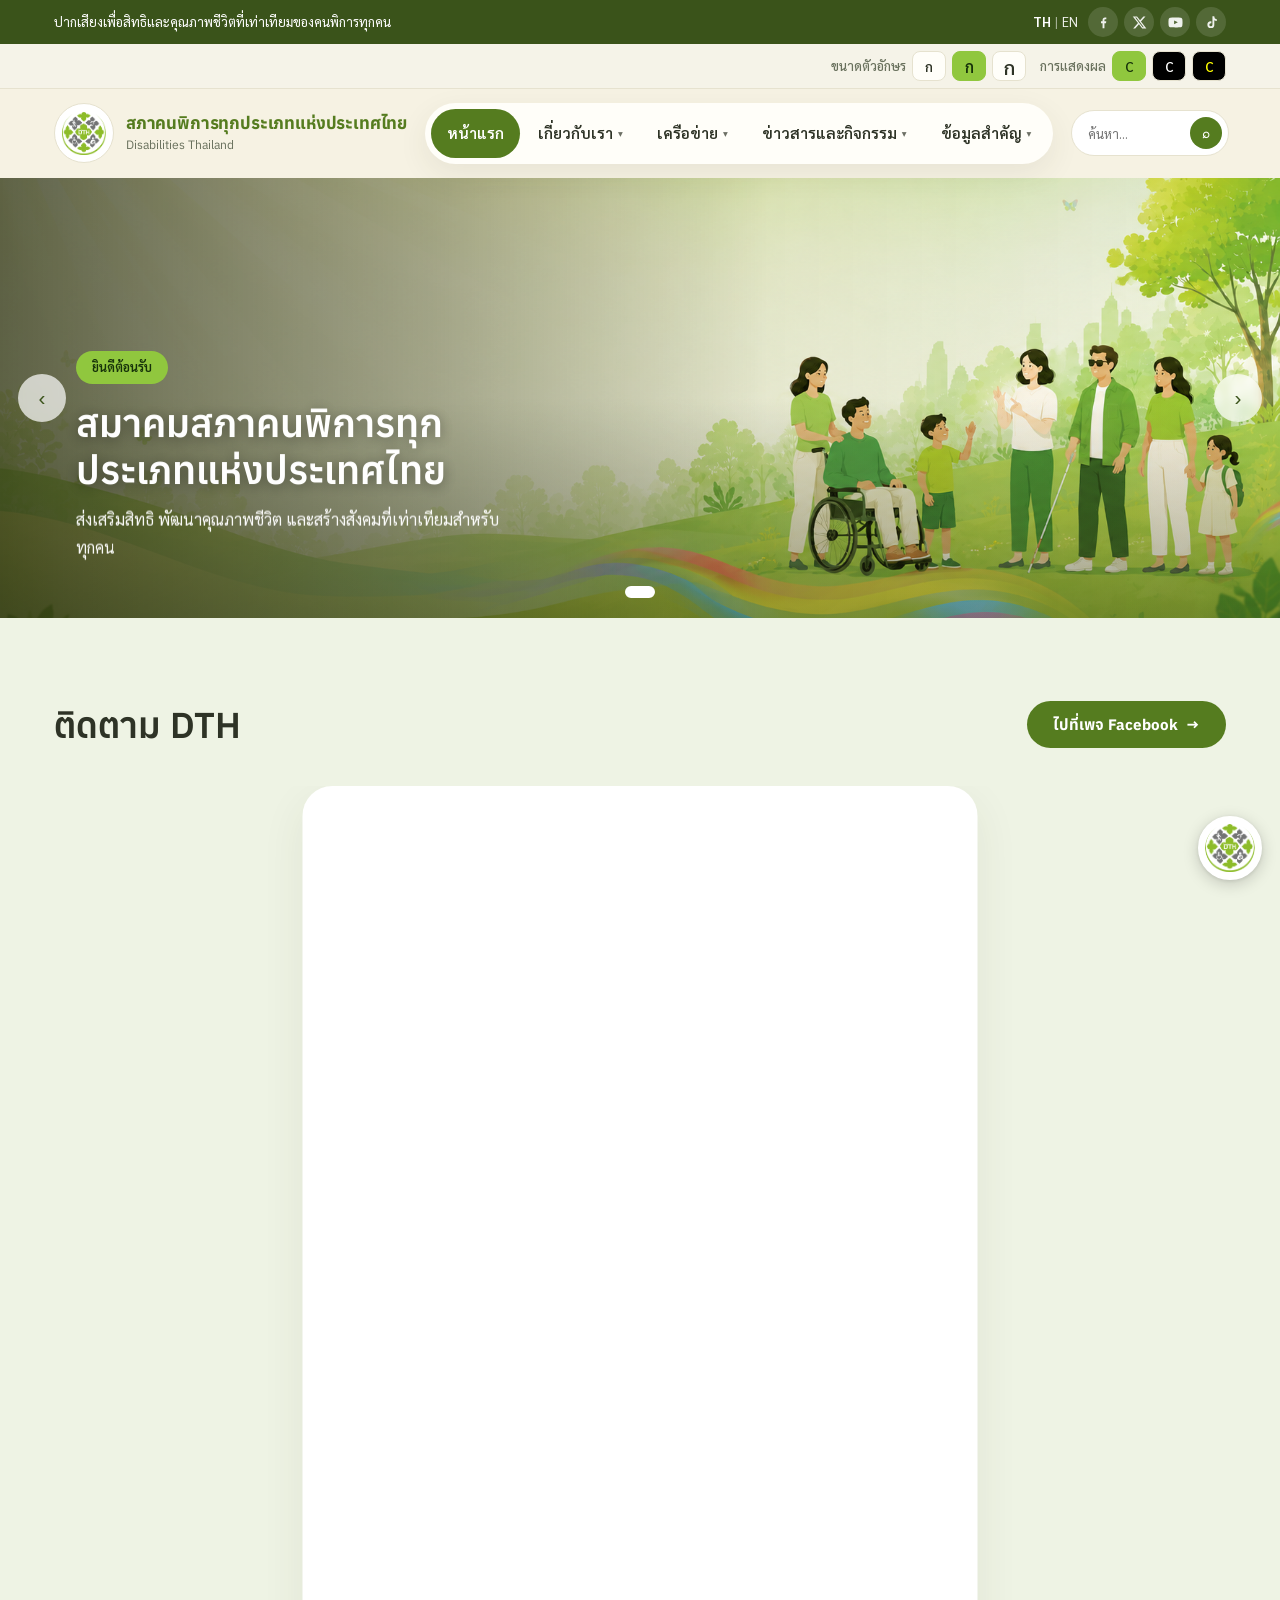
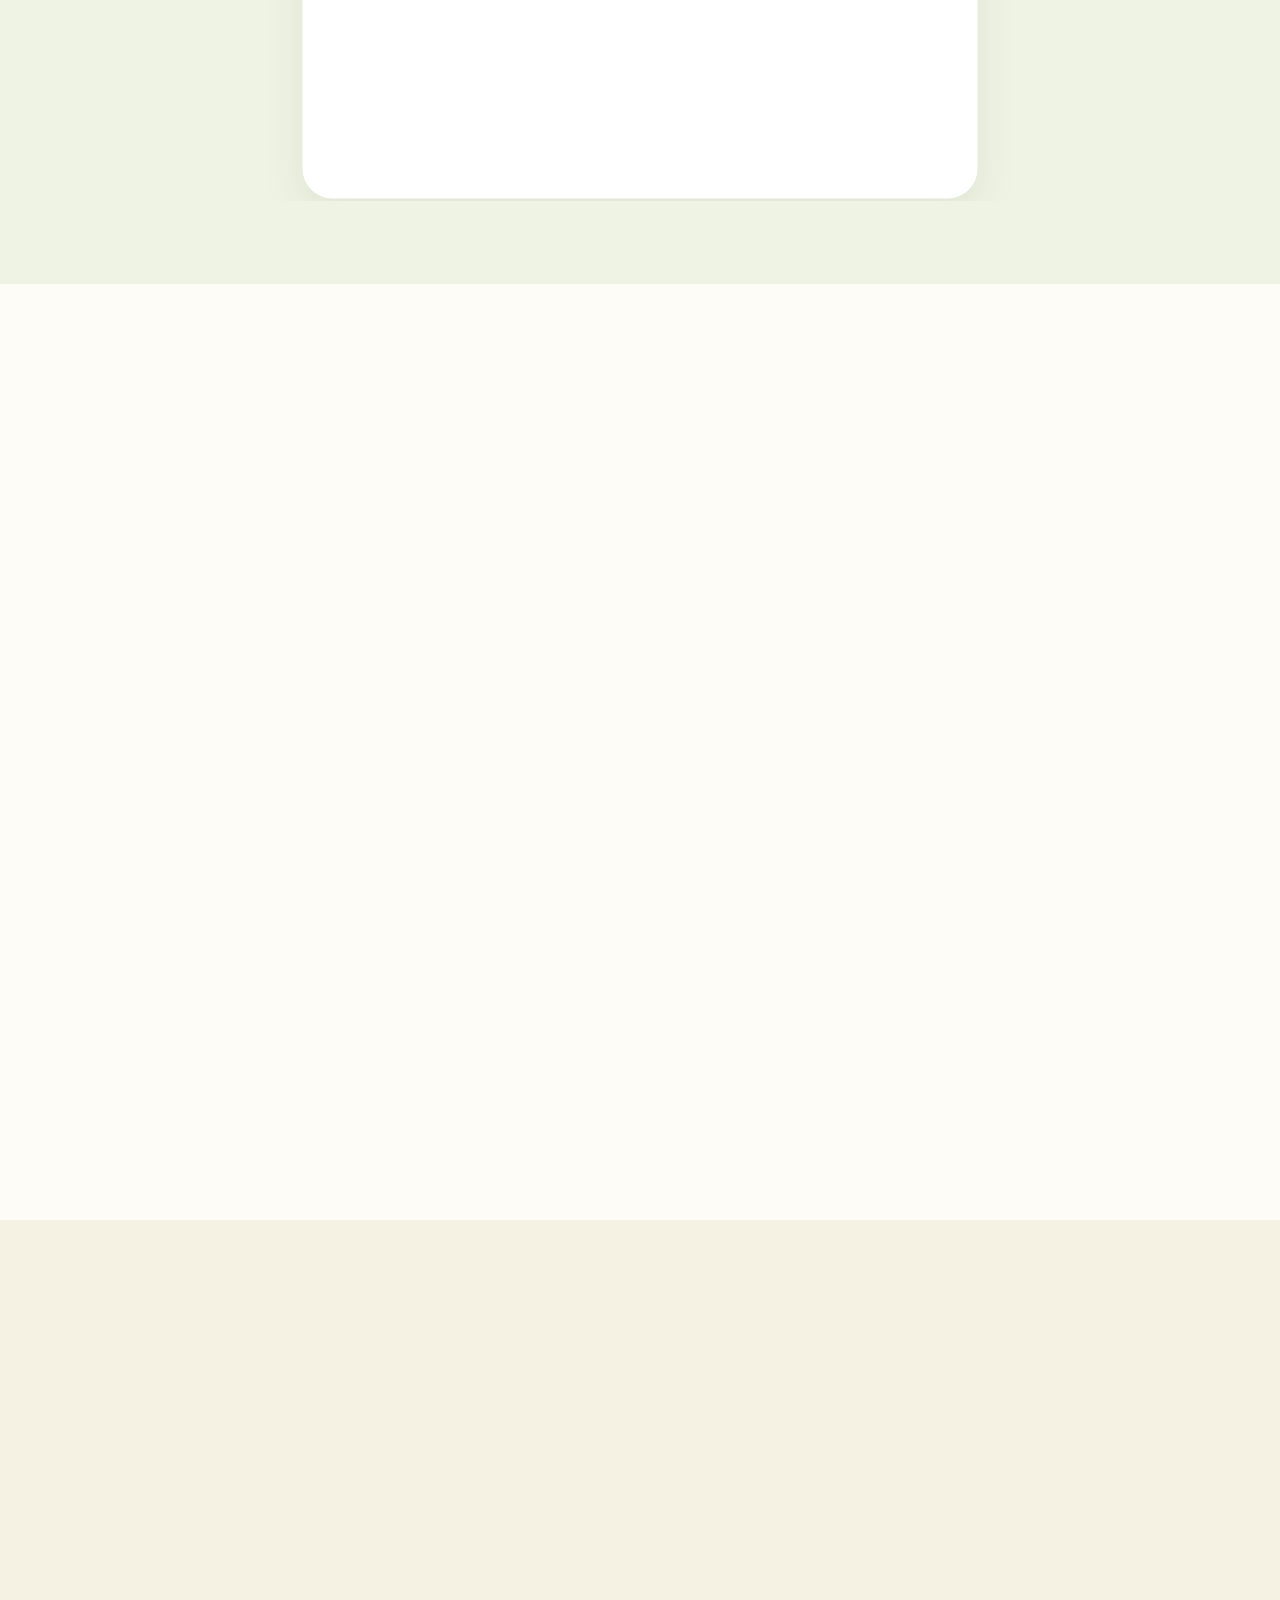
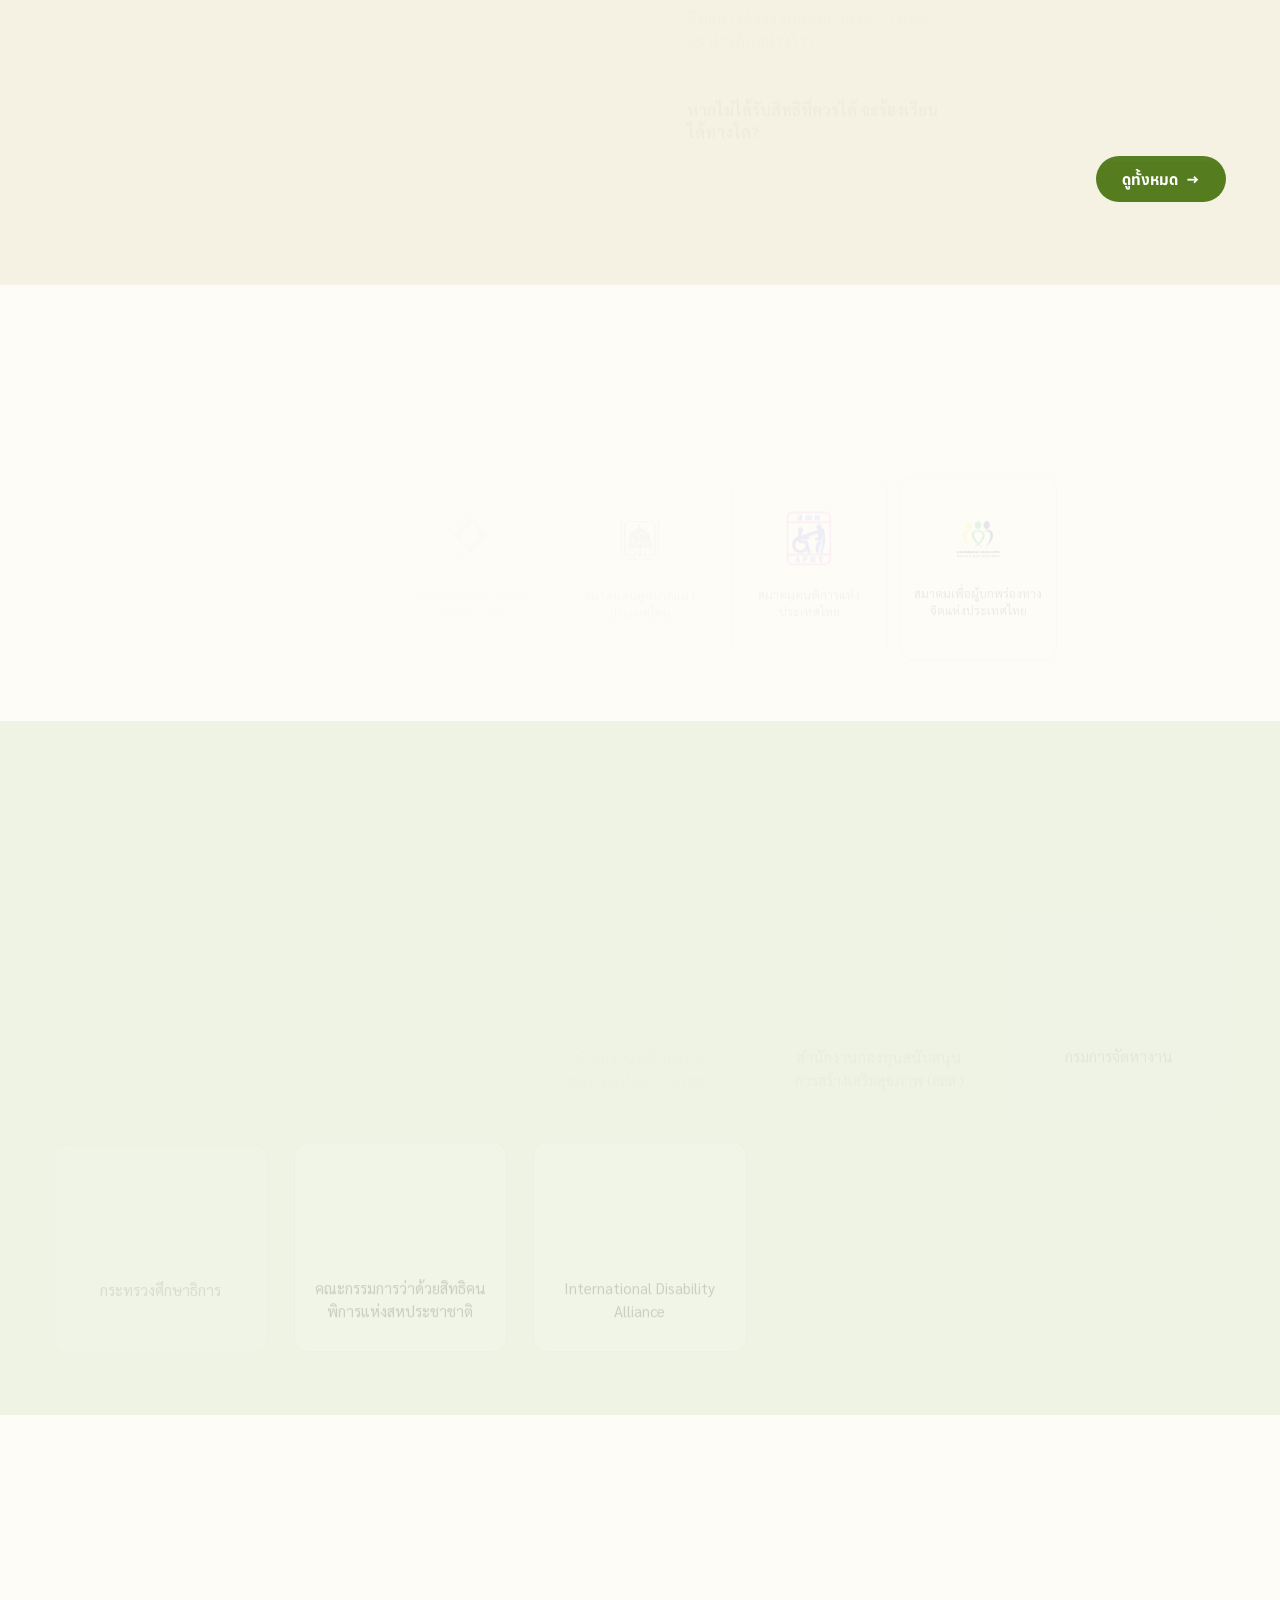
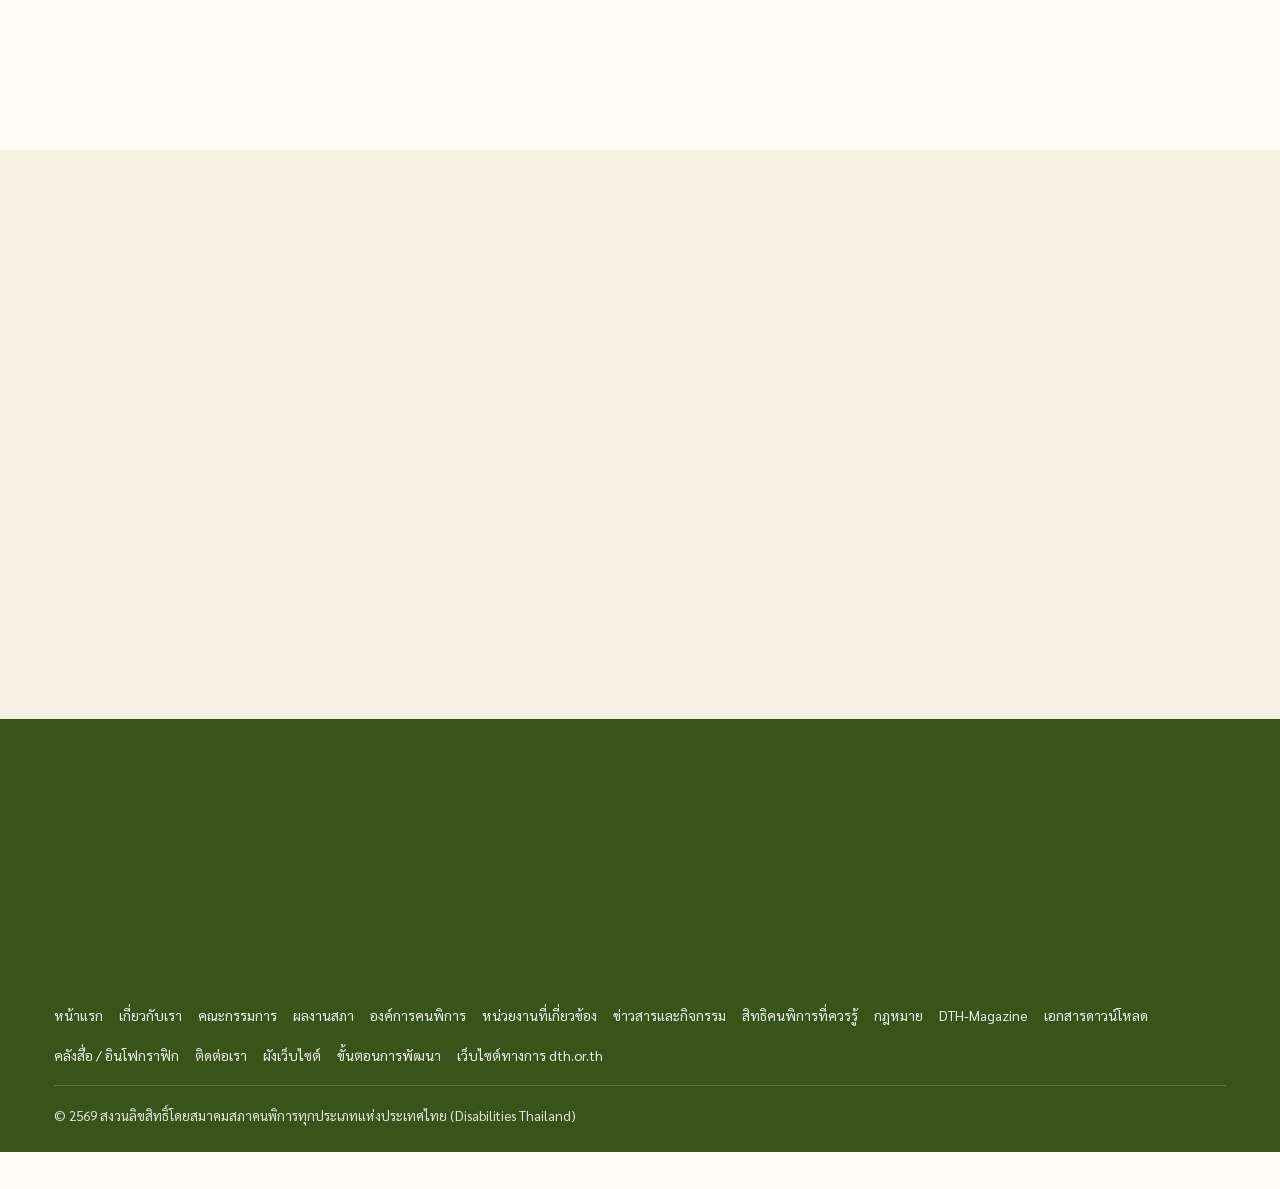
<file: index.html>
<!doctype html>
<html lang="th">
<head>
  <meta charset="utf-8">
  <meta name="viewport" content="width=device-width, initial-scale=1">
  <meta http-equiv="refresh" content="0; url=dth-v2.html">
  <title>Disabilities Thailand - DTH</title>
  <link rel="canonical" href="dth-v2.html">
</head>
<body>
  <p><a href="dth-v2.html">เปิดเว็บไซต์ Disabilities Thailand - DTH</a></p>
  <p><a href="dth-redesign.html">ดูดีไซน์เวอร์ชันก่อนหน้า</a></p>
</body>
</html>
</file>
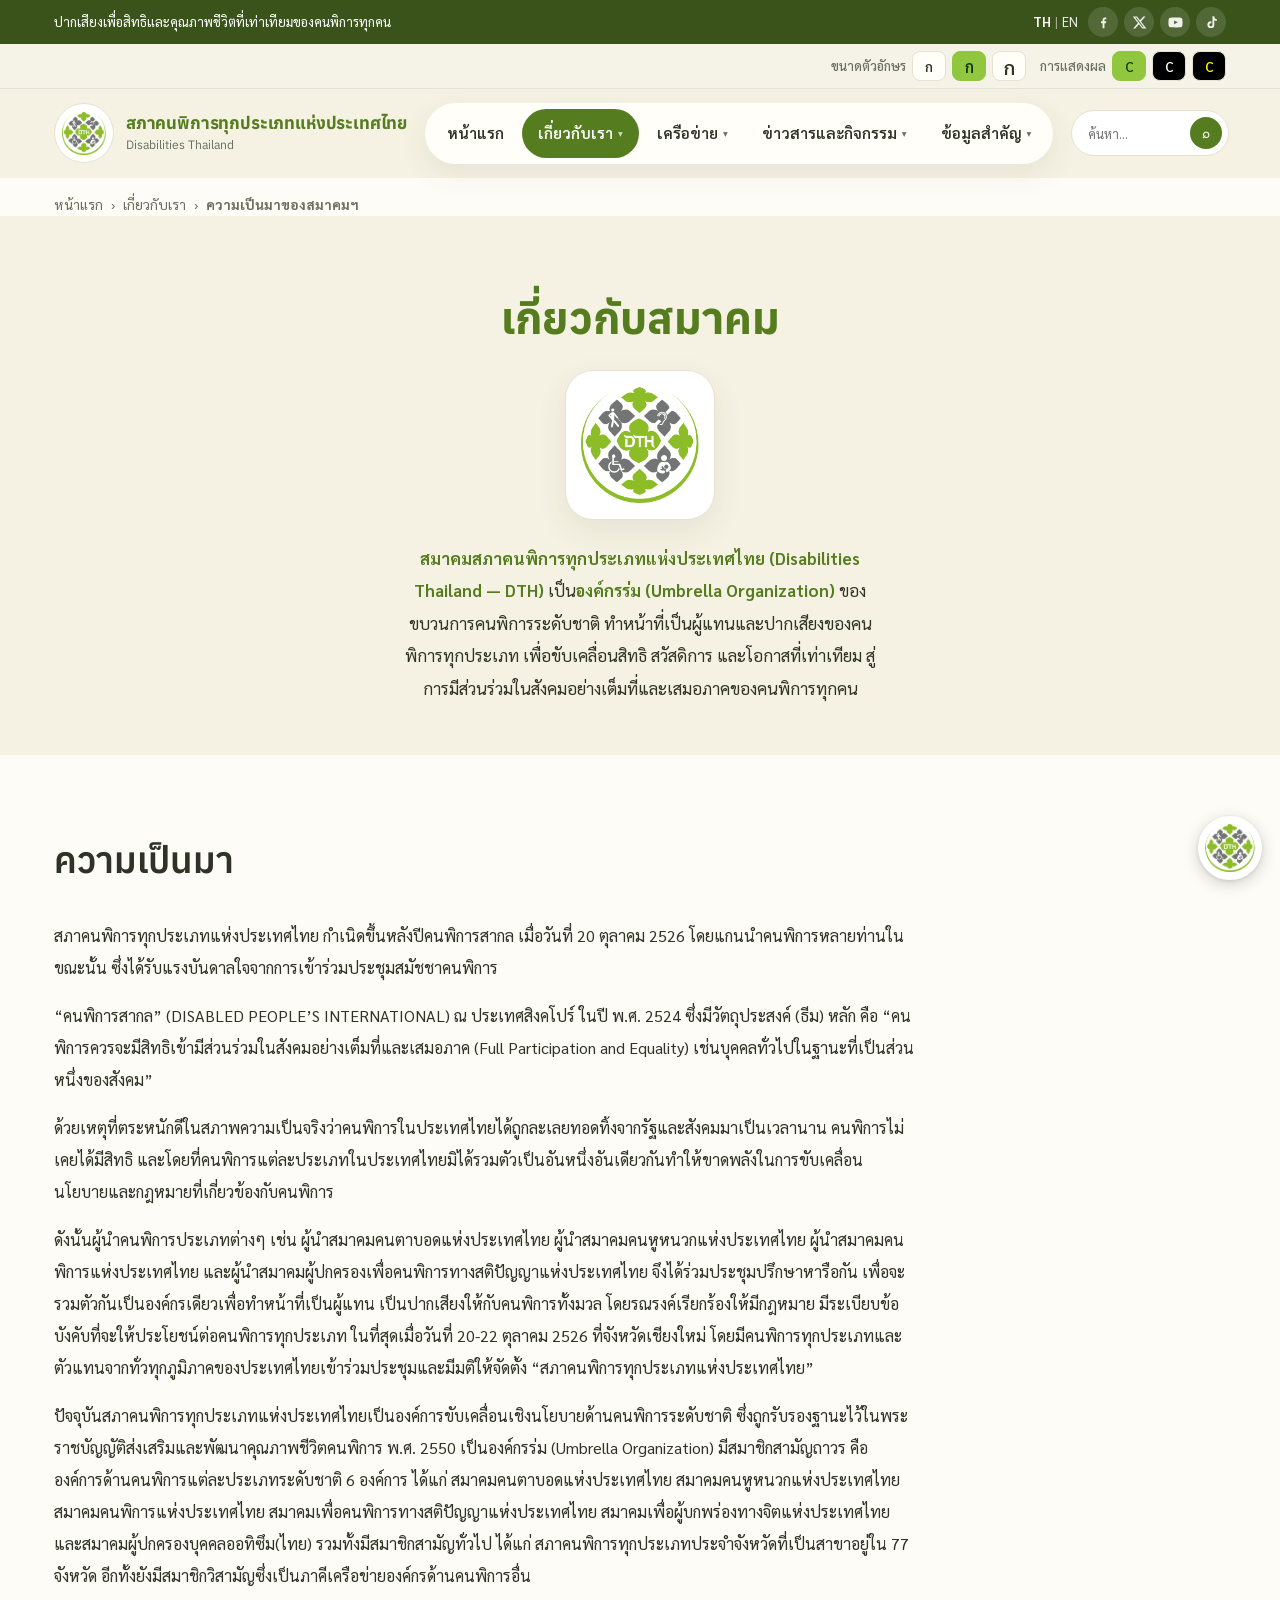
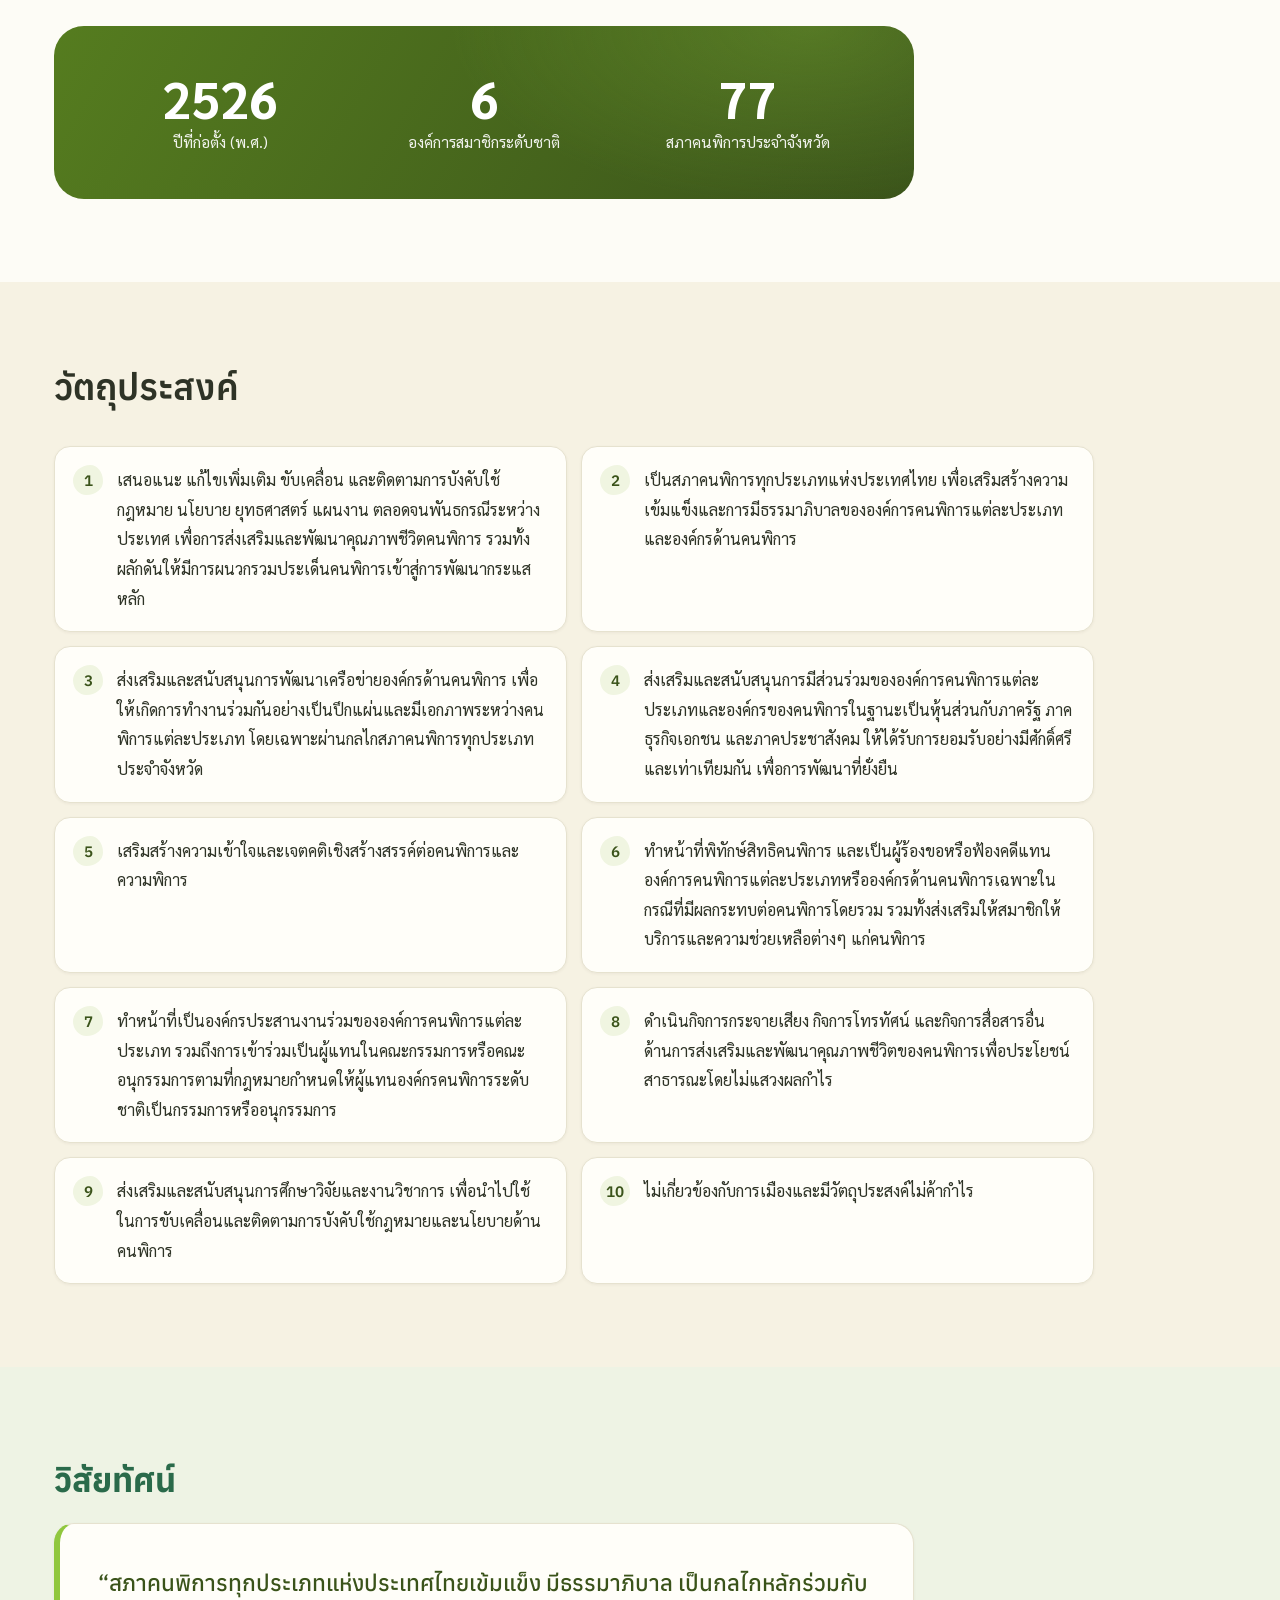
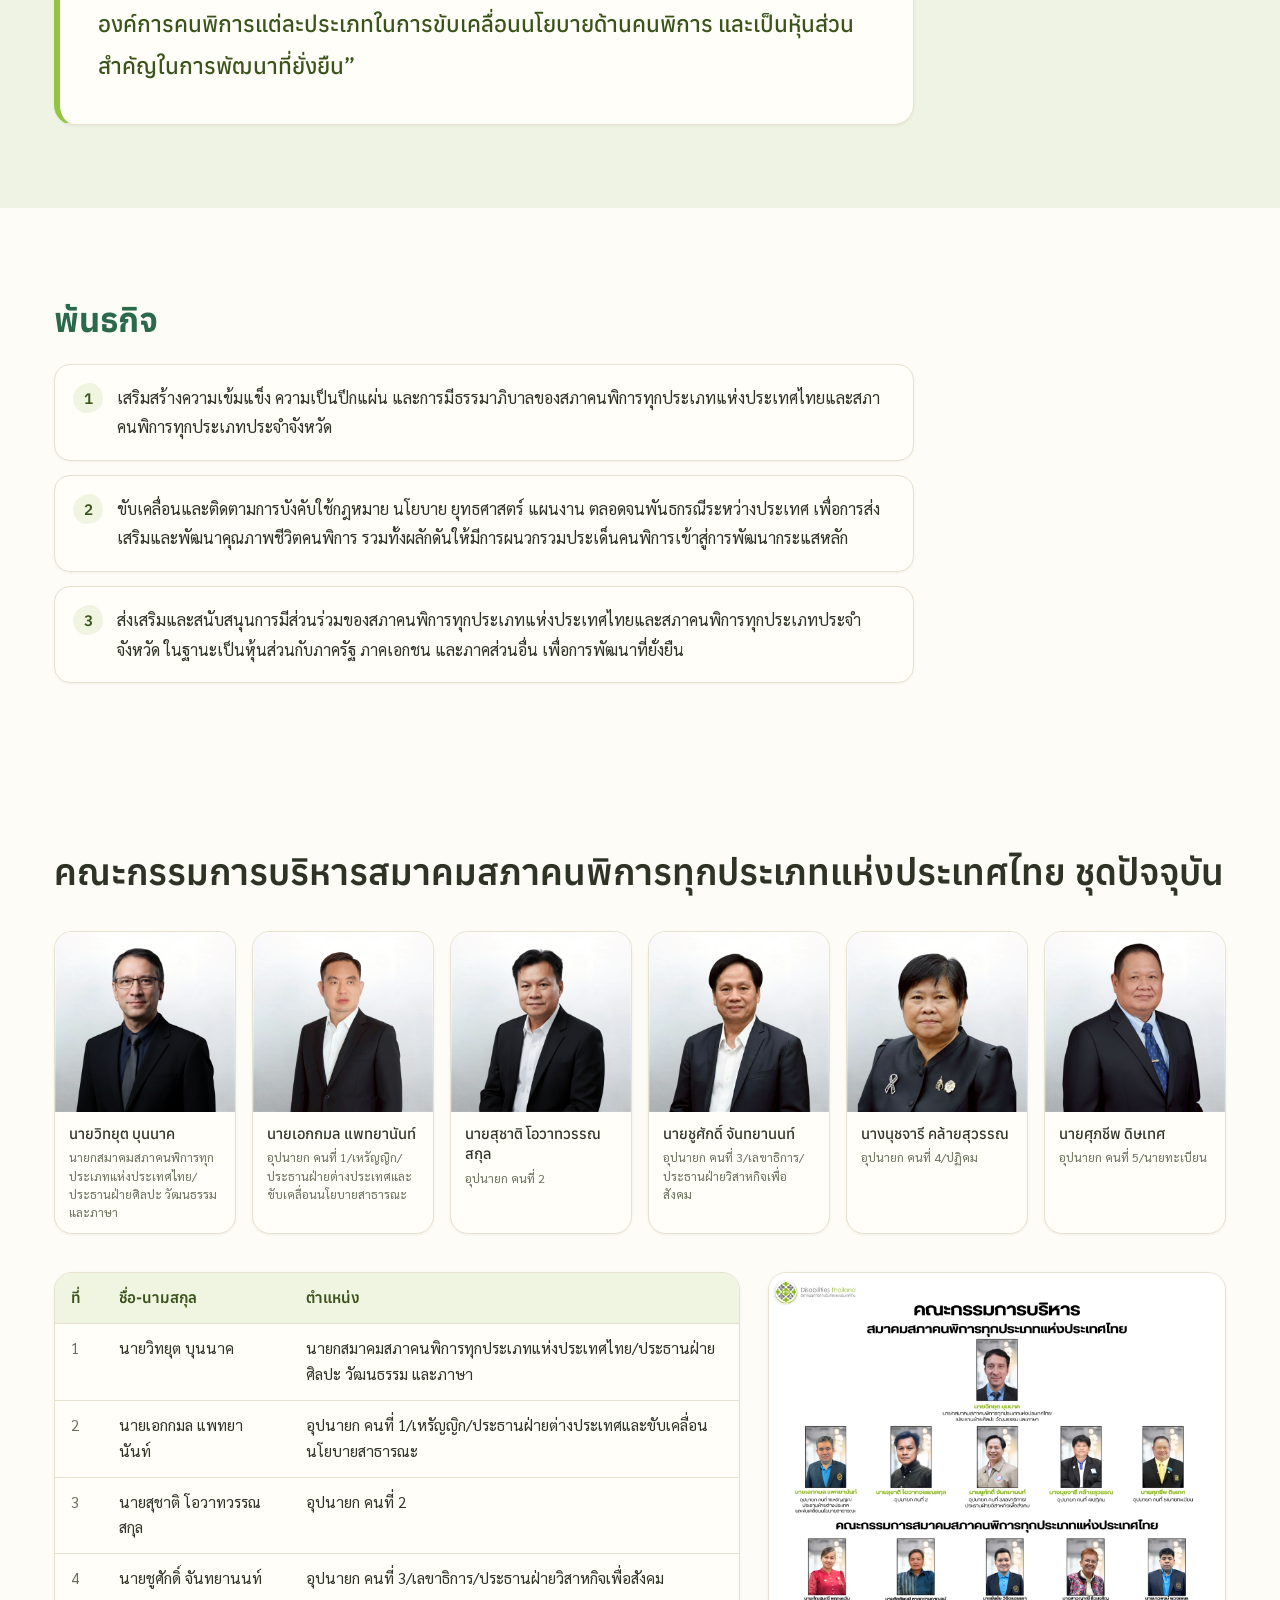
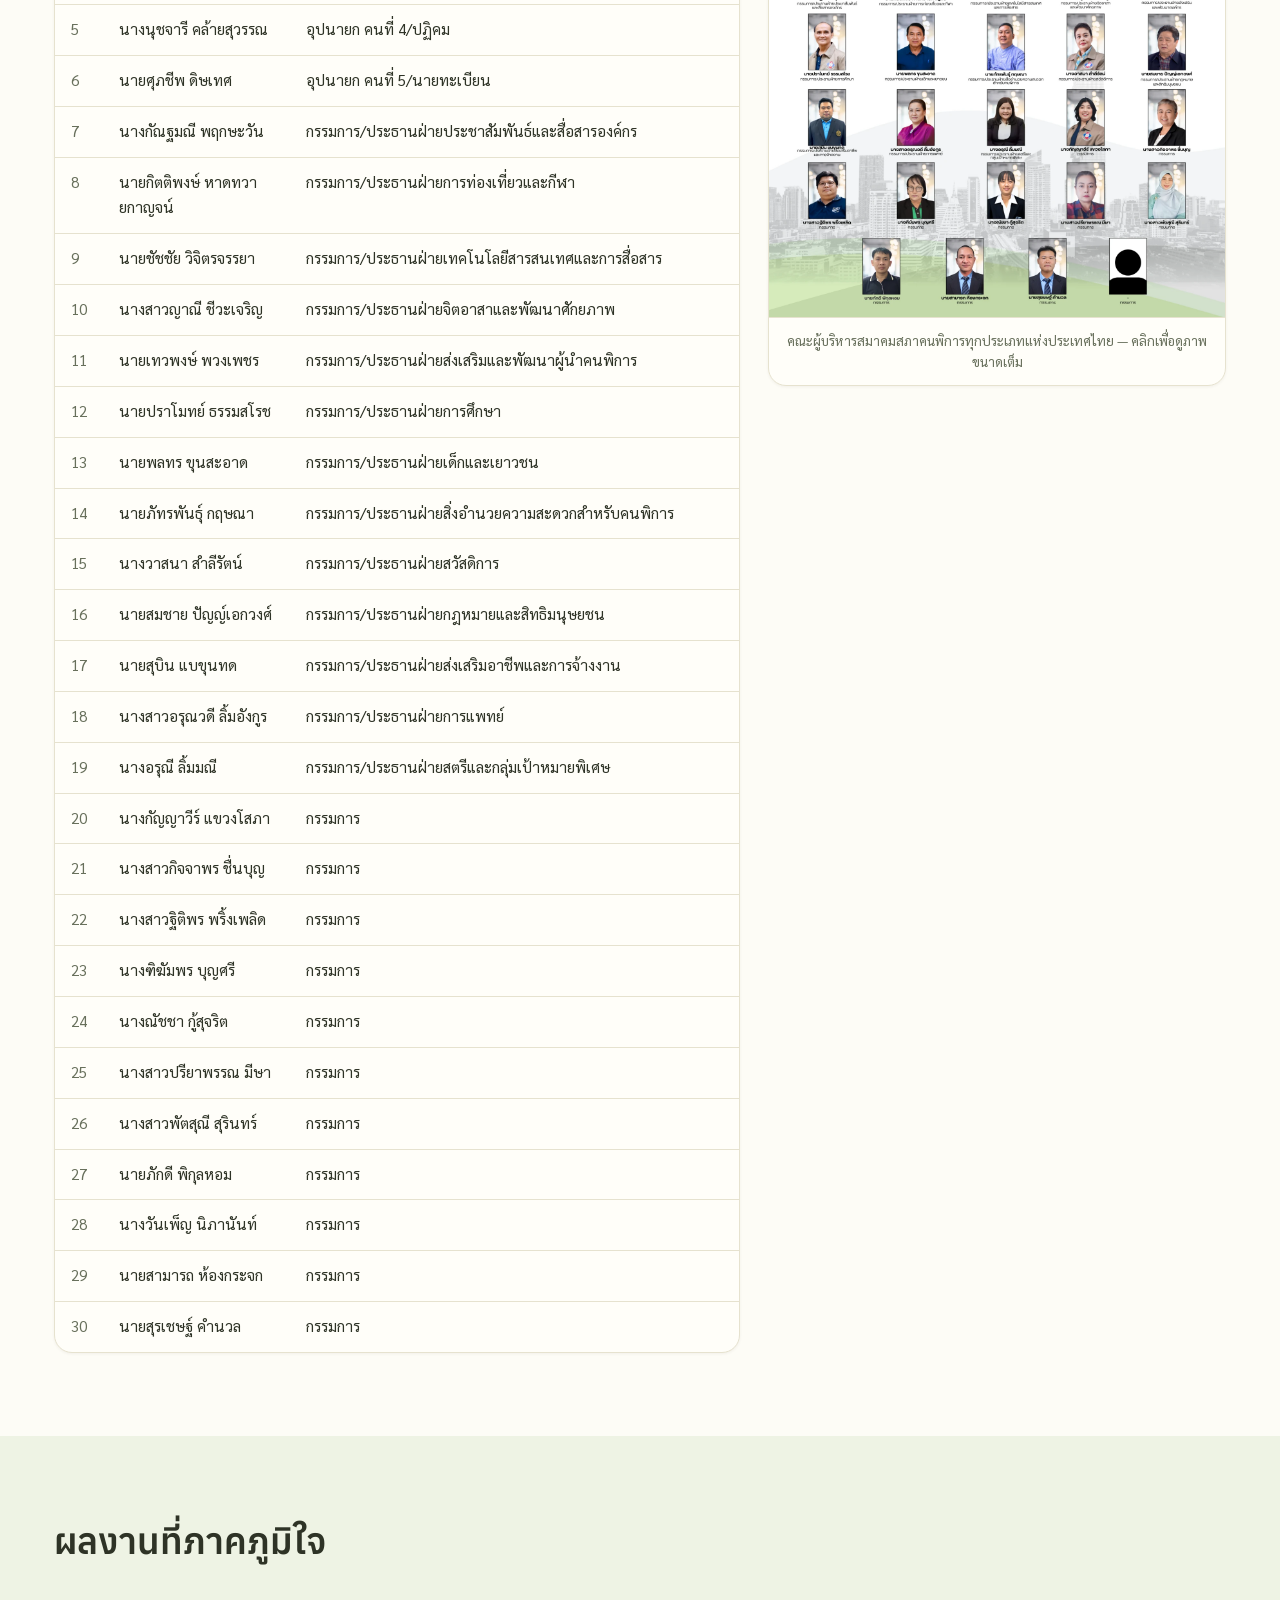
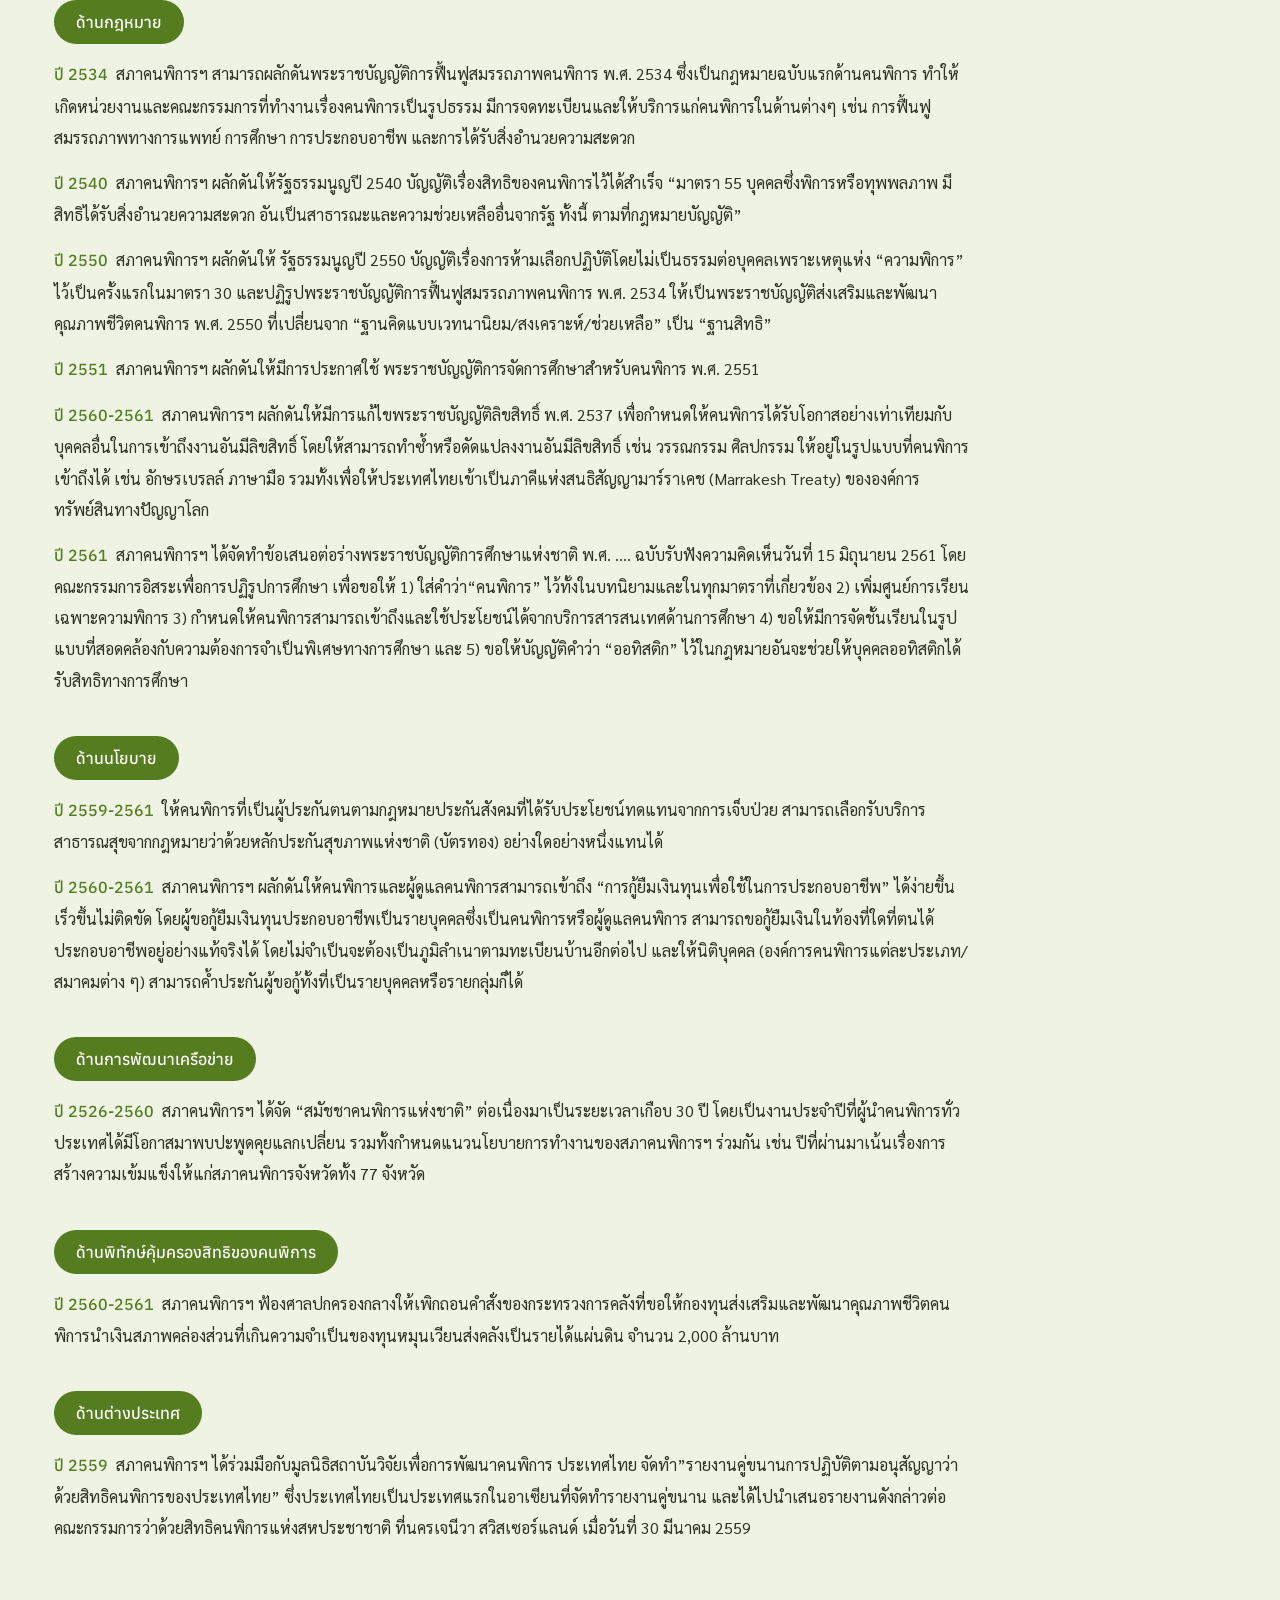
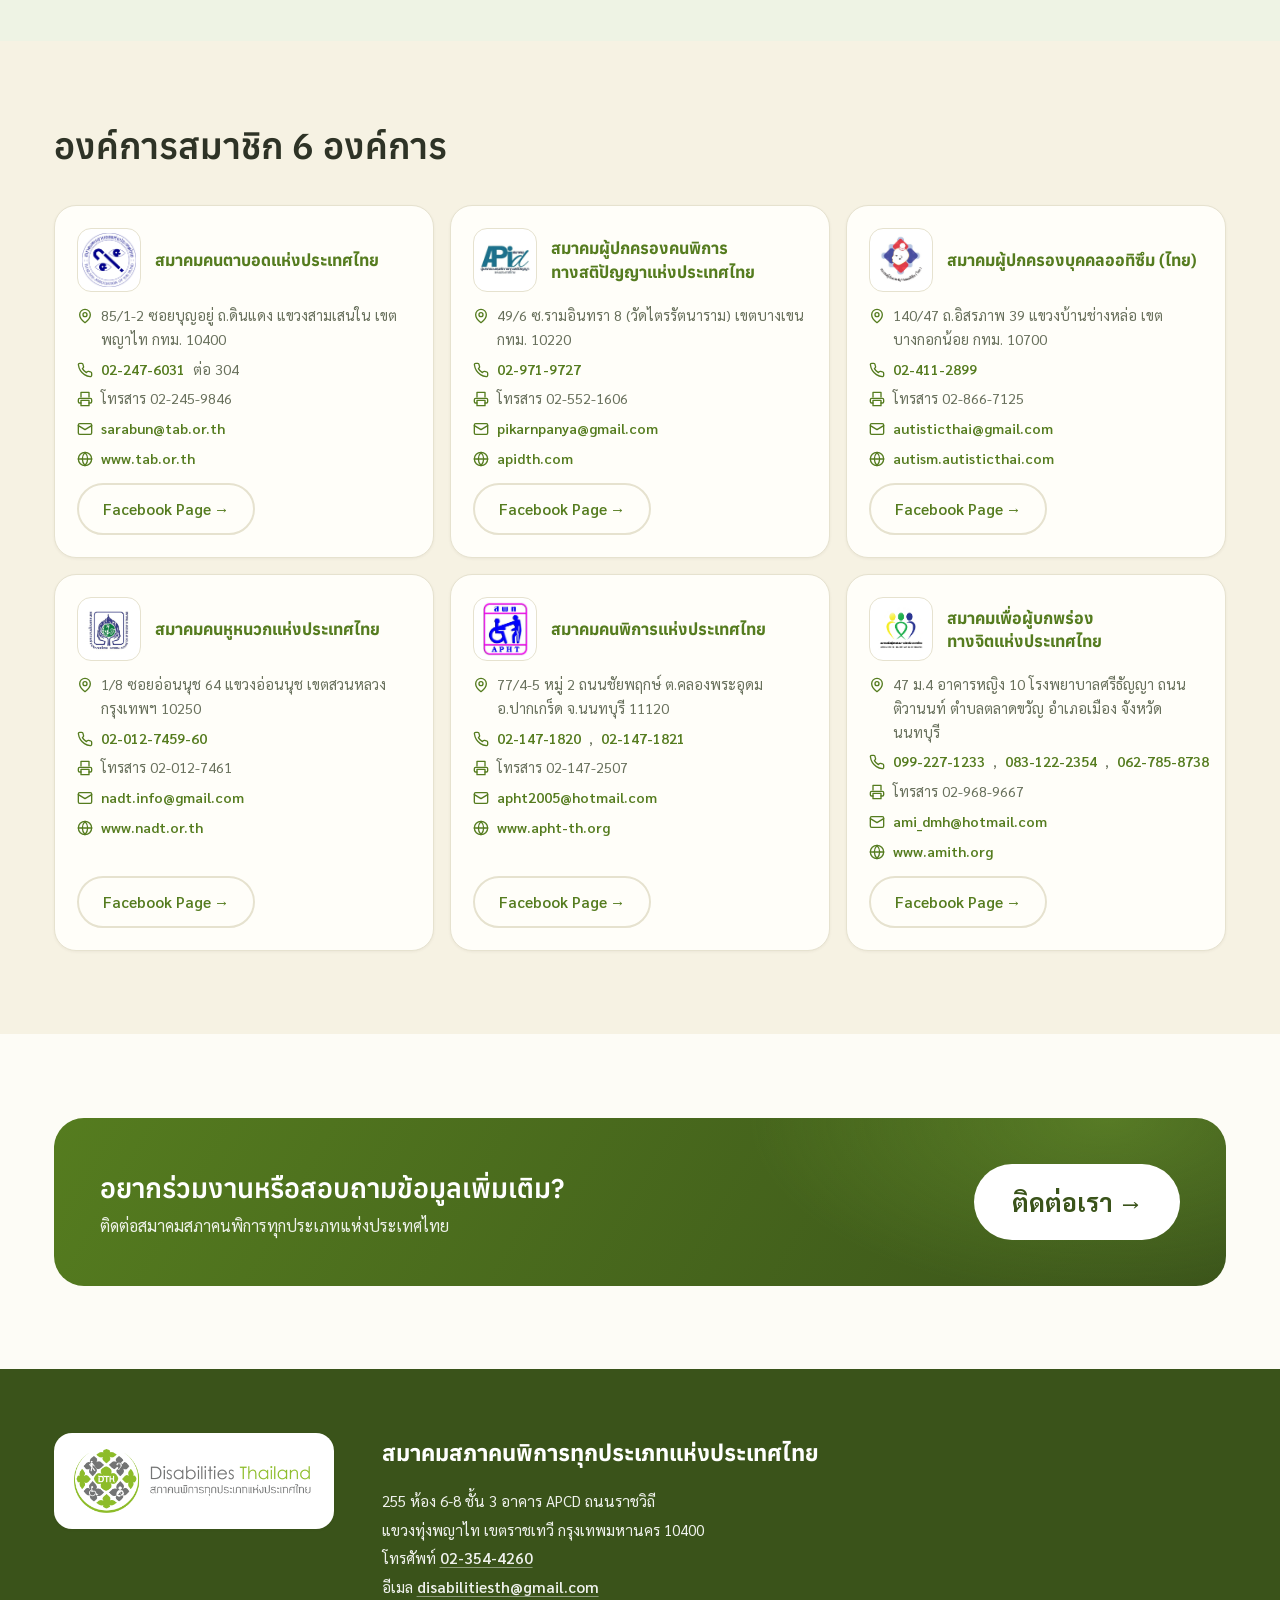
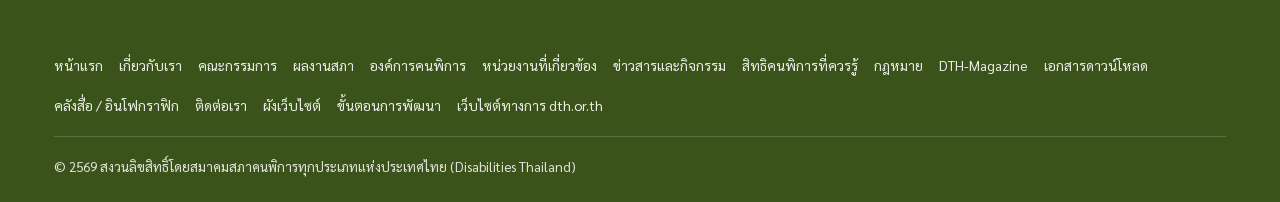
<file: about.html>
<!doctype html>
<html lang="th">
<head>
<meta charset="UTF-8">
<meta name="viewport" content="width=device-width, initial-scale=1">
<meta name="referrer" content="no-referrer">
<title>เกี่ยวกับสมาคม | สมาคมสภาคนพิการทุกประเภทแห่งประเทศไทย (DTH)</title>
<meta name="description" content="ประวัติความเป็นมา วิสัยทัศน์ พันธกิจ และองค์การสมาชิกของสมาคมสภาคนพิการทุกประเภทแห่งประเทศไทย (Disabilities Thailand)">
<meta property="og:title" content="เกี่ยวกับสมาคมสภาคนพิการทุกประเภทแห่งประเทศไทย (DTH)">
<meta property="og:description" content="องค์กรร่มของขบวนการคนพิการระดับชาติ — ปากเสียงเพื่อสิทธิและความเท่าเทียมของคนพิการทุกประเภท">
<meta property="og:type" content="website">
<meta property="og:locale" content="th_TH">
<link href="https://fonts.googleapis.com/css2?family=Anuphan:wght@400;500;600;700&family=Sarabun:wght@300;400;500;600;700&display=swap" rel="stylesheet">
<link rel="stylesheet" href="dth-v2.css?v=3">
</head>
<body>

<a href="#main" class="skip">ข้ามไปยังเนื้อหาหลัก</a>

<!-- ===== Top utility bar ===== -->
<div class="topbar">
  <div class="wrap">
    <div class="left"><span>ปากเสียงเพื่อสิทธิและคุณภาพชีวิตที่เท่าเทียมของคนพิการทุกคน</span></div>
    <div class="right">
      <span class="lang"><b>TH</b><span>|</span><a href="#">EN</a></span>
      <span class="top-social" aria-label="โซเชียลมีเดีย">
        <a href="https://www.facebook.com/share/1Ez81X9Yjh/" target="_blank" rel="noopener" aria-label="Facebook"><svg viewBox="0 0 24 24" aria-hidden="true"><path d="M13.5 21v-8h2.5l.4-3h-2.9V8.2c0-.9.3-1.5 1.5-1.5H16.5V4.1S15.4 4 14.3 4c-2.3 0-3.8 1.4-3.8 3.9V10H8v3h2.5v8h3Z"/></svg></a>
        <a href="https://x.com/disabilitiesth" target="_blank" rel="noopener" aria-label="X (Twitter)"><svg viewBox="0 0 24 24" aria-hidden="true"><path d="M18.24 2.25h3.31l-7.23 8.26L23 21.75h-6.66l-5.22-6.82-5.97 6.82H1.84l7.73-8.84L1.25 2.25h6.83l4.71 6.23 5.45-6.23Zm-1.16 17.52h1.83L7.01 4.13H5.04l12.04 15.64Z"/></svg></a>
        <a href="https://youtube.com/@disabilitiesthailand945" target="_blank" rel="noopener" aria-label="YouTube"><svg viewBox="0 0 24 24" aria-hidden="true"><path d="M23 7.5s-.22-1.55-.9-2.23c-.86-.9-1.82-.9-2.26-.96C16.7 4.05 12 4.05 12 4.05s-4.7 0-7.84.26c-.44.06-1.4.06-2.26.96C1.22 5.95 1 7.5 1 7.5S.77 9.31.77 11.13v1.7C.77 14.65 1 16.46 1 16.46s.22 1.55.9 2.23c.86.9 1.99.87 2.49.97 1.8.17 7.61.22 7.61.22s4.7-.01 7.84-.27c.44-.06 1.4-.06 2.26-.96.68-.68.9-2.23.9-2.23s.23-1.81.23-3.63v-1.7c0-1.82-.23-3.63-.23-3.63ZM9.75 14.6V8.74l6.02 2.94-6.02 2.92Z"/></svg></a>
        <a href="https://www.tiktok.com/@disabilitiesth" target="_blank" rel="noopener" aria-label="TikTok"><svg viewBox="0 0 24 24" aria-hidden="true"><path d="M16.5 2h-3v13.5a2.5 2.5 0 1 1-2.5-2.5c.27 0 .53.04.78.12V9.9a5.6 5.6 0 0 0-.78-.06A5.55 5.55 0 1 0 16.5 15V8.4a6.86 6.86 0 0 0 4 1.28V6.6a3.86 3.86 0 0 1-4-3.83V2Z"/></svg></a>
      </span>
    </div>
  </div>
</div>

<!-- ===== Accessibility bar ===== -->
<div class="a11y-bar" role="region" aria-label="ปรับการแสดงผลเพื่อการเข้าถึง">
  <div class="wrap">
    <div class="a11y-group">
      <span>ขนาดตัวอักษร</span>
      <button class="a11y-btn" data-fs=".9" aria-label="อักษรขนาดเล็ก">ก</button>
      <button class="a11y-btn active" data-fs="1" aria-label="อักษรขนาดปกติ" style="font-size:1rem">ก</button>
      <button class="a11y-btn" data-fs="1.18" aria-label="อักษรขนาดใหญ่" style="font-size:1.2rem">ก</button>
    </div>
    <div class="a11y-group">
      <span>การแสดงผล</span>
      <button class="a11y-btn active" data-theme="" aria-label="แสดงผลปกติ">C</button>
      <button class="a11y-btn sw-white" data-theme="hc-white" aria-label="อักษรขาวพื้นดำ">C</button>
      <button class="a11y-btn sw-yellow" data-theme="hc-yellow" aria-label="อักษรเหลืองพื้นดำ">C</button>
    </div>
  </div>
</div>

<!-- ===== Header ===== -->
<header class="site" id="top">
  <div class="nav">
    <a href="dth-v2.html" class="brand" aria-label="หน้าแรก สมาคมสภาคนพิการทุกประเภทแห่งประเทศไทย">
      <span class="logo"><img src="Pic/dth-logo.png" alt="โลโก้ Disabilities Thailand" onerror="this.style.display='none'"></span>
      <span class="name"><b>สภาคนพิการทุกประเภทแห่งประเทศไทย</b><span>Disabilities Thailand</span></span>
    </a>
    <nav class="nav-pill" id="menu" aria-label="เมนูหลัก">
      <a href="dth-v2.html">หน้าแรก</a>
      <div class="has-sub">
        <a href="about.html" class="active" aria-haspopup="true" aria-expanded="false">เกี่ยวกับเรา <span class="caret" aria-hidden="true">▾</span></a>
        <div class="sub">
          <a href="about.html#history">ความเป็นมา</a>
          <a href="about.html#board">คณะกรรมการ</a>
          <a href="staff.html">เจ้าหน้าที่สมาคม</a>
          <a href="about.html#milestones">ผลงานสภา</a>
          <a href="regulations.html">ข้อบังคับ/ระเบียบ</a>
          <a href="dth-v2.html#contact">ติดต่อเรา</a>
        </div>
      </div>
      <div class="has-sub">
        <a href="dth-v2.html#network" aria-haspopup="true" aria-expanded="false">เครือข่าย <span class="caret" aria-hidden="true">▾</span></a>
        <div class="sub">
          <a href="about.html#members">องค์การคนพิการ</a>
          <a href="provinces.html">สภาฯ ประจำจังหวัด</a>
          <a href="dth-v2.html#network">หน่วยงานที่เกี่ยวข้อง</a>
        </div>
      </div>
      <div class="has-sub">
        <a href="news.html" aria-haspopup="true" aria-expanded="false">ข่าวสารและกิจกรรม <span class="caret" aria-hidden="true">▾</span></a>
        <div class="sub">
          <a href="news.html?cat=pr">ข่าวประชาสัมพันธ์</a>
          <a href="news.html?cat=activity">กิจกรรม</a>
          <a href="news.html?cat=report">รายงานประจำปี</a>
        </div>
      </div>
      <div class="has-sub">
        <a href="dth-v2.html#rights" aria-haspopup="true" aria-expanded="false">ข้อมูลสำคัญ <span class="caret" aria-hidden="true">▾</span></a>
        <div class="sub">
          <a href="proposals.html">ข้อเสนอ</a>
          <a href="media.html?cat=law">กฎหมาย</a>
          <a href="media.html?cat=magazine">DTH-Magazine</a>
          <a href="dth-v2.html#rights">สิทธิคนพิการที่ควรรู้</a>
          <a href="dth-v2.html#qa">คำถามที่พบบ่อย</a>
          <a href="media.html">คลังสื่อ / อินโฟกราฟิก</a>
        </div>
      </div>
    </nav>
    <div class="nav-actions">
      <div class="search-mini" role="search">
        <input type="text" placeholder="ค้นหา…" aria-label="ค้นหา">
        <button aria-label="ค้นหา">⌕</button>
      </div>
    </div>
    <button class="burger" id="burger" aria-label="เปิดเมนู" aria-expanded="false"><span></span><span></span><span></span></button>
  </div>
</header>

<!-- ===== Breadcrumb ===== -->
<nav class="breadcrumb" aria-label="เส้นทางนำทาง">
  <div class="wrap"><a href="dth-v2.html">หน้าแรก</a> <span aria-hidden="true">›</span> <span>เกี่ยวกับเรา</span> <span aria-hidden="true">›</span> <strong>ความเป็นมาของสมาคมฯ</strong></div>
</nav>

<!-- ===== Page hero ===== -->
<section class="page-hero">
  <div class="ic-row"><span class="ic" aria-hidden="true">🧩</span><h1>เกี่ยวกับสมาคม</h1></div>
  <div class="logo-badge"><img src="Pic/dth-logo.png" alt="โลโก้สมาคมสภาคนพิการทุกประเภทแห่งประเทศไทย" onerror="this.parentElement.textContent='DTH'"></div>
  <p class="lead">
    <strong>สมาคมสภาคนพิการทุกประเภทแห่งประเทศไทย (Disabilities Thailand — DTH)</strong>
    เป็น<strong>องค์กรร่ม (Umbrella Organization)</strong> ของขบวนการคนพิการระดับชาติ
    ทำหน้าที่เป็นผู้แทนและปากเสียงของคนพิการทุกประเภท เพื่อขับเคลื่อนสิทธิ สวัสดิการ
    และโอกาสที่เท่าเทียม สู่การมีส่วนร่วมในสังคมอย่างเต็มที่และเสมอภาคของคนพิการทุกคน
  </p>
</section>

<main id="main">

<!-- ===== History (ข้อความทางการจาก dth.or.th/about — คงเนื้อหาครบถ้วน) ===== -->
<section class="block" id="history">
  <div class="wrap">
    <div class="kicker"><span class="ic" aria-hidden="true">📜</span><h2>ความเป็นมา</h2></div>
    <div class="prose">
      <p>สภาคนพิการทุกประเภทแห่งประเทศไทย กำเนิดขึ้นหลังปีคนพิการสากล เมื่อวันที่ 20 ตุลาคม 2526 โดยแกนนำคนพิการหลายท่านในขณะนั้น ซึ่งได้รับแรงบันดาลใจจากการเข้าร่วมประชุมสมัชชาคนพิการ</p>
      <p>“คนพิการสากล” (DISABLED PEOPLE’S INTERNATIONAL) ณ ประเทศสิงคโปร์ ในปี พ.ศ. 2524 ซึ่งมีวัตถุประสงค์ (ธีม) หลัก คือ “คนพิการควรจะมีสิทธิเข้ามีส่วนร่วมในสังคมอย่างเต็มที่และเสมอภาค (Full Participation and Equality) เช่นบุคคลทั่วไปในฐานะที่เป็นส่วนหนึ่งของสังคม”</p>
      <p>ด้วยเหตุที่ตระหนักดีในสภาพความเป็นจริงว่าคนพิการในประเทศไทยได้ถูกละเลยทอดทิ้งจากรัฐและสังคมมาเป็นเวลานาน คนพิการไม่เคยได้มีสิทธิ และโดยที่คนพิการแต่ละประเภทในประเทศไทยมิได้รวมตัวเป็นอันหนึ่งอันเดียวกันทำให้ขาดพลังในการขับเคลื่อนนโยบายและกฎหมายที่เกี่ยวข้องกับคนพิการ</p>
      <p>ดังนั้นผู้นำคนพิการประเภทต่างๆ เช่น ผู้นำสมาคมคนตาบอดแห่งประเทศไทย ผู้นำสมาคมคนหูหนวกแห่งประเทศไทย ผู้นำสมาคมคนพิการแห่งประเทศไทย และผู้นำสมาคมผู้ปกครองเพื่อคนพิการทางสติปัญญาแห่งประเทศไทย จึงได้ร่วมประชุมปรึกษาหารือกัน เพื่อจะรวมตัวกันเป็นองค์กรเดียวเพื่อทำหน้าที่เป็นผู้แทน เป็นปากเสียงให้กับคนพิการทั้งมวล โดยรณรงค์เรียกร้องให้มีกฎหมาย มีระเบียบข้อบังคับที่จะให้ประโยชน์ต่อคนพิการทุกประเภท ในที่สุดเมื่อวันที่ 20-22 ตุลาคม 2526 ที่จังหวัดเชียงใหม่ โดยมีคนพิการทุกประเภทและตัวแทนจากทั่วทุกภูมิภาคของประเทศไทยเข้าร่วมประชุมและมีมติให้จัดตั้ง “สภาคนพิการทุกประเภทแห่งประเทศไทย”</p>
      <p>ปัจจุบันสภาคนพิการทุกประเภทแห่งประเทศไทยเป็นองค์การขับเคลื่อนเชิงนโยบายด้านคนพิการระดับชาติ ซึ่งถูกรับรองฐานะไว้ในพระราชบัญญัติส่งเสริมและพัฒนาคุณภาพชีวิตคนพิการ พ.ศ. 2550 เป็นองค์กรร่ม (Umbrella Organization) มีสมาชิกสามัญถาวร คือ องค์การด้านคนพิการแต่ละประเภทระดับชาติ 6 องค์การ ได้แก่ สมาคมคนตาบอดแห่งประเทศไทย สมาคมคนหูหนวกแห่งประเทศไทย สมาคมคนพิการแห่งประเทศไทย สมาคมเพื่อคนพิการทางสติปัญญาแห่งประเทศไทย สมาคมเพื่อผู้บกพร่องทางจิตแห่งประเทศไทย และสมาคมผู้ปกครองบุคคลออทิซึม(ไทย) รวมทั้งมีสมาชิกสามัญทั่วไป ได้แก่ สภาคนพิการทุกประเภทประจำจังหวัดที่เป็นสาขาอยู่ใน 77 จังหวัด อีกทั้งยังมีสมาชิกวิสามัญซึ่งเป็นภาคีเครือข่ายองค์กรด้านคนพิการอื่น</p>
      <div class="about-stat">
        <div><div class="num">2526</div><div class="lab">ปีที่ก่อตั้ง (พ.ศ.)</div></div>
        <div><div class="num">6</div><div class="lab">องค์การสมาชิกระดับชาติ</div></div>
        <div><div class="num">77</div><div class="lab">สภาคนพิการประจำจังหวัด</div></div>
      </div>
    </div>
  </div>
</section>

<!-- ===== Objectives (ข้อบังคับฯ ข้อ 4 — คงเนื้อหาครบถ้วน) ===== -->
<section class="block wash-leaf">
  <div class="wrap">
    <div class="kicker"><span class="ic" aria-hidden="true">🧭</span><h2>วัตถุประสงค์</h2></div>
    <ol class="obj-list">
      <li>เสนอแนะ แก้ไขเพิ่มเติม ขับเคลื่อน และติดตามการบังคับใช้ กฎหมาย นโยบาย ยุทธศาสตร์ แผนงาน ตลอดจนพันธกรณีระหว่างประเทศ เพื่อการส่งเสริมและพัฒนาคุณภาพชีวิตคนพิการ รวมทั้งผลักดันให้มีการผนวกรวมประเด็นคนพิการเข้าสู่การพัฒนากระแสหลัก</li>
      <li>เป็นสภาคนพิการทุกประเภทแห่งประเทศไทย เพื่อเสริมสร้างความเข้มแข็งและการมีธรรมาภิบาลขององค์การคนพิการแต่ละประเภทและองค์กรด้านคนพิการ</li>
      <li>ส่งเสริมและสนับสนุนการพัฒนาเครือข่ายองค์กรด้านคนพิการ เพื่อให้เกิดการทำงานร่วมกันอย่างเป็นปึกแผ่นและมีเอกภาพระหว่างคนพิการแต่ละประเภท โดยเฉพาะผ่านกลไกสภาคนพิการทุกประเภทประจำจังหวัด</li>
      <li>ส่งเสริมและสนับสนุนการมีส่วนร่วมขององค์การคนพิการแต่ละประเภทและองค์กรของคนพิการในฐานะเป็นหุ้นส่วนกับภาครัฐ ภาคธุรกิจเอกชน และภาคประชาสังคม ให้ได้รับการยอมรับอย่างมีศักดิ์ศรีและเท่าเทียมกัน เพื่อการพัฒนาที่ยั่งยืน</li>
      <li>เสริมสร้างความเข้าใจและเจตคติเชิงสร้างสรรค์ต่อคนพิการและความพิการ</li>
      <li>ทำหน้าที่พิทักษ์สิทธิคนพิการ และเป็นผู้ร้องขอหรือฟ้องคดีแทนองค์การคนพิการแต่ละประเภทหรือองค์กรด้านคนพิการเฉพาะในกรณีที่มีผลกระทบต่อคนพิการโดยรวม รวมทั้งส่งเสริมให้สมาชิกให้บริการและความช่วยเหลือต่างๆ แก่คนพิการ</li>
      <li>ทำหน้าที่เป็นองค์กรประสานงานร่วมขององค์การคนพิการแต่ละประเภท รวมถึงการเข้าร่วมเป็นผู้แทนในคณะกรรมการหรือคณะอนุกรรมการตามที่กฎหมายกำหนดให้ผู้แทนองค์กรคนพิการระดับชาติเป็นกรรมการหรืออนุกรรมการ</li>
      <li>ดำเนินกิจการกระจายเสียง กิจการโทรทัศน์ และกิจการสื่อสารอื่น ด้านการส่งเสริมและพัฒนาคุณภาพชีวิตของคนพิการเพื่อประโยชน์สาธารณะโดยไม่แสวงผลกำไร</li>
      <li>ส่งเสริมและสนับสนุนการศึกษาวิจัยและงานวิชาการ เพื่อนำไปใช้ในการขับเคลื่อนและติดตามการบังคับใช้กฎหมายและนโยบายด้านคนพิการ</li>
      <li>ไม่เกี่ยวข้องกับการเมืองและมีวัตถุประสงค์ไม่ค้ากำไร</li>
    </ol>
  </div>
</section>

<!-- ===== Vision (ข้อความทางการ — คงเนื้อหาครบถ้วน) ===== -->
<section class="block wash-mint">
  <div class="wrap">
    <div class="vm-head"><span class="ic" aria-hidden="true">🎯</span><h2>วิสัยทัศน์</h2></div>
    <blockquote class="vision-quote">
      <p>“สภาคนพิการทุกประเภทแห่งประเทศไทยเข้มแข็ง มีธรรมาภิบาล เป็นกลไกหลักร่วมกับองค์การคนพิการแต่ละประเภทในการขับเคลื่อนนโยบายด้านคนพิการ และเป็นหุ้นส่วนสำคัญในการพัฒนาที่ยั่งยืน”</p>
    </blockquote>
  </div>
</section>

<!-- ===== Mission (ข้อความทางการ — คงเนื้อหาครบถ้วน) ===== -->
<section class="block">
  <div class="wrap">
    <div class="vm-head"><span class="ic" aria-hidden="true">🚩</span><h2>พันธกิจ</h2></div>
    <ol class="obj-list mission-list">
      <li>เสริมสร้างความเข้มแข็ง ความเป็นปึกแผ่น และการมีธรรมาภิบาลของสภาคนพิการทุกประเภทแห่งประเทศไทยและสภาคนพิการทุกประเภทประจำจังหวัด</li>
      <li>ขับเคลื่อนและติดตามการบังคับใช้กฎหมาย นโยบาย ยุทธศาสตร์ แผนงาน ตลอดจนพันธกรณีระหว่างประเทศ เพื่อการส่งเสริมและพัฒนาคุณภาพชีวิตคนพิการ รวมทั้งผลักดันให้มีการผนวกรวมประเด็นคนพิการเข้าสู่การพัฒนากระแสหลัก</li>
      <li>ส่งเสริมและสนับสนุนการมีส่วนร่วมของสภาคนพิการทุกประเภทแห่งประเทศไทยและสภาคนพิการทุกประเภทประจำจังหวัด ในฐานะเป็นหุ้นส่วนกับภาครัฐ ภาคเอกชน และภาคส่วนอื่น เพื่อการพัฒนาที่ยั่งยืน</li>
    </ol>
  </div>
</section>

<!-- ===== Board (รายนามทางการ — คงเนื้อหาครบถ้วน) ===== -->
<section class="block" id="board">
  <div class="wrap">
    <div class="kicker"><span class="ic" aria-hidden="true">👥</span><h2>คณะกรรมการบริหารสมาคมสภาคนพิการทุกประเภทแห่งประเทศไทย ชุดปัจจุบัน</h2></div>

    <div class="board-grid">
      <figure class="board-card"><img src="Pic/รูปนายก/cut/board-witthayut.png" alt="นายวิทยุต บุนนาค" loading="lazy" onerror="this.style.display='none'"><figcaption><strong>นายวิทยุต  บุนนาค</strong><span>นายกสมาคมสภาคนพิการทุกประเภทแห่งประเทศไทย/ประธานฝ่ายศิลปะ วัฒนธรรม และภาษา</span></figcaption></figure>
      <figure class="board-card"><img src="Pic/รูปนายก/cut/board-ekkamon.png" alt="นายเอกกมล แพทยานันท์" loading="lazy" onerror="this.style.display='none'"><figcaption><strong>นายเอกกมล  แพทยานันท์</strong><span>อุปนายก คนที่ 1/เหรัญญิก/ประธานฝ่ายต่างประเทศและขับเคลื่อนนโยบายสาธารณะ</span></figcaption></figure>
      <figure class="board-card"><img src="Pic/รูปนายก/cut/board-suchart.png" alt="นายสุชาติ โอวาทวรรณสกุล" loading="lazy" onerror="this.style.display='none'"><figcaption><strong>นายสุชาติ  โอวาทวรรณสกุล</strong><span>อุปนายก คนที่ 2</span></figcaption></figure>
      <figure class="board-card"><img src="Pic/รูปนายก/cut/board-choosak.png" alt="นายชูศักดิ์ จันทยานนท์" loading="lazy" onerror="this.style.display='none'"><figcaption><strong>นายชูศักดิ์   จันทยานนท์</strong><span>อุปนายก คนที่ 3/เลขาธิการ/ประธานฝ่ายวิสาหกิจเพื่อสังคม</span></figcaption></figure>
      <figure class="board-card"><img src="Pic/รูปนายก/cut/board-nutcharee.png" alt="นางนุชจารี คล้ายสุวรรณ" loading="lazy" onerror="this.style.display='none'"><figcaption><strong>นางนุชจารี  คล้ายสุวรรณ</strong><span>อุปนายก คนที่ 4/ปฏิคม</span></figcaption></figure>
      <figure class="board-card"><img src="Pic/รูปนายก/cut/board-suphachip.png" alt="นายศุภชีพ ดิษเทศ" loading="lazy" onerror="this.style.display='none'"><figcaption><strong>นายศุภชีพ  ดิษเทศ</strong><span>อุปนายก คนที่ 5/นายทะเบียน</span></figcaption></figure>
    </div>

    <div class="board-layout">
    <div class="table-wrap">
      <table class="board-table">
        <thead>
          <tr><th scope="col">ที่</th><th scope="col">ชื่อ-นามสกุล</th><th scope="col">ตำแหน่ง</th></tr>
        </thead>
        <tbody>
          <tr><td>1</td><td>นายวิทยุต  บุนนาค</td><td>นายกสมาคมสภาคนพิการทุกประเภทแห่งประเทศไทย/ประธานฝ่ายศิลปะ วัฒนธรรม และภาษา</td></tr>
          <tr><td>2</td><td>นายเอกกมล  แพทยานันท์</td><td>อุปนายก คนที่ 1/เหรัญญิก/ประธานฝ่ายต่างประเทศและขับเคลื่อนนโยบายสาธารณะ</td></tr>
          <tr><td>3</td><td>นายสุชาติ  โอวาทวรรณสกุล</td><td>อุปนายก คนที่ 2</td></tr>
          <tr><td>4</td><td>นายชูศักดิ์   จันทยานนท์</td><td>อุปนายก คนที่ 3/เลขาธิการ/ประธานฝ่ายวิสาหกิจเพื่อสังคม</td></tr>
          <tr><td>5</td><td>นางนุชจารี  คล้ายสุวรรณ</td><td>อุปนายก คนที่ 4/ปฏิคม</td></tr>
          <tr><td>6</td><td>นายศุภชีพ  ดิษเทศ</td><td>อุปนายก คนที่ 5/นายทะเบียน</td></tr>
          <tr><td>7</td><td>นางกัณฐมณี พฤกษะวัน</td><td>กรรมการ/ประธานฝ่ายประชาสัมพันธ์และสื่อสารองค์กร</td></tr>
          <tr><td>8</td><td>นายกิตติพงษ์ หาดทวายกาญจน์</td><td>กรรมการ/ประธานฝ่ายการท่องเที่ยวและกีฬา</td></tr>
          <tr><td>9</td><td>นายชัชชัย วิจิตรจรรยา</td><td>กรรมการ/ประธานฝ่ายเทคโนโลยีสารสนเทศและการสื่อสาร</td></tr>
          <tr><td>10</td><td>นางสาวญาณี ชีวะเจริญ</td><td>กรรมการ/ประธานฝ่ายจิตอาสาและพัฒนาศักยภาพ</td></tr>
          <tr><td>11</td><td>นายเทวพงษ์ พวงเพชร</td><td>กรรมการ/ประธานฝ่ายส่งเสริมและพัฒนาผู้นำคนพิการ</td></tr>
          <tr><td>12</td><td>นายปราโมทย์ ธรรมสโรช</td><td>กรรมการ/ประธานฝ่ายการศึกษา</td></tr>
          <tr><td>13</td><td>นายพลทร ขุนสะอาด</td><td>กรรมการ/ประธานฝ่ายเด็กและเยาวชน</td></tr>
          <tr><td>14</td><td>นายภัทรพันธุ์ กฤษณา</td><td>กรรมการ/ประธานฝ่ายสิ่งอำนวยความสะดวกสำหรับคนพิการ</td></tr>
          <tr><td>15</td><td>นางวาสนา สำลีรัตน์</td><td>กรรมการ/ประธานฝ่ายสวัสดิการ</td></tr>
          <tr><td>16</td><td>นายสมชาย ปัญญ์เอกวงศ์</td><td>กรรมการ/ประธานฝ่ายกฎหมายและสิทธิมนุษยชน</td></tr>
          <tr><td>17</td><td>นายสุบิน แบขุนทด</td><td>กรรมการ/ประธานฝ่ายส่งเสริมอาชีพและการจ้างงาน</td></tr>
          <tr><td>18</td><td>นางสาวอรุณวดี ลิ้มอังกูร</td><td>กรรมการ/ประธานฝ่ายการแพทย์</td></tr>
          <tr><td>19</td><td>นางอรุณี ลิ้มมณี</td><td>กรรมการ/ประธานฝ่ายสตรีและกลุ่มเป้าหมายพิเศษ</td></tr>
          <tr><td>20</td><td>นางกัญญาวีร์ แขวงโสภา</td><td>กรรมการ</td></tr>
          <tr><td>21</td><td>นางสาวกิจจาพร ชื่นบุญ</td><td>กรรมการ</td></tr>
          <tr><td>22</td><td>นางสาวฐิติพร พริ้งเพลิด</td><td>กรรมการ</td></tr>
          <tr><td>23</td><td>นางฑิฆัมพร บุญศรี</td><td>กรรมการ</td></tr>
          <tr><td>24</td><td>นางณัชชา กู้สุจริต</td><td>กรรมการ</td></tr>
          <tr><td>25</td><td>นางสาวปรียาพรรณ มีษา</td><td>กรรมการ</td></tr>
          <tr><td>26</td><td>นางสาวพัตสุณี สุรินทร์</td><td>กรรมการ</td></tr>
          <tr><td>27</td><td>นายภักดี พิกุลหอม</td><td>กรรมการ</td></tr>
          <tr><td>28</td><td>นางวันเพ็ญ นิภานันท์</td><td>กรรมการ</td></tr>
          <tr><td>29</td><td>นายสามารถ ห้องกระจก</td><td>กรรมการ</td></tr>
          <tr><td>30</td><td>นายสุรเชษฐ์ คำนวล</td><td>กรรมการ</td></tr>
        </tbody>
      </table>
    </div>
    <figure class="board-poster">
      <a href="Pic/board-executives.png" target="_blank" rel="noopener" aria-label="ดูภาพคณะผู้บริหารขนาดเต็ม">
        <img src="Pic/board-executives.png" alt="ภาพคณะผู้บริหารสมาคมสภาคนพิการทุกประเภทแห่งประเทศไทย" loading="lazy" onerror="this.closest('figure').style.display='none'">
      </a>
      <figcaption>คณะผู้บริหารสมาคมสภาคนพิการทุกประเภทแห่งประเทศไทย — คลิกเพื่อดูภาพขนาดเต็ม</figcaption>
    </figure>
    </div>
  </div>
</section>

<!-- ===== Milestones (ข้อความทางการ — คงเนื้อหาครบถ้วน) ===== -->
<section class="block wash-mint" id="milestones">
  <div class="wrap">
    <div class="kicker"><span class="ic" aria-hidden="true">🏆</span><h2>ผลงานที่ภาคภูมิใจ</h2></div>
    <div class="ms">
      <h3 class="ms-cat">ด้านกฎหมาย</h3>
      <p><strong>ปี 2534</strong> สภาคนพิการฯ สามารถผลักดันพระราชบัญญัติการฟื้นฟูสมรรถภาพคนพิการ พ.ศ. 2534 ซึ่งเป็นกฎหมายฉบับแรกด้านคนพิการ ทำให้เกิดหน่วยงานและคณะกรรมการที่ทำงานเรื่องคนพิการเป็นรูปธรรม มีการจดทะเบียนและให้บริการแก่คนพิการในด้านต่างๆ เช่น การฟื้นฟูสมรรถภาพทางการแพทย์ การศึกษา การประกอบอาชีพ และการได้รับสิ่งอำนวยความสะดวก</p>
      <p><strong>ปี 2540</strong> สภาคนพิการฯ ผลักดันให้รัฐธรรมนูญปี 2540 บัญญัติเรื่องสิทธิของคนพิการไว้ได้สำเร็จ “มาตรา 55 บุคคลซึ่งพิการหรือทุพพลภาพ มีสิทธิได้รับสิ่งอำนวยความสะดวก อันเป็นสาธารณะและความช่วยเหลืออื่นจากรัฐ ทั้งนี้ ตามที่กฎหมายบัญญัติ”</p>
      <p><strong>ปี 2550</strong> สภาคนพิการฯ ผลักดันให้ รัฐธรรมนูญปี 2550 บัญญัติเรื่องการห้ามเลือกปฏิบัติโดยไม่เป็นธรรมต่อบุคคลเพราะเหตุแห่ง “ความพิการ” ไว้เป็นครั้งแรกในมาตรา 30 และปฏิรูปพระราชบัญญัติการฟื้นฟูสมรรถภาพคนพิการ พ.ศ. 2534 ให้เป็นพระราชบัญญัติส่งเสริมและพัฒนาคุณภาพชีวิตคนพิการ พ.ศ. 2550 ที่เปลี่ยนจาก “ฐานคิดแบบเวทนานิยม/สงเคราะห์/ช่วยเหลือ” เป็น “ฐานสิทธิ”</p>
      <p><strong>ปี 2551</strong> สภาคนพิการฯ ผลักดันให้มีการประกาศใช้ พระราชบัญญัติการจัดการศึกษาสำหรับคนพิการ พ.ศ. 2551</p>
      <p><strong>ปี 2560-2561</strong> สภาคนพิการฯ ผลักดันให้มีการแก้ไขพระราชบัญญัติลิขสิทธิ์ พ.ศ. 2537 เพื่อกำหนดให้คนพิการได้รับโอกาสอย่างเท่าเทียมกับบุคคลอื่นในการเข้าถึงงานอันมีลิขสิทธิ์ โดยให้สามารถทำซ้ำหรือดัดแปลงงานอันมีลิขสิทธิ์ เช่น วรรณกรรม ศิลปกรรม ให้อยู่ในรูปแบบที่คนพิการเข้าถึงได้ เช่น อักษรเบรลล์ ภาษามือ รวมทั้งเพื่อให้ประเทศไทยเข้าเป็นภาคีแห่งสนธิสัญญามาร์ราเคช (Marrakesh Treaty) ขององค์การทรัพย์สินทางปัญญาโลก</p>
      <p><strong>ปี 2561</strong> สภาคนพิการฯ ได้จัดทำข้อเสนอต่อร่างพระราชบัญญัติการศึกษาแห่งชาติ พ.ศ. …. ฉบับรับฟังความคิดเห็นวันที่ 15 มิถุนายน 2561 โดยคณะกรรมการอิสระเพื่อการปฏิรูปการศึกษา เพื่อขอให้ 1) ใส่คำว่า“คนพิการ” ไว้ทั้งในบทนิยามและในทุกมาตราที่เกี่ยวข้อง 2) เพิ่มศูนย์การเรียนเฉพาะความพิการ 3) กำหนดให้คนพิการสามารถเข้าถึงและใช้ประโยชน์ได้จากบริการสารสนเทศด้านการศึกษา 4) ขอให้มีการจัดชั้นเรียนในรูปแบบที่สอดคล้องกับความต้องการจำเป็นพิเศษทางการศึกษา และ 5) ขอให้บัญญัติคำว่า “ออทิสติก” ไว้ในกฎหมายอันจะช่วยให้บุคคลออทิสติกได้รับสิทธิทางการศึกษา</p>
      <h3 class="ms-cat">ด้านนโยบาย</h3>
      <p><strong>ปี 2559-2561</strong> ให้คนพิการที่เป็นผู้ประกันตนตามกฎหมายประกันสังคมที่ได้รับประโยชน์ทดแทนจากการเจ็บป่วย สามารถเลือกรับบริการสาธารณสุขจากกฎหมายว่าด้วยหลักประกันสุขภาพแห่งชาติ (บัตรทอง) อย่างใดอย่างหนึ่งแทนได้</p>
      <p><strong>ปี 2560-2561</strong> สภาคนพิการฯ ผลักดันให้คนพิการและผู้ดูแลคนพิการสามารถเข้าถึง “การกู้ยืมเงินทุนเพื่อใช้ในการประกอบอาชีพ” ได้ง่ายขึ้นเร็วขึ้นไม่ติดขัด โดยผู้ขอกู้ยืมเงินทุนประกอบอาชีพเป็นรายบุคคลซึ่งเป็นคนพิการหรือผู้ดูแลคนพิการ สามารถขอกู้ยืมเงินในท้องที่ใดที่ตนได้ประกอบอาชีพอยู่อย่างแท้จริงได้ โดยไม่จำเป็นจะต้องเป็นภูมิลำเนาตามทะเบียนบ้านอีกต่อไป และให้นิติบุคคล (องค์การคนพิการแต่ละประเภท/สมาคมต่าง ๆ) สามารถค้ำประกันผู้ขอกู้ทั้งที่เป็นรายบุคคลหรือรายกลุ่มก็ได้</p>
      <h3 class="ms-cat">ด้านการพัฒนาเครือข่าย</h3>
      <p><strong>ปี 2526-2560</strong> สภาคนพิการฯ ได้จัด “สมัชชาคนพิการแห่งชาติ” ต่อเนื่องมาเป็นระยะเวลาเกือบ 30 ปี โดยเป็นงานประจำปีที่ผู้นำคนพิการทั่วประเทศได้มีโอกาสมาพบปะพูดคุยแลกเปลี่ยน รวมทั้งกำหนดแนวนโยบายการทำงานของสภาคนพิการฯ ร่วมกัน เช่น ปีที่ผ่านมาเน้นเรื่องการสร้างความเข้มแข็งให้แก่สภาคนพิการจังหวัดทั้ง 77 จังหวัด</p>
      <h3 class="ms-cat">ด้านพิทักษ์คุ้มครองสิทธิของคนพิการ</h3>
      <p><strong>ปี 2560-2561</strong> สภาคนพิการฯ ฟ้องศาลปกครองกลางให้เพิกถอนคำสั่งของกระทรวงการคลังที่ขอให้กองทุนส่งเสริมและพัฒนาคุณภาพชีวิตคนพิการนำเงินสภาพคล่องส่วนที่เกินความจำเป็นของทุนหมุนเวียนส่งคลังเป็นรายได้แผ่นดิน จำนวน 2,000 ล้านบาท</p>
      <h3 class="ms-cat">ด้านต่างประเทศ</h3>
      <p><strong>ปี 2559</strong> สภาคนพิการฯ ได้ร่วมมือกับมูลนิธิสถาบันวิจัยเพื่อการพัฒนาคนพิการ ประเทศไทย จัดทำ”รายงานคู่ขนานการปฏิบัติตามอนุสัญญาว่าด้วยสิทธิคนพิการของประเทศไทย” ซึ่งประเทศไทยเป็นประเทศแรกในอาเซียนที่จัดทำรายงานคู่ขนาน และได้ไปนำเสนอรายงานดังกล่าวต่อคณะกรรมการว่าด้วยสิทธิคนพิการแห่งสหประชาชาติ ที่นครเจนีวา สวิสเซอร์แลนด์ เมื่อวันที่ 30 มีนาคม 2559</p>
    </div>
  </div>
</section>

<!-- ===== Member organizations ===== -->
<section class="block wash-leaf" id="members">
  <div class="wrap">
    <div class="kicker"><span class="ic" aria-hidden="true">🏛️</span><h2>องค์การสมาชิก 6 องค์การ</h2></div>
    <div class="members-grid">

      <div class="member-card">
        <div class="mc-head">
          <img src="Pic/members/blind.png" alt="โลโก้สมาคมคนตาบอดแห่งประเทศไทย" onerror="this.style.display='none'">
          <h3>สมาคมคนตาบอดแห่งประเทศไทย</h3>
        </div>
        <div class="mc-info">
          <span><svg class="mi" viewBox="0 0 24 24" aria-hidden="true"><path d="M20 10c0 6-8 12-8 12S4 16 4 10a8 8 0 1 1 16 0Z"/><circle cx="12" cy="10" r="3"/></svg> 85/1-2 ซอยบุญอยู่ ถ.ดินแดง แขวงสามเสนใน เขตพญาไท กทม. 10400</span>
          <span><svg class="mi" viewBox="0 0 24 24" aria-hidden="true"><path d="M22 16.92v3a2 2 0 0 1-2.18 2 19.8 19.8 0 0 1-8.63-3.07 19.5 19.5 0 0 1-6-6A19.8 19.8 0 0 1 2.08 4.18 2 2 0 0 1 4.06 2h3a2 2 0 0 1 2 1.72c.13.96.36 1.9.7 2.81a2 2 0 0 1-.45 2.11L8.09 9.91a16 16 0 0 0 6 6l1.27-1.27a2 2 0 0 1 2.11-.45c.91.34 1.85.57 2.81.7A2 2 0 0 1 22 16.92Z"/></svg> <a href="tel:022476031">02-247-6031</a> ต่อ 304</span>
          <span><svg class="mi" viewBox="0 0 24 24" aria-hidden="true"><path d="M6 9V2h12v7"/><path d="M6 18H4a2 2 0 0 1-2-2v-3a2 2 0 0 1 2-2h16a2 2 0 0 1 2 2v3a2 2 0 0 1-2 2h-2"/><rect x="6" y="14" width="12" height="8"/></svg> โทรสาร 02-245-9846</span>
          <span><svg class="mi" viewBox="0 0 24 24" aria-hidden="true"><rect x="2" y="4" width="20" height="16" rx="2"/><path d="m22 7-10 6L2 7"/></svg> <a href="mailto:sarabun@tab.or.th">sarabun@tab.or.th</a></span>
          <span><svg class="mi" viewBox="0 0 24 24" aria-hidden="true"><circle cx="12" cy="12" r="10"/><path d="M2 12h20"/><path d="M12 2a15.3 15.3 0 0 1 4 10 15.3 15.3 0 0 1-4 10 15.3 15.3 0 0 1-4-10 15.3 15.3 0 0 1 4-10z"/></svg> <a href="https://www.tab.or.th/" target="_blank" rel="noopener">www.tab.or.th</a></span>
        </div>
        <a class="pill-btn ghost mc-fb" href="https://www.facebook.com/TabodThai?locale=th_TH" target="_blank" rel="noopener">Facebook Page →</a>
      </div>

      <div class="member-card">
        <div class="mc-head">
          <img src="Pic/members/intellectual.jpg" alt="โลโก้สมาคมผู้ปกครองคนพิการทางสติปัญญาแห่งประเทศไทย" onerror="this.style.display='none'">
          <h3>สมาคมผู้ปกครองคนพิการทางสติปัญญาแห่งประเทศไทย</h3>
        </div>
        <div class="mc-info">
          <span><svg class="mi" viewBox="0 0 24 24" aria-hidden="true"><path d="M20 10c0 6-8 12-8 12S4 16 4 10a8 8 0 1 1 16 0Z"/><circle cx="12" cy="10" r="3"/></svg> 49/6 ซ.รามอินทรา 8 (วัดไตรรัตนาราม) เขตบางเขน กทม. 10220</span>
          <span><svg class="mi" viewBox="0 0 24 24" aria-hidden="true"><path d="M22 16.92v3a2 2 0 0 1-2.18 2 19.8 19.8 0 0 1-8.63-3.07 19.5 19.5 0 0 1-6-6A19.8 19.8 0 0 1 2.08 4.18 2 2 0 0 1 4.06 2h3a2 2 0 0 1 2 1.72c.13.96.36 1.9.7 2.81a2 2 0 0 1-.45 2.11L8.09 9.91a16 16 0 0 0 6 6l1.27-1.27a2 2 0 0 1 2.11-.45c.91.34 1.85.57 2.81.7A2 2 0 0 1 22 16.92Z"/></svg> <a href="tel:029719727">02-971-9727</a></span>
          <span><svg class="mi" viewBox="0 0 24 24" aria-hidden="true"><path d="M6 9V2h12v7"/><path d="M6 18H4a2 2 0 0 1-2-2v-3a2 2 0 0 1 2-2h16a2 2 0 0 1 2 2v3a2 2 0 0 1-2 2h-2"/><rect x="6" y="14" width="12" height="8"/></svg> โทรสาร 02-552-1606</span>
          <span><svg class="mi" viewBox="0 0 24 24" aria-hidden="true"><rect x="2" y="4" width="20" height="16" rx="2"/><path d="m22 7-10 6L2 7"/></svg> <a href="mailto:pikarnpanya@gmail.com">pikarnpanya@gmail.com</a></span>
          <span><svg class="mi" viewBox="0 0 24 24" aria-hidden="true"><circle cx="12" cy="12" r="10"/><path d="M2 12h20"/><path d="M12 2a15.3 15.3 0 0 1 4 10 15.3 15.3 0 0 1-4 10 15.3 15.3 0 0 1-4-10 15.3 15.3 0 0 1 4-10z"/></svg> <a href="https://apidth.com/" target="_blank" rel="noopener">apidth.com</a></span>
        </div>
        <a class="pill-btn ghost mc-fb" href="https://www.facebook.com/pikarnpanya.bangkok?locale=th_TH" target="_blank" rel="noopener">Facebook Page →</a>
      </div>

      <div class="member-card">
        <div class="mc-head">
          <img src="Pic/members/autism.jpg" alt="โลโก้สมาคมผู้ปกครองบุคคลออทิซึม (ไทย)" onerror="this.style.display='none'">
          <h3>สมาคมผู้ปกครองบุคคลออทิซึม (ไทย)</h3>
        </div>
        <div class="mc-info">
          <span><svg class="mi" viewBox="0 0 24 24" aria-hidden="true"><path d="M20 10c0 6-8 12-8 12S4 16 4 10a8 8 0 1 1 16 0Z"/><circle cx="12" cy="10" r="3"/></svg> 140/47 ถ.อิสรภาพ 39 แขวงบ้านช่างหล่อ เขตบางกอกน้อย กทม. 10700</span>
          <span><svg class="mi" viewBox="0 0 24 24" aria-hidden="true"><path d="M22 16.92v3a2 2 0 0 1-2.18 2 19.8 19.8 0 0 1-8.63-3.07 19.5 19.5 0 0 1-6-6A19.8 19.8 0 0 1 2.08 4.18 2 2 0 0 1 4.06 2h3a2 2 0 0 1 2 1.72c.13.96.36 1.9.7 2.81a2 2 0 0 1-.45 2.11L8.09 9.91a16 16 0 0 0 6 6l1.27-1.27a2 2 0 0 1 2.11-.45c.91.34 1.85.57 2.81.7A2 2 0 0 1 22 16.92Z"/></svg> <a href="tel:024112899">02-411-2899</a></span>
          <span><svg class="mi" viewBox="0 0 24 24" aria-hidden="true"><path d="M6 9V2h12v7"/><path d="M6 18H4a2 2 0 0 1-2-2v-3a2 2 0 0 1 2-2h16a2 2 0 0 1 2 2v3a2 2 0 0 1-2 2h-2"/><rect x="6" y="14" width="12" height="8"/></svg> โทรสาร 02-866-7125</span>
          <span><svg class="mi" viewBox="0 0 24 24" aria-hidden="true"><rect x="2" y="4" width="20" height="16" rx="2"/><path d="m22 7-10 6L2 7"/></svg> <a href="mailto:autisticthai@gmail.com">autisticthai@gmail.com</a></span>
          <span><svg class="mi" viewBox="0 0 24 24" aria-hidden="true"><circle cx="12" cy="12" r="10"/><path d="M2 12h20"/><path d="M12 2a15.3 15.3 0 0 1 4 10 15.3 15.3 0 0 1-4 10 15.3 15.3 0 0 1-4-10 15.3 15.3 0 0 1 4-10z"/></svg> <a href="https://autism.autisticthai.com/" target="_blank" rel="noopener">autism.autisticthai.com</a></span>
        </div>
        <a class="pill-btn ghost mc-fb" href="https://www.facebook.com/APTAutismThailand?locale=th_TH" target="_blank" rel="noopener">Facebook Page →</a>
      </div>

      <div class="member-card">
        <div class="mc-head">
          <img src="Pic/members/deaf.png" alt="โลโก้สมาคมคนหูหนวกแห่งประเทศไทย" onerror="this.style.display='none'">
          <h3>สมาคมคนหูหนวกแห่งประเทศไทย</h3>
        </div>
        <div class="mc-info">
          <span><svg class="mi" viewBox="0 0 24 24" aria-hidden="true"><path d="M20 10c0 6-8 12-8 12S4 16 4 10a8 8 0 1 1 16 0Z"/><circle cx="12" cy="10" r="3"/></svg> 1/8 ซอยอ่อนนุช 64 แขวงอ่อนนุช เขตสวนหลวง กรุงเทพฯ 10250</span>
          <span><svg class="mi" viewBox="0 0 24 24" aria-hidden="true"><path d="M22 16.92v3a2 2 0 0 1-2.18 2 19.8 19.8 0 0 1-8.63-3.07 19.5 19.5 0 0 1-6-6A19.8 19.8 0 0 1 2.08 4.18 2 2 0 0 1 4.06 2h3a2 2 0 0 1 2 1.72c.13.96.36 1.9.7 2.81a2 2 0 0 1-.45 2.11L8.09 9.91a16 16 0 0 0 6 6l1.27-1.27a2 2 0 0 1 2.11-.45c.91.34 1.85.57 2.81.7A2 2 0 0 1 22 16.92Z"/></svg> <a href="tel:020127459">02-012-7459-60</a></span>
          <span><svg class="mi" viewBox="0 0 24 24" aria-hidden="true"><path d="M6 9V2h12v7"/><path d="M6 18H4a2 2 0 0 1-2-2v-3a2 2 0 0 1 2-2h16a2 2 0 0 1 2 2v3a2 2 0 0 1-2 2h-2"/><rect x="6" y="14" width="12" height="8"/></svg> โทรสาร 02-012-7461</span>
          <span><svg class="mi" viewBox="0 0 24 24" aria-hidden="true"><rect x="2" y="4" width="20" height="16" rx="2"/><path d="m22 7-10 6L2 7"/></svg> <a href="mailto:nadt.info@gmail.com">nadt.info@gmail.com</a></span>
          <span><svg class="mi" viewBox="0 0 24 24" aria-hidden="true"><circle cx="12" cy="12" r="10"/><path d="M2 12h20"/><path d="M12 2a15.3 15.3 0 0 1 4 10 15.3 15.3 0 0 1-4 10 15.3 15.3 0 0 1-4-10 15.3 15.3 0 0 1 4-10z"/></svg> <a href="https://www.nadt.or.th/" target="_blank" rel="noopener">www.nadt.or.th</a></span>
        </div>
        <a class="pill-btn ghost mc-fb" href="https://www.facebook.com/nadthailand?locale=th_TH" target="_blank" rel="noopener">Facebook Page →</a>
      </div>

      <div class="member-card">
        <div class="mc-head">
          <img src="Pic/members/physical.png" alt="โลโก้สมาคมคนพิการแห่งประเทศไทย" onerror="this.style.display='none'">
          <h3>สมาคมคนพิการแห่งประเทศไทย</h3>
        </div>
        <div class="mc-info">
          <span><svg class="mi" viewBox="0 0 24 24" aria-hidden="true"><path d="M20 10c0 6-8 12-8 12S4 16 4 10a8 8 0 1 1 16 0Z"/><circle cx="12" cy="10" r="3"/></svg> 77/4-5 หมู่ 2 ถนนชัยพฤกษ์ ต.คลองพระอุดม อ.ปากเกร็ด จ.นนทบุรี 11120</span>
          <span><svg class="mi" viewBox="0 0 24 24" aria-hidden="true"><path d="M22 16.92v3a2 2 0 0 1-2.18 2 19.8 19.8 0 0 1-8.63-3.07 19.5 19.5 0 0 1-6-6A19.8 19.8 0 0 1 2.08 4.18 2 2 0 0 1 4.06 2h3a2 2 0 0 1 2 1.72c.13.96.36 1.9.7 2.81a2 2 0 0 1-.45 2.11L8.09 9.91a16 16 0 0 0 6 6l1.27-1.27a2 2 0 0 1 2.11-.45c.91.34 1.85.57 2.81.7A2 2 0 0 1 22 16.92Z"/></svg> <a href="tel:021471820">02-147-1820</a>, <a href="tel:021471821">02-147-1821</a></span>
          <span><svg class="mi" viewBox="0 0 24 24" aria-hidden="true"><path d="M6 9V2h12v7"/><path d="M6 18H4a2 2 0 0 1-2-2v-3a2 2 0 0 1 2-2h16a2 2 0 0 1 2 2v3a2 2 0 0 1-2 2h-2"/><rect x="6" y="14" width="12" height="8"/></svg> โทรสาร 02-147-2507</span>
          <span><svg class="mi" viewBox="0 0 24 24" aria-hidden="true"><rect x="2" y="4" width="20" height="16" rx="2"/><path d="m22 7-10 6L2 7"/></svg> <a href="mailto:apht2005@hotmail.com">apht2005@hotmail.com</a></span>
          <span><svg class="mi" viewBox="0 0 24 24" aria-hidden="true"><circle cx="12" cy="12" r="10"/><path d="M2 12h20"/><path d="M12 2a15.3 15.3 0 0 1 4 10 15.3 15.3 0 0 1-4 10 15.3 15.3 0 0 1-4-10 15.3 15.3 0 0 1 4-10z"/></svg> <a href="https://www.apht-th.org/" target="_blank" rel="noopener">www.apht-th.org</a></span>
        </div>
        <a class="pill-btn ghost mc-fb" href="https://www.facebook.com/disabledofthailand?locale=th_TH" target="_blank" rel="noopener">Facebook Page →</a>
      </div>

      <div class="member-card">
        <div class="mc-head">
          <img src="Pic/members/mental.jpg" alt="โลโก้สมาคมเพื่อผู้บกพร่องทางจิตแห่งประเทศไทย" onerror="this.style.display='none'">
          <h3>สมาคมเพื่อผู้บกพร่องทางจิตแห่งประเทศไทย</h3>
        </div>
        <div class="mc-info">
          <span><svg class="mi" viewBox="0 0 24 24" aria-hidden="true"><path d="M20 10c0 6-8 12-8 12S4 16 4 10a8 8 0 1 1 16 0Z"/><circle cx="12" cy="10" r="3"/></svg> 47 ม.4 อาคารหญิง 10 โรงพยาบาลศรีธัญญา ถนนติวานนท์ ตำบลตลาดขวัญ อำเภอเมือง จังหวัดนนทบุรี</span>
          <span><svg class="mi" viewBox="0 0 24 24" aria-hidden="true"><path d="M22 16.92v3a2 2 0 0 1-2.18 2 19.8 19.8 0 0 1-8.63-3.07 19.5 19.5 0 0 1-6-6A19.8 19.8 0 0 1 2.08 4.18 2 2 0 0 1 4.06 2h3a2 2 0 0 1 2 1.72c.13.96.36 1.9.7 2.81a2 2 0 0 1-.45 2.11L8.09 9.91a16 16 0 0 0 6 6l1.27-1.27a2 2 0 0 1 2.11-.45c.91.34 1.85.57 2.81.7A2 2 0 0 1 22 16.92Z"/></svg> <a href="tel:0992271233">099-227-1233</a>, <a href="tel:0831222354">083-122-2354</a>, <a href="tel:0627858738">062-785-8738</a></span>
          <span><svg class="mi" viewBox="0 0 24 24" aria-hidden="true"><path d="M6 9V2h12v7"/><path d="M6 18H4a2 2 0 0 1-2-2v-3a2 2 0 0 1 2-2h16a2 2 0 0 1 2 2v3a2 2 0 0 1-2 2h-2"/><rect x="6" y="14" width="12" height="8"/></svg> โทรสาร 02-968-9667</span>
          <span><svg class="mi" viewBox="0 0 24 24" aria-hidden="true"><rect x="2" y="4" width="20" height="16" rx="2"/><path d="m22 7-10 6L2 7"/></svg> <a href="mailto:ami_dmh@hotmail.com">ami_dmh@hotmail.com</a></span>
          <span><svg class="mi" viewBox="0 0 24 24" aria-hidden="true"><circle cx="12" cy="12" r="10"/><path d="M2 12h20"/><path d="M12 2a15.3 15.3 0 0 1 4 10 15.3 15.3 0 0 1-4 10 15.3 15.3 0 0 1-4-10 15.3 15.3 0 0 1 4-10z"/></svg> <a href="https://www.amith.org/" target="_blank" rel="noopener">www.amith.org</a></span>
        </div>
        <a class="pill-btn ghost mc-fb" href="https://www.facebook.com/amidmh.th?locale=th_TH" target="_blank" rel="noopener">Facebook Page →</a>
      </div>

    </div>
  </div>
</section>

<!-- ===== CTA ===== -->
<section class="block">
  <div class="wrap">
    <div class="hotline">
      <div class="l"><h3>อยากร่วมงานหรือสอบถามข้อมูลเพิ่มเติม?</h3><p>ติดต่อสมาคมสภาคนพิการทุกประเภทแห่งประเทศไทย</p></div>
      <a href="dth-v2.html#contact" class="call" aria-label="ไปยังหน้าติดต่อ">ติดต่อเรา →</a>
    </div>
  </div>
</section>

</main>

<!-- ===== Footer ===== -->
<footer class="site">
  <div class="wrap">
    <div class="foot">
      <div class="flogo"><img src="Pic/dth-logo-wide.png" alt="โลโก้ DTH" onerror="this.style.display='none'"></div>
      <div>
        <h4>สมาคมสภาคนพิการทุกประเภทแห่งประเทศไทย</h4>
        <address>
          255 ห้อง 6-8 ชั้น 3 อาคาร APCD ถนนราชวิถี<br>
          แขวงทุ่งพญาไท เขตราชเทวี กรุงเทพมหานคร 10400<br>
          โทรศัพท์ <a href="tel:023544260">02-354-4260</a><br>
          อีเมล <a href="mailto:disabilitiesth@gmail.com">disabilitiesth@gmail.com</a>
        </address>
      </div>
    </div>
    <div class="foot-policy">
      <a href="dth-v2.html#top">หน้าแรก</a>
      <a href="about.html">เกี่ยวกับเรา</a>
      <a href="about.html#board">คณะกรรมการ</a>
      <a href="about.html#milestones">ผลงานสภา</a>
      <a href="about.html#members">องค์การคนพิการ</a>
      <a href="dth-v2.html#network">หน่วยงานที่เกี่ยวข้อง</a>
      <a href="news.html">ข่าวสารและกิจกรรม</a>
      <a href="dth-v2.html#rights">สิทธิคนพิการที่ควรรู้</a>
      <a href="media.html?cat=law">กฎหมาย</a>
          <a href="media.html?cat=magazine">DTH-Magazine</a>
      <a href="regulations.html">เอกสารดาวน์โหลด</a>
      <a href="media.html">คลังสื่อ / อินโฟกราฟิก</a>
      <a href="dth-v2.html#contact">ติดต่อเรา</a>
      <a href="sitemap.html">ผังเว็บไซต์</a>
      <a href="development.html">ขั้นตอนการพัฒนา</a>
      <a href="https://dth.or.th/" target="_blank" rel="noopener">เว็บไซต์ทางการ dth.or.th</a>
    </div>
    <div class="foot-copy">© 2569 สงวนลิขสิทธิ์โดยสมาคมสภาคนพิการทุกประเภทแห่งประเทศไทย (Disabilities Thailand)</div>
  </div>
</footer>

<!-- ===== Floating contact ===== -->
<div class="fab-wrap" id="fab">
  <div class="fab-panel" id="fabPanel" role="menu" aria-label="ช่องทางติดต่อ">
    <a class="fab-item" href="https://www.facebook.com/share/1Ez81X9Yjh/" target="_blank" rel="noopener" role="menuitem"><span class="ico ico-fb" aria-hidden="true"><svg viewBox="0 0 24 24" fill="currentColor"><path d="M13.5 21v-8h2.5l.4-3h-2.9V8.2c0-.9.3-1.5 1.5-1.5H16.5V4.1S15.4 4 14.3 4c-2.3 0-3.8 1.4-3.8 3.9V10H8v3h2.5v8h3Z"/></svg></span> Facebook</a>
    <a class="fab-item" href="tel:023544260" role="menuitem"><span class="ico ico-tel" aria-hidden="true"><svg viewBox="0 0 24 24" fill="currentColor"><path d="M6.6 10.8a15.1 15.1 0 0 0 6.6 6.6l2.2-2.2c.3-.3.7-.4 1-.2 1.1.4 2.3.6 3.6.6.6 0 1 .4 1 1V20c0 .6-.4 1-1 1A17 17 0 0 1 3 4c0-.6.4-1 1-1h3.6c.6 0 1 .4 1 1 0 1.2.2 2.4.6 3.6.1.4 0 .8-.3 1l-2.3 2.2Z"/></svg></span> โทร 02-354-4260</a>
    <a class="fab-item" href="mailto:disabilitiesth@gmail.com" role="menuitem"><span class="ico ico-mail" aria-hidden="true"><svg viewBox="0 0 24 24" fill="none" stroke="currentColor" stroke-width="2"><rect x="3" y="5" width="18" height="14" rx="2.5"/><path d="m4 7 8 6 8-6"/></svg></span> อีเมล</a>
  </div>
  <button class="fab-main" id="fabMain" aria-label="เปิดช่องทางติดต่อ" aria-expanded="false" aria-controls="fabPanel">
    <img class="ic-open" src="Pic/dth-logo.png" alt="" aria-hidden="true">
    <svg class="ic-close" viewBox="0 0 24 24" fill="none" stroke="currentColor" stroke-width="2.4" stroke-linecap="round"><path d="M6 6l12 12M18 6 6 18"/></svg>
  </button>
</div>

<script>
  // Accessibility: font size
  document.querySelectorAll('[data-fs]').forEach(b=>b.addEventListener('click',()=>{
    document.documentElement.style.setProperty('--fs',b.dataset.fs);
    document.querySelectorAll('[data-fs]').forEach(x=>x.classList.remove('active'));b.classList.add('active');
  }));
  // Accessibility: contrast
  document.querySelectorAll('[data-theme]').forEach(b=>b.addEventListener('click',()=>{
    document.body.classList.remove('hc-white','hc-yellow');
    if(b.dataset.theme)document.body.classList.add(b.dataset.theme);
    document.querySelectorAll('[data-theme]').forEach(x=>x.classList.remove('active'));b.classList.add('active');
  }));
  // Header shadow
  const hdr=document.querySelector('header.site');
  addEventListener('scroll',()=>hdr.classList.toggle('scrolled',scrollY>10));
  // Mobile menu
  const burger=document.getElementById('burger'),menu=document.getElementById('menu');
  burger.addEventListener('click',()=>{const o=menu.classList.toggle('open');burger.setAttribute('aria-expanded',o);});
  document.querySelectorAll('.has-sub > a').forEach(a=>a.addEventListener('click',e=>{
    if(matchMedia('(max-width:760px)').matches){e.preventDefault();const li=a.parentElement,o=li.classList.toggle('open');a.setAttribute('aria-expanded',o);}
  }));
  // Floating contact
  const fab=document.getElementById('fab'),fabMain=document.getElementById('fabMain');
  fabMain.addEventListener('click',()=>{const o=fab.classList.toggle('open');fabMain.setAttribute('aria-expanded',o);});
  document.addEventListener('click',e=>{if(fab.classList.contains('open')&&!fab.contains(e.target)){fab.classList.remove('open');fabMain.setAttribute('aria-expanded','false');}});
</script>
<!-- back to top -->
<button class="to-top" id="toTop" type="button">
  <svg viewBox="0 0 24 24" aria-hidden="true"><path d="M12 19V5"/><path d="m5 12 7-7 7 7"/></svg>
  กลับไปด้านบนเว็บไซต์
</button>
<script>
(()=>{const b=document.getElementById('toTop');if(!b)return;
const onS=()=>{const on=scrollY+innerHeight>=document.documentElement.scrollHeight-320&&scrollY>200;b.classList.toggle('show',on);document.body.classList.toggle('totop-on',on);};
addEventListener('scroll',onS,{passive:true});onS();
b.addEventListener('click',()=>scrollTo({top:0,behavior:'smooth'}));})();
</script>
<!-- scroll reveal -->
<script>
(()=>{ // animate content into view; respects reduced-motion
if(matchMedia('(prefers-reduced-motion: reduce)').matches)return;
const sel='.kicker,.news-head,.card,.partner,.qa-item,.qa-tile,.member-card,.board-card,.obj-list li,.ms-cat,.ms p,.vision-quote,.about-stat,.hotline,.rights-shell,.prose p,.obj-intro,.tabbar,.fb-embed,.table-wrap,.board-poster,.hub-card,.hub-side-item,.timeline li,.page-hero .logo-badge,.page-hero .lead,.foot';
const els=[...document.querySelectorAll(sel)].filter(el=>!el.closest('.rv'));
const groups=new Map();
els.forEach(el=>{el.classList.add('rv');
  const p=el.parentElement,i=groups.get(p)||0;
  el.style.setProperty('--rvd',Math.min(i*70,420)+'ms');groups.set(p,i+1)});
let pending=els.slice(),throttled=false;
const reveal=el=>{el.classList.add('in');
  setTimeout(()=>{el.classList.remove('rv','in');el.style.removeProperty('--rvd')},950+parseInt(el.style.getPropertyValue('--rvd')||0))};
const check=()=>{const vh=innerHeight;
  pending=pending.filter(el=>{const r=el.getBoundingClientRect();
    if(r.top<vh*.94){reveal(el);return false}return true});
  if(!pending.length){removeEventListener('scroll',onScroll);removeEventListener('resize',onScroll)}};
const onScroll=()=>{if(throttled)return;throttled=true;setTimeout(()=>{throttled=false;check()},90)};
addEventListener('scroll',onScroll,{passive:true});
addEventListener('resize',onScroll,{passive:true});
check();
})();
</script>
</body>
</html>
</file>
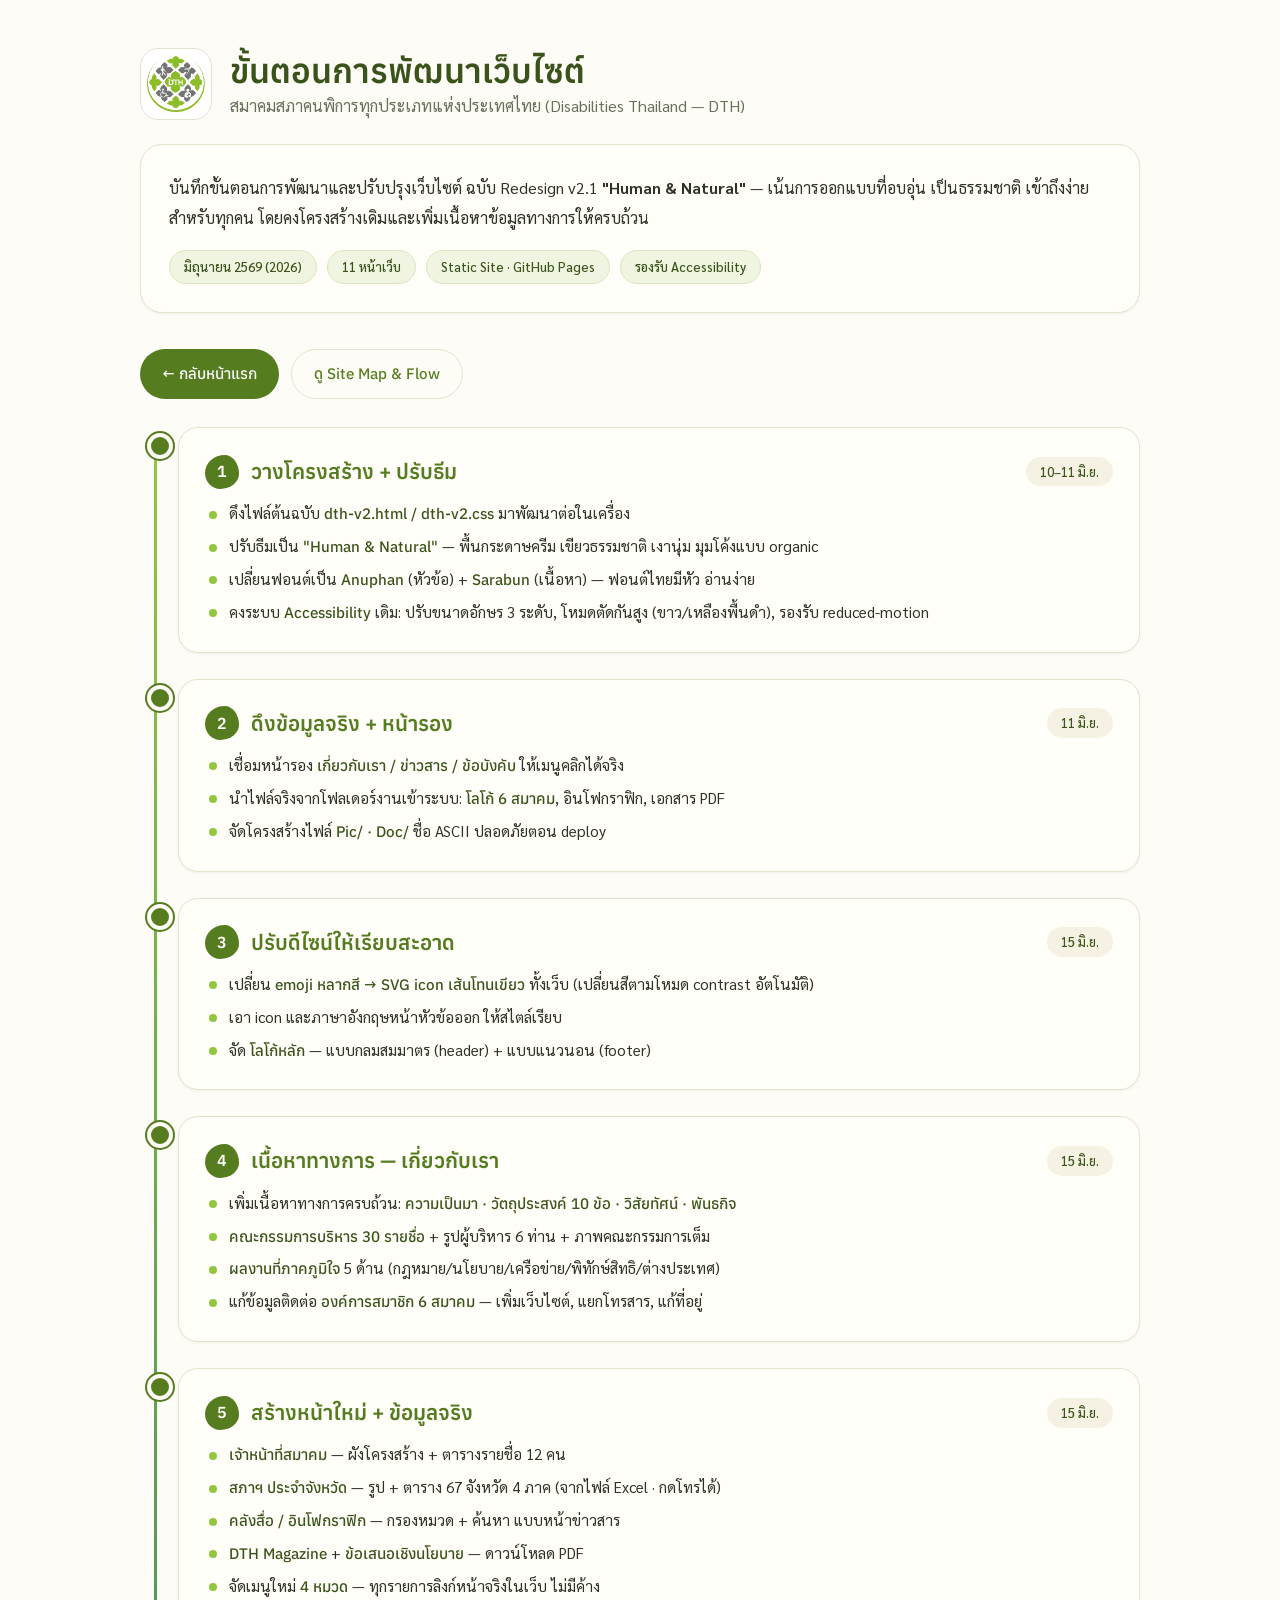
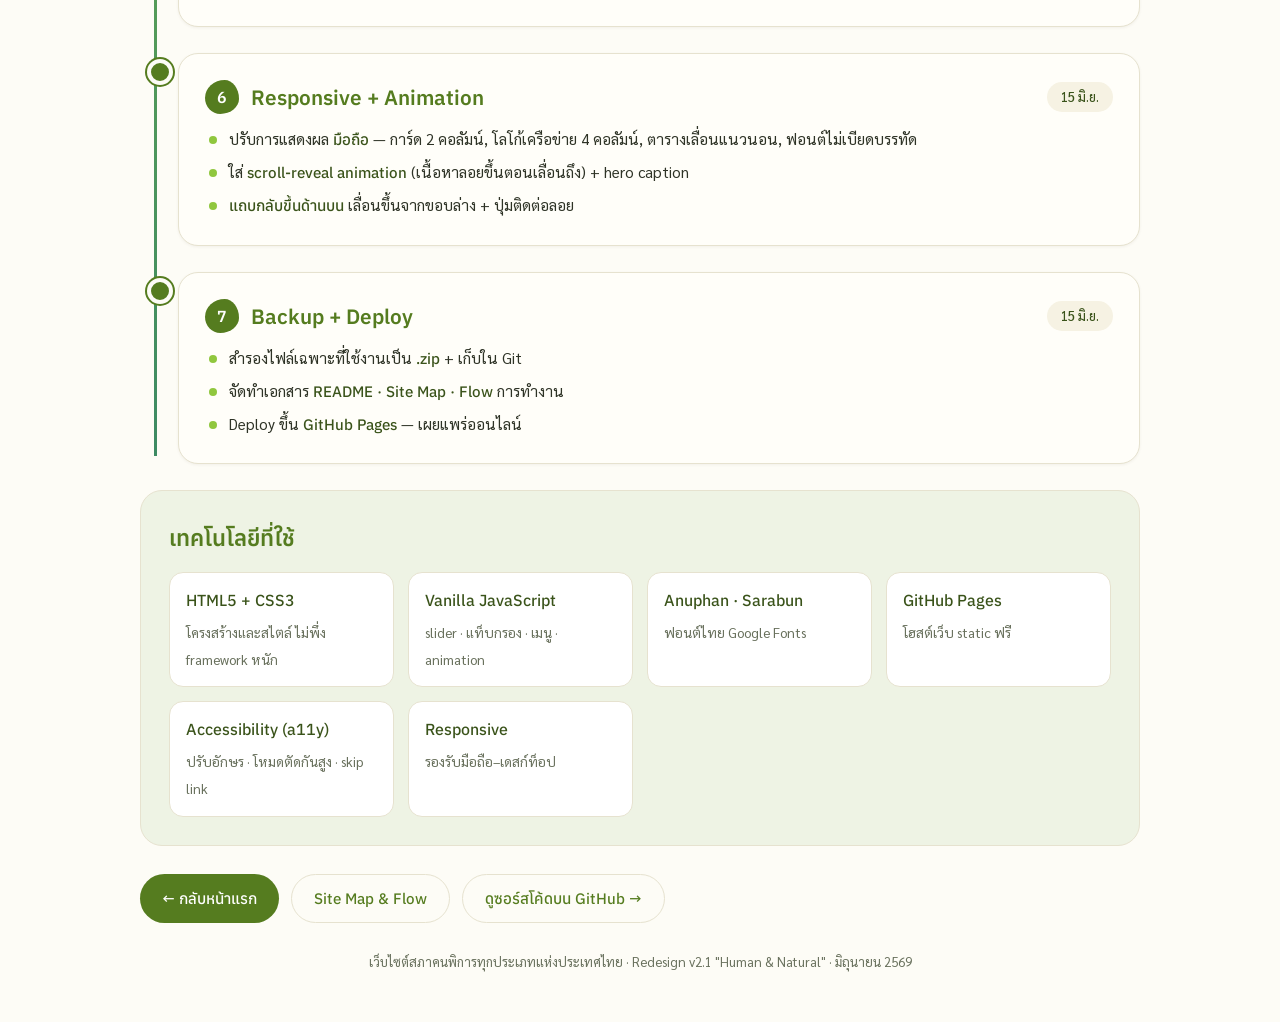
<file: development.html>
<!doctype html>
<html lang="th">
<head>
<meta charset="UTF-8">
<meta name="viewport" content="width=device-width, initial-scale=1">
<title>ขั้นตอนการพัฒนา — เว็บไซต์สภาคนพิการทุกประเภทแห่งประเทศไทย (DTH)</title>
<link href="https://fonts.googleapis.com/css2?family=Anuphan:wght@400;500;600;700&family=Sarabun:wght@300;400;500;600;700&display=swap" rel="stylesheet">
<style>
:root{
  --brand:#90C73E;--brand-dark:#557c1f;--brand-deep:#3a531a;
  --brand-2:#3d8a63;--brand-2-dark:#2a6a4a;
  --tint:#f0f5e1;--mint:#eef3e4;--leaf:#f6f2e3;
  --ink:#2e3326;--muted:#68705c;
  --bg:#fdfcf6;--card:#fffef9;--border:#e6e2cf;
  --clay:#b9743f;--clay-tint:#f7ead9;
  --shadow:0 12px 32px rgba(62,58,32,.08);
  --shadow-sm:0 1px 3px rgba(62,58,32,.06);
}
*{box-sizing:border-box;margin:0;padding:0}
body{font-family:'Sarabun',system-ui,sans-serif;background:var(--bg);color:var(--ink);line-height:1.7;padding:clamp(20px,4vw,48px)}
h1,h2,h3,h4{font-family:'Anuphan',sans-serif;font-weight:600}
.wrap{max-width:1000px;margin:0 auto}

.head{display:flex;align-items:center;gap:18px;flex-wrap:wrap;margin-bottom:10px}
.head img{width:72px;height:72px;object-fit:contain;background:#fff;border:1px solid var(--border);border-radius:18px;padding:6px}
.head h1{font-size:clamp(1.4rem,3vw,2.1rem);color:var(--brand-deep);line-height:1.3}
.head p{color:var(--muted)}
.intro{background:var(--card);border:1px solid var(--border);border-radius:22px;padding:clamp(18px,3vw,28px);margin:24px 0 36px;box-shadow:var(--shadow-sm)}
.intro p{color:var(--ink);line-height:1.9}
.intro p+p{margin-top:10px}
.intro .meta{display:flex;flex-wrap:wrap;gap:10px;margin-top:16px}
.chip{background:var(--tint);color:var(--brand-deep);border:1px solid #dde5c2;border-radius:999px;padding:5px 14px;font-size:.82rem;font-weight:500}

/* ---------- timeline ---------- */
.timeline{position:relative;padding-left:38px}
.timeline::before{content:"";position:absolute;left:14px;top:8px;bottom:8px;width:3px;background:linear-gradient(var(--brand),var(--brand-2))}
.phase{position:relative;margin-bottom:26px}
.phase::before{content:"";position:absolute;left:-31px;top:6px;width:18px;height:18px;border-radius:50%;background:var(--brand-dark);border:4px solid var(--bg);box-shadow:0 0 0 2px var(--brand-dark)}
.phase-card{background:var(--card);border:1px solid var(--border);border-radius:20px;box-shadow:var(--shadow-sm);padding:clamp(18px,2.5vw,26px);transition:.2s}
.phase-card:hover{box-shadow:var(--shadow);transform:translateX(3px)}
.phase-top{display:flex;align-items:center;gap:12px;flex-wrap:wrap;margin-bottom:12px}
.phase-num{width:34px;height:34px;border-radius:58% 42% 55% 45%/52% 55% 45% 48%;background:var(--brand-dark);color:#fff;display:grid;place-items:center;font-family:'Anuphan',sans-serif;font-weight:600;flex-shrink:0}
.phase-top h2{font-size:clamp(1.05rem,2vw,1.3rem);color:var(--brand-dark)}
.phase-date{margin-left:auto;background:var(--leaf);color:var(--brand-deep);border-radius:999px;padding:4px 14px;font-size:.8rem;font-weight:500;white-space:nowrap}
.phase-card ul{list-style:none;display:flex;flex-direction:column;gap:7px}
.phase-card li{position:relative;padding-left:24px;line-height:1.7;font-size:.95rem}
.phase-card li::before{content:"";position:absolute;left:4px;top:.62em;width:8px;height:8px;border-radius:50%;background:var(--brand)}
.phase-card li b{font-family:'Anuphan',sans-serif;font-weight:500;color:var(--brand-deep)}

/* ---------- tech stack ---------- */
.tech{background:var(--mint);border:1px solid var(--border);border-radius:22px;padding:clamp(18px,3vw,28px);margin:8px 0 28px}
.tech h2{font-size:clamp(1.1rem,2vw,1.4rem);color:var(--brand-dark);margin-bottom:14px}
.tech-grid{display:grid;grid-template-columns:repeat(auto-fill,minmax(200px,1fr));gap:14px}
.tech-item{background:#fff;border:1px solid var(--border);border-radius:14px;padding:14px 16px}
.tech-item strong{font-family:'Anuphan',sans-serif;font-weight:500;color:var(--brand-deep);display:block;margin-bottom:4px}
.tech-item span{font-size:.85rem;color:var(--muted);line-height:1.5}

/* ---------- nav links ---------- */
.doc-nav{display:flex;flex-wrap:wrap;gap:12px;margin:28px 0}
.doc-nav a{display:inline-flex;align-items:center;gap:8px;background:var(--brand-dark);color:#fff;font-family:'Anuphan',sans-serif;font-weight:500;
  text-decoration:none;padding:11px 22px;border-radius:999px;font-size:.95rem;transition:.2s}
.doc-nav a:hover{background:var(--brand-deep);transform:translateY(-2px)}
.doc-nav a.ghost{background:transparent;color:var(--brand-dark);border:1.5px solid var(--border)}
.doc-nav a.ghost:hover{background:var(--tint);border-color:var(--brand-dark)}

.foot{color:var(--muted);font-size:.82rem;text-align:center;margin-top:10px}
@media print{body{padding:10mm}.phase-card,.tech,.intro{break-inside:avoid;box-shadow:none}.doc-nav{display:none}}
</style>
</head>
<body>
<div class="wrap">

  <div class="head">
    <img src="Pic/dth-logo.png" alt="โลโก้ DTH" onerror="this.style.display='none'">
    <div>
      <h1>ขั้นตอนการพัฒนาเว็บไซต์</h1>
      <p>สมาคมสภาคนพิการทุกประเภทแห่งประเทศไทย (Disabilities Thailand — DTH)</p>
    </div>
  </div>

  <div class="intro">
    <p>บันทึกขั้นตอนการพัฒนาและปรับปรุงเว็บไซต์ ฉบับ Redesign v2.1 <b>"Human &amp; Natural"</b> — เน้นการออกแบบที่อบอุ่น เป็นธรรมชาติ เข้าถึงง่ายสำหรับทุกคน โดยคงโครงสร้างเดิมและเพิ่มเนื้อหาข้อมูลทางการให้ครบถ้วน</p>
    <div class="meta">
      <span class="chip">มิถุนายน 2569 (2026)</span>
      <span class="chip">11 หน้าเว็บ</span>
      <span class="chip">Static Site · GitHub Pages</span>
      <span class="chip">รองรับ Accessibility</span>
    </div>
  </div>

  <div class="doc-nav">
    <a href="dth-v2.html">← กลับหน้าแรก</a>
    <a href="sitemap.html" class="ghost">ดู Site Map &amp; Flow</a>
  </div>

  <div class="timeline">

    <div class="phase">
      <div class="phase-card">
        <div class="phase-top"><span class="phase-num">1</span><h2>วางโครงสร้าง + ปรับธีม</h2><span class="phase-date">10–11 มิ.ย.</span></div>
        <ul>
          <li>ดึงไฟล์ต้นฉบับ <b>dth-v2.html / dth-v2.css</b> มาพัฒนาต่อในเครื่อง</li>
          <li>ปรับธีมเป็น <b>"Human &amp; Natural"</b> — พื้นกระดาษครีม เขียวธรรมชาติ เงานุ่ม มุมโค้งแบบ organic</li>
          <li>เปลี่ยนฟอนต์เป็น <b>Anuphan</b> (หัวข้อ) + <b>Sarabun</b> (เนื้อหา) — ฟอนต์ไทยมีหัว อ่านง่าย</li>
          <li>คงระบบ <b>Accessibility</b> เดิม: ปรับขนาดอักษร 3 ระดับ, โหมดตัดกันสูง (ขาว/เหลืองพื้นดำ), รองรับ reduced-motion</li>
        </ul>
      </div>
    </div>

    <div class="phase">
      <div class="phase-card">
        <div class="phase-top"><span class="phase-num">2</span><h2>ดึงข้อมูลจริง + หน้ารอง</h2><span class="phase-date">11 มิ.ย.</span></div>
        <ul>
          <li>เชื่อมหน้ารอง <b>เกี่ยวกับเรา / ข่าวสาร / ข้อบังคับ</b> ให้เมนูคลิกได้จริง</li>
          <li>นำไฟล์จริงจากโฟลเดอร์งานเข้าระบบ: <b>โลโก้ 6 สมาคม</b>, อินโฟกราฟิก, เอกสาร PDF</li>
          <li>จัดโครงสร้างไฟล์ <b>Pic/ · Doc/</b> ชื่อ ASCII ปลอดภัยตอน deploy</li>
        </ul>
      </div>
    </div>

    <div class="phase">
      <div class="phase-card">
        <div class="phase-top"><span class="phase-num">3</span><h2>ปรับดีไซน์ให้เรียบสะอาด</h2><span class="phase-date">15 มิ.ย.</span></div>
        <ul>
          <li>เปลี่ยน <b>emoji หลากสี → SVG icon เส้นโทนเขียว</b> ทั้งเว็บ (เปลี่ยนสีตามโหมด contrast อัตโนมัติ)</li>
          <li>เอา icon และภาษาอังกฤษหน้าหัวข้อออก ให้สไตล์เรียบ</li>
          <li>จัด <b>โลโก้หลัก</b> — แบบกลมสมมาตร (header) + แบบแนวนอน (footer)</li>
        </ul>
      </div>
    </div>

    <div class="phase">
      <div class="phase-card">
        <div class="phase-top"><span class="phase-num">4</span><h2>เนื้อหาทางการ — เกี่ยวกับเรา</h2><span class="phase-date">15 มิ.ย.</span></div>
        <ul>
          <li>เพิ่มเนื้อหาทางการครบถ้วน: <b>ความเป็นมา · วัตถุประสงค์ 10 ข้อ · วิสัยทัศน์ · พันธกิจ</b></li>
          <li><b>คณะกรรมการบริหาร 30 รายชื่อ</b> + รูปผู้บริหาร 6 ท่าน + ภาพคณะกรรมการเต็ม</li>
          <li><b>ผลงานที่ภาคภูมิใจ</b> 5 ด้าน (กฎหมาย/นโยบาย/เครือข่าย/พิทักษ์สิทธิ/ต่างประเทศ)</li>
          <li>แก้ข้อมูลติดต่อ <b>องค์การสมาชิก 6 สมาคม</b> — เพิ่มเว็บไซต์, แยกโทรสาร, แก้ที่อยู่</li>
        </ul>
      </div>
    </div>

    <div class="phase">
      <div class="phase-card">
        <div class="phase-top"><span class="phase-num">5</span><h2>สร้างหน้าใหม่ + ข้อมูลจริง</h2><span class="phase-date">15 มิ.ย.</span></div>
        <ul>
          <li><b>เจ้าหน้าที่สมาคม</b> — ผังโครงสร้าง + ตารางรายชื่อ 12 คน</li>
          <li><b>สภาฯ ประจำจังหวัด</b> — รูป + ตาราง 67 จังหวัด 4 ภาค (จากไฟล์ Excel · กดโทรได้)</li>
          <li><b>คลังสื่อ / อินโฟกราฟิก</b> — กรองหมวด + ค้นหา แบบหน้าข่าวสาร</li>
          <li><b>DTH Magazine</b> + <b>ข้อเสนอเชิงนโยบาย</b> — ดาวน์โหลด PDF</li>
          <li>จัดเมนูใหม่ <b>4 หมวด</b> — ทุกรายการลิงก์หน้าจริงในเว็บ ไม่มีค้าง</li>
        </ul>
      </div>
    </div>

    <div class="phase">
      <div class="phase-card">
        <div class="phase-top"><span class="phase-num">6</span><h2>Responsive + Animation</h2><span class="phase-date">15 มิ.ย.</span></div>
        <ul>
          <li>ปรับการแสดงผล <b>มือถือ</b> — การ์ด 2 คอลัมน์, โลโก้เครือข่าย 4 คอลัมน์, ตารางเลื่อนแนวนอน, ฟอนต์ไม่เบียดบรรทัด</li>
          <li>ใส่ <b>scroll-reveal animation</b> (เนื้อหาลอยขึ้นตอนเลื่อนถึง) + hero caption</li>
          <li><b>แถบกลับขึ้นด้านบน</b> เลื่อนขึ้นจากขอบล่าง + ปุ่มติดต่อลอย</li>
        </ul>
      </div>
    </div>

    <div class="phase">
      <div class="phase-card">
        <div class="phase-top"><span class="phase-num">7</span><h2>Backup + Deploy</h2><span class="phase-date">15 มิ.ย.</span></div>
        <ul>
          <li>สำรองไฟล์เฉพาะที่ใช้งานเป็น <b>.zip</b> + เก็บใน Git</li>
          <li>จัดทำเอกสาร <b>README · Site Map · Flow</b> การทำงาน</li>
          <li>Deploy ขึ้น <b>GitHub Pages</b> — เผยแพร่ออนไลน์</li>
        </ul>
      </div>
    </div>

  </div>

  <div class="tech">
    <h2>เทคโนโลยีที่ใช้</h2>
    <div class="tech-grid">
      <div class="tech-item"><strong>HTML5 + CSS3</strong><span>โครงสร้างและสไตล์ ไม่พึ่ง framework หนัก</span></div>
      <div class="tech-item"><strong>Vanilla JavaScript</strong><span>slider · แท็บกรอง · เมนู · animation</span></div>
      <div class="tech-item"><strong>Anuphan · Sarabun</strong><span>ฟอนต์ไทย Google Fonts</span></div>
      <div class="tech-item"><strong>GitHub Pages</strong><span>โฮสต์เว็บ static ฟรี</span></div>
      <div class="tech-item"><strong>Accessibility (a11y)</strong><span>ปรับอักษร · โหมดตัดกันสูง · skip link</span></div>
      <div class="tech-item"><strong>Responsive</strong><span>รองรับมือถือ–เดสก์ท็อป</span></div>
    </div>
  </div>

  <div class="doc-nav">
    <a href="dth-v2.html">← กลับหน้าแรก</a>
    <a href="sitemap.html" class="ghost">Site Map &amp; Flow</a>
    <a href="https://github.com/itsupport-owatmaid/dth-redesign" target="_blank" rel="noopener" class="ghost">ดูซอร์สโค้ดบน GitHub →</a>
  </div>

  <p class="foot">เว็บไซต์สภาคนพิการทุกประเภทแห่งประเทศไทย · Redesign v2.1 "Human &amp; Natural" · มิถุนายน 2569</p>
</div>
</body>
</html>
</file>
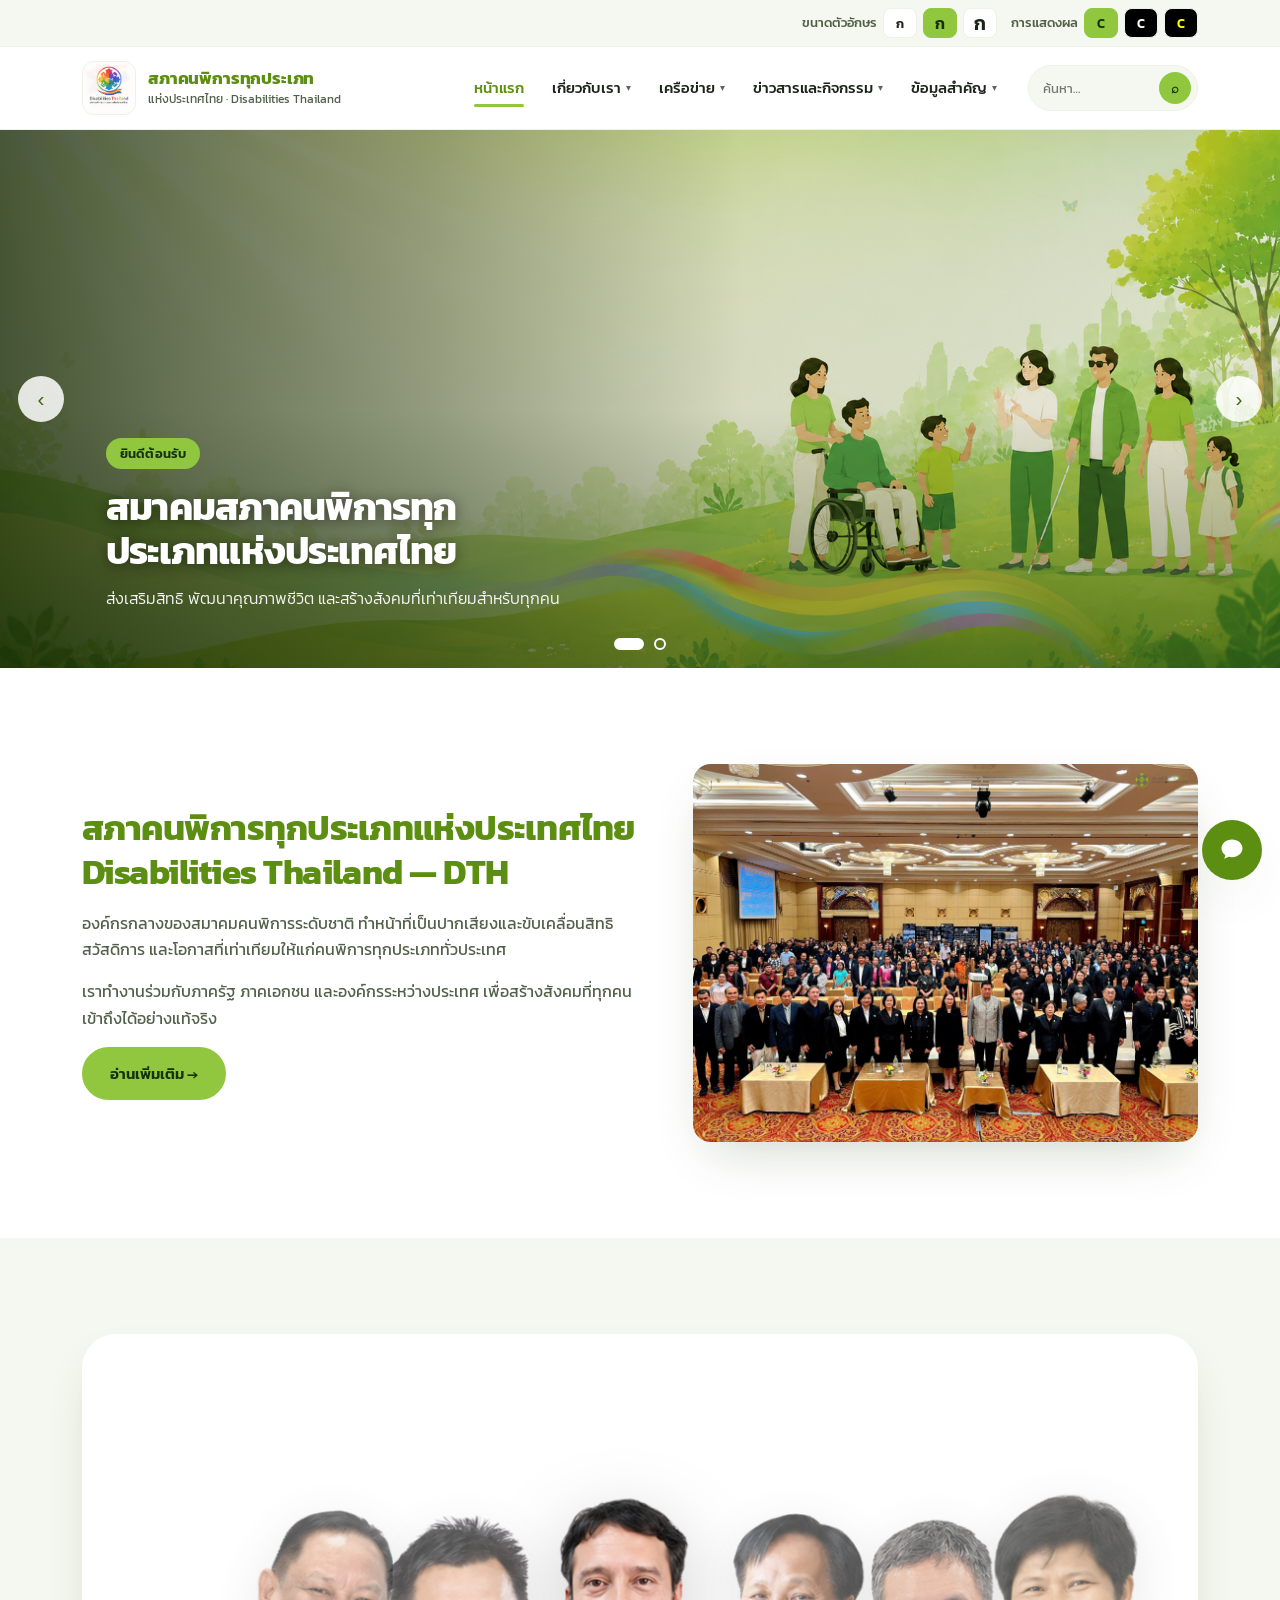
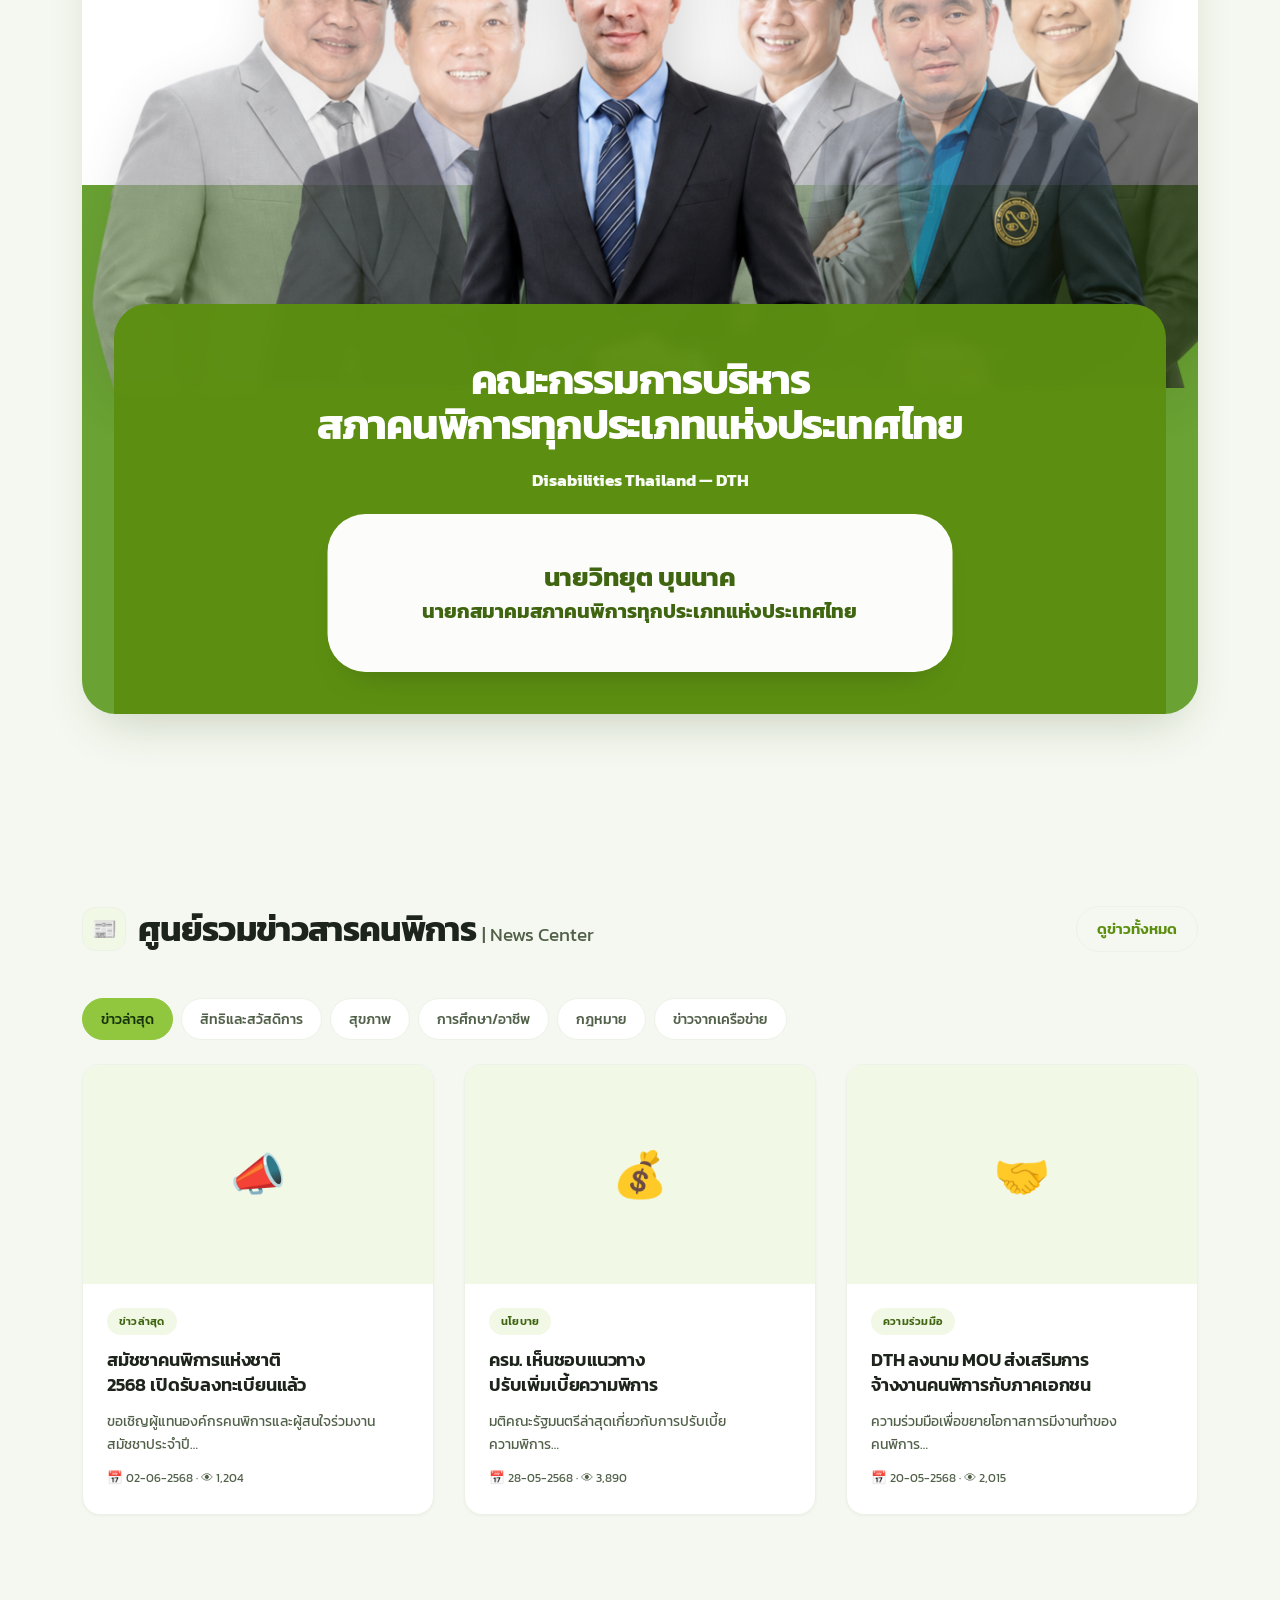
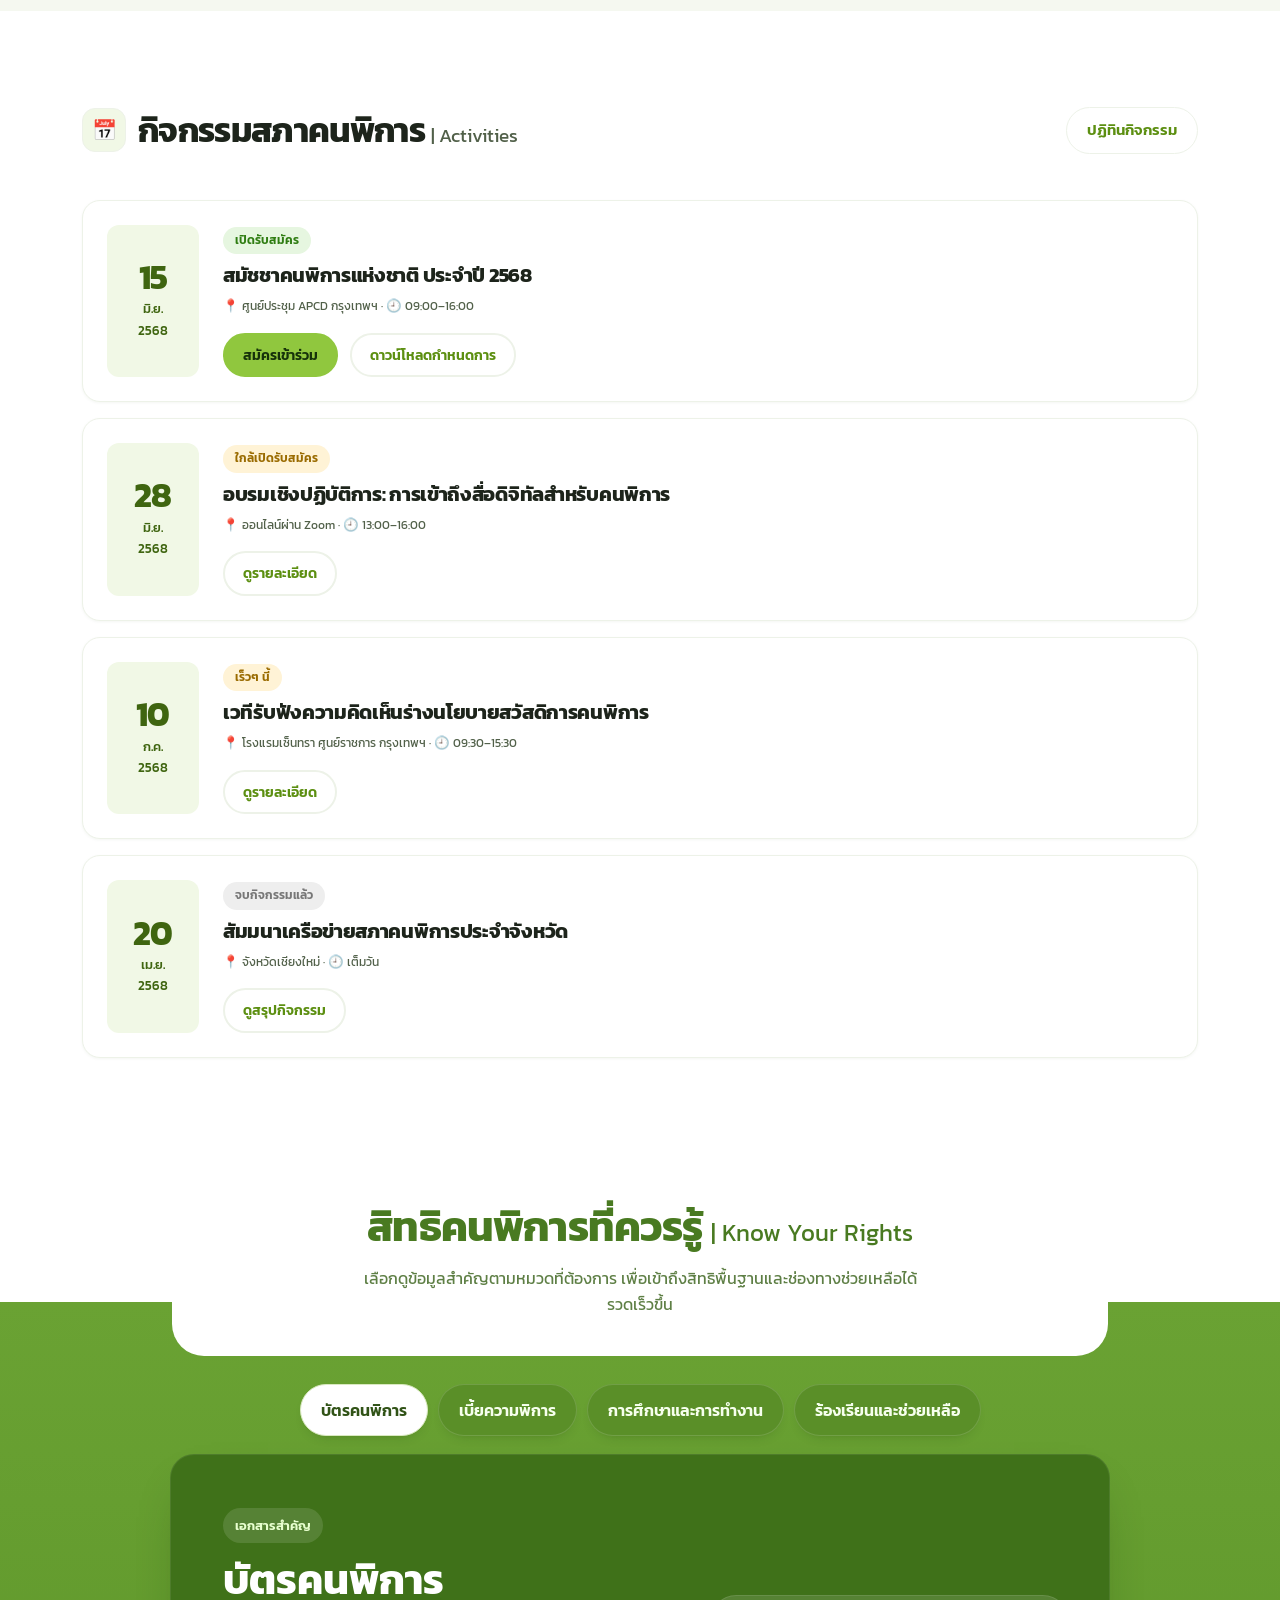
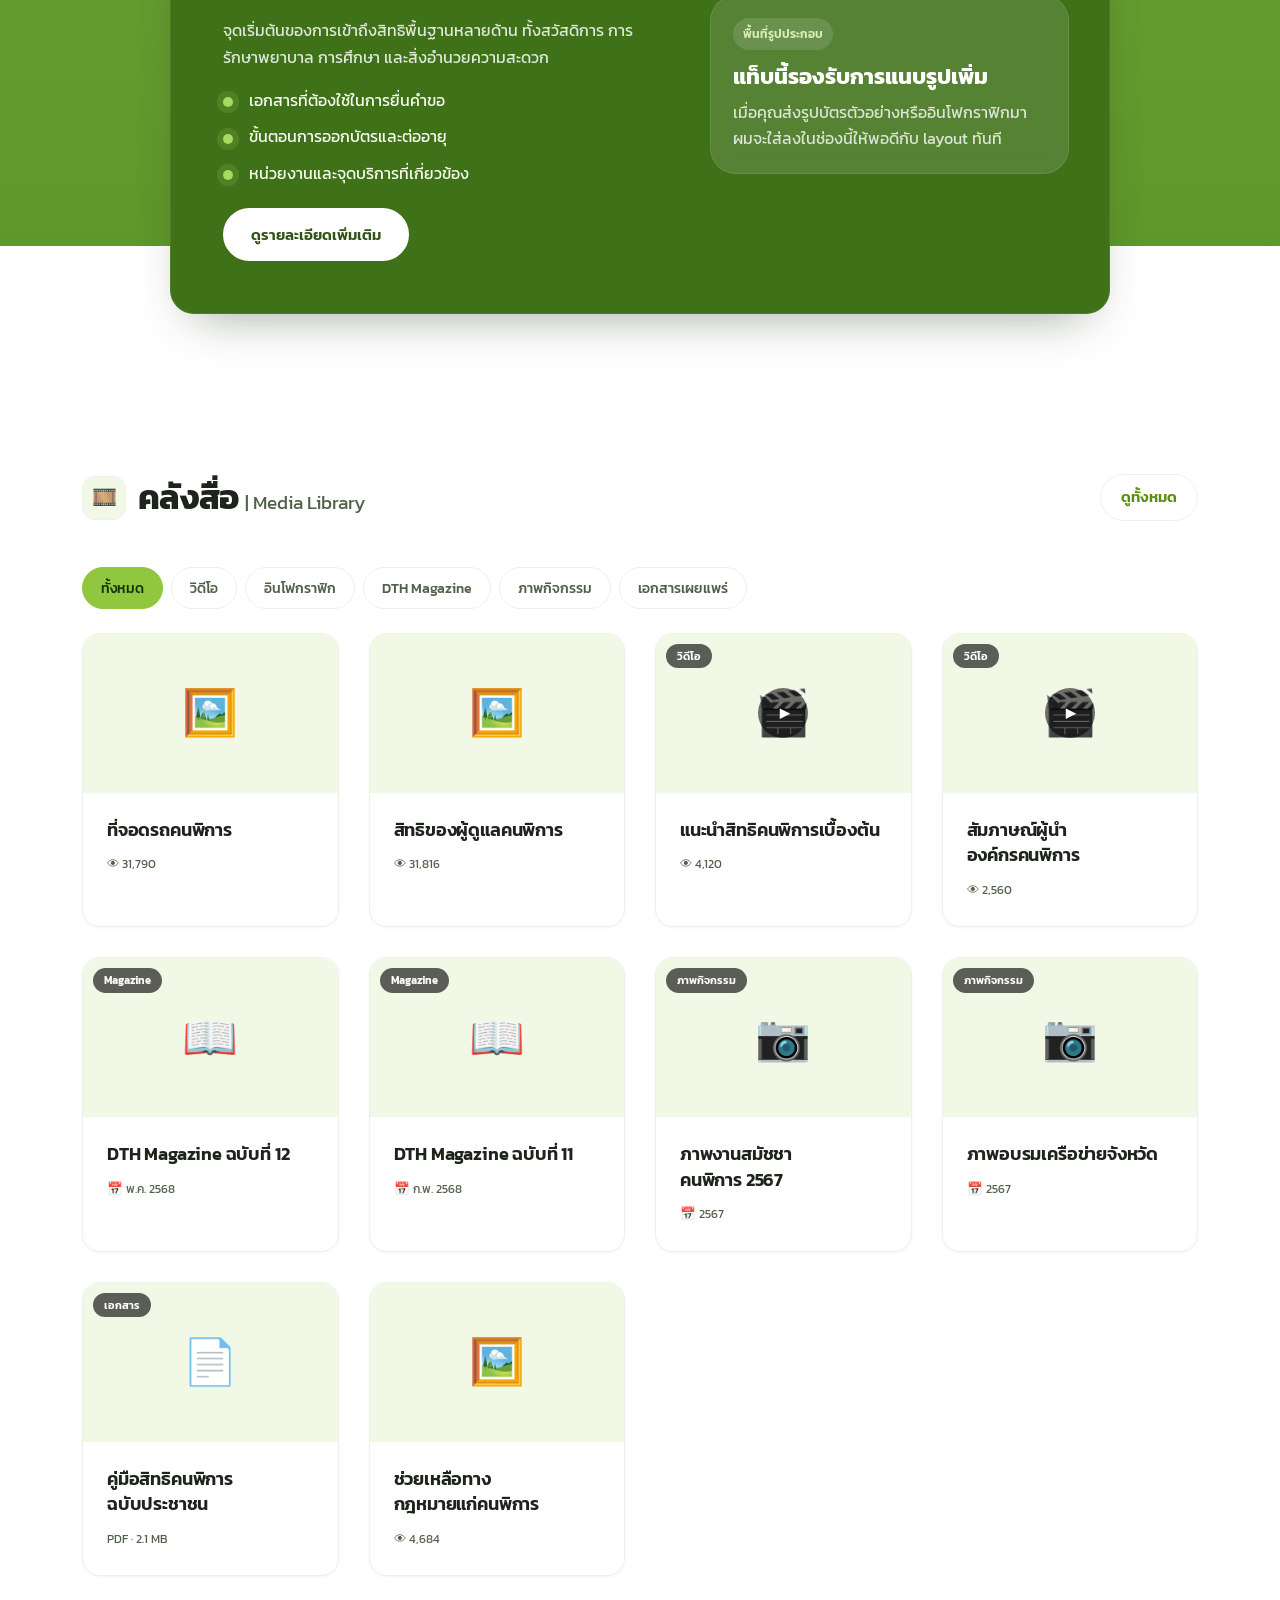
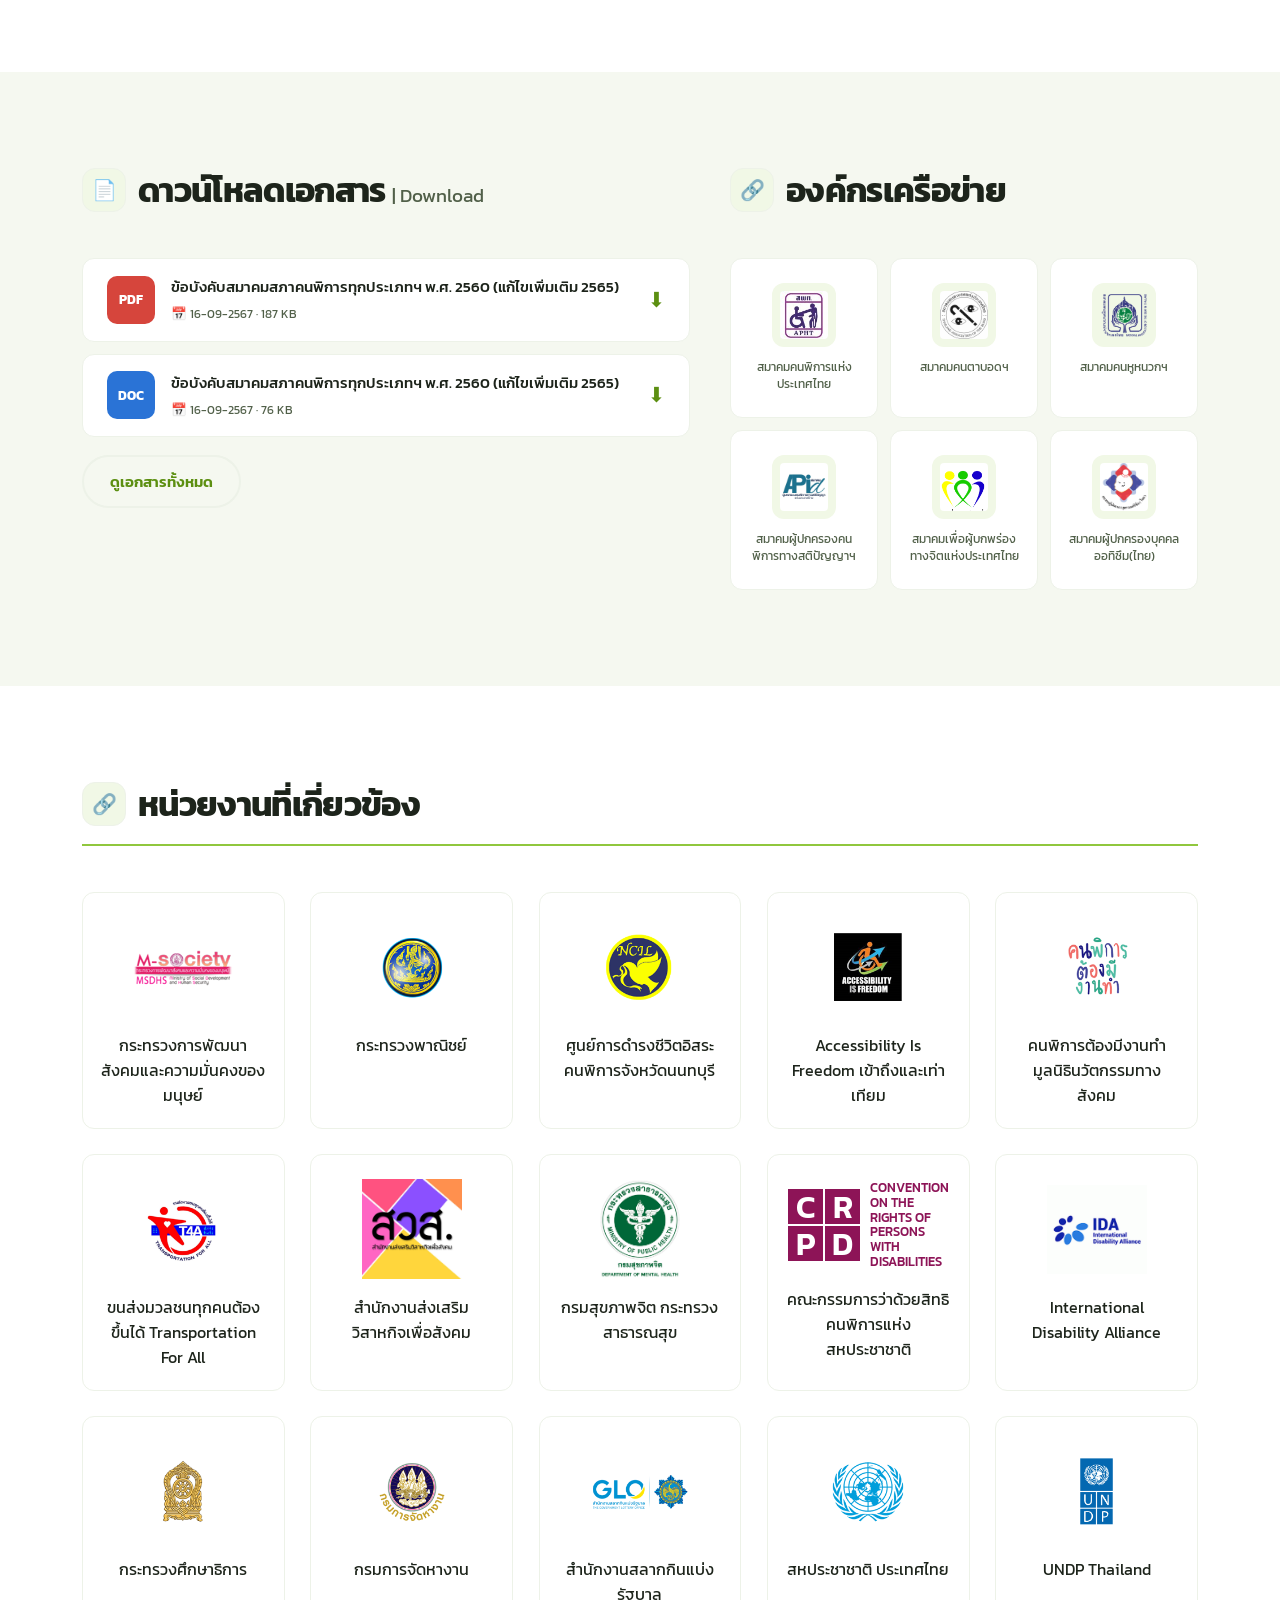
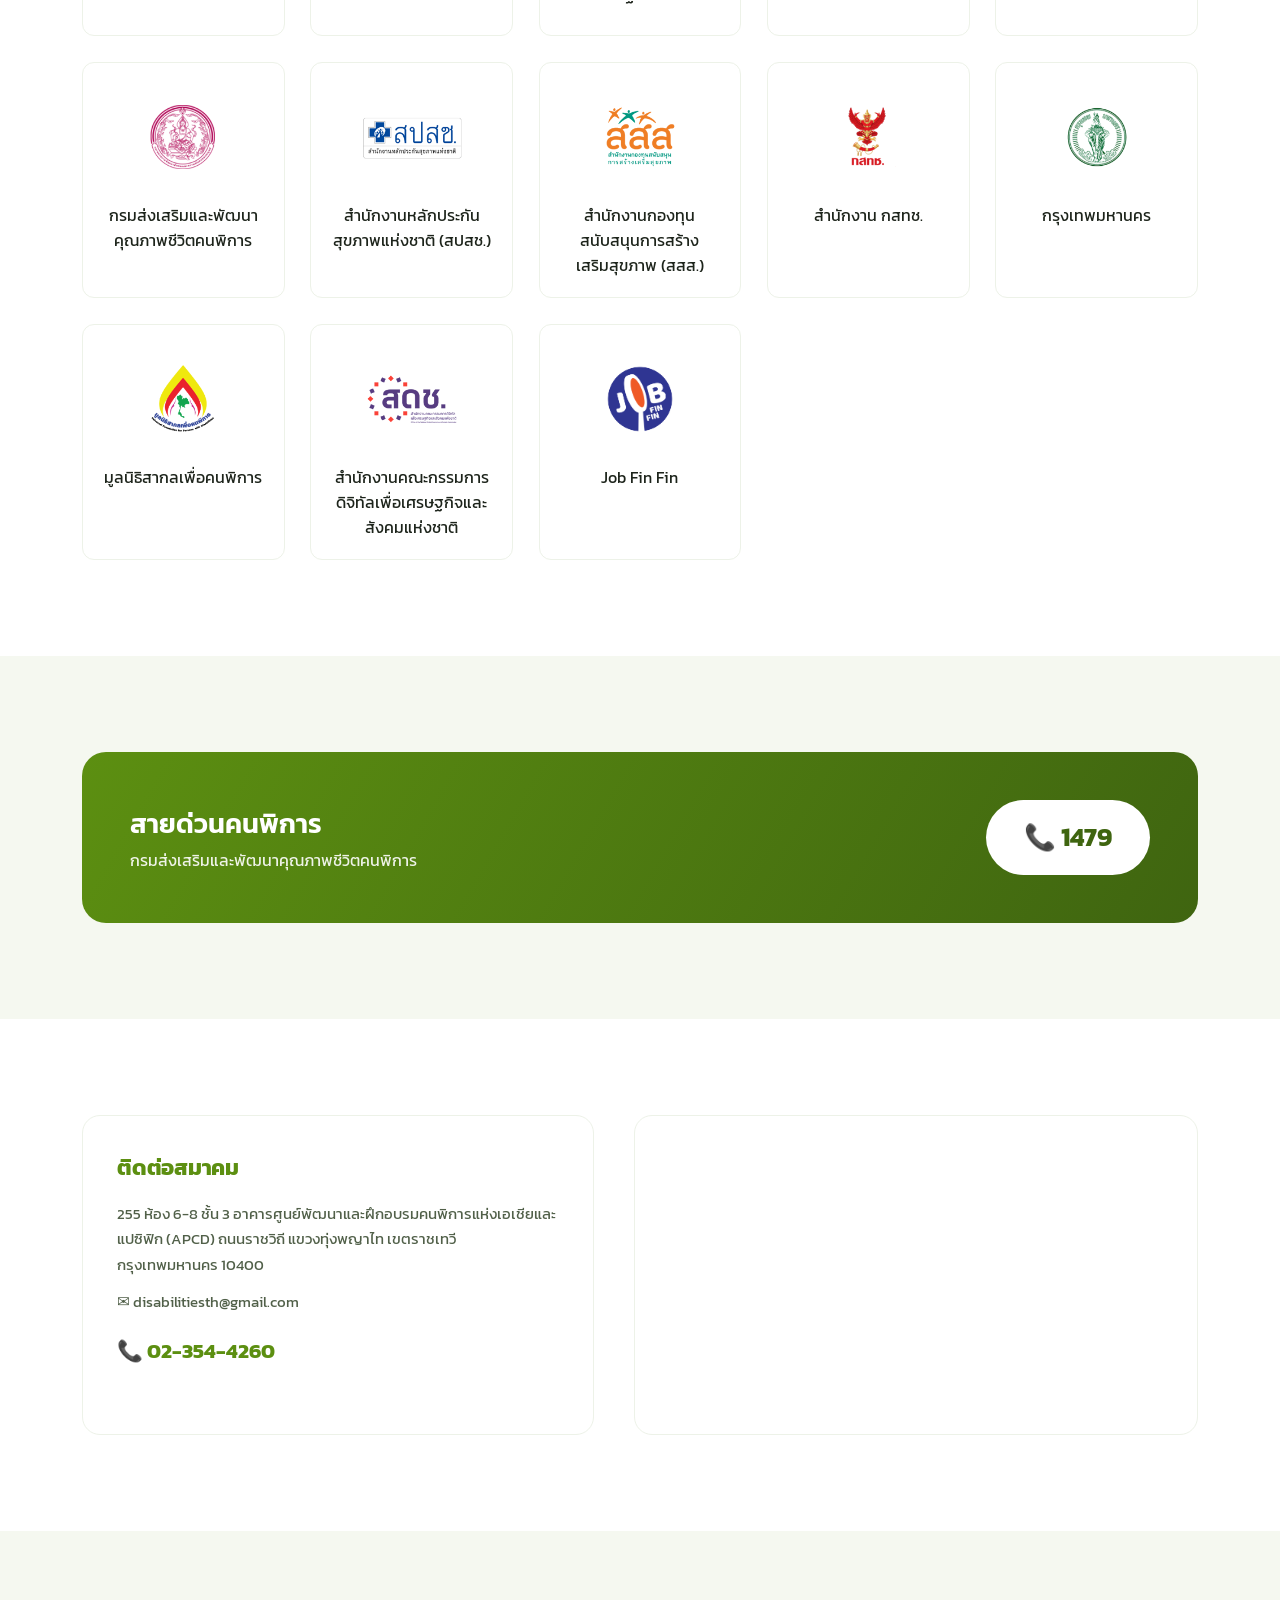
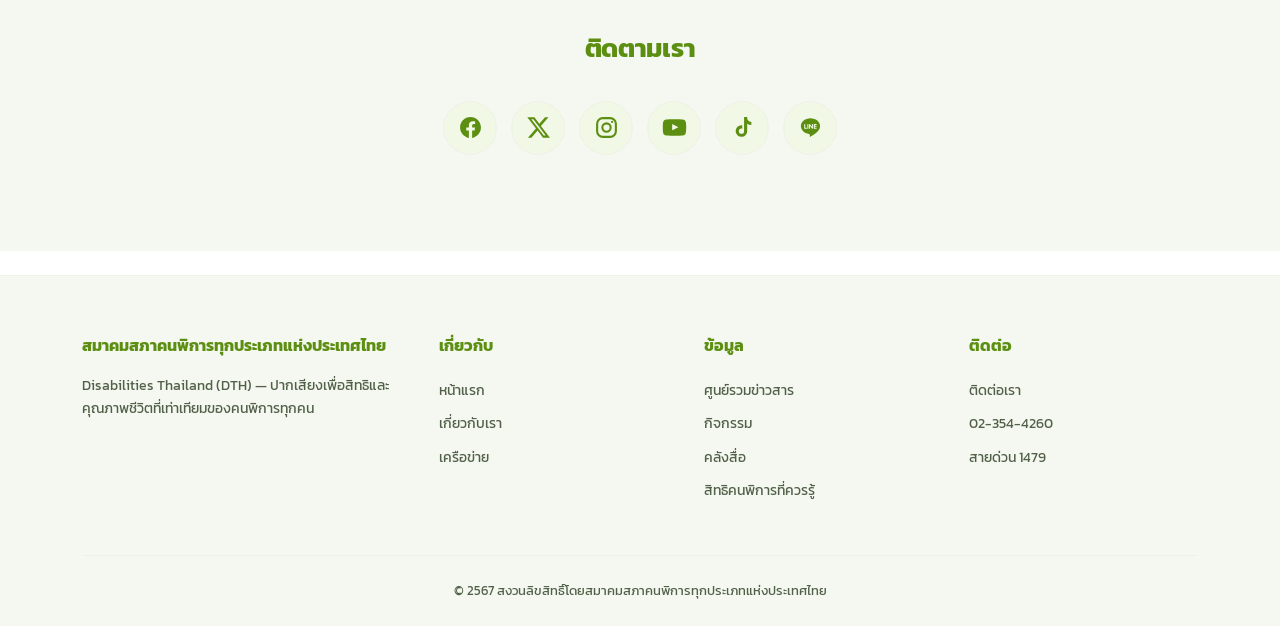
<file: dth-redesign.html>
﻿<!doctype html>
<html lang="th">
<head>
<meta charset="UTF-8">
<meta name="viewport" content="width=device-width, initial-scale=1">
<meta name="referrer" content="no-referrer">
<title>สมาคมสภาคนพิการทุกประเภทแห่งประเทศไทย | Disabilities Thailand (DTH)</title>
<meta name="description" content="ศูนย์รวมข่าวสาร สิทธิ สวัสดิการ และกิจกรรมเพื่อคนพิการทุกประเภท โดยสมาคมสภาคนพิการทุกประเภทแห่งประเทศไทย (Disabilities Thailand)">
<link href="https://fonts.googleapis.com/css2?family=Kanit:wght@300;400;500;600;700&family=Noto+Sans+Thai:wght@400;500;600;700&display=swap" rel="stylesheet">
<link rel="stylesheet" href="dth-styles.css">
</head>
<body>

<a href="#main" class="skip">ข้ามไปยังเนื้อหาหลัก</a>

<!-- Accessibility bar -->
<div class="a11y-bar" role="region" aria-label="ปรับการแสดงผลเพื่อการเข้าถึง">
  <div class="wrap">
    <div class="a11y-group">
      <span>ขนาดตัวอักษร</span>
      <button class="a11y-btn" data-fs=".9" aria-label="อักษรขนาดเล็ก">ก</button>
      <button class="a11y-btn active" data-fs="1" aria-label="อักษรขนาดปกติ" style="font-size:1rem">ก</button>
      <button class="a11y-btn" data-fs="1.18" aria-label="อักษรขนาดใหญ่" style="font-size:1.2rem">ก</button>
    </div>
    <div class="a11y-group">
      <span>การแสดงผล</span>
      <button class="a11y-btn active" data-theme="" aria-label="แสดงผลปกติ">C</button>
      <button class="a11y-btn sw-white" data-theme="hc-white" aria-label="อักษรขาวพื้นดำ">C</button>
      <button class="a11y-btn sw-yellow" data-theme="hc-yellow" aria-label="อักษรเหลืองพื้นดำ">C</button>
    </div>
  </div>
</div>

<!-- Header -->
<header class="site" id="top">
  <div class="nav">
    <a href="#top" class="brand" aria-label="หน้าแรก สมาคมสภาคนพิการทุกประเภทแห่งประเทศไทย">
      <span class="logo"><img src="Pic/dth-logo.jpg" alt="โลโก้ Disabilities Thailand" onerror="this.style.display='none'"></span>
      <span class="name"><b>สภาคนพิการทุกประเภท</b><span>แห่งประเทศไทย · Disabilities Thailand</span></span>
    </a>
    <nav class="menu" id="menu" aria-label="เมนูหลัก">
      <a href="#top" class="active">หน้าแรก</a>
      <div class="has-sub">
        <a href="#about" aria-haspopup="true" aria-expanded="false">เกี่ยวกับเรา <span class="caret" aria-hidden="true">▾</span></a>
        <div class="sub">
          <a href="#about">เกี่ยวกับสมาคมฯ</a>
          <a href="#about">คณะกรรมการ</a>
          <a href="#about">เจ้าหน้าที่สมาคม</a>
          <a href="#about">ผลงานสภา</a>
          <a href="#contact">ติดต่อเรา</a>
        </div>
      </div>
      <div class="has-sub">
        <a href="#network" aria-haspopup="true" aria-expanded="false">เครือข่าย <span class="caret" aria-hidden="true">▾</span></a>
        <div class="sub">
          <a href="#network">องค์การคนพิการ</a>
          <a href="#network">สภาประจำจังหวัด</a>
        </div>
      </div>
      <div class="has-sub">
        <a href="#news" aria-haspopup="true" aria-expanded="false">ข่าวสารและกิจกรรม <span class="caret" aria-hidden="true">▾</span></a>
        <div class="sub">
          <a href="#news">ข่าวสาร</a>
          <a href="#activities">กิจกรรม</a>
        </div>
      </div>
      <div class="has-sub">
        <a href="#rights" aria-haspopup="true" aria-expanded="false">ข้อมูลสำคัญ <span class="caret" aria-hidden="true">▾</span></a>
        <div class="sub">
          <a href="#rights">สิทธิคนพิการที่ควรรู้</a>
          <a href="#download">ดาวน์โหลดเอกสาร</a>
          <a href="#media">คลังสื่อ / อินโฟกราฟิก</a>
          <a href="#media">DTH Magazine</a>
          <a href="#news">กฎหมาย</a>
        </div>
      </div>
    </nav>
    <div class="search-mini" role="search">
      <input type="text" placeholder="ค้นหา…" aria-label="ค้นหา">
      <button aria-label="ค้นหา">⌕</button>
    </div>
    <button class="burger" id="burger" aria-label="เปิดเมนู" aria-expanded="false"><span></span><span></span><span></span></button>
  </div>
</header>

<!-- Hero -->
<section class="hero" aria-label="ภาพสไลด์">
  <div class="slides" id="slides" aria-live="polite">
    <div class="slide welcome-slide on" style="background-image:url('Pic/hero-welcome.png')">
      <div class="cap"><span class="tag">ยินดีต้อนรับ</span><h2>สมาคมสภาคนพิการทุกประเภทแห่งประเทศไทย</h2><p>ส่งเสริมสิทธิ พัฒนาคุณภาพชีวิต และสร้างสังคมที่เท่าเทียมสำหรับทุกคน</p></div>
    </div>
    <div class="slide event-slide" style="background-image:url('https://dth.or.th/wp-content/uploads/2024/09/%E0%B8%AB%E0%B8%99%E0%B9%89%E0%B8%B2%E0%B8%9B%E0%B8%81%E0%B9%80%E0%B8%A7%E0%B9%87%E0%B8%9A%E0%B9%84%E0%B8%8B%E0%B8%95%E0%B9%8C%E0%B8%9B%E0%B8%A3%E0%B8%B0%E0%B8%8A%E0%B8%B8%E0%B8%A1%E0%B8%AA%E0%B8%A1%E0%B8%B1%E0%B8%8A%E0%B8%8A%E0%B8%B2-%E0%B8%A2%E0%B8%B2%E0%B8%A7.png')">
      <div class="cap"><span class="tag">กิจกรรม</span><h2>สมัชชาคนพิการ 2567</h2><p>ร่วมขับเคลื่อนนโยบายและสิทธิคนพิการไปด้วยกัน</p></div>
    </div>
  </div>
  <button class="hero-arrow prev" id="prev" aria-label="สไลด์ก่อนหน้า">‹</button>
  <button class="hero-arrow next" id="next" aria-label="สไลด์ถัดไป">›</button>
  <div class="hero-dots" id="dots" role="tablist" aria-label="เลือกสไลด์"></div>
</section>

<main id="main">

<!-- About -->
<section class="block" id="about">
  <div class="wrap about">
    <div class="txt">
      <h2>สภาคนพิการทุกประเภทแห่งประเทศไทย<br>Disabilities Thailand — DTH</h2>
      <p>องค์กรกลางของสมาคมคนพิการระดับชาติ ทำหน้าที่เป็นปากเสียงและขับเคลื่อนสิทธิ สวัสดิการ และโอกาสที่เท่าเทียมให้แก่คนพิการทุกประเภททั่วประเทศ</p>
      <p>เราทำงานร่วมกับภาครัฐ ภาคเอกชน และองค์กรระหว่างประเทศ เพื่อสร้างสังคมที่ทุกคนเข้าถึงได้อย่างแท้จริง</p>
      <a href="#about" class="btn">อ่านเพิ่มเติม →</a>
    </div>
    <div class="pic"><img src="Pic/%E0%B8%A3%E0%B8%B9%E0%B8%9B%E0%B8%AD%E0%B8%B7%E0%B9%88%E0%B8%99%E0%B9%86/707816127_1426364822866949_8816878363624047560_n.jpg" alt="เกี่ยวกับสภาคนพิการทุกประเภทแห่งประเทศไทย" onerror="this.style.display='none'"></div>
  </div>
</section>

<section class="block alt" id="leadership">
  <div class="wrap">
    <div class="board-shell" data-board>
      <div class="board-scene" role="tablist" aria-label="รายชื่อคณะกรรมการบริหาร">
        <button class="board-figure board-figure--far-left" type="button" role="tab" aria-selected="false"
          data-name="นายศุภชีพ ดิษเทศ"
          data-role="อุปนายก คนที่ 5 / นายทะเบียน"
          data-image="Pic/Untitled design/นายศุภชีพ ดิษเทศ.png">
          <img src="Pic/Untitled design/นายศุภชีพ ดิษเทศ.png" alt="นายศุภชีพ ดิษเทศ">
          <span class="board-label board-label--left-bottom">
            <strong class="board-label-name">นายศุภชีพ ดิษเทศ</strong>
            <span class="board-label-role">อุปนายก คนที่ 5 / นายทะเบียน</span>
          </span>
        </button>

        <button class="board-figure board-figure--left" type="button" role="tab" aria-selected="false"
          data-name="นายสุชาติ โอวาทวรรณสกุล"
          data-role="อุปนายก คนที่ 2"
          data-image="Pic/Untitled design/นายสุชาติ โอวาทวรรณสกุล.png">
          <img src="Pic/Untitled design/นายสุชาติ โอวาทวรรณสกุล.png" alt="นายสุชาติ โอวาทวรรณสกุล">
          <span class="board-label board-label--left">
            <strong class="board-label-name">นายสุชาติ โอวาทวรรณสกุล</strong>
            <span class="board-label-role">อุปนายก คนที่ 2</span>
          </span>
        </button>

        <button class="board-figure board-figure--center active" type="button" role="tab" aria-selected="true"
          data-name="นายวิทยุต บุนนาค"
          data-role="นายกสมาคมสภาคนพิการทุกประเภทแห่งประเทศไทย"
          data-image="Pic/Untitled design/นายวิทยุต บุนนาค.png">
          <img src="Pic/Untitled design/นายวิทยุต บุนนาค.png" alt="นายวิทยุต บุนนาค">
          <span class="board-label board-label--center">
            <strong class="board-label-name">นายวิทยุต บุนนาค</strong>
            <span class="board-label-role">นายกสมาคมสภาคนพิการทุกประเภทแห่งประเทศไทย</span>
          </span>
        </button>

        <button class="board-figure board-figure--mid-right" type="button" role="tab" aria-selected="false"
          data-name="นายชูศักดิ์ จันทยานนท์"
          data-role="อุปนายก คนที่ 3 / เลขานุการ / ประธานฝ่ายวิสาหกิจเพื่อสังคม"
          data-image="Pic/Untitled design/นายชูศักดิ์ จันทยานนท์.png">
          <img src="Pic/Untitled design/นายชูศักดิ์ จันทยานนท์.png" alt="นายชูศักดิ์ จันทยานนท์">
          <span class="board-label board-label--right-lower">
            <strong class="board-label-name">นายชูศักดิ์ จันทยานนท์</strong>
            <span class="board-label-role">อุปนายก คนที่ 3 / เลขานุการ / ประธานฝ่ายวิสาหกิจเพื่อสังคม</span>
          </span>
        </button>

        <button class="board-figure board-figure--right" type="button" role="tab" aria-selected="false"
          data-name="นางนุชจารี คล้ายสุวรรณ"
          data-role="อุปนายก คนที่ 4 / ปฏิคม"
          data-image="Pic/Untitled design/นางนุชจารี คล้ายสุวรรณ.png">
          <img src="Pic/Untitled design/นางนุชจารี คล้ายสุวรรณ.png" alt="นางนุชจารี คล้ายสุวรรณ">
          <span class="board-label board-label--right-bottom">
            <strong class="board-label-name">นางนุชจารี คล้ายสุวรรณ</strong>
            <span class="board-label-role">อุปนายก คนที่ 4 / ปฏิคม</span>
          </span>
        </button>

        <button class="board-figure board-figure--far-right" type="button" role="tab" aria-selected="false"
          data-name="นายเอกกมล แพทยานันท์"
          data-role="ประธานฝ่ายศิลปะ วัฒนธรรม และภาษา"
          data-image="Pic/Untitled design/นายเอกกมล แพทยานันท์.png">
          <img src="Pic/Untitled design/นายเอกกมล แพทยานันท์.png" alt="นายเอกกมล แพทยานันท์">
          <span class="board-label board-label--right">
            <strong class="board-label-name">นายเอกกมล แพทยานันท์</strong>
            <span class="board-label-role">ประธานฝ่ายศิลปะ วัฒนธรรม และภาษา</span>
          </span>
        </button>

        <div class="board-title-panel">
          <h2>คณะกรรมการบริหาร<br>สภาคนพิการทุกประเภทแห่งประเทศไทย</h2>
          <p>Disabilities Thailand — DTH</p>
        </div>

        <div class="board-active-card" data-board-card>
          <strong data-board-name-display>นายวิทยุต บุนนาค</strong>
          <span data-board-role-display>นายกสมาคมสภาคนพิการทุกประเภทแห่งประเทศไทย</span>
        </div>
      </div>
    </div>
  </div>
</section>

<!-- News Center (tabs) -->
<section class="block alt" id="news" data-tabwrap>
  <div class="wrap">
    <div class="head">
      <span class="ic" aria-hidden="true">📰</span>
      <h2>ศูนย์รวมข่าวสารคนพิการ <span>| News Center</span></h2>
      <a href="#news" class="more">ดูข่าวทั้งหมด</a>
    </div>
    <div class="tabs" role="tablist" aria-label="หมวดข่าว">
      <button class="tab active" role="tab" aria-selected="true" data-target="news-latest">ข่าวล่าสุด</button>
      <button class="tab" role="tab" aria-selected="false" data-target="news-welfare">สิทธิและสวัสดิการ</button>
      <button class="tab" role="tab" aria-selected="false" data-target="news-health">สุขภาพ</button>
      <button class="tab" role="tab" aria-selected="false" data-target="news-edu">การศึกษา/อาชีพ</button>
      <button class="tab" role="tab" aria-selected="false" data-target="news-law">กฎหมาย</button>
      <button class="tab" role="tab" aria-selected="false" data-target="news-net">ข่าวจากเครือข่าย</button>
    </div>

    <div class="tabpanel active" id="news-latest" role="tabpanel">
      <div class="grid g3">
        <article class="card"><div class="thumb ph" aria-hidden="true">📣</div><div class="body"><span class="chip">ข่าวล่าสุด</span><h3>สมัชชาคนพิการแห่งชาติ 2568 เปิดรับลงทะเบียนแล้ว</h3><p>ขอเชิญผู้แทนองค์กรคนพิการและผู้สนใจร่วมงานสมัชชาประจำปี…</p><div class="meta">📅 02-06-2568 · 👁 1,204</div></div></article>
        <article class="card"><div class="thumb ph" aria-hidden="true">💰</div><div class="body"><span class="chip">นโยบาย</span><h3>ครม. เห็นชอบแนวทางปรับเพิ่มเบี้ยความพิการ</h3><p>มติคณะรัฐมนตรีล่าสุดเกี่ยวกับการปรับเบี้ยความพิการ…</p><div class="meta">📅 28-05-2568 · 👁 3,890</div></div></article>
        <article class="card"><div class="thumb ph" aria-hidden="true">🤝</div><div class="body"><span class="chip">ความร่วมมือ</span><h3>DTH ลงนาม MOU ส่งเสริมการจ้างงานคนพิการกับภาคเอกชน</h3><p>ความร่วมมือเพื่อขยายโอกาสการมีงานทำของคนพิการ…</p><div class="meta">📅 20-05-2568 · 👁 2,015</div></div></article>
      </div>
    </div>

    <div class="tabpanel" id="news-welfare" role="tabpanel">
      <div class="grid g3">
        <article class="card"><div class="thumb"><img src="https://dth.or.th/wp-content/uploads/2022/07/1-300x300.jpg" alt="" loading="lazy" onerror="this.parentElement.classList.add('ph');this.parentElement.innerHTML='🪪'"></div><div class="body"><span class="chip">สิทธิและสวัสดิการ</span><h3>อัปเดตขั้นตอนทำบัตรประจำตัวคนพิการ ปี 2568</h3><p>เอกสารและขั้นตอนล่าสุดในการขอมีบัตรประจำตัวคนพิการ…</p><div class="meta">📅 18-05-2568 · 👁 8,420</div></div></article>
        <article class="card"><div class="thumb"><img src="https://dth.or.th/wp-content/uploads/2022/07/275194508_1594645250891929_4929658142830719063_n-300x212.jpg" alt="" loading="lazy" onerror="this.parentElement.classList.add('ph');this.parentElement.innerHTML='🚌'"></div><div class="body"><span class="chip">สิทธิและสวัสดิการ</span><h3>สิทธิลดหย่อนค่าโดยสารขนส่งสาธารณะ</h3><p>สรุปสิทธิค่าโดยสารอัตราพิเศษสำหรับคนพิการ…</p><div class="meta">📅 10-05-2568 · 👁 5,260</div></div></article>
      </div>
    </div>

    <div class="tabpanel" id="news-health" role="tabpanel">
      <div class="grid g3">
        <article class="card"><div class="thumb"><img src="https://dth.or.th/wp-content/uploads/2022/07/279270879_1630628107293643_3234477952132787000_n-300x212.jpg" alt="" loading="lazy" onerror="this.parentElement.classList.add('ph');this.parentElement.innerHTML='🩺'"></div><div class="body"><span class="chip">สุขภาพ</span><h3>เส้นเลือดขอด อีกหนึ่งโรคยอดฮิตของวัยทำงาน</h3><p>อาการ สาเหตุ และการดูแลเบื้องต้น…</p><div class="meta">📅 25-07-2565 · 👁 2,857</div></div></article>
        <article class="card"><div class="thumb"><img src="https://dth.or.th/wp-content/uploads/2022/07/289098221_586550159662695_1032763863887327249_n-300x225.jpg" alt="" loading="lazy" onerror="this.parentElement.classList.add('ph');this.parentElement.innerHTML='🧠'"></div><div class="body"><span class="chip">สุขภาพ</span><h3>การดูแลสุขภาพจิตคนพิการและผู้ดูแล</h3><p>แนวทางดูแลใจสำหรับคนพิการและครอบครัว…</p><div class="meta">📅 05-07-2565 · 👁 2,875</div></div></article>
      </div>
    </div>

    <div class="tabpanel" id="news-edu" role="tabpanel">
      <div class="grid g3">
        <article class="card"><div class="thumb ph" aria-hidden="true">🎓</div><div class="body"><span class="chip">การศึกษา</span><h3>ทุนการศึกษาสำหรับนักเรียนนักศึกษาพิการ 2568</h3><p>รายละเอียดทุนและกำหนดการรับสมัคร…</p><div class="meta">📅 12-05-2568 · 👁 1,640</div></div></article>
        <article class="card"><div class="thumb ph" aria-hidden="true">💼</div><div class="body"><span class="chip">อาชีพ</span><h3>โครงการฝึกอาชีพและจัดหางานคนพิการ</h3><p>หลักสูตรฝึกทักษะและช่องทางสมัครงาน…</p><div class="meta">📅 08-05-2568 · 👁 2,310</div></div></article>
      </div>
    </div>

    <div class="tabpanel" id="news-law" role="tabpanel">
      <div class="grid g3">
        <article class="card"><div class="thumb"><img src="https://dth.or.th/wp-content/uploads/2023/09/%E0%B8%9E.%E0%B8%A3.%E0%B8%9A.%E0%B8%AA%E0%B9%88%E0%B8%87%E0%B9%80%E0%B8%AA%E0%B8%A3%E0%B8%B4%E0%B8%A1%E0%B9%81%E0%B8%A5%E0%B8%B0%E0%B8%9E%E0%B8%B1%E0%B8%92%E0%B8%99%E0%B8%B2%E0%B8%84%E0%B8%B8%E0%B8%93%E0%B8%A0%E0%B8%B2-2550-300x251.png" alt="" loading="lazy" onerror="this.parentElement.classList.add('ph');this.parentElement.innerHTML='⚖️'"></div><div class="body"><span class="chip">กฎหมาย</span><h3>พ.ร.บ.ส่งเสริมและพัฒนาคุณภาพชีวิตคนพิการ</h3><p>สาระสำคัญของกฎหมายที่คนพิการควรรู้…</p><div class="meta">📅 29-09-2566 · 👁 3,236</div></div></article>
        <article class="card"><div class="thumb ph" aria-hidden="true">🌐</div><div class="body"><span class="chip">กฎหมาย</span><h3>สิทธิตามอนุสัญญา CRPD ที่คนพิการควรรู้</h3><p>อนุสัญญาว่าด้วยสิทธิคนพิการแห่งสหประชาชาติ…</p><div class="meta">📅 03-05-2568 · 👁 1,180</div></div></article>
      </div>
    </div>

    <div class="tabpanel" id="news-net" role="tabpanel">
      <div class="grid g3">
        <article class="card"><div class="thumb ph" aria-hidden="true">🦯</div><div class="body"><span class="chip">เครือข่าย</span><h3>สมาคมคนตาบอดฯ จัดอบรมทักษะการเดินทางอิสระ</h3><p>กิจกรรมพัฒนาทักษะการเดินทางสำหรับคนตาบอด…</p><div class="meta">📅 30-04-2568 · 👁 980</div></div></article>
        <article class="card"><div class="thumb ph" aria-hidden="true">🤟</div><div class="body"><span class="chip">เครือข่าย</span><h3>สมาคมคนหูหนวกฯ เปิดบริการล่ามภาษามือออนไลน์</h3><p>ขยายช่องทางเข้าถึงล่ามภาษามือผ่านระบบออนไลน์…</p><div class="meta">📅 26-04-2568 · 👁 1,420</div></div></article>
      </div>
    </div>
  </div>
</section>

<!-- Activities -->
<section class="block" id="activities">
  <div class="wrap">
    <div class="head">
      <span class="ic" aria-hidden="true">📅</span>
      <h2>กิจกรรมสภาคนพิการ <span>| Activities</span></h2>
      <a href="#activities" class="more">ปฏิทินกิจกรรม</a>
    </div>
    <div class="events">
      <article class="evt">
        <div class="evt-date"><span class="d">15</span><span class="m">มิ.ย.<br>2568</span></div>
        <div class="evt-body">
          <span class="status open">เปิดรับสมัคร</span>
          <h3>สมัชชาคนพิการแห่งชาติ ประจำปี 2568</h3>
          <p class="meta">📍 ศูนย์ประชุม APCD กรุงเทพฯ · 🕘 09:00–16:00</p>
          <div class="evt-actions"><a href="#" class="btn sm">สมัครเข้าร่วม</a><a href="#" class="btn ghost sm">ดาวน์โหลดกำหนดการ</a></div>
        </div>
      </article>
      <article class="evt">
        <div class="evt-date"><span class="d">28</span><span class="m">มิ.ย.<br>2568</span></div>
        <div class="evt-body">
          <span class="status soon">ใกล้เปิดรับสมัคร</span>
          <h3>อบรมเชิงปฏิบัติการ: การเข้าถึงสื่อดิจิทัลสำหรับคนพิการ</h3>
          <p class="meta">📍 ออนไลน์ผ่าน Zoom · 🕘 13:00–16:00</p>
          <div class="evt-actions"><a href="#" class="btn ghost sm">ดูรายละเอียด</a></div>
        </div>
      </article>
      <article class="evt">
        <div class="evt-date"><span class="d">10</span><span class="m">ก.ค.<br>2568</span></div>
        <div class="evt-body">
          <span class="status soon">เร็วๆ นี้</span>
          <h3>เวทีรับฟังความคิดเห็นร่างนโยบายสวัสดิการคนพิการ</h3>
          <p class="meta">📍 โรงแรมเซ็นทรา ศูนย์ราชการ กรุงเทพฯ · 🕘 09:30–15:30</p>
          <div class="evt-actions"><a href="#" class="btn ghost sm">ดูรายละเอียด</a></div>
        </div>
      </article>
      <article class="evt">
        <div class="evt-date"><span class="d">20</span><span class="m">เม.ย.<br>2568</span></div>
        <div class="evt-body">
          <span class="status closed">จบกิจกรรมแล้ว</span>
          <h3>สัมมนาเครือข่ายสภาคนพิการประจำจังหวัด</h3>
          <p class="meta">📍 จังหวัดเชียงใหม่ · 🕘 เต็มวัน</p>
          <div class="evt-actions"><a href="#" class="btn ghost sm">ดูสรุปกิจกรรม</a></div>
        </div>
      </article>
    </div>
  </div>
</section>

<!-- Rights quick access -->
<section class="block alt" id="rights">
  <div class="wrap">
    <div class="rights-shell" data-rights-tabs>
      <div class="head rights-head">
        <div class="rights-headcopy">
          <h2>สิทธิคนพิการที่ควรรู้ <span>| Know Your Rights</span></h2>
          <p>เลือกดูข้อมูลสำคัญตามหมวดที่ต้องการ เพื่อเข้าถึงสิทธิพื้นฐานและช่องทางช่วยเหลือได้รวดเร็วขึ้น</p>
        </div>
      </div>
      <div class="rights-tabs" role="tablist" aria-label="หมวดสิทธิคนพิการ">
        <button class="rights-tab active" role="tab" aria-selected="true" data-target="rights-id">บัตรคนพิการ</button>
        <button class="rights-tab" role="tab" aria-selected="false" data-target="rights-allowance">เบี้ยความพิการ</button>
        <button class="rights-tab" role="tab" aria-selected="false" data-target="rights-opportunity">การศึกษาและการทำงาน</button>
        <button class="rights-tab" role="tab" aria-selected="false" data-target="rights-help">ร้องเรียนและช่วยเหลือ</button>
      </div>

      <div class="rights-panels">
        <article class="rights-panel active" id="rights-id" role="tabpanel">
          <div class="rights-copy">
            <span class="right-kicker">เอกสารสำคัญ</span>
            <h3>บัตรคนพิการ</h3>
            <p>จุดเริ่มต้นของการเข้าถึงสิทธิพื้นฐานหลายด้าน ทั้งสวัสดิการ การรักษาพยาบาล การศึกษา และสิ่งอำนวยความสะดวก</p>
            <ul class="rights-list">
              <li>เอกสารที่ต้องใช้ในการยื่นคำขอ</li>
              <li>ขั้นตอนการออกบัตรและต่ออายุ</li>
              <li>หน่วยงานและจุดบริการที่เกี่ยวข้อง</li>
            </ul>
            <a href="#" class="btn rights-cta">ดูรายละเอียดเพิ่มเติม</a>
          </div>
          <div class="rights-media rights-media-placeholder">
            <div class="rights-media-card">
              <span class="rights-media-badge">พื้นที่รูปประกอบ</span>
              <h4>แท็บนี้รองรับการแนบรูปเพิ่ม</h4>
              <p>เมื่อคุณส่งรูปบัตรตัวอย่างหรืออินโฟกราฟิกมา ผมจะใส่ลงในช่องนี้ให้พอดีกับ layout ทันที</p>
            </div>
          </div>
        </article>

        <article class="rights-panel" id="rights-allowance" role="tabpanel">
          <div class="rights-copy">
            <span class="right-kicker">สวัสดิการ</span>
            <h3>เบี้ยความพิการ</h3>
            <p>สรุปข้อมูลที่ควรรู้ก่อนลงทะเบียนรับสิทธิ รวมถึงเงื่อนไข เอกสาร และการติดตามสถานะการรับเงิน</p>
            <ul class="rights-list">
              <li>คุณสมบัติและเงื่อนไขผู้มีสิทธิ</li>
              <li>การยื่นคำขอและช่องทางติดตามผล</li>
              <li>ข้อควรตรวจสอบเมื่อข้อมูลไม่ตรงหรือเงินยังไม่เข้า</li>
            </ul>
            <a href="#" class="btn rights-cta">ดูเงื่อนไขการลงทะเบียน</a>
          </div>
          <div class="rights-media">
            <div class="rights-info-card">
              <div class="rights-info-row"><span>หมวดสิทธิ</span><strong>เบี้ยความพิการ</strong></div>
              <div class="rights-info-row"><span>สถานะข้อมูล</span><strong>อัปเดตสำหรับใช้อ้างอิง</strong></div>
              <div class="rights-info-row"><span>เนื้อหาสำคัญ</span><strong>เงื่อนไข, เอกสาร, ช่องทางยื่น</strong></div>
            </div>
          </div>
        </article>

        <article class="rights-panel" id="rights-opportunity" role="tabpanel">
          <div class="rights-copy">
            <span class="right-kicker">โอกาสและอาชีพ</span>
            <h3>การศึกษาและการทำงาน</h3>
            <p>รวมสิทธิด้านทุนการศึกษา การฝึกอาชีพ และสิทธิในการจ้างงานที่ช่วยเพิ่มโอกาสและความมั่นคงในระยะยาว</p>
            <ul class="rights-list">
              <li>ทุนและสิทธิทางการศึกษาที่เกี่ยวข้อง</li>
              <li>โครงการฝึกอาชีพและพัฒนาทักษะ</li>
              <li>สิทธิการจ้างงานคนพิการและการคุ้มครองตามกฎหมาย</li>
            </ul>
            <a href="#" class="btn rights-cta">ดูสิทธิด้านการศึกษาและงาน</a>
          </div>
          <div class="rights-media">
            <div class="rights-stat-card">
              <div class="rights-stat-item">
                <span>Education</span>
                <strong>ทุนและการเรียนรู้</strong>
              </div>
              <div class="rights-stat-item">
                <span>Work</span>
                <strong>จ้างงานและฝึกอาชีพ</strong>
              </div>
              <div class="rights-stat-item">
                <span>Support</span>
                <strong>เข้าถึงแหล่งช่วยเหลือได้ง่ายขึ้น</strong>
              </div>
            </div>
          </div>
        </article>

        <article class="rights-panel" id="rights-help" role="tabpanel">
          <div class="rights-copy">
            <span class="right-kicker">ขอความช่วยเหลือ</span>
            <h3>ร้องเรียนและประสานช่วยเหลือ</h3>
            <p>เมื่อเกิดปัญหาในการเข้าถึงสิทธิ การบริการ หรือสวัสดิการ ควรมีช่องทางที่ชัดเจนสำหรับแจ้งเรื่องและติดตามผล</p>
            <ul class="rights-list">
              <li>ช่องทางร้องเรียนเมื่อไม่ได้รับสิทธิตามที่ควร</li>
              <li>การประสานหน่วยงานที่เกี่ยวข้อง</li>
              <li>แนวทางเตรียมข้อมูลก่อนแจ้งเรื่อง</li>
            </ul>
            <a href="#" class="btn rights-cta">ดูช่องทางร้องเรียน</a>
          </div>
          <div class="rights-media">
            <div class="rights-help-card">
              <span class="rights-help-label">Quick Access</span>
              <strong>รวมช่องทางติดต่อที่ควรมีไว้ใกล้มือ</strong>
              <p>โทรศัพท์, อีเมล, หน่วยงานประสาน และข้อมูลที่ควรเตรียมก่อนแจ้งเรื่อง</p>
            </div>
          </div>
        </article>
      </div>
    </div>
  </div>
</section>

<!-- Media library -->
<section class="block" id="media" data-filterwrap>
  <div class="wrap">
    <div class="head">
      <span class="ic" aria-hidden="true">🎞️</span>
      <h2>คลังสื่อ <span>| Media Library</span></h2>
      <a href="#media" class="more">ดูทั้งหมด</a>
    </div>
    <div class="filterbar" role="group" aria-label="กรองประเภทสื่อ">
      <button class="tab active" data-filter="all">ทั้งหมด</button>
      <button class="tab" data-filter="video">วิดีโอ</button>
      <button class="tab" data-filter="info">อินโฟกราฟิก</button>
      <button class="tab" data-filter="mag">DTH Magazine</button>
      <button class="tab" data-filter="photo">ภาพกิจกรรม</button>
      <button class="tab" data-filter="doc">เอกสารเผยแพร่</button>
    </div>
    <div class="grid g4" id="mediaGrid">
      <article class="card mitem" data-type="info"><div class="thumb"><span class="mtype">อินโฟกราฟิก</span><img src="https://dth.or.th/wp-content/uploads/2022/07/273556717_1580157409007380_985939727756942970_n-300x212.jpg" alt="" loading="lazy" onerror="this.parentElement.classList.add('ph');this.parentElement.innerHTML='🖼️'"></div><div class="body"><h3>ที่จอดรถคนพิการ</h3><div class="meta">👁 31,790</div></div></article>
      <article class="card mitem" data-type="info"><div class="thumb"><span class="mtype">อินโฟกราฟิก</span><img src="https://dth.or.th/wp-content/uploads/2022/07/275229039_1594676890888765_1550337596592218467_n-300x212.jpg" alt="" loading="lazy" onerror="this.parentElement.classList.add('ph');this.parentElement.innerHTML='🖼️'"></div><div class="body"><h3>สิทธิของผู้ดูแลคนพิการ</h3><div class="meta">👁 31,816</div></div></article>
      <article class="card mitem" data-type="video"><div class="thumb ph"><span class="mtype">วิดีโอ</span>🎬<div class="play"><span aria-hidden="true">▶</span></div></div><div class="body"><h3>แนะนำสิทธิคนพิการเบื้องต้น</h3><div class="meta">👁 4,120</div></div></article>
      <article class="card mitem" data-type="video"><div class="thumb ph"><span class="mtype">วิดีโอ</span>🎬<div class="play"><span aria-hidden="true">▶</span></div></div><div class="body"><h3>สัมภาษณ์ผู้นำองค์กรคนพิการ</h3><div class="meta">👁 2,560</div></div></article>
      <article class="card mitem" data-type="mag"><div class="thumb ph"><span class="mtype">Magazine</span>📖</div><div class="body"><h3>DTH Magazine ฉบับที่ 12</h3><div class="meta">📅 พ.ค. 2568</div></div></article>
      <article class="card mitem" data-type="mag"><div class="thumb ph"><span class="mtype">Magazine</span>📖</div><div class="body"><h3>DTH Magazine ฉบับที่ 11</h3><div class="meta">📅 ก.พ. 2568</div></div></article>
      <article class="card mitem" data-type="photo"><div class="thumb ph"><span class="mtype">ภาพกิจกรรม</span>📷</div><div class="body"><h3>ภาพงานสมัชชาคนพิการ 2567</h3><div class="meta">📅 2567</div></div></article>
      <article class="card mitem" data-type="photo"><div class="thumb ph"><span class="mtype">ภาพกิจกรรม</span>📷</div><div class="body"><h3>ภาพอบรมเครือข่ายจังหวัด</h3><div class="meta">📅 2567</div></div></article>
      <article class="card mitem" data-type="doc"><div class="thumb ph"><span class="mtype">เอกสาร</span>📄</div><div class="body"><h3>คู่มือสิทธิคนพิการ ฉบับประชาชน</h3><div class="meta">PDF · 2.1 MB</div></div></article>
      <article class="card mitem" data-type="info"><div class="thumb"><span class="mtype">อินโฟกราฟิก</span><img src="https://dth.or.th/wp-content/uploads/2022/07/275425030_1598676160488838_995252658959268142_n-300x212.jpg" alt="" loading="lazy" onerror="this.parentElement.classList.add('ph');this.parentElement.innerHTML='🖼️'"></div><div class="body"><h3>ช่วยเหลือทางกฎหมายแก่คนพิการ</h3><div class="meta">👁 4,684</div></div></article>
    </div>
  </div>
</section>

<!-- Download + Network -->
<section class="block alt" id="network">
  <div class="wrap" style="display:grid;grid-template-columns:1.3fr 1fr;gap:40px" id="dl-wrap">
    <div id="download">
      <div class="head"><span class="ic" aria-hidden="true">📄</span><h2>ดาวน์โหลดเอกสาร <span>| Download</span></h2></div>
      <div class="dl-list">
        <a href="#" class="dl"><span class="ft pdf">PDF</span><span class="info"><p>ข้อบังคับสมาคมสภาคนพิการทุกประเภทฯ พ.ศ. 2560 (แก้ไขเพิ่มเติม 2565)</p><span class="meta">📅 16-09-2567 · 187 KB</span></span><span class="arr" aria-hidden="true">⬇</span></a>
        <a href="#" class="dl"><span class="ft doc">DOC</span><span class="info"><p>ข้อบังคับสมาคมสภาคนพิการทุกประเภทฯ พ.ศ. 2560 (แก้ไขเพิ่มเติม 2565)</p><span class="meta">📅 16-09-2567 · 76 KB</span></span><span class="arr" aria-hidden="true">⬇</span></a>
      </div>
      <div style="margin-top:18px"><a href="#download" class="btn ghost">ดูเอกสารทั้งหมด</a></div>
    </div>
    <aside aria-label="องค์กรเครือข่าย">
      <div class="head"><span class="ic" aria-hidden="true">🔗</span><h2>องค์กรเครือข่าย</h2></div>
      <div class="partners">
        <a class="partner" href="#"><img src="Pic/%E0%B8%AD%E0%B8%87%E0%B8%84%E0%B9%8C%E0%B8%81%E0%B8%A3%E0%B9%80%E0%B8%84%E0%B8%A3%E0%B8%B7%E0%B8%AD%E0%B8%82%E0%B9%88%E0%B8%B2%E0%B8%A2/%E0%B8%AA%E0%B8%A1%E0%B8%B2%E0%B8%84%E0%B8%A1%E0%B8%84%E0%B8%99%E0%B8%9E%E0%B8%B4%E0%B8%81%E0%B8%B2%E0%B8%A3%E0%B9%81%E0%B8%AB%E0%B9%88%E0%B8%87%E0%B8%9B%E0%B8%A3%E0%B8%B0%E0%B9%80%E0%B8%97%E0%B8%A8%E0%B9%84%E0%B8%97%E0%B8%A2.jpg" alt="สมาคมคนพิการแห่งประเทศไทย" onerror="this.style.display='none'"><span>สมาคมคนพิการแห่งประเทศไทย</span></a>
        <a class="partner" href="#"><img src="Pic/%E0%B8%AD%E0%B8%87%E0%B8%84%E0%B9%8C%E0%B8%81%E0%B8%A3%E0%B9%80%E0%B8%84%E0%B8%A3%E0%B8%B7%E0%B8%AD%E0%B8%82%E0%B9%88%E0%B8%B2%E0%B8%A2/%E0%B8%AA%E0%B8%A1%E0%B8%B2%E0%B8%84%E0%B8%A1%E0%B8%84%E0%B8%99%E0%B8%95%E0%B8%B2%E0%B8%9A%E0%B8%AD%E0%B8%94%E0%B8%AF.jpg" alt="สมาคมคนตาบอดฯ" onerror="this.style.display='none'"><span>สมาคมคนตาบอดฯ</span></a>
        <a class="partner" href="#"><img src="Pic/%E0%B8%AD%E0%B8%87%E0%B8%84%E0%B9%8C%E0%B8%81%E0%B8%A3%E0%B9%80%E0%B8%84%E0%B8%A3%E0%B8%B7%E0%B8%AD%E0%B8%82%E0%B9%88%E0%B8%B2%E0%B8%A2/%E0%B8%AA%E0%B8%A1%E0%B8%B2%E0%B8%84%E0%B8%A1%E0%B8%84%E0%B8%99%E0%B8%AB%E0%B8%B9%E0%B8%AB%E0%B8%99%E0%B8%A7%E0%B8%81%E0%B8%AF.avif" alt="สมาคมคนหูหนวกฯ" onerror="this.style.display='none'"><span>สมาคมคนหูหนวกฯ</span></a>
        <a class="partner" href="#"><img src="Pic/%E0%B8%AD%E0%B8%87%E0%B8%84%E0%B9%8C%E0%B8%81%E0%B8%A3%E0%B9%80%E0%B8%84%E0%B8%A3%E0%B8%B7%E0%B8%AD%E0%B8%82%E0%B9%88%E0%B8%B2%E0%B8%A2/%E0%B8%AA%E0%B8%A1%E0%B8%B2%E0%B8%84%E0%B8%A1%E0%B8%9C%E0%B8%B9%E0%B9%89%E0%B8%9B%E0%B8%81%E0%B8%84%E0%B8%A3%E0%B8%AD%E0%B8%87%E0%B8%84%E0%B8%99%E0%B8%9E%E0%B8%B4%E0%B8%81%E0%B8%B2%E0%B8%A3%E0%B8%97%E0%B8%B2%E0%B8%87%E0%B8%AA%E0%B8%95%E0%B8%B4%E0%B8%9B%E0%B8%B1%E0%B8%8D%E0%B8%8D%E0%B8%B2%E0%B8%AF.jpg" alt="สมาคมผู้ปกครองคนพิการทางสติปัญญาฯ" onerror="this.style.display='none'"><span>สมาคมผู้ปกครองคนพิการทางสติปัญญาฯ</span></a>
        <a class="partner" href="https://www.facebook.com/amidmh.th/" target="_blank" rel="noopener"><img src="Pic/%E0%B8%AD%E0%B8%87%E0%B8%84%E0%B9%8C%E0%B8%81%E0%B8%A3%E0%B9%80%E0%B8%84%E0%B8%A3%E0%B8%B7%E0%B8%AD%E0%B8%82%E0%B9%88%E0%B8%B2%E0%B8%A2/%E0%B8%AA%E0%B8%A1%E0%B8%B2%E0%B8%84%E0%B8%A1%E0%B9%80%E0%B8%9E%E0%B8%B7%E0%B9%88%E0%B8%AD%E0%B8%9C%E0%B8%B9%E0%B9%89%E0%B8%9A%E0%B8%81%E0%B8%9E%E0%B8%A3%E0%B9%88%E0%B8%AD%E0%B8%87%E0%B8%97%E0%B8%B2%E0%B8%87%E0%B8%88%E0%B8%B4%E0%B8%95%E0%B9%81%E0%B8%AB%E0%B9%88%E0%B8%87%E0%B8%9B%E0%B8%A3%E0%B8%B0%E0%B9%80%E0%B8%97%E0%B8%A8%E0%B9%84%E0%B8%97%E0%B8%A2.png" alt="สมาคมเพื่อผู้บกพร่องทางจิตแห่งประเทศไทย" onerror="this.style.display='none'"><span>สมาคมเพื่อผู้บกพร่องทางจิตแห่งประเทศไทย</span></a>
        <a class="partner" href="https://autism.autisticthai.com/" target="_blank" rel="noopener"><img src="Pic/%E0%B8%AD%E0%B8%87%E0%B8%84%E0%B9%8C%E0%B8%81%E0%B8%A3%E0%B9%80%E0%B8%84%E0%B8%A3%E0%B8%B7%E0%B8%AD%E0%B8%82%E0%B9%88%E0%B8%B2%E0%B8%A2/%E0%B8%AA%E0%B8%A1%E0%B8%B2%E0%B8%84%E0%B8%A1%E0%B8%9C%E0%B8%B9%E0%B9%89%E0%B8%9B%E0%B8%81%E0%B8%84%E0%B8%A3%E0%B8%AD%E0%B8%87%E0%B8%9A%E0%B8%B8%E0%B8%84%E0%B8%84%E0%B8%A5%E0%B8%AD%E0%B8%AD%E0%B8%97%E0%B8%B4%E0%B8%8B%E0%B8%B6%E0%B8%A1%28%E0%B9%84%E0%B8%97%E0%B8%A2%29.png" alt="สมาคมผู้ปกครองบุคคลออทิซึม(ไทย)" onerror="this.style.display='none'"><span>สมาคมผู้ปกครองบุคคลออทิซึม(ไทย)</span></a>
      </div>
    </aside>
  </div>
</section>

<!-- Government partners -->
<section class="block">
  <div class="wrap">
    <div class="head gov-head"><span class="ic" aria-hidden="true">🔗</span><h2>หน่วยงานที่เกี่ยวข้อง</h2></div>
    <div class="partners gov-partners">
      <a class="partner gov-partner" href="https://www.m-society.go.th/home.php" target="_blank" rel="noopener"><img src="Pic/file%20logo/logo-01.png" alt="กระทรวงการพัฒนาสังคมและความมั่นคงของมนุษย์" onerror="this.style.display='none'"><span>กระทรวงการพัฒนาสังคมและความมั่นคงของมนุษย์</span></a>
      <a class="partner gov-partner" href="https://www.moc.go.th" target="_blank" rel="noopener"><img src="Pic/file%20logo/logo-14.png" alt="กระทรวงพาณิชย์" onerror="this.style.display='none'"><span>กระทรวงพาณิชย์</span></a>
      <a class="partner gov-partner" href="https://www.facebook.com/%E0%B8%A8%E0%B8%B9%E0%B8%99%E0%B8%A2%E0%B9%8C%E0%B8%81%E0%B8%B2%E0%B8%A3%E0%B8%94%E0%B8%B3%E0%B8%A3%E0%B8%87%E0%B8%8A%E0%B8%B5%E0%B8%A7%E0%B8%B4%E0%B8%95%E0%B8%AD%E0%B8%B4%E0%B8%AA%E0%B8%A3%E0%B8%B0%E0%B8%84%E0%B8%99%E0%B8%9E%E0%B8%B4%E0%B8%81%E0%B8%B2%E0%B8%A3%E0%B8%88%E0%B8%B1%E0%B8%87%E0%B8%AB%E0%B8%A7%E0%B8%B1%E0%B8%94%E0%B8%99%E0%B8%99%E0%B8%97%E0%B8%9A%E0%B8%B8%E0%B8%A3%E0%B8%B5-1381044198821252" target="_blank" rel="noopener"><img src="Pic/file%20logo/logo-15.png" alt="ศูนย์การดำรงชีวิตอิสระคนพิการจังหวัดนนทบุรี" onerror="this.style.display='none'"><span>ศูนย์การดำรงชีวิตอิสระคนพิการจังหวัดนนทบุรี</span></a>
      <a class="partner gov-partner" href="https://www.facebook.com/AccessibilityIsFreedom" target="_blank" rel="noopener"><img src="Pic/file%20logo/logo-16.png" alt="Accessibility Is Freedom เข้าถึงและเท่าเทียม" onerror="this.style.display='none'"><span>Accessibility Is Freedom เข้าถึงและเท่าเทียม</span></a>
      <a class="partner gov-partner" href="https://www.facebook.com/konpikanthai/" target="_blank" rel="noopener"><img src="Pic/file%20logo/logo-17.png" alt="คนพิการต้องมีงานทำมูลนิธินวัตกรรมทางสังคม" onerror="this.style.display='none'"><span>คนพิการต้องมีงานทำมูลนิธินวัตกรรมทางสังคม</span></a>
      <a class="partner gov-partner" href="https://www.transportationforall.org/" target="_blank" rel="noopener"><img src="Pic/file%20logo/logo-18.png" alt="ขนส่งมวลชนทุกคนต้องขึ้นได้ Transportation For All" onerror="this.style.display='none'"><span>ขนส่งมวลชนทุกคนต้องขึ้นได้ Transportation For All</span></a>
      <a class="partner gov-partner" href="https://www.osep.or.th" target="_blank" rel="noopener"><img src="Pic/file%20logo/osep.jpg" alt="สำนักงานส่งเสริมวิสาหกิจเพื่อสังคม" onerror="this.style.display='none'"><span>สำนักงานส่งเสริมวิสาหกิจเพื่อสังคม</span></a>
      <a class="partner gov-partner" href="https://dmh.go.th/main.asp" target="_blank" rel="noopener"><img src="Pic/file%20logo/dmh-new..jpg" alt="กรมสุขภาพจิต กระทรวงสาธารณสุข" onerror="this.style.display='none'"><span>กรมสุขภาพจิต กระทรวงสาธารณสุข</span></a>
      <a class="partner gov-partner" href="https://www.ohchr.org/en/treaty-bodies/crpd" target="_blank" rel="noopener">
        <span class="gov-logo crpd-logo" aria-hidden="true">
          <span class="crpd-grid">
            <span>C</span><span>R</span><span>P</span><span>D</span>
          </span>
          <span class="crpd-text">Convention on the Rights of Persons with Disabilities</span>
        </span>
        <span>คณะกรรมการว่าด้วยสิทธิคนพิการแห่งสหประชาชาติ</span>
      </a>
      <a class="partner gov-partner" href="https://www.internationaldisabilityalliance.org/" target="_blank" rel="noopener"><img src="Pic/file%20logo/IDA-Logo.png" alt="International Disability Alliance" onerror="this.style.display='none'"><span>International Disability Alliance</span></a>
      <a class="partner gov-partner" href="https://www.moe.go.th" target="_blank" rel="noopener"><img src="Pic/file%20logo/logo-13.png" alt="กระทรวงศึกษาธิการ" onerror="this.style.display='none'"><span>กระทรวงศึกษาธิการ</span></a>
      <a class="partner gov-partner" href="https://www.doe.go.th/prd/main" target="_blank" rel="noopener"><img src="Pic/file%20logo/logo-12.png" alt="กรมการจัดหางาน" onerror="this.style.display='none'"><span>กรมการจัดหางาน</span></a>
      <a class="partner gov-partner" href="https://www.glo.or.th/home-page" target="_blank" rel="noopener"><img src="Pic/file%20logo/logo-11.png" alt="สำนักงานสลากกินแบ่งรัฐบาล" onerror="this.style.display='none'"><span>สำนักงานสลากกินแบ่งรัฐบาล</span></a>
      <a class="partner gov-partner" href="https://thailand.un.org/th/about/about-the-un" target="_blank" rel="noopener"><img src="Pic/file%20logo/un-thailand.png" alt="สหประชาชาติ ประเทศไทย" onerror="this.style.display='none'"><span>สหประชาชาติ ประเทศไทย</span></a>
      <a class="partner gov-partner" href="https://www.th.undp.org/content/thailand/en/home.html" target="_blank" rel="noopener"><img src="Pic/file%20logo/logo-03.png" alt="UNDP Thailand" onerror="this.style.display='none'"><span>UNDP Thailand</span></a>
      <a class="partner gov-partner" href="https://dep.go.th/th/" target="_blank" rel="noopener"><img src="Pic/file%20logo/logo-04.png" alt="กรมส่งเสริมและพัฒนาคุณภาพชีวิตคนพิการ" onerror="this.style.display='none'"><span>กรมส่งเสริมและพัฒนาคุณภาพชีวิตคนพิการ</span></a>
      <a class="partner gov-partner" href="https://www.nhso.go.th" target="_blank" rel="noopener"><img src="Pic/file%20logo/logo-05.png" alt="สำนักงานหลักประกันสุขภาพแห่งชาติ" onerror="this.style.display='none'"><span>สำนักงานหลักประกันสุขภาพแห่งชาติ (สปสช.)</span></a>
      <a class="partner gov-partner" href="https://www.thaihealth.or.th" target="_blank" rel="noopener"><img src="Pic/file%20logo/logo-06.png" alt="สำนักงานกองทุนสนับสนุนการสร้างเสริมสุขภาพ" onerror="this.style.display='none'"><span>สำนักงานกองทุนสนับสนุนการสร้างเสริมสุขภาพ (สสส.)</span></a>
      <a class="partner gov-partner" href="https://www.nbtc.go.th" target="_blank" rel="noopener"><img src="Pic/file%20logo/nbtc.png" alt="สำนักงานคณะกรรมการกิจการกระจายเสียง กิจการโทรทัศน์ และกิจการโทรคมนาคมแห่งชาติ" onerror="this.style.display='none'"><span>สำนักงาน กสทช.</span></a>
      <a class="partner gov-partner" href="https://main.bangkok.go.th" target="_blank" rel="noopener"><img src="Pic/file%20logo/bma.png" alt="กรุงเทพมหานคร" onerror="this.style.display='none'"><span>กรุงเทพมหานคร</span></a>
      <a class="partner gov-partner" href="https://forallcenter.org" target="_blank" rel="noopener"><img src="Pic/file%20logo/logo-09.png" alt="มูลนิธิสากลเพื่อคนพิการ" onerror="this.style.display='none'"><span>มูลนิธิสากลเพื่อคนพิการ</span></a>
      <a class="partner gov-partner" href="https://www.onde.go.th/view/1/%E0%B8%AB%E0%B8%99%E0%B9%89%E0%B8%B2%E0%B9%81%E0%B8%A3%E0%B8%81/TH-TH" target="_blank" rel="noopener"><img src="Pic/file%20logo/logo-10.png" alt="สำนักงานคณะกรรมการดิจิทัลเพื่อเศรษฐกิจและสังคมแห่งชาติ" onerror="this.style.display='none'"><span>สำนักงานคณะกรรมการดิจิทัลเพื่อเศรษฐกิจและสังคมแห่งชาติ</span></a>
      <a class="partner gov-partner" href="https://www.jobfinfin.com/" target="_blank" rel="noopener"><img src="Pic/file%20logo/jobfinfin.png" alt="Job Fin Fin" onerror="this.style.display='none'"><span>Job Fin Fin</span></a>
    </div>
  </div>
</section>

<!-- Hotline -->
<section class="block alt">
  <div class="wrap">
    <div class="hotline">
      <div class="l"><h3>สายด่วนคนพิการ</h3><p>กรมส่งเสริมและพัฒนาคุณภาพชีวิตคนพิการ</p></div>
      <a href="tel:1479" class="call" aria-label="โทรสายด่วนคนพิการ 1479">📞 1479</a>
    </div>
  </div>
</section>

<!-- Contact -->
<section class="block" id="contact">
  <div class="wrap contact">
    <div class="info">
      <h2>ติดต่อสมาคม</h2>
      <p>255 ห้อง 6-8 ชั้น 3 อาคารศูนย์พัฒนาและฝึกอบรมคนพิการแห่งเอเชียและแปซิฟิก (APCD) ถนนราชวิถี แขวงทุ่งพญาไท เขตราชเทวี กรุงเทพมหานคร 10400</p>
      <p>✉️ disabilitiesth@gmail.com</p>
      <a href="tel:023544260" class="tel">📞 02-354-4260</a>
    </div>
    <div class="map"><iframe title="แผนที่ตั้งสมาคม" loading="lazy" src="https://www.google.com/maps/embed?pb=!1m18!1m12!1m3!1d3875.15139515162!2d100.52614701483063!3d13.769742190335837!2m3!1f0!2f0!3f0!3m2!1i1024!2i768!4f13.1!3m3!1m2!1s0x30e29952a2cdf38b%3A0x184a992ec58439a3!2z4Liq4Lih4Liy4LiE4Lih4Liq4Lig4Liy4LiE4LiZ4Lie4Li04LiB4Liy4Lij4LiX4Li44LiB4Lib4Lij4Liw4LmA4Lig4LiX4LmB4Lir4LmI4LiH4Lib4Lij4Liw4LmA4LiX4Lio4LmE4LiX4Lii!5e0!3m2!1sen!2sth!4v1649090216442!5m2!1sen!2sth"></iframe></div>
  </div>
</section>

<!-- Social -->
<section class="block alt social">
  <div class="wrap">
    <h2>ติดตามเรา</h2>
    <div class="links">
      <a href="#" aria-label="Facebook"><svg viewBox="0 0 24 24" fill="currentColor" aria-hidden="true"><path d="M22 12.06C22 6.5 17.52 2 12 2S2 6.5 2 12.06c0 5 3.66 9.15 8.44 9.94v-7.03H7.9v-2.9h2.54V9.85c0-2.51 1.49-3.9 3.78-3.9 1.09 0 2.24.2 2.24.2v2.46h-1.26c-1.24 0-1.63.77-1.63 1.56v1.88h2.78l-.44 2.9h-2.34V22c4.78-.79 8.44-4.94 8.44-9.94Z"/></svg></a>
      <a href="#" aria-label="X (Twitter)"><svg viewBox="0 0 24 24" fill="currentColor" aria-hidden="true"><path d="M18.24 2.25h3.31l-7.23 8.26L23 21.75h-6.66l-5.22-6.82-5.97 6.82H1.84l7.73-8.84L1.25 2.25h6.83l4.71 6.23 5.45-6.23Zm-1.16 17.52h1.83L7.01 4.13H5.04l12.04 15.64Z"/></svg></a>
      <a href="#" aria-label="Instagram"><svg viewBox="0 0 24 24" fill="none" stroke="currentColor" stroke-width="2" aria-hidden="true"><rect x="3" y="3" width="18" height="18" rx="5.5"/><circle cx="12" cy="12" r="4"/><circle cx="17.4" cy="6.6" r="1.1" fill="currentColor" stroke="none"/></svg></a>
      <a href="#" aria-label="YouTube"><svg viewBox="0 0 24 24" fill="currentColor" aria-hidden="true"><path d="M23 7.5s-.22-1.55-.9-2.23c-.86-.9-1.82-.9-2.26-.96C16.7 4.05 12 4.05 12 4.05s-4.7 0-7.84.26c-.44.06-1.4.06-2.26.96C1.22 5.95 1 7.5 1 7.5S.77 9.31.77 11.13v1.7C.77 14.65 1 16.46 1 16.46s.22 1.55.9 2.23c.86.9 1.99.87 2.49.97 1.8.17 7.61.22 7.61.22s4.7-.01 7.84-.27c.44-.06 1.4-.06 2.26-.96.68-.68.9-2.23.9-2.23s.23-1.81.23-3.63v-1.7c0-1.82-.23-3.63-.23-3.63ZM9.75 14.6V8.74l6.02 2.94-6.02 2.92Z"/></svg></a>
      <a href="#" aria-label="TikTok"><svg viewBox="0 0 24 24" fill="currentColor" aria-hidden="true"><path d="M16.5 2h-3v13.5a2.5 2.5 0 1 1-2.5-2.5c.27 0 .53.04.78.12V9.9a5.6 5.6 0 0 0-.78-.06A5.55 5.55 0 1 0 16.5 15V8.4a6.86 6.86 0 0 0 4 1.28V6.6a3.86 3.86 0 0 1-4-3.83V2Z"/></svg></a>
      <a href="#" aria-label="LINE"><svg viewBox="0 0 24 24" fill="currentColor" aria-hidden="true"><path d="M12 3C6.9 3 2.75 6.43 2.75 10.65c0 3.78 3.3 6.95 7.75 7.55.3.06.71.2.81.45.09.23.06.59.03.83l-.13.79c-.04.23-.18.91.8.5 .98-.41 5.3-3.12 7.23-5.34 1.33-1.46 1.97-2.95 1.97-4.78C21.21 6.43 17.06 3 12 3ZM8.3 13.1H6.46a.49.49 0 0 1-.49-.49V9.06a.49.49 0 0 1 .98 0v3.06H8.3a.49.49 0 0 1 0 .98Zm1.7-.49a.49.49 0 0 1-.98 0V9.06a.49.49 0 0 1 .98 0v3.55Zm4.34 0c0 .21-.14.4-.34.47a.5.5 0 0 1-.56-.18l-1.82-2.47v2.18a.49.49 0 0 1-.98 0V9.06c0-.21.14-.4.34-.46a.49.49 0 0 1 .55.18l1.83 2.48V9.06a.49.49 0 0 1 .98 0v3.55Zm3.1-2.27a.49.49 0 0 1 0 .98h-1.35v.8h1.35a.49.49 0 0 1 0 .98h-1.84a.49.49 0 0 1-.49-.49V9.06a.49.49 0 0 1 .49-.49h1.84a.49.49 0 0 1 0 .98h-1.35v.8h1.35Z"/></svg></a>
    </div>
  </div>
</section>

</main>

<!-- Floating contact -->
<div class="fab-wrap" id="fab">
  <div class="fab-panel" id="fabPanel" role="menu" aria-label="ช่องทางติดต่อ">
    <button class="fab-item" type="button" id="openMsg" role="menuitem"><span class="ico ico-msg" aria-hidden="true"><svg viewBox="0 0 24 24" fill="currentColor"><path d="M3 11 21 3l-8 18-2.5-7.5L3 11Z"/></svg></span> ส่งข้อความถึงทีมงาน</button>
    <a class="fab-item" href="https://line.me/ti/p/cDJ_30FmII" target="_blank" rel="noopener" role="menuitem"><span class="ico ico-line" aria-hidden="true"><svg viewBox="0 0 24 24" fill="currentColor"><path d="M12 3C6.9 3 3 6.4 3 10.6c0 2.4 1.3 4.5 3.3 5.9-.1.9-.5 2-1.1 2.9 1.5-.3 2.9-.9 3.9-1.6.9.2 1.9.4 2.9.4 5.1 0 9-3.4 9-7.6S17.1 3 12 3Z"/></svg></span> แชทผ่าน LINE</a>
    <a class="fab-item" href="https://www.facebook.com/disabilitiesth" target="_blank" rel="noopener" role="menuitem"><span class="ico ico-fb" aria-hidden="true"><svg viewBox="0 0 24 24" fill="currentColor"><path d="M13.5 21v-8h2.5l.4-3h-2.9V8.2c0-.9.3-1.5 1.5-1.5H16.5V4.1S15.4 4 14.3 4c-2.3 0-3.8 1.4-3.8 3.9V10H8v3h2.5v8h3Z"/></svg></span> Facebook</a>
    <a class="fab-item" href="tel:023544260" role="menuitem"><span class="ico ico-tel" aria-hidden="true"><svg viewBox="0 0 24 24" fill="currentColor"><path d="M6.6 10.8a15.1 15.1 0 0 0 6.6 6.6l2.2-2.2c.3-.3.7-.4 1-.2 1.1.4 2.3.6 3.6.6.6 0 1 .4 1 1V20c0 .6-.4 1-1 1A17 17 0 0 1 3 4c0-.6.4-1 1-1h3.6c.6 0 1 .4 1 1 0 1.2.2 2.4.6 3.6.1.4 0 .8-.3 1l-2.3 2.2Z"/></svg></span> โทร 02-354-4260</a>
    <a class="fab-item" href="mailto:disabilitiesth@gmail.com" role="menuitem"><span class="ico ico-mail" aria-hidden="true"><svg viewBox="0 0 24 24" fill="none" stroke="currentColor" stroke-width="2"><rect x="3" y="5" width="18" height="14" rx="2.5"/><path d="m4 7 8 6 8-6"/></svg></span> อีเมล</a>
  </div>
  <button class="fab-main" id="fabMain" aria-label="เปิดช่องทางติดต่อ" aria-expanded="false" aria-controls="fabPanel">
    <svg class="ic-open" viewBox="0 0 24 24" fill="currentColor"><path d="M12 3C6.9 3 3 6.4 3 10.6c0 2.4 1.3 4.5 3.3 5.9-.1.9-.5 2-1.1 2.9 1.5-.3 2.9-.9 3.9-1.6.9.2 1.9.4 2.9.4 5.1 0 9-3.4 9-7.6S17.1 3 12 3Z"/></svg>
    <svg class="ic-close" viewBox="0 0 24 24" fill="none" stroke="currentColor" stroke-width="2.4" stroke-linecap="round"><path d="M6 6l12 12M18 6 6 18"/></svg>
  </button>
</div>

<!-- Message modal -->
<div class="modal-back" id="msgBack">
  <div class="modal" role="dialog" aria-modal="true" aria-labelledby="msgTitle">
    <div class="modal-head"><h3 id="msgTitle">ส่งข้อความถึงทีมงาน</h3><button class="modal-x" id="closeMsg" aria-label="ปิด">✕</button></div>
    <div id="msgForm">
      <div class="field"><label for="mName">ชื่อของคุณ</label><input id="mName" type="text" placeholder="ชื่อ-นามสกุล"></div>
      <div class="field"><label for="mContact">ช่องทางติดต่อกลับ</label><input id="mContact" type="text" placeholder="เบอร์โทร / อีเมล / LINE ID"></div>
      <div class="field"><label for="mMsg">ข้อความ</label><textarea id="mMsg" rows="4" placeholder="พิมพ์ข้อความที่ต้องการสอบถาม…"></textarea></div>
      <button class="btn" id="sendMsg" type="button" style="width:100%;justify-content:center">ส่งข้อความ →</button>
    </div>
    <div id="msgDone" style="display:none;text-align:center;padding:14px 0">
      <div style="font-size:2.6rem">✅</div><h3 style="color:var(--brand-dark);margin:8px 0">ส่งข้อความเรียบร้อย</h3><p style="color:var(--muted)">ทีมงานจะติดต่อกลับโดยเร็วที่สุด ขอบคุณครับ/ค่ะ</p>
    </div>
  </div>
</div>

<!-- Footer -->
<footer class="site">
  <div class="wrap">
    <div class="foot">
      <div class="col"><h4>สมาคมสภาคนพิการทุกประเภทแห่งประเทศไทย</h4><p style="color:var(--muted);font-size:.86rem">Disabilities Thailand (DTH) — ปากเสียงเพื่อสิทธิและคุณภาพชีวิตที่เท่าเทียมของคนพิการทุกคน</p></div>
      <div class="col"><h4>เกี่ยวกับ</h4><a href="#top">หน้าแรก</a><a href="#about">เกี่ยวกับเรา</a><a href="#network">เครือข่าย</a></div>
      <div class="col"><h4>ข้อมูล</h4><a href="#news">ศูนย์รวมข่าวสาร</a><a href="#activities">กิจกรรม</a><a href="#media">คลังสื่อ</a><a href="#rights">สิทธิคนพิการที่ควรรู้</a></div>
      <div class="col"><h4>ติดต่อ</h4><a href="#contact">ติดต่อเรา</a><a href="tel:023544260">02-354-4260</a><a href="tel:1479">สายด่วน 1479</a></div>
    </div>
    <div class="copy">© 2567 สงวนลิขสิทธิ์โดยสมาคมสภาคนพิการทุกประเภทแห่งประเทศไทย</div>
  </div>
</footer>

<script>
  // Accessibility: font size
  document.querySelectorAll('[data-fs]').forEach(b=>b.addEventListener('click',()=>{
    document.documentElement.style.setProperty('--fs',b.dataset.fs);
    document.querySelectorAll('[data-fs]').forEach(x=>x.classList.remove('active'));b.classList.add('active');
  }));
  // Accessibility: contrast
  document.querySelectorAll('[data-theme]').forEach(b=>b.addEventListener('click',()=>{
    document.body.classList.remove('hc-white','hc-yellow');
    if(b.dataset.theme)document.body.classList.add(b.dataset.theme);
    document.querySelectorAll('[data-theme]').forEach(x=>x.classList.remove('active'));b.classList.add('active');
  }));
  // Header shadow
  const hdr=document.querySelector('header.site');
  addEventListener('scroll',()=>hdr.classList.toggle('scrolled',scrollY>10));
  // Mobile menu
  const burger=document.getElementById('burger'),menu=document.getElementById('menu');
  burger.addEventListener('click',()=>{const o=menu.classList.toggle('open');burger.setAttribute('aria-expanded',o);});
  document.querySelectorAll('.has-sub > a').forEach(a=>a.addEventListener('click',e=>{
    if(matchMedia('(max-width:760px)').matches){e.preventDefault();const li=a.parentElement,o=li.classList.toggle('open');a.setAttribute('aria-expanded',o);}
  }));
  // Hero slider
  const slides=[...document.querySelectorAll('.slide')],dots=document.getElementById('dots');
  let i=0,timer;
  slides.forEach((s,idx)=>{const d=document.createElement('button');d.setAttribute('role','tab');d.setAttribute('aria-label','สไลด์ '+(idx+1));if(idx===0)d.classList.add('on');d.addEventListener('click',()=>go(idx));dots.appendChild(d);});
  function go(n){slides[i].classList.remove('on');dots.children[i].classList.remove('on');i=(n+slides.length)%slides.length;slides[i].classList.add('on');dots.children[i].classList.add('on');}
  const reduce=matchMedia('(prefers-reduced-motion:reduce)').matches;
  function start(){if(!reduce)timer=setInterval(()=>go(i+1),5500);}
  function stop(){clearInterval(timer);}
  document.getElementById('next').addEventListener('click',()=>{go(i+1);stop();start();});
  document.getElementById('prev').addEventListener('click',()=>{go(i-1);stop();start();});
  document.querySelector('.hero').addEventListener('mouseenter',stop);
  document.querySelector('.hero').addEventListener('mouseleave',start);
  start();
  // Rights tabs
  document.querySelectorAll('[data-rights-tabs]').forEach(wrap=>{
    const tabs=[...wrap.querySelectorAll('.rights-tab')];
    const panels=[...wrap.querySelectorAll('.rights-panel')];
    tabs.forEach(tab=>tab.addEventListener('click',()=>{
      tabs.forEach(t=>{t.classList.remove('active');t.setAttribute('aria-selected','false');});
      panels.forEach(p=>p.classList.remove('active'));
      tab.classList.add('active');
      tab.setAttribute('aria-selected','true');
      const panel=wrap.querySelector('#'+tab.dataset.target);
      if(panel)panel.classList.add('active');
    }));
  });
  // Leadership board
  document.querySelectorAll('[data-board]').forEach(board=>{
    const items=[...board.querySelectorAll('.board-figure')];
    const nameEl=board.querySelector('[data-board-name-display]');
    const roleEl=board.querySelector('[data-board-role-display]');
    const card=board.querySelector('[data-board-card]');
    const ordered=[...items].sort((a,b)=>{
      const score=item=>{
        if(item.classList.contains('board-figure--center')) return 0;
        const role=item.dataset.role || '';
        const m=role.match(/คนที่\s*(\d+)/);
        if(m) return parseInt(m[1],10);
        return 99;
      };
      return score(a)-score(b);
    });
    let boardIndex=0;
    let boardTimer;
    function activate(item){
      items.forEach(x=>{x.classList.remove('active');x.setAttribute('aria-selected','false');});
      item.classList.add('active');
      item.setAttribute('aria-selected','true');
      board.classList.add('is-dim');
      boardIndex=Math.max(0, ordered.indexOf(item));
      if(card)card.classList.add('is-fading');
      const sync=()=>{
        if(nameEl)nameEl.textContent=item.dataset.name;
        if(roleEl)roleEl.textContent=item.dataset.role;
        if(card)card.classList.remove('is-fading');
      };
      clearTimeout(board._fadeTimer);
      board._fadeTimer=setTimeout(sync,210);
    }
    function nextBoard(){
      if(!ordered.length) return;
      boardIndex=(boardIndex+1)%ordered.length;
      activate(ordered[boardIndex]);
    }
    function startBoardLoop(){
      stopBoardLoop();
      boardTimer=setInterval(nextBoard,10000);
    }
    function stopBoardLoop(){
      clearInterval(boardTimer);
    }
    items.forEach(item=>{
      item.addEventListener('click',()=>{activate(item);startBoardLoop();});
      item.addEventListener('focus',()=>{activate(item);startBoardLoop();});
    });
    board.addEventListener('mouseenter',stopBoardLoop);
    board.addEventListener('mouseleave',startBoardLoop);
    if(ordered[0])activate(ordered[0]);
    startBoardLoop();
  });
  // Floating contact
  const fab=document.getElementById('fab'),fabMain=document.getElementById('fabMain');
  fabMain.addEventListener('click',()=>{const o=fab.classList.toggle('open');fabMain.setAttribute('aria-expanded',o);});
  document.addEventListener('click',e=>{if(fab.classList.contains('open')&&!fab.contains(e.target)){fab.classList.remove('open');fabMain.setAttribute('aria-expanded','false');}});
  // Message modal
  const back=document.getElementById('msgBack'),mForm=document.getElementById('msgForm'),mDone=document.getElementById('msgDone');
  function openModal(){back.classList.add('show');mForm.style.display='';mDone.style.display='none';setTimeout(()=>document.getElementById('mName').focus(),60);}
  function closeModal(){back.classList.remove('show');}
  document.getElementById('openMsg').addEventListener('click',()=>{fab.classList.remove('open');fabMain.setAttribute('aria-expanded','false');openModal();});
  document.getElementById('closeMsg').addEventListener('click',closeModal);
  back.addEventListener('click',e=>{if(e.target===back)closeModal();});
  addEventListener('keydown',e=>{if(e.key==='Escape')closeModal();});
  document.getElementById('sendMsg').addEventListener('click',()=>{const n=document.getElementById('mName').value.trim(),m=document.getElementById('mMsg').value.trim();if(!n||!m){alert('กรุณากรอกชื่อและข้อความ');return;}mForm.style.display='none';mDone.style.display='block';});
  // News tabs
  document.querySelectorAll('[data-tabwrap]').forEach(wrap=>{
    const tabs=wrap.querySelectorAll('.tabs .tab');
    tabs.forEach(t=>t.addEventListener('click',()=>{
      tabs.forEach(x=>{x.classList.remove('active');x.setAttribute('aria-selected','false');});
      t.classList.add('active');t.setAttribute('aria-selected','true');
      wrap.querySelectorAll('.tabpanel').forEach(p=>p.classList.remove('active'));
      document.getElementById(t.dataset.target).classList.add('active');
    }));
  });
  // Media filter
  document.querySelectorAll('[data-filterwrap]').forEach(wrap=>{
    const btns=wrap.querySelectorAll('.filterbar .tab');
    btns.forEach(b=>b.addEventListener('click',()=>{
      btns.forEach(x=>x.classList.remove('active'));b.classList.add('active');
      const f=b.dataset.filter;
      wrap.querySelectorAll('.mitem').forEach(it=>{it.style.display=(f==='all'||it.dataset.type===f)?'':'none';});
    }));
  });
</script>
</body>
</html>
</file>
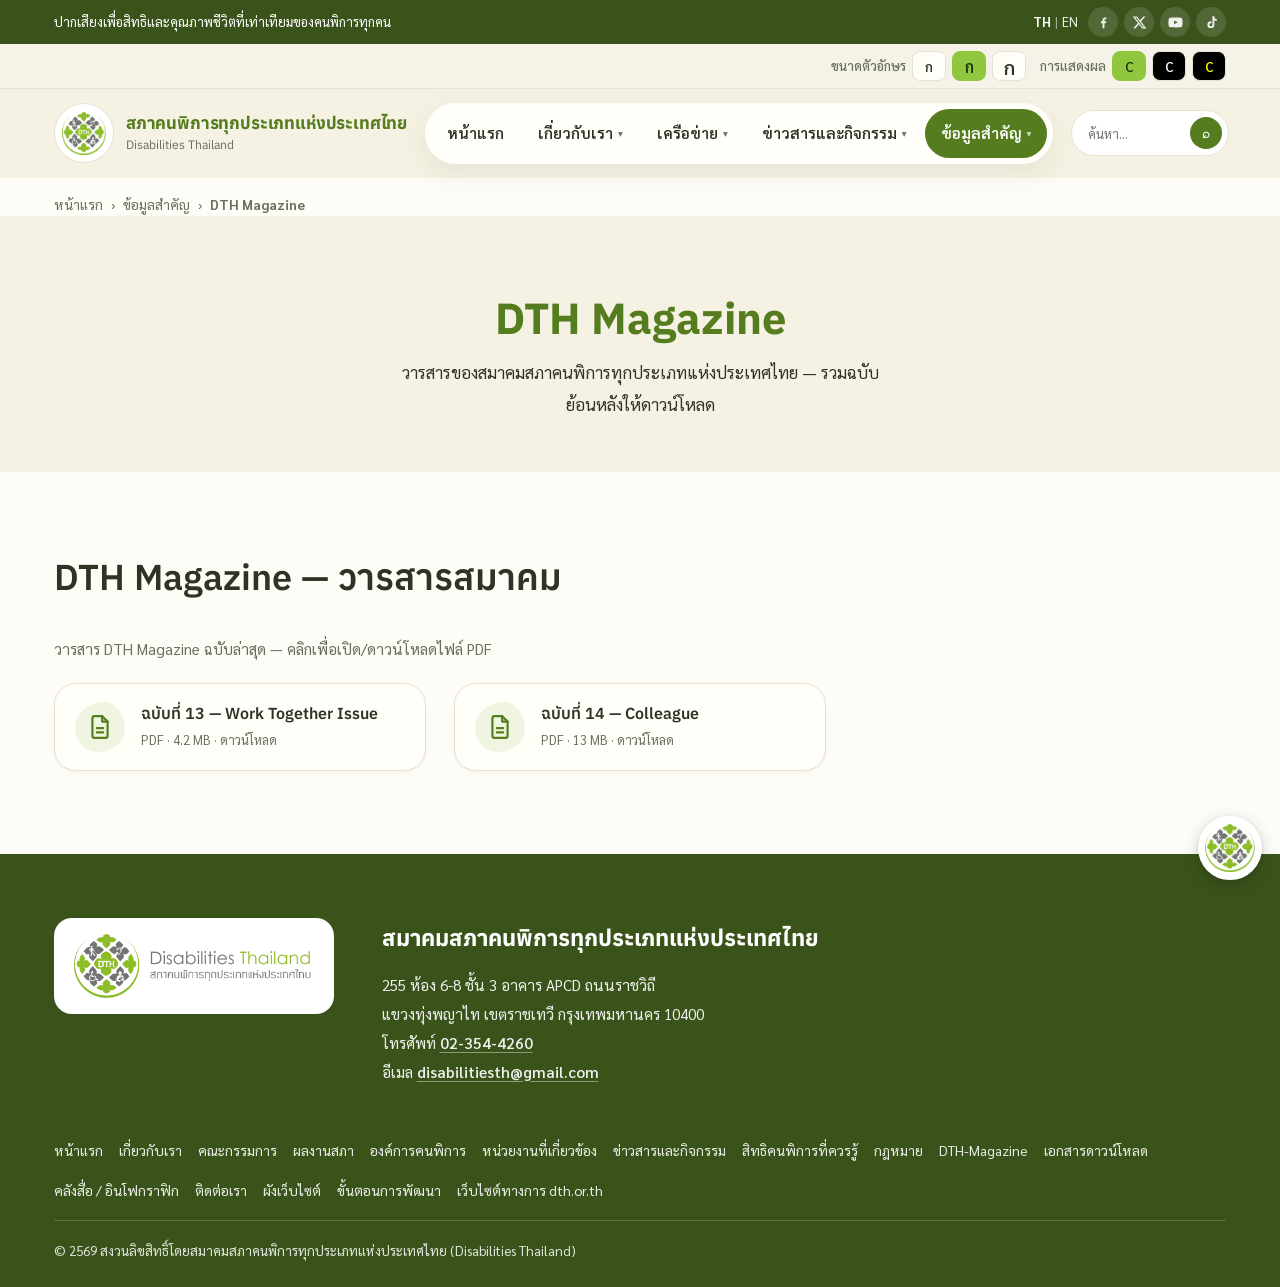
<file: magazine.html>
<!doctype html>
<html lang="th">
<head>
<meta charset="UTF-8">
<meta name="viewport" content="width=device-width, initial-scale=1">
<meta name="referrer" content="no-referrer">
<title>DTH Magazine | สมาคมสภาคนพิการทุกประเภทแห่งประเทศไทย (DTH)</title>
<meta name="description" content="ประวัติความเป็นมา วิสัยทัศน์ พันธกิจ และองค์การสมาชิกของสมาคมสภาคนพิการทุกประเภทแห่งประเทศไทย (Disabilities Thailand)">
<meta property="og:title" content="เกี่ยวกับสมาคมสภาคนพิการทุกประเภทแห่งประเทศไทย (DTH)">
<meta property="og:description" content="องค์กรร่มของขบวนการคนพิการระดับชาติ — ปากเสียงเพื่อสิทธิและความเท่าเทียมของคนพิการทุกประเภท">
<meta property="og:type" content="website">
<meta property="og:locale" content="th_TH">
<link href="https://fonts.googleapis.com/css2?family=Anuphan:wght@400;500;600;700&family=Sarabun:wght@300;400;500;600;700&display=swap" rel="stylesheet">
<link rel="stylesheet" href="dth-v2.css?v=3">
</head>
<body>

<a href="#main" class="skip">ข้ามไปยังเนื้อหาหลัก</a>

<!-- ===== Top utility bar ===== -->
<div class="topbar">
  <div class="wrap">
    <div class="left"><span>ปากเสียงเพื่อสิทธิและคุณภาพชีวิตที่เท่าเทียมของคนพิการทุกคน</span></div>
    <div class="right">
      <span class="lang"><b>TH</b><span>|</span><a href="#">EN</a></span>
      <span class="top-social" aria-label="โซเชียลมีเดีย">
        <a href="https://www.facebook.com/share/1Ez81X9Yjh/" target="_blank" rel="noopener" aria-label="Facebook"><svg viewBox="0 0 24 24" aria-hidden="true"><path d="M13.5 21v-8h2.5l.4-3h-2.9V8.2c0-.9.3-1.5 1.5-1.5H16.5V4.1S15.4 4 14.3 4c-2.3 0-3.8 1.4-3.8 3.9V10H8v3h2.5v8h3Z"/></svg></a>
        <a href="https://x.com/disabilitiesth" target="_blank" rel="noopener" aria-label="X (Twitter)"><svg viewBox="0 0 24 24" aria-hidden="true"><path d="M18.24 2.25h3.31l-7.23 8.26L23 21.75h-6.66l-5.22-6.82-5.97 6.82H1.84l7.73-8.84L1.25 2.25h6.83l4.71 6.23 5.45-6.23Zm-1.16 17.52h1.83L7.01 4.13H5.04l12.04 15.64Z"/></svg></a>
        <a href="https://youtube.com/@disabilitiesthailand945" target="_blank" rel="noopener" aria-label="YouTube"><svg viewBox="0 0 24 24" aria-hidden="true"><path d="M23 7.5s-.22-1.55-.9-2.23c-.86-.9-1.82-.9-2.26-.96C16.7 4.05 12 4.05 12 4.05s-4.7 0-7.84.26c-.44.06-1.4.06-2.26.96C1.22 5.95 1 7.5 1 7.5S.77 9.31.77 11.13v1.7C.77 14.65 1 16.46 1 16.46s.22 1.55.9 2.23c.86.9 1.99.87 2.49.97 1.8.17 7.61.22 7.61.22s4.7-.01 7.84-.27c.44-.06 1.4-.06 2.26-.96.68-.68.9-2.23.9-2.23s.23-1.81.23-3.63v-1.7c0-1.82-.23-3.63-.23-3.63ZM9.75 14.6V8.74l6.02 2.94-6.02 2.92Z"/></svg></a>
        <a href="https://www.tiktok.com/@disabilitiesth" target="_blank" rel="noopener" aria-label="TikTok"><svg viewBox="0 0 24 24" aria-hidden="true"><path d="M16.5 2h-3v13.5a2.5 2.5 0 1 1-2.5-2.5c.27 0 .53.04.78.12V9.9a5.6 5.6 0 0 0-.78-.06A5.55 5.55 0 1 0 16.5 15V8.4a6.86 6.86 0 0 0 4 1.28V6.6a3.86 3.86 0 0 1-4-3.83V2Z"/></svg></a>
      </span>
    </div>
  </div>
</div>

<!-- ===== Accessibility bar ===== -->
<div class="a11y-bar" role="region" aria-label="ปรับการแสดงผลเพื่อการเข้าถึง">
  <div class="wrap">
    <div class="a11y-group">
      <span>ขนาดตัวอักษร</span>
      <button class="a11y-btn" data-fs=".9" aria-label="อักษรขนาดเล็ก">ก</button>
      <button class="a11y-btn active" data-fs="1" aria-label="อักษรขนาดปกติ" style="font-size:1rem">ก</button>
      <button class="a11y-btn" data-fs="1.18" aria-label="อักษรขนาดใหญ่" style="font-size:1.2rem">ก</button>
    </div>
    <div class="a11y-group">
      <span>การแสดงผล</span>
      <button class="a11y-btn active" data-theme="" aria-label="แสดงผลปกติ">C</button>
      <button class="a11y-btn sw-white" data-theme="hc-white" aria-label="อักษรขาวพื้นดำ">C</button>
      <button class="a11y-btn sw-yellow" data-theme="hc-yellow" aria-label="อักษรเหลืองพื้นดำ">C</button>
    </div>
  </div>
</div>

<!-- ===== Header ===== -->
<header class="site" id="top">
  <div class="nav">
    <a href="dth-v2.html" class="brand" aria-label="หน้าแรก สมาคมสภาคนพิการทุกประเภทแห่งประเทศไทย">
      <span class="logo"><img src="Pic/dth-logo.png" alt="โลโก้ Disabilities Thailand" onerror="this.style.display='none'"></span>
      <span class="name"><b>สภาคนพิการทุกประเภทแห่งประเทศไทย</b><span>Disabilities Thailand</span></span>
    </a>
    <nav class="nav-pill" id="menu" aria-label="เมนูหลัก">
      <a href="dth-v2.html">หน้าแรก</a>
      <div class="has-sub">
        <a href="about.html" aria-haspopup="true" aria-expanded="false">เกี่ยวกับเรา <span class="caret" aria-hidden="true">▾</span></a>
        <div class="sub">
          <a href="about.html#history">ความเป็นมา</a>
          <a href="about.html#board">คณะกรรมการ</a>
          <a href="staff.html">เจ้าหน้าที่สมาคม</a>
          <a href="about.html#milestones">ผลงานสภา</a>
          <a href="regulations.html">ข้อบังคับ/ระเบียบ</a>
          <a href="dth-v2.html#contact">ติดต่อเรา</a>
        </div>
      </div>
      <div class="has-sub">
        <a href="dth-v2.html#network" aria-haspopup="true" aria-expanded="false">เครือข่าย <span class="caret" aria-hidden="true">▾</span></a>
        <div class="sub">
          <a href="about.html#members">องค์การคนพิการ</a>
          <a href="provinces.html">สภาฯ ประจำจังหวัด</a>
          <a href="dth-v2.html#network">หน่วยงานที่เกี่ยวข้อง</a>
        </div>
      </div>
      <div class="has-sub">
        <a href="news.html" aria-haspopup="true" aria-expanded="false">ข่าวสารและกิจกรรม <span class="caret" aria-hidden="true">▾</span></a>
        <div class="sub">
          <a href="news.html?cat=pr">ข่าวประชาสัมพันธ์</a>
          <a href="news.html?cat=activity">กิจกรรม</a>
          <a href="news.html?cat=report">รายงานประจำปี</a>
        </div>
      </div>
      <div class="has-sub">
        <a href="dth-v2.html#rights" class="active" aria-haspopup="true" aria-expanded="false">ข้อมูลสำคัญ <span class="caret" aria-hidden="true">▾</span></a>
        <div class="sub">
          <a href="proposals.html">ข้อเสนอ</a>
          <a href="media.html?cat=law">กฎหมาย</a>
          <a href="media.html?cat=magazine">DTH-Magazine</a>
          <a href="dth-v2.html#rights">สิทธิคนพิการที่ควรรู้</a>
          <a href="dth-v2.html#qa">คำถามที่พบบ่อย</a>
          <a href="media.html">คลังสื่อ / อินโฟกราฟิก</a>
        </div>
      </div>
    </nav>
    <div class="nav-actions">
      <div class="search-mini" role="search">
        <input type="text" placeholder="ค้นหา…" aria-label="ค้นหา">
        <button aria-label="ค้นหา">⌕</button>
      </div>
    </div>
    <button class="burger" id="burger" aria-label="เปิดเมนู" aria-expanded="false"><span></span><span></span><span></span></button>
  </div>
</header>

<!-- ===== Breadcrumb ===== -->
<nav class="breadcrumb" aria-label="เส้นทางนำทาง">
  <div class="wrap"><a href="dth-v2.html">หน้าแรก</a> <span aria-hidden="true">›</span> <span>ข้อมูลสำคัญ</span> <span aria-hidden="true">›</span> <strong>DTH Magazine</strong></div>
</nav>

<!-- ===== Page hero ===== -->
<section class="page-hero">
  <h1>DTH Magazine</h1>
  <p class="lead">วารสารของสมาคมสภาคนพิการทุกประเภทแห่งประเทศไทย — รวมฉบับย้อนหลังให้ดาวน์โหลด</p>
</section>

<main id="main">
<section class="block">
  <div class="wrap">
    <div class="kicker"><h2>DTH Magazine — วารสารสมาคม</h2></div>
    <p class="prov-note">วารสาร DTH Magazine ฉบับล่าสุด — คลิกเพื่อเปิด/ดาวน์โหลดไฟล์ PDF</p>
    <div class="mag-grid">
      <a class="card mag-card" href="Doc/magazine/dth-magazine-vol13.pdf" target="_blank" rel="noopener">
        <span class="mag-ic" aria-hidden="true"><svg viewBox="0 0 24 24"><path d="M14 2H7a2 2 0 0 0-2 2v16a2 2 0 0 0 2 2h10a2 2 0 0 0 2-2V7Z"/><path d="M14 2v5h5"/><path d="M9 13h6M9 17h6"/></svg></span>
        <div class="body"><h3>ฉบับที่ 13 — Work Together Issue</h3><div class="meta">PDF · 4.2 MB · ดาวน์โหลด</div></div>
      </a>
      <a class="card mag-card" href="Doc/magazine/dth-magazine-vol14.pdf" target="_blank" rel="noopener">
        <span class="mag-ic" aria-hidden="true"><svg viewBox="0 0 24 24"><path d="M14 2H7a2 2 0 0 0-2 2v16a2 2 0 0 0 2 2h10a2 2 0 0 0 2-2V7Z"/><path d="M14 2v5h5"/><path d="M9 13h6M9 17h6"/></svg></span>
        <div class="body"><h3>ฉบับที่ 14 — Colleague</h3><div class="meta">PDF · 13 MB · ดาวน์โหลด</div></div>
      </a>
    </div>
  </div>
</section>
</main>

<!-- ===== Footer ===== -->
<footer class="site">
  <div class="wrap">
    <div class="foot">
      <div class="flogo"><img src="Pic/dth-logo-wide.png" alt="โลโก้ DTH" onerror="this.style.display='none'"></div>
      <div>
        <h4>สมาคมสภาคนพิการทุกประเภทแห่งประเทศไทย</h4>
        <address>
          255 ห้อง 6-8 ชั้น 3 อาคาร APCD ถนนราชวิถี<br>
          แขวงทุ่งพญาไท เขตราชเทวี กรุงเทพมหานคร 10400<br>
          โทรศัพท์ <a href="tel:023544260">02-354-4260</a><br>
          อีเมล <a href="mailto:disabilitiesth@gmail.com">disabilitiesth@gmail.com</a>
        </address>
      </div>
    </div>
    <div class="foot-policy">
      <a href="dth-v2.html#top">หน้าแรก</a>
      <a href="about.html">เกี่ยวกับเรา</a>
      <a href="about.html#board">คณะกรรมการ</a>
      <a href="about.html#milestones">ผลงานสภา</a>
      <a href="about.html#members">องค์การคนพิการ</a>
      <a href="dth-v2.html#network">หน่วยงานที่เกี่ยวข้อง</a>
      <a href="news.html">ข่าวสารและกิจกรรม</a>
      <a href="dth-v2.html#rights">สิทธิคนพิการที่ควรรู้</a>
      <a href="media.html?cat=law">กฎหมาย</a>
          <a href="media.html?cat=magazine">DTH-Magazine</a>
      <a href="regulations.html">เอกสารดาวน์โหลด</a>
      <a href="media.html">คลังสื่อ / อินโฟกราฟิก</a>
      <a href="dth-v2.html#contact">ติดต่อเรา</a>
      <a href="sitemap.html">ผังเว็บไซต์</a>
      <a href="development.html">ขั้นตอนการพัฒนา</a>
      <a href="https://dth.or.th/" target="_blank" rel="noopener">เว็บไซต์ทางการ dth.or.th</a>
    </div>
    <div class="foot-copy">© 2569 สงวนลิขสิทธิ์โดยสมาคมสภาคนพิการทุกประเภทแห่งประเทศไทย (Disabilities Thailand)</div>
  </div>
</footer>

<!-- ===== Floating contact ===== -->
<div class="fab-wrap" id="fab">
  <div class="fab-panel" id="fabPanel" role="menu" aria-label="ช่องทางติดต่อ">
    <a class="fab-item" href="https://www.facebook.com/share/1Ez81X9Yjh/" target="_blank" rel="noopener" role="menuitem"><span class="ico ico-fb" aria-hidden="true"><svg viewBox="0 0 24 24" fill="currentColor"><path d="M13.5 21v-8h2.5l.4-3h-2.9V8.2c0-.9.3-1.5 1.5-1.5H16.5V4.1S15.4 4 14.3 4c-2.3 0-3.8 1.4-3.8 3.9V10H8v3h2.5v8h3Z"/></svg></span> Facebook</a>
    <a class="fab-item" href="tel:023544260" role="menuitem"><span class="ico ico-tel" aria-hidden="true"><svg viewBox="0 0 24 24" fill="currentColor"><path d="M6.6 10.8a15.1 15.1 0 0 0 6.6 6.6l2.2-2.2c.3-.3.7-.4 1-.2 1.1.4 2.3.6 3.6.6.6 0 1 .4 1 1V20c0 .6-.4 1-1 1A17 17 0 0 1 3 4c0-.6.4-1 1-1h3.6c.6 0 1 .4 1 1 0 1.2.2 2.4.6 3.6.1.4 0 .8-.3 1l-2.3 2.2Z"/></svg></span> โทร 02-354-4260</a>
    <a class="fab-item" href="mailto:disabilitiesth@gmail.com" role="menuitem"><span class="ico ico-mail" aria-hidden="true"><svg viewBox="0 0 24 24" fill="none" stroke="currentColor" stroke-width="2"><rect x="3" y="5" width="18" height="14" rx="2.5"/><path d="m4 7 8 6 8-6"/></svg></span> อีเมล</a>
  </div>
  <button class="fab-main" id="fabMain" aria-label="เปิดช่องทางติดต่อ" aria-expanded="false" aria-controls="fabPanel">
    <img class="ic-open" src="Pic/dth-logo.png" alt="" aria-hidden="true">
    <svg class="ic-close" viewBox="0 0 24 24" fill="none" stroke="currentColor" stroke-width="2.4" stroke-linecap="round"><path d="M6 6l12 12M18 6 6 18"/></svg>
  </button>
</div>

<script>
  // Accessibility: font size
  document.querySelectorAll('[data-fs]').forEach(b=>b.addEventListener('click',()=>{
    document.documentElement.style.setProperty('--fs',b.dataset.fs);
    document.querySelectorAll('[data-fs]').forEach(x=>x.classList.remove('active'));b.classList.add('active');
  }));
  // Accessibility: contrast
  document.querySelectorAll('[data-theme]').forEach(b=>b.addEventListener('click',()=>{
    document.body.classList.remove('hc-white','hc-yellow');
    if(b.dataset.theme)document.body.classList.add(b.dataset.theme);
    document.querySelectorAll('[data-theme]').forEach(x=>x.classList.remove('active'));b.classList.add('active');
  }));
  // Header shadow
  const hdr=document.querySelector('header.site');
  addEventListener('scroll',()=>hdr.classList.toggle('scrolled',scrollY>10));
  // Mobile menu
  const burger=document.getElementById('burger'),menu=document.getElementById('menu');
  burger.addEventListener('click',()=>{const o=menu.classList.toggle('open');burger.setAttribute('aria-expanded',o);});
  document.querySelectorAll('.has-sub > a').forEach(a=>a.addEventListener('click',e=>{
    if(matchMedia('(max-width:760px)').matches){e.preventDefault();const li=a.parentElement,o=li.classList.toggle('open');a.setAttribute('aria-expanded',o);}
  }));
  // Floating contact
  const fab=document.getElementById('fab'),fabMain=document.getElementById('fabMain');
  fabMain.addEventListener('click',()=>{const o=fab.classList.toggle('open');fabMain.setAttribute('aria-expanded',o);});
  document.addEventListener('click',e=>{if(fab.classList.contains('open')&&!fab.contains(e.target)){fab.classList.remove('open');fabMain.setAttribute('aria-expanded','false');}});
</script>
<!-- back to top -->
<button class="to-top" id="toTop" type="button">
  <svg viewBox="0 0 24 24" aria-hidden="true"><path d="M12 19V5"/><path d="m5 12 7-7 7 7"/></svg>
  กลับไปด้านบนเว็บไซต์
</button>
<script>
(()=>{const b=document.getElementById('toTop');if(!b)return;
const onS=()=>{const on=scrollY+innerHeight>=document.documentElement.scrollHeight-320&&scrollY>200;b.classList.toggle('show',on);document.body.classList.toggle('totop-on',on);};
addEventListener('scroll',onS,{passive:true});onS();
b.addEventListener('click',()=>scrollTo({top:0,behavior:'smooth'}));})();
</script>
<!-- scroll reveal -->
<script>
(()=>{ // animate content into view; respects reduced-motion
if(matchMedia('(prefers-reduced-motion: reduce)').matches)return;
const sel='.kicker,.news-head,.card,.partner,.qa-item,.qa-tile,.member-card,.board-card,.obj-list li,.ms-cat,.ms p,.vision-quote,.about-stat,.hotline,.rights-shell,.prose p,.obj-intro,.tabbar,.fb-embed,.table-wrap,.board-poster,.hub-card,.hub-side-item,.timeline li,.page-hero .logo-badge,.page-hero .lead,.foot';
const els=[...document.querySelectorAll(sel)].filter(el=>!el.closest('.rv'));
const groups=new Map();
els.forEach(el=>{el.classList.add('rv');
  const p=el.parentElement,i=groups.get(p)||0;
  el.style.setProperty('--rvd',Math.min(i*70,420)+'ms');groups.set(p,i+1)});
let pending=els.slice(),throttled=false;
const reveal=el=>{el.classList.add('in');
  setTimeout(()=>{el.classList.remove('rv','in');el.style.removeProperty('--rvd')},950+parseInt(el.style.getPropertyValue('--rvd')||0))};
const check=()=>{const vh=innerHeight;
  pending=pending.filter(el=>{const r=el.getBoundingClientRect();
    if(r.top<vh*.94){reveal(el);return false}return true});
  if(!pending.length){removeEventListener('scroll',onScroll);removeEventListener('resize',onScroll)}};
const onScroll=()=>{if(throttled)return;throttled=true;setTimeout(()=>{throttled=false;check()},90)};
addEventListener('scroll',onScroll,{passive:true});
addEventListener('resize',onScroll,{passive:true});
check();
})();
</script>
</body>
</html>
</file>
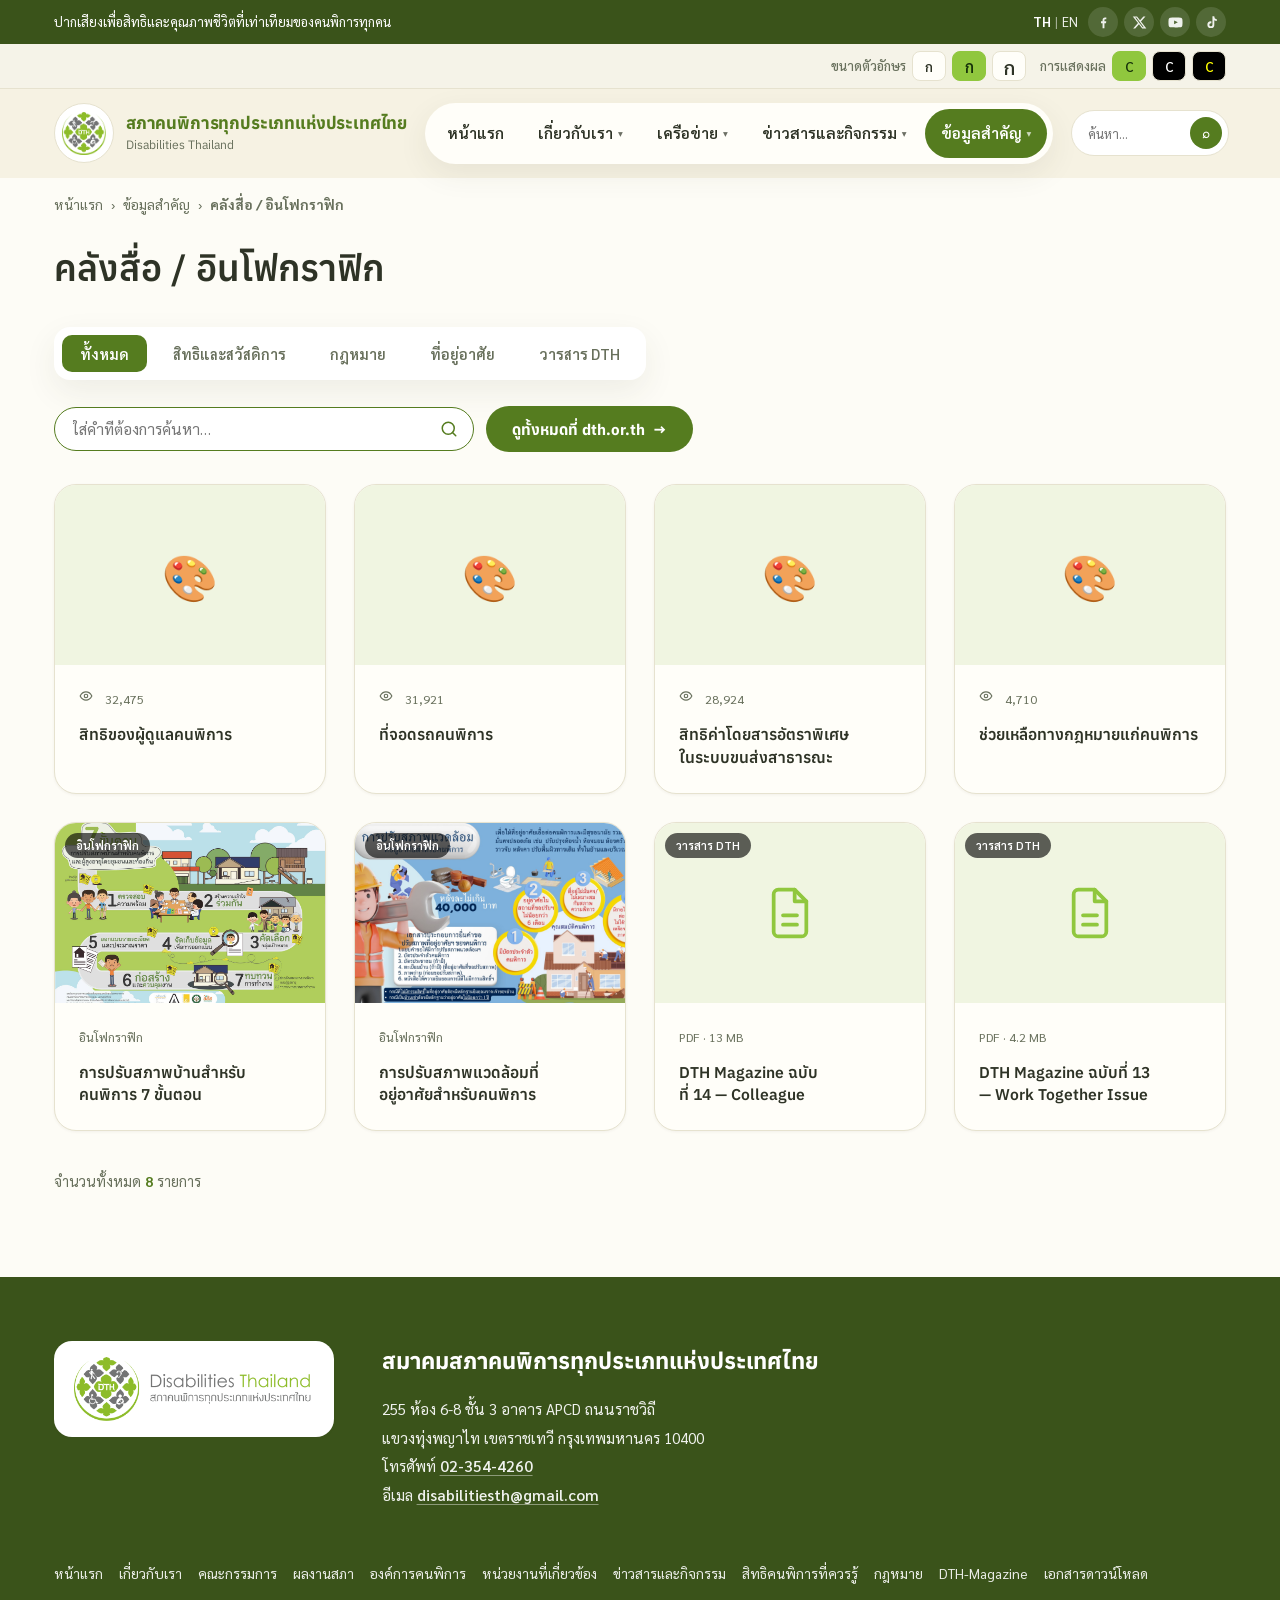
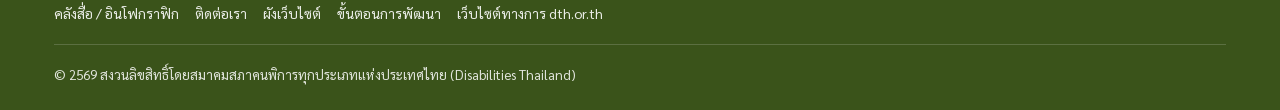
<file: media.html>
<!doctype html>
<html lang="th">
<head>
<meta charset="UTF-8">
<meta name="viewport" content="width=device-width, initial-scale=1">
<title>คลังสื่อ / อินโฟกราฟิก | สมาคมสภาคนพิการทุกประเภทแห่งประเทศไทย (DTH)</title>
<meta name="description" content="ข่าวประชาสัมพันธ์ กิจกรรม รายงานประจำปี และสาระน่ารู้ สมาคมสภาคนพิการทุกประเภทแห่งประเทศไทย (Disabilities Thailand)">
<meta property="og:title" content="ข่าวสาร | Disabilities Thailand (DTH)">
<meta property="og:type" content="website">
<meta property="og:locale" content="th_TH">
<link href="https://fonts.googleapis.com/css2?family=Anuphan:wght@400;500;600;700&family=Sarabun:wght@300;400;500;600;700&display=swap" rel="stylesheet">
<link rel="stylesheet" href="dth-v2.css?v=3">
</head>
<body>

<a href="#main" class="skip">ข้ามไปยังเนื้อหาหลัก</a>

<!-- ===== Top utility bar ===== -->
<div class="topbar">
  <div class="wrap">
    <div class="left"><span>ปากเสียงเพื่อสิทธิและคุณภาพชีวิตที่เท่าเทียมของคนพิการทุกคน</span></div>
    <div class="right">
      <span class="lang"><b>TH</b><span>|</span><a href="#">EN</a></span>
      <span class="top-social" aria-label="โซเชียลมีเดีย">
        <a href="https://www.facebook.com/share/1Ez81X9Yjh/" target="_blank" rel="noopener" aria-label="Facebook"><svg viewBox="0 0 24 24" aria-hidden="true"><path d="M13.5 21v-8h2.5l.4-3h-2.9V8.2c0-.9.3-1.5 1.5-1.5H16.5V4.1S15.4 4 14.3 4c-2.3 0-3.8 1.4-3.8 3.9V10H8v3h2.5v8h3Z"/></svg></a>
        <a href="https://x.com/disabilitiesth" target="_blank" rel="noopener" aria-label="X (Twitter)"><svg viewBox="0 0 24 24" aria-hidden="true"><path d="M18.24 2.25h3.31l-7.23 8.26L23 21.75h-6.66l-5.22-6.82-5.97 6.82H1.84l7.73-8.84L1.25 2.25h6.83l4.71 6.23 5.45-6.23Zm-1.16 17.52h1.83L7.01 4.13H5.04l12.04 15.64Z"/></svg></a>
        <a href="https://youtube.com/@disabilitiesthailand945" target="_blank" rel="noopener" aria-label="YouTube"><svg viewBox="0 0 24 24" aria-hidden="true"><path d="M23 7.5s-.22-1.55-.9-2.23c-.86-.9-1.82-.9-2.26-.96C16.7 4.05 12 4.05 12 4.05s-4.7 0-7.84.26c-.44.06-1.4.06-2.26.96C1.22 5.95 1 7.5 1 7.5S.77 9.31.77 11.13v1.7C.77 14.65 1 16.46 1 16.46s.22 1.55.9 2.23c.86.9 1.99.87 2.49.97 1.8.17 7.61.22 7.61.22s4.7-.01 7.84-.27c.44-.06 1.4-.06 2.26-.96.68-.68.9-2.23.9-2.23s.23-1.81.23-3.63v-1.7c0-1.82-.23-3.63-.23-3.63ZM9.75 14.6V8.74l6.02 2.94-6.02 2.92Z"/></svg></a>
        <a href="https://www.tiktok.com/@disabilitiesth" target="_blank" rel="noopener" aria-label="TikTok"><svg viewBox="0 0 24 24" aria-hidden="true"><path d="M16.5 2h-3v13.5a2.5 2.5 0 1 1-2.5-2.5c.27 0 .53.04.78.12V9.9a5.6 5.6 0 0 0-.78-.06A5.55 5.55 0 1 0 16.5 15V8.4a6.86 6.86 0 0 0 4 1.28V6.6a3.86 3.86 0 0 1-4-3.83V2Z"/></svg></a>
      </span>
    </div>
  </div>
</div>

<!-- ===== Accessibility bar ===== -->
<div class="a11y-bar" role="region" aria-label="ปรับการแสดงผลเพื่อการเข้าถึง">
  <div class="wrap">
    <div class="a11y-group">
      <span>ขนาดตัวอักษร</span>
      <button class="a11y-btn" data-fs=".9" aria-label="อักษรขนาดเล็ก">ก</button>
      <button class="a11y-btn active" data-fs="1" aria-label="อักษรขนาดปกติ" style="font-size:1rem">ก</button>
      <button class="a11y-btn" data-fs="1.18" aria-label="อักษรขนาดใหญ่" style="font-size:1.2rem">ก</button>
    </div>
    <div class="a11y-group">
      <span>การแสดงผล</span>
      <button class="a11y-btn active" data-theme="" aria-label="แสดงผลปกติ">C</button>
      <button class="a11y-btn sw-white" data-theme="hc-white" aria-label="อักษรขาวพื้นดำ">C</button>
      <button class="a11y-btn sw-yellow" data-theme="hc-yellow" aria-label="อักษรเหลืองพื้นดำ">C</button>
    </div>
  </div>
</div>

<!-- ===== Header ===== -->
<header class="site" id="top">
  <div class="nav">
    <a href="dth-v2.html" class="brand" aria-label="หน้าแรก สมาคมสภาคนพิการทุกประเภทแห่งประเทศไทย">
      <span class="logo"><img src="Pic/dth-logo.png" alt="โลโก้ Disabilities Thailand" onerror="this.style.display='none'"></span>
      <span class="name"><b>สภาคนพิการทุกประเภทแห่งประเทศไทย</b><span>Disabilities Thailand</span></span>
    </a>
    <nav class="nav-pill" id="menu" aria-label="เมนูหลัก">
      <a href="dth-v2.html">หน้าแรก</a>
      <div class="has-sub">
        <a href="about.html" aria-haspopup="true" aria-expanded="false">เกี่ยวกับเรา <span class="caret" aria-hidden="true">▾</span></a>
        <div class="sub">
          <a href="about.html#history">ความเป็นมา</a>
          <a href="about.html#board">คณะกรรมการ</a>
          <a href="staff.html">เจ้าหน้าที่สมาคม</a>
          <a href="about.html#milestones">ผลงานสภา</a>
          <a href="regulations.html">ข้อบังคับ/ระเบียบ</a>
          <a href="dth-v2.html#contact">ติดต่อเรา</a>
        </div>
      </div>
      <div class="has-sub">
        <a href="dth-v2.html#network" aria-haspopup="true" aria-expanded="false">เครือข่าย <span class="caret" aria-hidden="true">▾</span></a>
        <div class="sub">
          <a href="about.html#members">องค์การคนพิการ</a>
          <a href="provinces.html">สภาฯ ประจำจังหวัด</a>
          <a href="dth-v2.html#network">หน่วยงานที่เกี่ยวข้อง</a>
        </div>
      </div>
      <div class="has-sub">
        <a href="news.html" aria-haspopup="true" aria-expanded="false">ข่าวสารและกิจกรรม <span class="caret" aria-hidden="true">▾</span></a>
        <div class="sub">
          <a href="news.html?cat=pr">ข่าวประชาสัมพันธ์</a>
          <a href="news.html?cat=activity">กิจกรรม</a>
          <a href="news.html?cat=report">รายงานประจำปี</a>
        </div>
      </div>
      <div class="has-sub">
        <a href="dth-v2.html#rights" class="active" aria-haspopup="true" aria-expanded="false">ข้อมูลสำคัญ <span class="caret" aria-hidden="true">▾</span></a>
        <div class="sub">
          <a href="proposals.html">ข้อเสนอ</a>
          <a href="media.html?cat=law">กฎหมาย</a>
          <a href="media.html?cat=magazine">DTH-Magazine</a>
          <a href="dth-v2.html#rights">สิทธิคนพิการที่ควรรู้</a>
          <a href="dth-v2.html#qa">คำถามที่พบบ่อย</a>
          <a href="media.html">คลังสื่อ / อินโฟกราฟิก</a>
        </div>
      </div>
    </nav>
    <div class="nav-actions">
      <div class="search-mini" role="search">
        <input type="text" placeholder="ค้นหา…" aria-label="ค้นหา">
        <button aria-label="ค้นหา">⌕</button>
      </div>
    </div>
    <button class="burger" id="burger" aria-label="เปิดเมนู" aria-expanded="false"><span></span><span></span><span></span></button>
  </div>
</header>

<!-- ===== Breadcrumb ===== -->
<nav class="breadcrumb" aria-label="เส้นทางนำทาง">
  <div class="wrap"><a href="dth-v2.html">หน้าแรก</a> <span aria-hidden="true">›</span> <span>ข้อมูลสำคัญ</span> <span aria-hidden="true">›</span> <strong>คลังสื่อ / อินโฟกราฟิก</strong></div>
</nav>

<main id="main">
<section class="block" style="padding-top:clamp(20px,2.5vw,30px)">
  <div class="wrap">
    <div class="kicker"><h1 style="font-size:clamp(1.5rem,2.9vw,2.25rem);font-weight:600;line-height:1.2">คลังสื่อ / อินโฟกราฟิก</h1></div>
    <div class="tabbar" id="catBar" aria-label="หมวดหมู่คลังสื่อ" style="margin-bottom:clamp(18px,2.5vw,26px)">
      <button class="tab active" data-cat="all" type="button">ทั้งหมด</button>
      <button class="tab" data-cat="rights" type="button">สิทธิและสวัสดิการ</button>
      <button class="tab" data-cat="law" type="button">กฎหมาย</button>
      <button class="tab" data-cat="home" type="button">ที่อยู่อาศัย</button>
      <button class="tab" data-cat="magazine" type="button">วารสาร DTH</button>
    </div>
    <div class="hub-toolbar">
      <div class="hub-search">
        <input type="text" id="hubSearch" placeholder="ใส่คำที่ต้องการค้นหา…" aria-label="ค้นหาคลังสื่อ">
        <svg viewBox="0 0 24 24" fill="none" stroke="currentColor" stroke-width="2" stroke-linecap="round" stroke-linejoin="round" aria-hidden="true"><path d="m21 21-4.34-4.34"></path><circle cx="11" cy="11" r="8"></circle></svg>
      </div>
      <a href="https://dth.or.th/infographic" target="_blank" rel="noopener" class="see-all" style="white-space:nowrap">ดูทั้งหมดที่ dth.or.th <span class="arr" aria-hidden="true">&rarr;</span></a>
    </div>
    <div class="hub-grid" id="hubGrid">
      <a class="card hub-card" data-cat="rights" href="https://dth.or.th/infographic/" target="_blank" rel="noopener">
        <div class="thumb"><span class="mtype">อินโฟกราฟิก</span><img src="https://dth.or.th/wp-content/uploads/2022/07/275229039_1594676890888765_1550337596592218467_n-300x212.jpg" alt="สิทธิของผู้ดูแลคนพิการ" loading="lazy" onerror="this.parentElement.classList.add('ph');this.parentElement.innerHTML='&#127912;'"></div>
        <div class="body"><div class="meta"><svg class="im" viewBox="0 0 24 24" aria-hidden="true"><path d="M2 12s3.5-7 10-7 10 7 10 7-3.5 7-10 7-10-7-10-7Z"/><circle cx="12" cy="12" r="3"/></svg> 32,475</div><h3>สิทธิของผู้ดูแลคนพิการ</h3></div>
      </a>
      <a class="card hub-card" data-cat="rights" href="https://dth.or.th/infographic/" target="_blank" rel="noopener">
        <div class="thumb"><span class="mtype">อินโฟกราฟิก</span><img src="https://dth.or.th/wp-content/uploads/2022/07/273556717_1580157409007380_985939727756942970_n-300x212.jpg" alt="ที่จอดรถคนพิการ" loading="lazy" onerror="this.parentElement.classList.add('ph');this.parentElement.innerHTML='&#127912;'"></div>
        <div class="body"><div class="meta"><svg class="im" viewBox="0 0 24 24" aria-hidden="true"><path d="M2 12s3.5-7 10-7 10 7 10 7-3.5 7-10 7-10-7-10-7Z"/><circle cx="12" cy="12" r="3"/></svg> 31,921</div><h3>ที่จอดรถคนพิการ</h3></div>
      </a>
      <a class="card hub-card" data-cat="rights" href="https://dth.or.th/infographic/" target="_blank" rel="noopener">
        <div class="thumb"><span class="mtype">อินโฟกราฟิก</span><img src="https://dth.or.th/wp-content/uploads/2022/07/275194508_1594645250891929_4929658142830719063_n-300x212.jpg" alt="สิทธิค่าโดยสารอัตราพิเศษในระบบขนส่งสาธารณะ" loading="lazy" onerror="this.parentElement.classList.add('ph');this.parentElement.innerHTML='&#127912;'"></div>
        <div class="body"><div class="meta"><svg class="im" viewBox="0 0 24 24" aria-hidden="true"><path d="M2 12s3.5-7 10-7 10 7 10 7-3.5 7-10 7-10-7-10-7Z"/><circle cx="12" cy="12" r="3"/></svg> 28,924</div><h3>สิทธิค่าโดยสารอัตราพิเศษในระบบขนส่งสาธารณะ</h3></div>
      </a>
      <a class="card hub-card" data-cat="law" href="https://dth.or.th/infographic/" target="_blank" rel="noopener">
        <div class="thumb"><span class="mtype">อินโฟกราฟิก</span><img src="https://dth.or.th/wp-content/uploads/2022/07/275425030_1598676160488838_995252658959268142_n-300x212.jpg" alt="ช่วยเหลือทางกฎหมายแก่คนพิการ" loading="lazy" onerror="this.parentElement.classList.add('ph');this.parentElement.innerHTML='&#127912;'"></div>
        <div class="body"><div class="meta"><svg class="im" viewBox="0 0 24 24" aria-hidden="true"><path d="M2 12s3.5-7 10-7 10 7 10 7-3.5 7-10 7-10-7-10-7Z"/><circle cx="12" cy="12" r="3"/></svg> 4,710</div><h3>ช่วยเหลือทางกฎหมายแก่คนพิการ</h3></div>
      </a>
      <a class="card hub-card" data-cat="home" href="Pic/infographic/home-mod-7steps.jpg" target="_blank" rel="noopener">
        <div class="thumb"><span class="mtype">อินโฟกราฟิก</span><img src="Pic/infographic/home-mod-7steps.jpg" alt="การปรับสภาพบ้านสำหรับคนพิการ 7 ขั้นตอน" loading="lazy" onerror="this.parentElement.classList.add('ph');this.parentElement.innerHTML='&#127912;'"></div>
        <div class="body"><div class="meta">อินโฟกราฟิก</div><h3>การปรับสภาพบ้านสำหรับคนพิการ 7 ขั้นตอน</h3></div>
      </a>
      <a class="card hub-card" data-cat="home" href="Pic/infographic/home-environment-2567.jpg" target="_blank" rel="noopener">
        <div class="thumb"><span class="mtype">อินโฟกราฟิก</span><img src="Pic/infographic/home-environment-2567.jpg" alt="การปรับสภาพแวดล้อมที่อยู่อาศัยสำหรับคนพิการ" loading="lazy" onerror="this.parentElement.classList.add('ph');this.parentElement.innerHTML='&#127912;'"></div>
        <div class="body"><div class="meta">อินโฟกราฟิก</div><h3>การปรับสภาพแวดล้อมที่อยู่อาศัยสำหรับคนพิการ</h3></div>
      </a>
      <a class="card hub-card" data-cat="magazine" href="Doc/magazine/dth-magazine-vol14.pdf" target="_blank" rel="noopener">
        <div class="thumb"><span class="mtype">วารสาร DTH</span><div class="ph" style="display:grid;place-items:center;width:100%;height:100%"><svg class="ph-svg" viewBox="0 0 24 24" aria-hidden="true"><path d="M14 2H7a2 2 0 0 0-2 2v16a2 2 0 0 0 2 2h10a2 2 0 0 0 2-2V7Z"/><path d="M14 2v5h5"/><path d="M9 13h6M9 17h6"/></svg></div></div>
        <div class="body"><div class="meta">PDF · 13 MB</div><h3>DTH Magazine ฉบับที่ 14 — Colleague</h3></div>
      </a>
      <a class="card hub-card" data-cat="magazine" href="Doc/magazine/dth-magazine-vol13.pdf" target="_blank" rel="noopener">
        <div class="thumb"><span class="mtype">วารสาร DTH</span><div class="ph" style="display:grid;place-items:center;width:100%;height:100%"><svg class="ph-svg" viewBox="0 0 24 24" aria-hidden="true"><path d="M14 2H7a2 2 0 0 0-2 2v16a2 2 0 0 0 2 2h10a2 2 0 0 0 2-2V7Z"/><path d="M14 2v5h5"/><path d="M9 13h6M9 17h6"/></svg></div></div>
        <div class="body"><div class="meta">PDF · 4.2 MB</div><h3>DTH Magazine ฉบับที่ 13 — Work Together Issue</h3></div>
      </a>
    </div>
    <div id="hubEmpty" class="card" style="display:none;padding:40px;text-align:center;color:var(--muted)">
      <p style="margin-top:10px">ยังไม่มีรายการในหมวดนี้</p>
    </div>
    <div class="pager"><div class="total">จำนวนทั้งหมด <b id="hubCount">8</b> รายการ</div></div>
  </div>
</section>
</main>

<!-- ===== Footer ===== -->
<footer class="site">
  <div class="wrap">
    <div class="foot">
      <div class="flogo"><img src="Pic/dth-logo-wide.png" alt="โลโก้ DTH" onerror="this.style.display='none'"></div>
      <div>
        <h4>สมาคมสภาคนพิการทุกประเภทแห่งประเทศไทย</h4>
        <address>
          255 ห้อง 6-8 ชั้น 3 อาคาร APCD ถนนราชวิถี<br>
          แขวงทุ่งพญาไท เขตราชเทวี กรุงเทพมหานคร 10400<br>
          โทรศัพท์ <a href="tel:023544260">02-354-4260</a><br>
          อีเมล <a href="mailto:disabilitiesth@gmail.com">disabilitiesth@gmail.com</a>
        </address>
      </div>
    </div>
    <div class="foot-policy">
      <a href="dth-v2.html#top">หน้าแรก</a>
      <a href="about.html">เกี่ยวกับเรา</a>
      <a href="about.html#board">คณะกรรมการ</a>
      <a href="about.html#milestones">ผลงานสภา</a>
      <a href="about.html#members">องค์การคนพิการ</a>
      <a href="dth-v2.html#network">หน่วยงานที่เกี่ยวข้อง</a>
      <a href="news.html">ข่าวสารและกิจกรรม</a>
      <a href="dth-v2.html#rights">สิทธิคนพิการที่ควรรู้</a>
      <a href="media.html?cat=law">กฎหมาย</a>
          <a href="media.html?cat=magazine">DTH-Magazine</a>
      <a href="regulations.html">เอกสารดาวน์โหลด</a>
      <a href="media.html">คลังสื่อ / อินโฟกราฟิก</a>
      <a href="dth-v2.html#contact">ติดต่อเรา</a>
      <a href="sitemap.html">ผังเว็บไซต์</a>
      <a href="development.html">ขั้นตอนการพัฒนา</a>
      <a href="https://dth.or.th/" target="_blank" rel="noopener">เว็บไซต์ทางการ dth.or.th</a>
    </div>
    <div class="foot-copy">© 2569 สงวนลิขสิทธิ์โดยสมาคมสภาคนพิการทุกประเภทแห่งประเทศไทย (Disabilities Thailand)</div>
  </div>
</footer>

<script>
  // a11y font size
  document.querySelectorAll('[data-fs]').forEach(b=>b.addEventListener('click',()=>{
    document.documentElement.style.setProperty('--fs',b.dataset.fs);
    document.querySelectorAll('[data-fs]').forEach(x=>x.classList.remove('active'));b.classList.add('active');
  }));
  // a11y contrast
  document.querySelectorAll('[data-theme]').forEach(b=>b.addEventListener('click',()=>{
    document.body.classList.remove('hc-white','hc-yellow');
    if(b.dataset.theme)document.body.classList.add(b.dataset.theme);
    document.querySelectorAll('[data-theme]').forEach(x=>x.classList.remove('active'));b.classList.add('active');
  }));
  // header shadow
  const hdr=document.querySelector('header.site');
  addEventListener('scroll',()=>hdr.classList.toggle('scrolled',scrollY>10));
  // mobile menu
  const burger=document.getElementById('burger'),menu=document.getElementById('menu');
  burger.addEventListener('click',()=>{const o=menu.classList.toggle('open');burger.setAttribute('aria-expanded',o);});
  document.querySelectorAll('.has-sub > a').forEach(a=>a.addEventListener('click',e=>{
    if(matchMedia('(max-width:760px)').matches){e.preventDefault();const li=a.parentElement,o=li.classList.toggle('open');a.setAttribute('aria-expanded',o);}
  }));

  // ---- Category filter (reads ?cat= and chip clicks) ----
  (function(){
    const cards=[...document.querySelectorAll('#hubGrid .hub-card')];
    const chips=[...document.querySelectorAll('#catBar .tab')];
    const sel=document.getElementById('hubSelect');
    const search=document.getElementById('hubSearch');
    const empty=document.getElementById('hubEmpty');
    const count=document.getElementById('hubCount');
    const crumb=document.getElementById('crumbCat');
    const names={all:'ทั้งหมด',rights:'สิทธิและสวัสดิการ',law:'กฎหมาย',home:'ที่อยู่อาศัย',magazine:'วารสาร DTH'};
    const subOf={};
    let cat=new URLSearchParams(location.search).get('cat')||'all';
    if(!names[cat])cat='all';

    function apply(){
      const q=search.value.trim();
      let n=0;
      cards.forEach(c=>{
        const cats=c.dataset.cat.split(' ');
        const okCat=cat==='all'||cats.includes(cat);
        const okQ=!q||c.textContent.includes(q);
        const show=okCat&&okQ;
        c.style.display=show?'':'none';
        if(show)n++;
      });
      empty.style.display=n?'none':'';
      count.textContent=n;
      if(crumb)crumb.textContent=names[cat];
      const main=subOf[cat]||cat;
      chips.forEach(ch=>ch.classList.toggle('active',ch.dataset.cat===main));
      if(sel)sel.value=subOf[cat]?cat:'';
      const url=new URL(location);
      if(cat==='all')url.searchParams.delete('cat');else url.searchParams.set('cat',cat);
      history.replaceState(null,'',url);
    }
    chips.forEach(ch=>ch.addEventListener('click',()=>{cat=ch.dataset.cat;apply();}));
    if(sel)sel.addEventListener('change',()=>{cat=sel.value||'all';apply();});
    search.addEventListener('input',apply);
    apply();
  })();
</script>
<!-- back to top -->
<button class="to-top" id="toTop" type="button">
  <svg viewBox="0 0 24 24" aria-hidden="true"><path d="M12 19V5"/><path d="m5 12 7-7 7 7"/></svg>
  กลับไปด้านบนเว็บไซต์
</button>
<script>
(()=>{const b=document.getElementById('toTop');if(!b)return;
const onS=()=>{const on=scrollY+innerHeight>=document.documentElement.scrollHeight-320&&scrollY>200;b.classList.toggle('show',on);document.body.classList.toggle('totop-on',on);};
addEventListener('scroll',onS,{passive:true});onS();
b.addEventListener('click',()=>scrollTo({top:0,behavior:'smooth'}));})();
</script>
<!-- scroll reveal -->
<script>
(()=>{ // animate content into view; respects reduced-motion
if(matchMedia('(prefers-reduced-motion: reduce)').matches)return;
const sel='.kicker,.news-head,.card,.partner,.qa-item,.qa-tile,.member-card,.board-card,.obj-list li,.ms-cat,.ms p,.vision-quote,.about-stat,.hotline,.rights-shell,.prose p,.obj-intro,.tabbar,.fb-embed,.table-wrap,.board-poster,.hub-card,.hub-side-item,.timeline li,.page-hero .logo-badge,.page-hero .lead,.foot';
const els=[...document.querySelectorAll(sel)].filter(el=>!el.closest('.rv'));
const groups=new Map();
els.forEach(el=>{el.classList.add('rv');
  const p=el.parentElement,i=groups.get(p)||0;
  el.style.setProperty('--rvd',Math.min(i*70,420)+'ms');groups.set(p,i+1)});
let pending=els.slice(),throttled=false;
const reveal=el=>{el.classList.add('in');
  setTimeout(()=>{el.classList.remove('rv','in');el.style.removeProperty('--rvd')},950+parseInt(el.style.getPropertyValue('--rvd')||0))};
const check=()=>{const vh=innerHeight;
  pending=pending.filter(el=>{const r=el.getBoundingClientRect();
    if(r.top<vh*.94){reveal(el);return false}return true});
  if(!pending.length){removeEventListener('scroll',onScroll);removeEventListener('resize',onScroll)}};
const onScroll=()=>{if(throttled)return;throttled=true;setTimeout(()=>{throttled=false;check()},90)};
addEventListener('scroll',onScroll,{passive:true});
addEventListener('resize',onScroll,{passive:true});
check();
})();
</script>
</body>
</html>
</file>
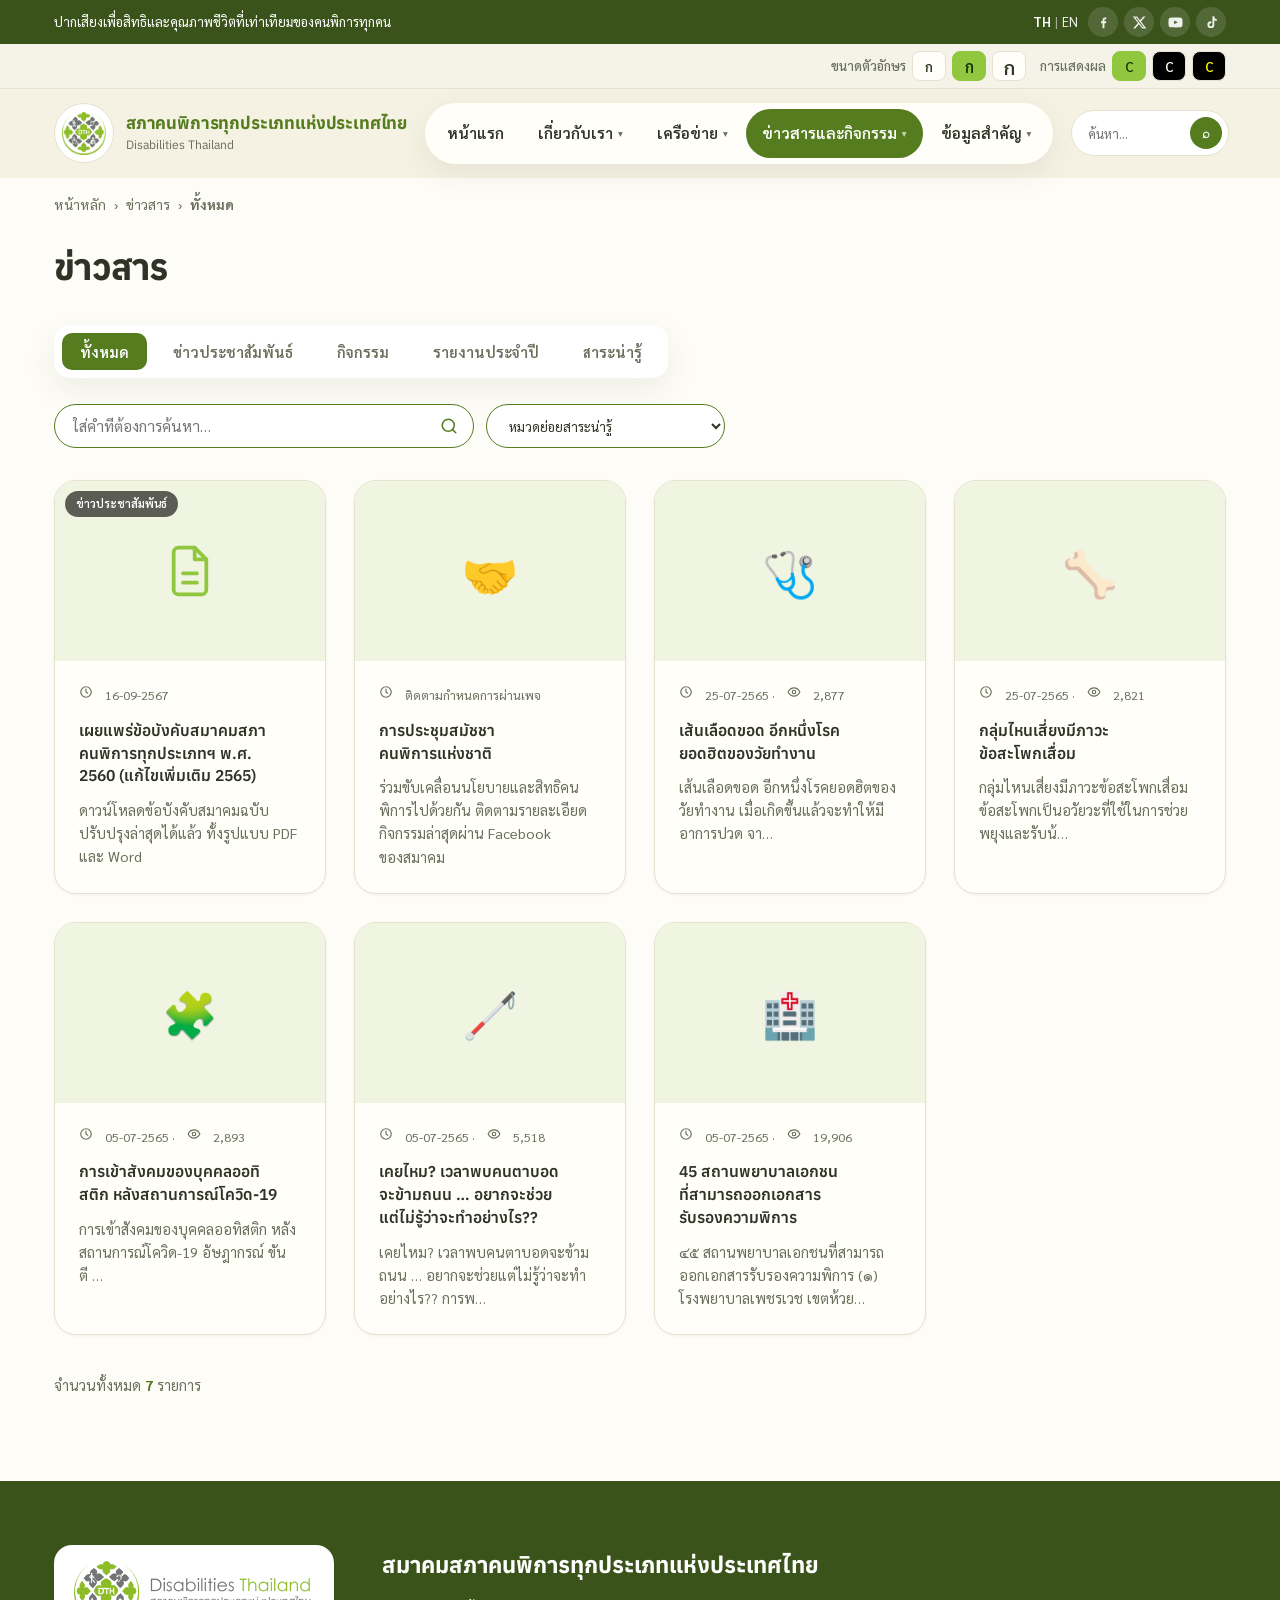
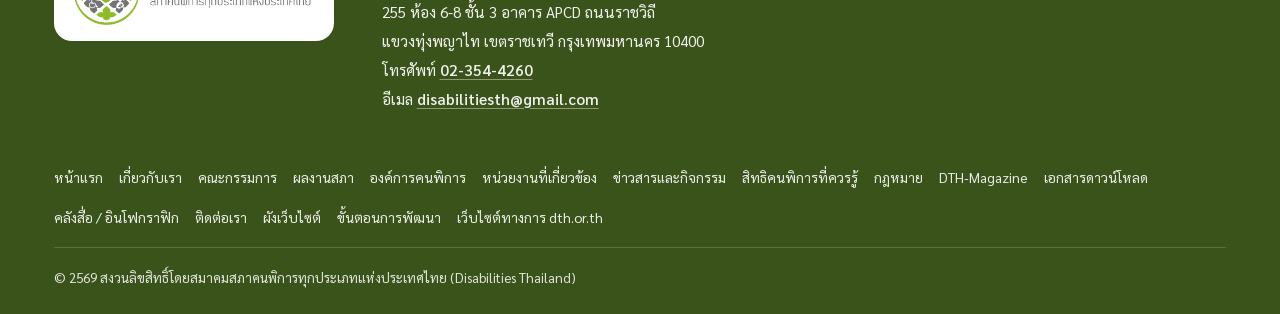
<file: news.html>
<!doctype html>
<html lang="th">
<head>
<meta charset="UTF-8">
<meta name="viewport" content="width=device-width, initial-scale=1">
<title>ข่าวสาร | สมาคมสภาคนพิการทุกประเภทแห่งประเทศไทย (DTH)</title>
<meta name="description" content="ข่าวประชาสัมพันธ์ กิจกรรม รายงานประจำปี และสาระน่ารู้ สมาคมสภาคนพิการทุกประเภทแห่งประเทศไทย (Disabilities Thailand)">
<meta property="og:title" content="ข่าวสาร | Disabilities Thailand (DTH)">
<meta property="og:type" content="website">
<meta property="og:locale" content="th_TH">
<link href="https://fonts.googleapis.com/css2?family=Anuphan:wght@400;500;600;700&family=Sarabun:wght@300;400;500;600;700&display=swap" rel="stylesheet">
<link rel="stylesheet" href="dth-v2.css?v=3">
</head>
<body>

<a href="#main" class="skip">ข้ามไปยังเนื้อหาหลัก</a>

<!-- ===== Top utility bar ===== -->
<div class="topbar">
  <div class="wrap">
    <div class="left"><span>ปากเสียงเพื่อสิทธิและคุณภาพชีวิตที่เท่าเทียมของคนพิการทุกคน</span></div>
    <div class="right">
      <span class="lang"><b>TH</b><span>|</span><a href="#">EN</a></span>
      <span class="top-social" aria-label="โซเชียลมีเดีย">
        <a href="https://www.facebook.com/share/1Ez81X9Yjh/" target="_blank" rel="noopener" aria-label="Facebook"><svg viewBox="0 0 24 24" aria-hidden="true"><path d="M13.5 21v-8h2.5l.4-3h-2.9V8.2c0-.9.3-1.5 1.5-1.5H16.5V4.1S15.4 4 14.3 4c-2.3 0-3.8 1.4-3.8 3.9V10H8v3h2.5v8h3Z"/></svg></a>
        <a href="https://x.com/disabilitiesth" target="_blank" rel="noopener" aria-label="X (Twitter)"><svg viewBox="0 0 24 24" aria-hidden="true"><path d="M18.24 2.25h3.31l-7.23 8.26L23 21.75h-6.66l-5.22-6.82-5.97 6.82H1.84l7.73-8.84L1.25 2.25h6.83l4.71 6.23 5.45-6.23Zm-1.16 17.52h1.83L7.01 4.13H5.04l12.04 15.64Z"/></svg></a>
        <a href="https://youtube.com/@disabilitiesthailand945" target="_blank" rel="noopener" aria-label="YouTube"><svg viewBox="0 0 24 24" aria-hidden="true"><path d="M23 7.5s-.22-1.55-.9-2.23c-.86-.9-1.82-.9-2.26-.96C16.7 4.05 12 4.05 12 4.05s-4.7 0-7.84.26c-.44.06-1.4.06-2.26.96C1.22 5.95 1 7.5 1 7.5S.77 9.31.77 11.13v1.7C.77 14.65 1 16.46 1 16.46s.22 1.55.9 2.23c.86.9 1.99.87 2.49.97 1.8.17 7.61.22 7.61.22s4.7-.01 7.84-.27c.44-.06 1.4-.06 2.26-.96.68-.68.9-2.23.9-2.23s.23-1.81.23-3.63v-1.7c0-1.82-.23-3.63-.23-3.63ZM9.75 14.6V8.74l6.02 2.94-6.02 2.92Z"/></svg></a>
        <a href="https://www.tiktok.com/@disabilitiesth" target="_blank" rel="noopener" aria-label="TikTok"><svg viewBox="0 0 24 24" aria-hidden="true"><path d="M16.5 2h-3v13.5a2.5 2.5 0 1 1-2.5-2.5c.27 0 .53.04.78.12V9.9a5.6 5.6 0 0 0-.78-.06A5.55 5.55 0 1 0 16.5 15V8.4a6.86 6.86 0 0 0 4 1.28V6.6a3.86 3.86 0 0 1-4-3.83V2Z"/></svg></a>
      </span>
    </div>
  </div>
</div>

<!-- ===== Accessibility bar ===== -->
<div class="a11y-bar" role="region" aria-label="ปรับการแสดงผลเพื่อการเข้าถึง">
  <div class="wrap">
    <div class="a11y-group">
      <span>ขนาดตัวอักษร</span>
      <button class="a11y-btn" data-fs=".9" aria-label="อักษรขนาดเล็ก">ก</button>
      <button class="a11y-btn active" data-fs="1" aria-label="อักษรขนาดปกติ" style="font-size:1rem">ก</button>
      <button class="a11y-btn" data-fs="1.18" aria-label="อักษรขนาดใหญ่" style="font-size:1.2rem">ก</button>
    </div>
    <div class="a11y-group">
      <span>การแสดงผล</span>
      <button class="a11y-btn active" data-theme="" aria-label="แสดงผลปกติ">C</button>
      <button class="a11y-btn sw-white" data-theme="hc-white" aria-label="อักษรขาวพื้นดำ">C</button>
      <button class="a11y-btn sw-yellow" data-theme="hc-yellow" aria-label="อักษรเหลืองพื้นดำ">C</button>
    </div>
  </div>
</div>

<!-- ===== Header ===== -->
<header class="site" id="top">
  <div class="nav">
    <a href="dth-v2.html" class="brand" aria-label="หน้าแรก สมาคมสภาคนพิการทุกประเภทแห่งประเทศไทย">
      <span class="logo"><img src="Pic/dth-logo.png" alt="โลโก้ Disabilities Thailand" onerror="this.style.display='none'"></span>
      <span class="name"><b>สภาคนพิการทุกประเภทแห่งประเทศไทย</b><span>Disabilities Thailand</span></span>
    </a>
    <nav class="nav-pill" id="menu" aria-label="เมนูหลัก">
      <a href="dth-v2.html">หน้าแรก</a>
      <div class="has-sub">
        <a href="about.html" aria-haspopup="true" aria-expanded="false">เกี่ยวกับเรา <span class="caret" aria-hidden="true">▾</span></a>
        <div class="sub">
          <a href="about.html#history">ความเป็นมา</a>
          <a href="about.html#board">คณะกรรมการ</a>
          <a href="staff.html">เจ้าหน้าที่สมาคม</a>
          <a href="about.html#milestones">ผลงานสภา</a>
          <a href="regulations.html">ข้อบังคับ/ระเบียบ</a>
          <a href="dth-v2.html#contact">ติดต่อเรา</a>
        </div>
      </div>
      <div class="has-sub">
        <a href="dth-v2.html#network" aria-haspopup="true" aria-expanded="false">เครือข่าย <span class="caret" aria-hidden="true">▾</span></a>
        <div class="sub">
          <a href="about.html#members">องค์การคนพิการ</a>
          <a href="provinces.html">สภาฯ ประจำจังหวัด</a>
          <a href="dth-v2.html#network">หน่วยงานที่เกี่ยวข้อง</a>
        </div>
      </div>
      <div class="has-sub">
        <a href="news.html" class="active" aria-haspopup="true" aria-expanded="false">ข่าวสารและกิจกรรม <span class="caret" aria-hidden="true">▾</span></a>
        <div class="sub">
          <a href="news.html?cat=pr">ข่าวประชาสัมพันธ์</a>
          <a href="news.html?cat=activity">กิจกรรม</a>
          <a href="news.html?cat=report">รายงานประจำปี</a>
        </div>
      </div>
      <div class="has-sub">
        <a href="dth-v2.html#rights" aria-haspopup="true" aria-expanded="false">ข้อมูลสำคัญ <span class="caret" aria-hidden="true">▾</span></a>
        <div class="sub">
          <a href="proposals.html">ข้อเสนอ</a>
          <a href="media.html?cat=law">กฎหมาย</a>
          <a href="media.html?cat=magazine">DTH-Magazine</a>
          <a href="dth-v2.html#rights">สิทธิคนพิการที่ควรรู้</a>
          <a href="dth-v2.html#qa">คำถามที่พบบ่อย</a>
          <a href="media.html">คลังสื่อ / อินโฟกราฟิก</a>
        </div>
      </div>
    </nav>
    <div class="nav-actions">
      <div class="search-mini" role="search">
        <input type="text" placeholder="ค้นหา…" aria-label="ค้นหา">
        <button aria-label="ค้นหา">⌕</button>
      </div>
    </div>
    <button class="burger" id="burger" aria-label="เปิดเมนู" aria-expanded="false"><span></span><span></span><span></span></button>
  </div>
</header>

<!-- ===== Breadcrumb ===== -->
<nav class="breadcrumb" aria-label="เส้นทางนำทาง">
  <div class="wrap"><a href="dth-v2.html">หน้าหลัก</a> <span aria-hidden="true">›</span> <span>ข่าวสาร</span> <span aria-hidden="true">›</span> <strong id="crumbCat">ทั้งหมด</strong></div>
</nav>

<main id="main">
<section class="block" style="padding-top:clamp(20px,2.5vw,30px)">
  <div class="wrap">

    <div class="kicker"><span class="ic" aria-hidden="true">📰</span><h1 style="font-size:clamp(1.5rem,2.9vw,2.25rem);font-weight:700;letter-spacing:-.02em;line-height:1.15">ข่าวสาร</h1></div>

    <!-- Category chips (คลิกเพื่อแยกแสดงผลตามหมวด) -->
    <div class="tabbar" id="catBar" aria-label="หมวดหมู่ข่าวสาร" style="margin-bottom:clamp(18px,2.5vw,26px)">
      <button class="tab active" data-cat="all" type="button">ทั้งหมด</button>
      <button class="tab" data-cat="pr" type="button">ข่าวประชาสัมพันธ์</button>
      <button class="tab" data-cat="activity" type="button">กิจกรรม</button>
      <button class="tab" data-cat="report" type="button">รายงานประจำปี</button>
      <button class="tab" data-cat="knowledge" type="button">สาระน่ารู้</button>
    </div>

    <!-- Toolbar -->
    <div class="hub-toolbar">
      <div class="hub-search">
        <input type="text" id="hubSearch" placeholder="ใส่คำที่ต้องการค้นหา…" aria-label="ค้นหาข่าวสาร">
        <svg viewBox="0 0 24 24" fill="none" stroke="currentColor" stroke-width="2" stroke-linecap="round" stroke-linejoin="round" aria-hidden="true"><path d="m21 21-4.34-4.34"></path><circle cx="11" cy="11" r="8"></circle></svg>
      </div>
      <select class="hub-select" id="hubSelect" aria-label="เลือกหมวดย่อยสาระน่ารู้">
        <option value="">หมวดย่อยสาระน่ารู้</option>
        <option value="health">สุขภาพ</option>
        <option value="general">ทั่วไป</option>
        <option value="blind">สมาคมคนตาบอดแห่งประเทศไทย</option>
      </select>
    </div>

    <!-- News grid -->
    <div class="hub-grid" id="hubGrid">

      <!-- ข่าวประชาสัมพันธ์ -->
      <a class="card hub-card" data-cat="pr" href="https://dth.or.th/wp-content/uploads/2024/09/ข้อบังคับสภาคนพิการพ.ศ.25602565.pdf" target="_blank" rel="noopener">
        <div class="thumb"><span class="mtype">ข่าวประชาสัมพันธ์</span><div class="ph" style="display:grid;place-items:center;font-size:3rem;width:100%;height:100%"><svg class="ph-svg" viewBox="0 0 24 24" aria-hidden="true"><path d="M14 2H7a2 2 0 0 0-2 2v16a2 2 0 0 0 2 2h10a2 2 0 0 0 2-2V7Z"/><path d="M14 2v5h5"/><path d="M9 13h6M9 17h6"/></svg></div></div>
        <div class="body"><div class="meta"><svg class="im" viewBox="0 0 24 24" aria-hidden="true"><circle cx="12" cy="12" r="9"/><path d="M12 7v5l3 2"/></svg> 16-09-2567</div><h3>เผยแพร่ข้อบังคับสมาคมสภาคนพิการทุกประเภทฯ พ.ศ. 2560 (แก้ไขเพิ่มเติม 2565)</h3><p>ดาวน์โหลดข้อบังคับสมาคมฉบับปรับปรุงล่าสุดได้แล้ว ทั้งรูปแบบ PDF และ Word</p></div>
      </a>

      <!-- กิจกรรม -->
      <a class="card hub-card" data-cat="activity" href="https://www.facebook.com/share/1Ez81X9Yjh/" target="_blank" rel="noopener">
        <div class="thumb"><span class="mtype">กิจกรรม</span><img src="https://dth.or.th/wp-content/uploads/2024/09/หน้าปกเว็บไซต์ประชุมสมัชชา-ยาว.png" alt="การประชุมสมัชชาคนพิการ" loading="lazy" onerror="this.parentElement.classList.add('ph');this.parentElement.innerHTML='🤝'"></div>
        <div class="body"><div class="meta"><svg class="im" viewBox="0 0 24 24" aria-hidden="true"><circle cx="12" cy="12" r="9"/><path d="M12 7v5l3 2"/></svg> ติดตามกำหนดการผ่านเพจ</div><h3>การประชุมสมัชชาคนพิการแห่งชาติ</h3><p>ร่วมขับเคลื่อนนโยบายและสิทธิคนพิการไปด้วยกัน ติดตามรายละเอียดกิจกรรมล่าสุดผ่าน Facebook ของสมาคม</p></div>
      </a>

      <!-- สาระน่ารู้ -->
      <a class="card hub-card" data-cat="knowledge health" href="https://dth.or.th/knowledge/%e0%b9%80%e0%b8%aa%e0%b9%89%e0%b8%99%e0%b9%80%e0%b8%a5%e0%b8%b7%e0%b8%ad%e0%b8%94%e0%b8%82%e0%b8%ad%e0%b8%94/" target="_blank" rel="noopener">
        <div class="thumb"><span class="mtype">สุขภาพ</span><img src="https://dth.or.th/wp-content/uploads/2022/07/279270879_1630628107293643_3234477952132787000_n-300x212.jpg" alt="เส้นเลือดขอด อีกหนึ่งโรคยอดฮิตของวัยทำงาน" loading="lazy" onerror="this.parentElement.classList.add('ph');this.parentElement.innerHTML='🩺'"></div>
        <div class="body"><div class="meta"><svg class="im" viewBox="0 0 24 24" aria-hidden="true"><circle cx="12" cy="12" r="9"/><path d="M12 7v5l3 2"/></svg> 25-07-2565 · <svg class="im" viewBox="0 0 24 24" aria-hidden="true"><path d="M2 12s3.5-7 10-7 10 7 10 7-3.5 7-10 7-10-7-10-7Z"/><circle cx="12" cy="12" r="3"/></svg> 2,877</div><h3>เส้นเลือดขอด อีกหนึ่งโรคยอดฮิตของวัยทำงาน</h3><p>เส้นเลือดขอด อีกหนึ่งโรคยอดฮิตของวัยทำงาน เมื่อเกิดขึ้นแล้วจะทำให้มีอาการปวด จา…</p></div>
      </a>
      <a class="card hub-card" data-cat="knowledge health" href="https://dth.or.th/knowledge/%e0%b8%a0%e0%b8%b2%e0%b8%a7%e0%b8%b0%e0%b8%82%e0%b9%89%e0%b8%ad%e0%b8%aa%e0%b8%b0%e0%b9%82%e0%b8%9e%e0%b8%81%e0%b9%80%e0%b8%aa%e0%b8%b7%e0%b9%88%e0%b8%ad%e0%b8%a1/" target="_blank" rel="noopener">
        <div class="thumb"><span class="mtype">สุขภาพ</span><img src="https://dth.or.th/wp-content/uploads/2022/07/กลุ่มไหนเสี่ยงมีภาวะข้อสะโพกเสื่อม-300x212.jpg" alt="กลุ่มไหนเสี่ยงมีภาวะข้อสะโพกเสื่อม" loading="lazy" onerror="this.parentElement.classList.add('ph');this.parentElement.innerHTML='🦴'"></div>
        <div class="body"><div class="meta"><svg class="im" viewBox="0 0 24 24" aria-hidden="true"><circle cx="12" cy="12" r="9"/><path d="M12 7v5l3 2"/></svg> 25-07-2565 · <svg class="im" viewBox="0 0 24 24" aria-hidden="true"><path d="M2 12s3.5-7 10-7 10 7 10 7-3.5 7-10 7-10-7-10-7Z"/><circle cx="12" cy="12" r="3"/></svg> 2,821</div><h3>กลุ่มไหนเสี่ยงมีภาวะข้อสะโพกเสื่อม</h3><p>กลุ่มไหนเสี่ยงมีภาวะข้อสะโพกเสื่อม ข้อสะโพกเป็นอวัยวะที่ใช้ในการช่วยพยุงและรับน้…</p></div>
      </a>
      <a class="card hub-card" data-cat="knowledge general" href="https://dth.or.th/knowledge/%e0%b8%81%e0%b8%b2%e0%b8%a3%e0%b9%80%e0%b8%82%e0%b9%89%e0%b8%b2%e0%b8%aa%e0%b8%b1%e0%b8%87%e0%b8%84%e0%b8%a1%e0%b8%82%e0%b8%ad%e0%b8%87%e0%b8%9a%e0%b8%b8%e0%b8%84%e0%b8%84%e0%b8%a5%e0%b8%ad%e0%b8%ad/" target="_blank" rel="noopener">
        <div class="thumb"><span class="mtype">ทั่วไป</span><img src="https://dth.or.th/wp-content/uploads/2022/07/289098221_586550159662695_1032763863887327249_n-300x225.jpg" alt="การเข้าสังคมของบุคคลออทิสติก หลังสถานการณ์โควิด-19" loading="lazy" onerror="this.parentElement.classList.add('ph');this.parentElement.innerHTML='🧩'"></div>
        <div class="body"><div class="meta"><svg class="im" viewBox="0 0 24 24" aria-hidden="true"><circle cx="12" cy="12" r="9"/><path d="M12 7v5l3 2"/></svg> 05-07-2565 · <svg class="im" viewBox="0 0 24 24" aria-hidden="true"><path d="M2 12s3.5-7 10-7 10 7 10 7-3.5 7-10 7-10-7-10-7Z"/><circle cx="12" cy="12" r="3"/></svg> 2,893</div><h3>การเข้าสังคมของบุคคลออทิสติก หลังสถานการณ์โควิด-19</h3><p>การเข้าสังคมของบุคคลออทิสติก หลังสถานการณ์โควิด-19 อัษฎากรณ์ ขันตี …</p></div>
      </a>
      <a class="card hub-card" data-cat="knowledge blind" href="https://dth.or.th/knowledge/https-web-facebook-com-tabodthai-photos-a-434572563305797-5424047981024872/" target="_blank" rel="noopener">
        <div class="thumb"><span class="mtype">สมาคมคนตาบอดฯ</span><img src="https://dth.or.th/wp-content/uploads/2022/07/284793305_5424047971024873_3993741284349771105_n-1-300x200.jpg" alt="เคยไหม? เวลาพบคนตาบอดจะข้ามถนน อยากจะช่วยแต่ไม่รู้ว่าจะทำอย่างไร" loading="lazy" onerror="this.parentElement.classList.add('ph');this.parentElement.innerHTML='🦯'"></div>
        <div class="body"><div class="meta"><svg class="im" viewBox="0 0 24 24" aria-hidden="true"><circle cx="12" cy="12" r="9"/><path d="M12 7v5l3 2"/></svg> 05-07-2565 · <svg class="im" viewBox="0 0 24 24" aria-hidden="true"><path d="M2 12s3.5-7 10-7 10 7 10 7-3.5 7-10 7-10-7-10-7Z"/><circle cx="12" cy="12" r="3"/></svg> 5,518</div><h3>เคยไหม? เวลาพบคนตาบอดจะข้ามถนน … อยากจะช่วยแต่ไม่รู้ว่าจะทำอย่างไร??</h3><p>เคยไหม? เวลาพบคนตาบอดจะข้ามถนน … อยากจะช่วยแต่ไม่รู้ว่าจะทำอย่างไร?? การพ…</p></div>
      </a>
      <a class="card hub-card" data-cat="knowledge general" href="https://dth.or.th/knowledge/45-%e0%b8%aa%e0%b8%96%e0%b8%b2%e0%b8%99%e0%b8%9e%e0%b8%a2%e0%b8%b2%e0%b8%9a%e0%b8%b2%e0%b8%a5%e0%b9%80%e0%b8%ad%e0%b8%81%e0%b8%8a%e0%b8%99/" target="_blank" rel="noopener">
        <div class="thumb"><span class="mtype">ทั่วไป</span><img src="https://dth.or.th/wp-content/uploads/2022/07/1-300x300.jpg" alt="45 สถานพยาบาลเอกชนที่สามารถออกเอกสารรับรองความพิการ" loading="lazy" onerror="this.parentElement.classList.add('ph');this.parentElement.innerHTML='🏥'"></div>
        <div class="body"><div class="meta"><svg class="im" viewBox="0 0 24 24" aria-hidden="true"><circle cx="12" cy="12" r="9"/><path d="M12 7v5l3 2"/></svg> 05-07-2565 · <svg class="im" viewBox="0 0 24 24" aria-hidden="true"><path d="M2 12s3.5-7 10-7 10 7 10 7-3.5 7-10 7-10-7-10-7Z"/><circle cx="12" cy="12" r="3"/></svg> 19,906</div><h3>45 สถานพยาบาลเอกชนที่สามารถออกเอกสารรับรองความพิการ</h3><p>๔๕ สถานพยาบาลเอกชนที่สามารถออกเอกสารรับรองความพิการ (๑) โรงพยาบาลเพชรเวช เขตห้วย…</p></div>
      </a>
    </div>

    <!-- Empty state -->
    <div id="hubEmpty" class="card" style="display:none;padding:40px;text-align:center;color:var(--muted)">
      <div style="font-size:2.6rem" aria-hidden="true">🗂️</div>
      <p style="margin-top:10px">ยังไม่มีรายการในหมวดนี้</p>
      <p style="margin-top:6px;font-size:.9rem">ติดตามข้อมูลอัปเดตได้ที่ <a href="https://www.facebook.com/share/1Ez81X9Yjh/" target="_blank" rel="noopener" style="color:var(--brand-dark);font-weight:600">Facebook ของสมาคม</a> หรือ <a href="https://dth.or.th/download" target="_blank" rel="noopener" style="color:var(--brand-dark);font-weight:600">เอกสารดาวน์โหลด dth.or.th</a></p>
    </div>

    <div class="pager">
      <div class="total">จำนวนทั้งหมด <b id="hubCount">7</b> รายการ</div>
    </div>

  </div>
</section>
</main>

<!-- ===== Footer ===== -->
<footer class="site">
  <div class="wrap">
    <div class="foot">
      <div class="flogo"><img src="Pic/dth-logo-wide.png" alt="โลโก้ DTH" onerror="this.style.display='none'"></div>
      <div>
        <h4>สมาคมสภาคนพิการทุกประเภทแห่งประเทศไทย</h4>
        <address>
          255 ห้อง 6-8 ชั้น 3 อาคาร APCD ถนนราชวิถี<br>
          แขวงทุ่งพญาไท เขตราชเทวี กรุงเทพมหานคร 10400<br>
          โทรศัพท์ <a href="tel:023544260">02-354-4260</a><br>
          อีเมล <a href="mailto:disabilitiesth@gmail.com">disabilitiesth@gmail.com</a>
        </address>
      </div>
    </div>
    <div class="foot-policy">
      <a href="dth-v2.html#top">หน้าแรก</a>
      <a href="about.html">เกี่ยวกับเรา</a>
      <a href="about.html#board">คณะกรรมการ</a>
      <a href="about.html#milestones">ผลงานสภา</a>
      <a href="about.html#members">องค์การคนพิการ</a>
      <a href="dth-v2.html#network">หน่วยงานที่เกี่ยวข้อง</a>
      <a href="news.html">ข่าวสารและกิจกรรม</a>
      <a href="dth-v2.html#rights">สิทธิคนพิการที่ควรรู้</a>
      <a href="media.html?cat=law">กฎหมาย</a>
          <a href="media.html?cat=magazine">DTH-Magazine</a>
      <a href="regulations.html">เอกสารดาวน์โหลด</a>
      <a href="media.html">คลังสื่อ / อินโฟกราฟิก</a>
      <a href="dth-v2.html#contact">ติดต่อเรา</a>
      <a href="sitemap.html">ผังเว็บไซต์</a>
      <a href="development.html">ขั้นตอนการพัฒนา</a>
      <a href="https://dth.or.th/" target="_blank" rel="noopener">เว็บไซต์ทางการ dth.or.th</a>
    </div>
    <div class="foot-copy">© 2569 สงวนลิขสิทธิ์โดยสมาคมสภาคนพิการทุกประเภทแห่งประเทศไทย (Disabilities Thailand)</div>
  </div>
</footer>

<script>
  // a11y font size
  document.querySelectorAll('[data-fs]').forEach(b=>b.addEventListener('click',()=>{
    document.documentElement.style.setProperty('--fs',b.dataset.fs);
    document.querySelectorAll('[data-fs]').forEach(x=>x.classList.remove('active'));b.classList.add('active');
  }));
  // a11y contrast
  document.querySelectorAll('[data-theme]').forEach(b=>b.addEventListener('click',()=>{
    document.body.classList.remove('hc-white','hc-yellow');
    if(b.dataset.theme)document.body.classList.add(b.dataset.theme);
    document.querySelectorAll('[data-theme]').forEach(x=>x.classList.remove('active'));b.classList.add('active');
  }));
  // header shadow
  const hdr=document.querySelector('header.site');
  addEventListener('scroll',()=>hdr.classList.toggle('scrolled',scrollY>10));
  // mobile menu
  const burger=document.getElementById('burger'),menu=document.getElementById('menu');
  burger.addEventListener('click',()=>{const o=menu.classList.toggle('open');burger.setAttribute('aria-expanded',o);});
  document.querySelectorAll('.has-sub > a').forEach(a=>a.addEventListener('click',e=>{
    if(matchMedia('(max-width:760px)').matches){e.preventDefault();const li=a.parentElement,o=li.classList.toggle('open');a.setAttribute('aria-expanded',o);}
  }));

  // ---- Category filter (reads ?cat= and chip clicks) ----
  (function(){
    const cards=[...document.querySelectorAll('#hubGrid .hub-card')];
    const chips=[...document.querySelectorAll('#catBar .tab')];
    const sel=document.getElementById('hubSelect');
    const search=document.getElementById('hubSearch');
    const empty=document.getElementById('hubEmpty');
    const count=document.getElementById('hubCount');
    const crumb=document.getElementById('crumbCat');
    const names={all:'ทั้งหมด',pr:'ข่าวประชาสัมพันธ์',activity:'กิจกรรม',report:'รายงานประจำปี',knowledge:'สาระน่ารู้',health:'สาระน่ารู้ · สุขภาพ',general:'สาระน่ารู้ · ทั่วไป',blind:'สาระน่ารู้ · สมาคมคนตาบอดฯ'};
    const subOf={health:'knowledge',general:'knowledge',blind:'knowledge'};
    let cat=new URLSearchParams(location.search).get('cat')||'all';
    if(!names[cat])cat='all';

    function apply(){
      const q=search.value.trim();
      let n=0;
      cards.forEach(c=>{
        const cats=c.dataset.cat.split(' ');
        const okCat=cat==='all'||cats.includes(cat);
        const okQ=!q||c.textContent.includes(q);
        const show=okCat&&okQ;
        c.style.display=show?'':'none';
        if(show)n++;
      });
      empty.style.display=n?'none':'';
      count.textContent=n;
      crumb.textContent=names[cat];
      const main=subOf[cat]||cat;
      chips.forEach(ch=>ch.classList.toggle('active',ch.dataset.cat===main));
      sel.value=subOf[cat]?cat:'';
      const url=new URL(location);
      if(cat==='all')url.searchParams.delete('cat');else url.searchParams.set('cat',cat);
      history.replaceState(null,'',url);
    }
    chips.forEach(ch=>ch.addEventListener('click',()=>{cat=ch.dataset.cat;apply();}));
    sel.addEventListener('change',()=>{cat=sel.value||'knowledge';apply();});
    search.addEventListener('input',apply);
    apply();
  })();
</script>
<!-- back to top -->
<button class="to-top" id="toTop" type="button">
  <svg viewBox="0 0 24 24" aria-hidden="true"><path d="M12 19V5"/><path d="m5 12 7-7 7 7"/></svg>
  กลับไปด้านบนเว็บไซต์
</button>
<script>
(()=>{const b=document.getElementById('toTop');if(!b)return;
const onS=()=>{const on=scrollY+innerHeight>=document.documentElement.scrollHeight-320&&scrollY>200;b.classList.toggle('show',on);document.body.classList.toggle('totop-on',on);};
addEventListener('scroll',onS,{passive:true});onS();
b.addEventListener('click',()=>scrollTo({top:0,behavior:'smooth'}));})();
</script>
<!-- scroll reveal -->
<script>
(()=>{ // animate content into view; respects reduced-motion
if(matchMedia('(prefers-reduced-motion: reduce)').matches)return;
const sel='.kicker,.news-head,.card,.partner,.qa-item,.qa-tile,.member-card,.board-card,.obj-list li,.ms-cat,.ms p,.vision-quote,.about-stat,.hotline,.rights-shell,.prose p,.obj-intro,.tabbar,.fb-embed,.table-wrap,.board-poster,.hub-card,.hub-side-item,.timeline li,.page-hero .logo-badge,.page-hero .lead,.foot';
const els=[...document.querySelectorAll(sel)].filter(el=>!el.closest('.rv'));
const groups=new Map();
els.forEach(el=>{el.classList.add('rv');
  const p=el.parentElement,i=groups.get(p)||0;
  el.style.setProperty('--rvd',Math.min(i*70,420)+'ms');groups.set(p,i+1)});
let pending=els.slice(),throttled=false;
const reveal=el=>{el.classList.add('in');
  setTimeout(()=>{el.classList.remove('rv','in');el.style.removeProperty('--rvd')},950+parseInt(el.style.getPropertyValue('--rvd')||0))};
const check=()=>{const vh=innerHeight;
  pending=pending.filter(el=>{const r=el.getBoundingClientRect();
    if(r.top<vh*.94){reveal(el);return false}return true});
  if(!pending.length){removeEventListener('scroll',onScroll);removeEventListener('resize',onScroll)}};
const onScroll=()=>{if(throttled)return;throttled=true;setTimeout(()=>{throttled=false;check()},90)};
addEventListener('scroll',onScroll,{passive:true});
addEventListener('resize',onScroll,{passive:true});
check();
})();
</script>
</body>
</html>
</file>
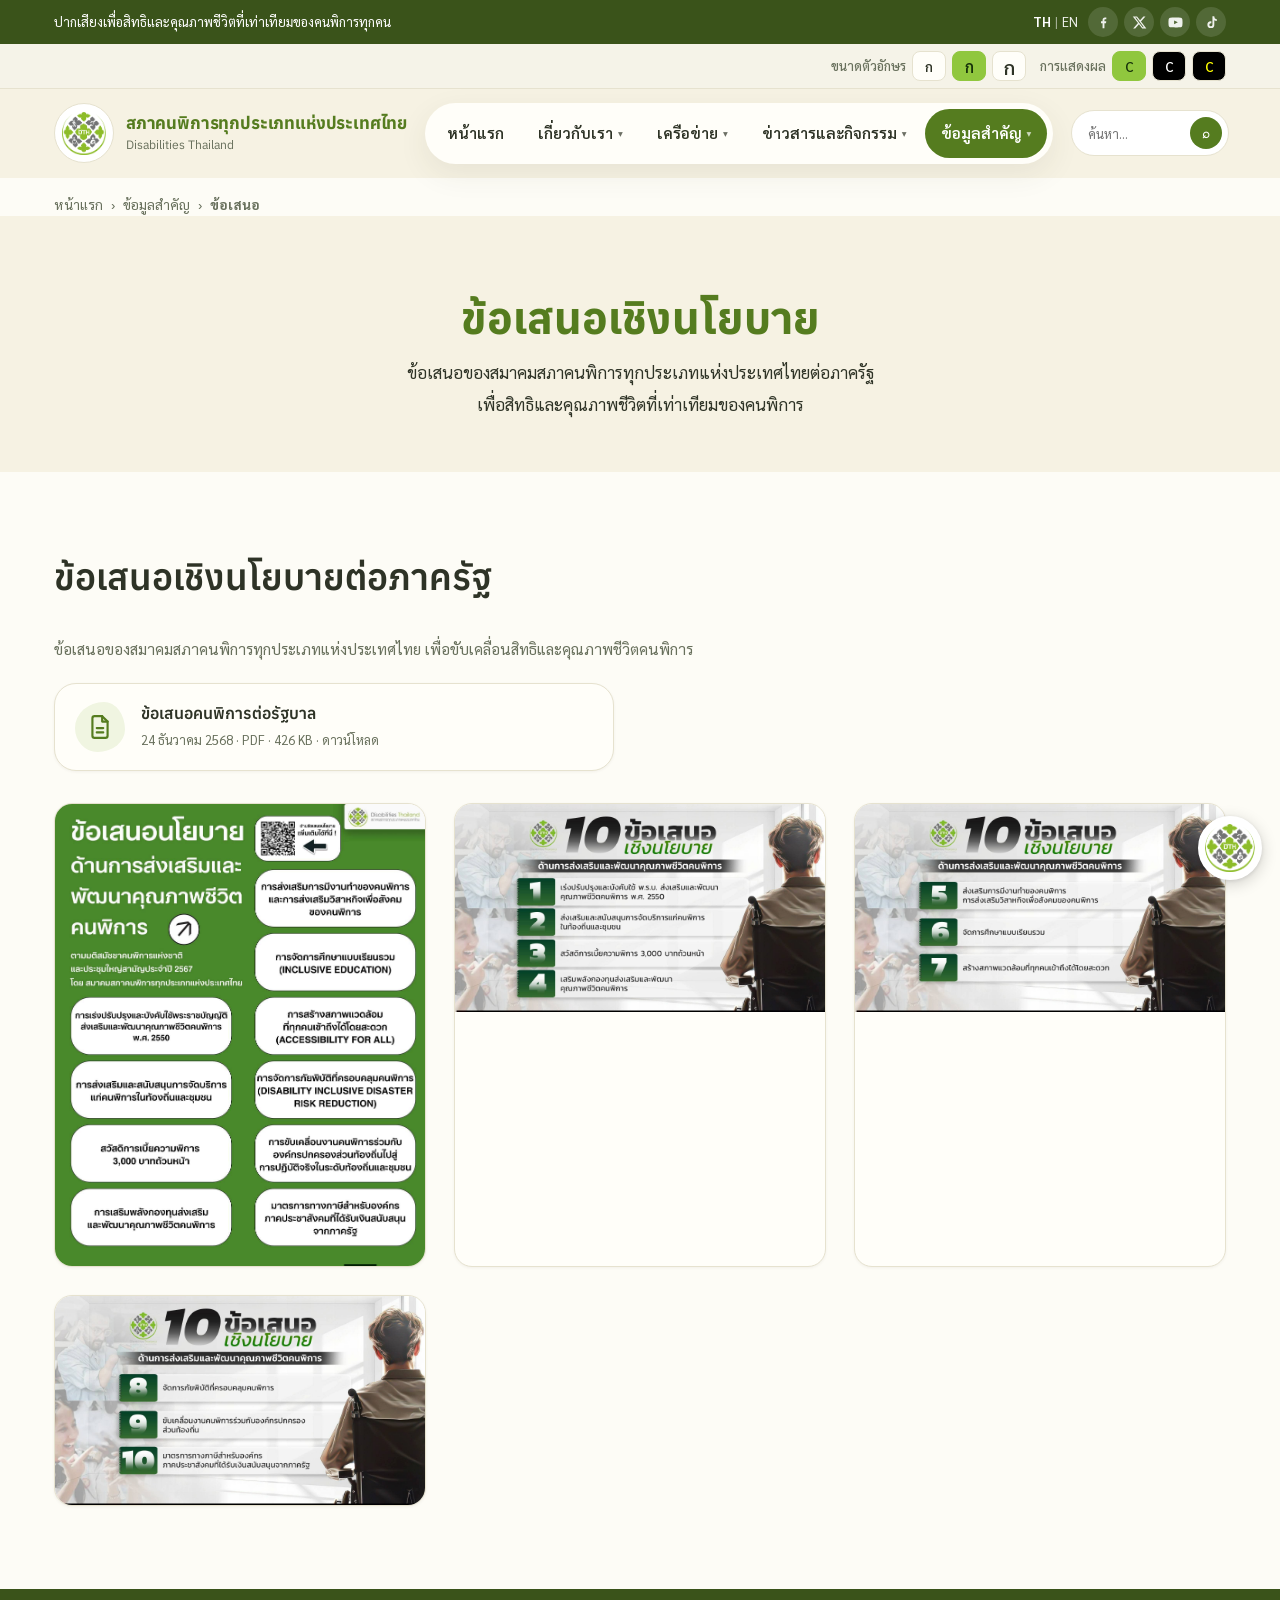
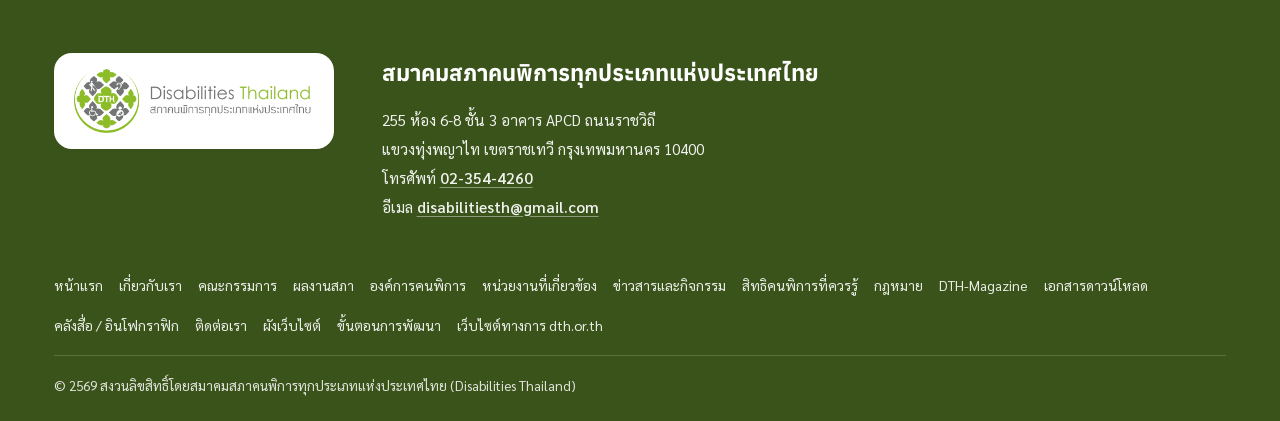
<file: proposals.html>
<!doctype html>
<html lang="th">
<head>
<meta charset="UTF-8">
<meta name="viewport" content="width=device-width, initial-scale=1">
<meta name="referrer" content="no-referrer">
<title>ข้อเสนอเชิงนโยบาย | สมาคมสภาคนพิการทุกประเภทแห่งประเทศไทย (DTH)</title>
<meta name="description" content="ประวัติความเป็นมา วิสัยทัศน์ พันธกิจ และองค์การสมาชิกของสมาคมสภาคนพิการทุกประเภทแห่งประเทศไทย (Disabilities Thailand)">
<meta property="og:title" content="เกี่ยวกับสมาคมสภาคนพิการทุกประเภทแห่งประเทศไทย (DTH)">
<meta property="og:description" content="องค์กรร่มของขบวนการคนพิการระดับชาติ — ปากเสียงเพื่อสิทธิและความเท่าเทียมของคนพิการทุกประเภท">
<meta property="og:type" content="website">
<meta property="og:locale" content="th_TH">
<link href="https://fonts.googleapis.com/css2?family=Anuphan:wght@400;500;600;700&family=Sarabun:wght@300;400;500;600;700&display=swap" rel="stylesheet">
<link rel="stylesheet" href="dth-v2.css?v=3">
</head>
<body>

<a href="#main" class="skip">ข้ามไปยังเนื้อหาหลัก</a>

<!-- ===== Top utility bar ===== -->
<div class="topbar">
  <div class="wrap">
    <div class="left"><span>ปากเสียงเพื่อสิทธิและคุณภาพชีวิตที่เท่าเทียมของคนพิการทุกคน</span></div>
    <div class="right">
      <span class="lang"><b>TH</b><span>|</span><a href="#">EN</a></span>
      <span class="top-social" aria-label="โซเชียลมีเดีย">
        <a href="https://www.facebook.com/share/1Ez81X9Yjh/" target="_blank" rel="noopener" aria-label="Facebook"><svg viewBox="0 0 24 24" aria-hidden="true"><path d="M13.5 21v-8h2.5l.4-3h-2.9V8.2c0-.9.3-1.5 1.5-1.5H16.5V4.1S15.4 4 14.3 4c-2.3 0-3.8 1.4-3.8 3.9V10H8v3h2.5v8h3Z"/></svg></a>
        <a href="https://x.com/disabilitiesth" target="_blank" rel="noopener" aria-label="X (Twitter)"><svg viewBox="0 0 24 24" aria-hidden="true"><path d="M18.24 2.25h3.31l-7.23 8.26L23 21.75h-6.66l-5.22-6.82-5.97 6.82H1.84l7.73-8.84L1.25 2.25h6.83l4.71 6.23 5.45-6.23Zm-1.16 17.52h1.83L7.01 4.13H5.04l12.04 15.64Z"/></svg></a>
        <a href="https://youtube.com/@disabilitiesthailand945" target="_blank" rel="noopener" aria-label="YouTube"><svg viewBox="0 0 24 24" aria-hidden="true"><path d="M23 7.5s-.22-1.55-.9-2.23c-.86-.9-1.82-.9-2.26-.96C16.7 4.05 12 4.05 12 4.05s-4.7 0-7.84.26c-.44.06-1.4.06-2.26.96C1.22 5.95 1 7.5 1 7.5S.77 9.31.77 11.13v1.7C.77 14.65 1 16.46 1 16.46s.22 1.55.9 2.23c.86.9 1.99.87 2.49.97 1.8.17 7.61.22 7.61.22s4.7-.01 7.84-.27c.44-.06 1.4-.06 2.26-.96.68-.68.9-2.23.9-2.23s.23-1.81.23-3.63v-1.7c0-1.82-.23-3.63-.23-3.63ZM9.75 14.6V8.74l6.02 2.94-6.02 2.92Z"/></svg></a>
        <a href="https://www.tiktok.com/@disabilitiesth" target="_blank" rel="noopener" aria-label="TikTok"><svg viewBox="0 0 24 24" aria-hidden="true"><path d="M16.5 2h-3v13.5a2.5 2.5 0 1 1-2.5-2.5c.27 0 .53.04.78.12V9.9a5.6 5.6 0 0 0-.78-.06A5.55 5.55 0 1 0 16.5 15V8.4a6.86 6.86 0 0 0 4 1.28V6.6a3.86 3.86 0 0 1-4-3.83V2Z"/></svg></a>
      </span>
    </div>
  </div>
</div>

<!-- ===== Accessibility bar ===== -->
<div class="a11y-bar" role="region" aria-label="ปรับการแสดงผลเพื่อการเข้าถึง">
  <div class="wrap">
    <div class="a11y-group">
      <span>ขนาดตัวอักษร</span>
      <button class="a11y-btn" data-fs=".9" aria-label="อักษรขนาดเล็ก">ก</button>
      <button class="a11y-btn active" data-fs="1" aria-label="อักษรขนาดปกติ" style="font-size:1rem">ก</button>
      <button class="a11y-btn" data-fs="1.18" aria-label="อักษรขนาดใหญ่" style="font-size:1.2rem">ก</button>
    </div>
    <div class="a11y-group">
      <span>การแสดงผล</span>
      <button class="a11y-btn active" data-theme="" aria-label="แสดงผลปกติ">C</button>
      <button class="a11y-btn sw-white" data-theme="hc-white" aria-label="อักษรขาวพื้นดำ">C</button>
      <button class="a11y-btn sw-yellow" data-theme="hc-yellow" aria-label="อักษรเหลืองพื้นดำ">C</button>
    </div>
  </div>
</div>

<!-- ===== Header ===== -->
<header class="site" id="top">
  <div class="nav">
    <a href="dth-v2.html" class="brand" aria-label="หน้าแรก สมาคมสภาคนพิการทุกประเภทแห่งประเทศไทย">
      <span class="logo"><img src="Pic/dth-logo.png" alt="โลโก้ Disabilities Thailand" onerror="this.style.display='none'"></span>
      <span class="name"><b>สภาคนพิการทุกประเภทแห่งประเทศไทย</b><span>Disabilities Thailand</span></span>
    </a>
    <nav class="nav-pill" id="menu" aria-label="เมนูหลัก">
      <a href="dth-v2.html">หน้าแรก</a>
      <div class="has-sub">
        <a href="about.html" aria-haspopup="true" aria-expanded="false">เกี่ยวกับเรา <span class="caret" aria-hidden="true">▾</span></a>
        <div class="sub">
          <a href="about.html#history">ความเป็นมา</a>
          <a href="about.html#board">คณะกรรมการ</a>
          <a href="staff.html">เจ้าหน้าที่สมาคม</a>
          <a href="about.html#milestones">ผลงานสภา</a>
          <a href="regulations.html">ข้อบังคับ/ระเบียบ</a>
          <a href="dth-v2.html#contact">ติดต่อเรา</a>
        </div>
      </div>
      <div class="has-sub">
        <a href="dth-v2.html#network" aria-haspopup="true" aria-expanded="false">เครือข่าย <span class="caret" aria-hidden="true">▾</span></a>
        <div class="sub">
          <a href="about.html#members">องค์การคนพิการ</a>
          <a href="provinces.html">สภาฯ ประจำจังหวัด</a>
          <a href="dth-v2.html#network">หน่วยงานที่เกี่ยวข้อง</a>
        </div>
      </div>
      <div class="has-sub">
        <a href="news.html" aria-haspopup="true" aria-expanded="false">ข่าวสารและกิจกรรม <span class="caret" aria-hidden="true">▾</span></a>
        <div class="sub">
          <a href="news.html?cat=pr">ข่าวประชาสัมพันธ์</a>
          <a href="news.html?cat=activity">กิจกรรม</a>
          <a href="news.html?cat=report">รายงานประจำปี</a>
        </div>
      </div>
      <div class="has-sub">
        <a href="dth-v2.html#rights" class="active" aria-haspopup="true" aria-expanded="false">ข้อมูลสำคัญ <span class="caret" aria-hidden="true">▾</span></a>
        <div class="sub">
          <a href="proposals.html">ข้อเสนอ</a>
          <a href="media.html?cat=law">กฎหมาย</a>
          <a href="media.html?cat=magazine">DTH-Magazine</a>
          <a href="dth-v2.html#rights">สิทธิคนพิการที่ควรรู้</a>
          <a href="dth-v2.html#qa">คำถามที่พบบ่อย</a>
          <a href="media.html">คลังสื่อ / อินโฟกราฟิก</a>
        </div>
      </div>
    </nav>
    <div class="nav-actions">
      <div class="search-mini" role="search">
        <input type="text" placeholder="ค้นหา…" aria-label="ค้นหา">
        <button aria-label="ค้นหา">⌕</button>
      </div>
    </div>
    <button class="burger" id="burger" aria-label="เปิดเมนู" aria-expanded="false"><span></span><span></span><span></span></button>
  </div>
</header>

<!-- ===== Breadcrumb ===== -->
<nav class="breadcrumb" aria-label="เส้นทางนำทาง">
  <div class="wrap"><a href="dth-v2.html">หน้าแรก</a> <span aria-hidden="true">›</span> <span>ข้อมูลสำคัญ</span> <span aria-hidden="true">›</span> <strong>ข้อเสนอ</strong></div>
</nav>

<!-- ===== Page hero ===== -->
<section class="page-hero">
  <h1>ข้อเสนอเชิงนโยบาย</h1>
  <p class="lead">ข้อเสนอของสมาคมสภาคนพิการทุกประเภทแห่งประเทศไทยต่อภาครัฐ เพื่อสิทธิและคุณภาพชีวิตที่เท่าเทียมของคนพิการ</p>
</section>

<main id="main">
<section class="block">
  <div class="wrap">
    <div class="kicker"><h2>ข้อเสนอเชิงนโยบายต่อภาครัฐ</h2></div>
    <p class="prov-note">ข้อเสนอของสมาคมสภาคนพิการทุกประเภทแห่งประเทศไทย เพื่อขับเคลื่อนสิทธิและคุณภาพชีวิตคนพิการ</p>
    <a class="card mag-card" href="Doc/proposals/proposal-gov-2568.pdf" target="_blank" rel="noopener" style="max-width:560px;margin-bottom:clamp(22px,3vw,32px)">
      <span class="mag-ic" aria-hidden="true"><svg viewBox="0 0 24 24"><path d="M14 2H7a2 2 0 0 0-2 2v16a2 2 0 0 0 2 2h10a2 2 0 0 0 2-2V7Z"/><path d="M14 2v5h5"/><path d="M9 13h6M9 17h6"/></svg></span>
      <div class="body">
        <h3>ข้อเสนอคนพิการต่อรัฐบาล</h3>
        <div class="meta">24 ธันวาคม 2568 · PDF · 426 KB · ดาวน์โหลด</div>
      </div>
    </a>
    <div class="prov-grid">
      <figure class="board-poster"><a href="Pic/proposals/proposal-1.jpg" target="_blank" rel="noopener" aria-label="ดูภาพขนาดเต็ม"><img src="Pic/proposals/proposal-1.jpg" alt="ข้อเสนอคนพิการต่อรัฐบาล หน้า 1" loading="lazy"></a></figure>
      <figure class="board-poster"><a href="Pic/proposals/proposal-2.jpg" target="_blank" rel="noopener" aria-label="ดูภาพขนาดเต็ม"><img src="Pic/proposals/proposal-2.jpg" alt="ข้อเสนอคนพิการต่อรัฐบาล หน้า 2" loading="lazy"></a></figure>
      <figure class="board-poster"><a href="Pic/proposals/proposal-3.jpg" target="_blank" rel="noopener" aria-label="ดูภาพขนาดเต็ม"><img src="Pic/proposals/proposal-3.jpg" alt="ข้อเสนอคนพิการต่อรัฐบาล หน้า 3" loading="lazy"></a></figure>
      <figure class="board-poster"><a href="Pic/proposals/proposal-4.jpg" target="_blank" rel="noopener" aria-label="ดูภาพขนาดเต็ม"><img src="Pic/proposals/proposal-4.jpg" alt="ข้อเสนอคนพิการต่อรัฐบาล หน้า 4" loading="lazy"></a></figure>
    </div>
  </div>
</section>
</main>

<!-- ===== Footer ===== -->
<footer class="site">
  <div class="wrap">
    <div class="foot">
      <div class="flogo"><img src="Pic/dth-logo-wide.png" alt="โลโก้ DTH" onerror="this.style.display='none'"></div>
      <div>
        <h4>สมาคมสภาคนพิการทุกประเภทแห่งประเทศไทย</h4>
        <address>
          255 ห้อง 6-8 ชั้น 3 อาคาร APCD ถนนราชวิถี<br>
          แขวงทุ่งพญาไท เขตราชเทวี กรุงเทพมหานคร 10400<br>
          โทรศัพท์ <a href="tel:023544260">02-354-4260</a><br>
          อีเมล <a href="mailto:disabilitiesth@gmail.com">disabilitiesth@gmail.com</a>
        </address>
      </div>
    </div>
    <div class="foot-policy">
      <a href="dth-v2.html#top">หน้าแรก</a>
      <a href="about.html">เกี่ยวกับเรา</a>
      <a href="about.html#board">คณะกรรมการ</a>
      <a href="about.html#milestones">ผลงานสภา</a>
      <a href="about.html#members">องค์การคนพิการ</a>
      <a href="dth-v2.html#network">หน่วยงานที่เกี่ยวข้อง</a>
      <a href="news.html">ข่าวสารและกิจกรรม</a>
      <a href="dth-v2.html#rights">สิทธิคนพิการที่ควรรู้</a>
      <a href="media.html?cat=law">กฎหมาย</a>
          <a href="media.html?cat=magazine">DTH-Magazine</a>
      <a href="regulations.html">เอกสารดาวน์โหลด</a>
      <a href="media.html">คลังสื่อ / อินโฟกราฟิก</a>
      <a href="dth-v2.html#contact">ติดต่อเรา</a>
      <a href="sitemap.html">ผังเว็บไซต์</a>
      <a href="development.html">ขั้นตอนการพัฒนา</a>
      <a href="https://dth.or.th/" target="_blank" rel="noopener">เว็บไซต์ทางการ dth.or.th</a>
    </div>
    <div class="foot-copy">© 2569 สงวนลิขสิทธิ์โดยสมาคมสภาคนพิการทุกประเภทแห่งประเทศไทย (Disabilities Thailand)</div>
  </div>
</footer>

<!-- ===== Floating contact ===== -->
<div class="fab-wrap" id="fab">
  <div class="fab-panel" id="fabPanel" role="menu" aria-label="ช่องทางติดต่อ">
    <a class="fab-item" href="https://www.facebook.com/share/1Ez81X9Yjh/" target="_blank" rel="noopener" role="menuitem"><span class="ico ico-fb" aria-hidden="true"><svg viewBox="0 0 24 24" fill="currentColor"><path d="M13.5 21v-8h2.5l.4-3h-2.9V8.2c0-.9.3-1.5 1.5-1.5H16.5V4.1S15.4 4 14.3 4c-2.3 0-3.8 1.4-3.8 3.9V10H8v3h2.5v8h3Z"/></svg></span> Facebook</a>
    <a class="fab-item" href="tel:023544260" role="menuitem"><span class="ico ico-tel" aria-hidden="true"><svg viewBox="0 0 24 24" fill="currentColor"><path d="M6.6 10.8a15.1 15.1 0 0 0 6.6 6.6l2.2-2.2c.3-.3.7-.4 1-.2 1.1.4 2.3.6 3.6.6.6 0 1 .4 1 1V20c0 .6-.4 1-1 1A17 17 0 0 1 3 4c0-.6.4-1 1-1h3.6c.6 0 1 .4 1 1 0 1.2.2 2.4.6 3.6.1.4 0 .8-.3 1l-2.3 2.2Z"/></svg></span> โทร 02-354-4260</a>
    <a class="fab-item" href="mailto:disabilitiesth@gmail.com" role="menuitem"><span class="ico ico-mail" aria-hidden="true"><svg viewBox="0 0 24 24" fill="none" stroke="currentColor" stroke-width="2"><rect x="3" y="5" width="18" height="14" rx="2.5"/><path d="m4 7 8 6 8-6"/></svg></span> อีเมล</a>
  </div>
  <button class="fab-main" id="fabMain" aria-label="เปิดช่องทางติดต่อ" aria-expanded="false" aria-controls="fabPanel">
    <img class="ic-open" src="Pic/dth-logo.png" alt="" aria-hidden="true">
    <svg class="ic-close" viewBox="0 0 24 24" fill="none" stroke="currentColor" stroke-width="2.4" stroke-linecap="round"><path d="M6 6l12 12M18 6 6 18"/></svg>
  </button>
</div>

<script>
  // Accessibility: font size
  document.querySelectorAll('[data-fs]').forEach(b=>b.addEventListener('click',()=>{
    document.documentElement.style.setProperty('--fs',b.dataset.fs);
    document.querySelectorAll('[data-fs]').forEach(x=>x.classList.remove('active'));b.classList.add('active');
  }));
  // Accessibility: contrast
  document.querySelectorAll('[data-theme]').forEach(b=>b.addEventListener('click',()=>{
    document.body.classList.remove('hc-white','hc-yellow');
    if(b.dataset.theme)document.body.classList.add(b.dataset.theme);
    document.querySelectorAll('[data-theme]').forEach(x=>x.classList.remove('active'));b.classList.add('active');
  }));
  // Header shadow
  const hdr=document.querySelector('header.site');
  addEventListener('scroll',()=>hdr.classList.toggle('scrolled',scrollY>10));
  // Mobile menu
  const burger=document.getElementById('burger'),menu=document.getElementById('menu');
  burger.addEventListener('click',()=>{const o=menu.classList.toggle('open');burger.setAttribute('aria-expanded',o);});
  document.querySelectorAll('.has-sub > a').forEach(a=>a.addEventListener('click',e=>{
    if(matchMedia('(max-width:760px)').matches){e.preventDefault();const li=a.parentElement,o=li.classList.toggle('open');a.setAttribute('aria-expanded',o);}
  }));
  // Floating contact
  const fab=document.getElementById('fab'),fabMain=document.getElementById('fabMain');
  fabMain.addEventListener('click',()=>{const o=fab.classList.toggle('open');fabMain.setAttribute('aria-expanded',o);});
  document.addEventListener('click',e=>{if(fab.classList.contains('open')&&!fab.contains(e.target)){fab.classList.remove('open');fabMain.setAttribute('aria-expanded','false');}});
</script>
<!-- back to top -->
<button class="to-top" id="toTop" type="button">
  <svg viewBox="0 0 24 24" aria-hidden="true"><path d="M12 19V5"/><path d="m5 12 7-7 7 7"/></svg>
  กลับไปด้านบนเว็บไซต์
</button>
<script>
(()=>{const b=document.getElementById('toTop');if(!b)return;
const onS=()=>{const on=scrollY+innerHeight>=document.documentElement.scrollHeight-320&&scrollY>200;b.classList.toggle('show',on);document.body.classList.toggle('totop-on',on);};
addEventListener('scroll',onS,{passive:true});onS();
b.addEventListener('click',()=>scrollTo({top:0,behavior:'smooth'}));})();
</script>
<!-- scroll reveal -->
<script>
(()=>{ // animate content into view; respects reduced-motion
if(matchMedia('(prefers-reduced-motion: reduce)').matches)return;
const sel='.kicker,.news-head,.card,.partner,.qa-item,.qa-tile,.member-card,.board-card,.obj-list li,.ms-cat,.ms p,.vision-quote,.about-stat,.hotline,.rights-shell,.prose p,.obj-intro,.tabbar,.fb-embed,.table-wrap,.board-poster,.hub-card,.hub-side-item,.timeline li,.page-hero .logo-badge,.page-hero .lead,.foot';
const els=[...document.querySelectorAll(sel)].filter(el=>!el.closest('.rv'));
const groups=new Map();
els.forEach(el=>{el.classList.add('rv');
  const p=el.parentElement,i=groups.get(p)||0;
  el.style.setProperty('--rvd',Math.min(i*70,420)+'ms');groups.set(p,i+1)});
let pending=els.slice(),throttled=false;
const reveal=el=>{el.classList.add('in');
  setTimeout(()=>{el.classList.remove('rv','in');el.style.removeProperty('--rvd')},950+parseInt(el.style.getPropertyValue('--rvd')||0))};
const check=()=>{const vh=innerHeight;
  pending=pending.filter(el=>{const r=el.getBoundingClientRect();
    if(r.top<vh*.94){reveal(el);return false}return true});
  if(!pending.length){removeEventListener('scroll',onScroll);removeEventListener('resize',onScroll)}};
const onScroll=()=>{if(throttled)return;throttled=true;setTimeout(()=>{throttled=false;check()},90)};
addEventListener('scroll',onScroll,{passive:true});
addEventListener('resize',onScroll,{passive:true});
check();
})();
</script>
</body>
</html>
</file>
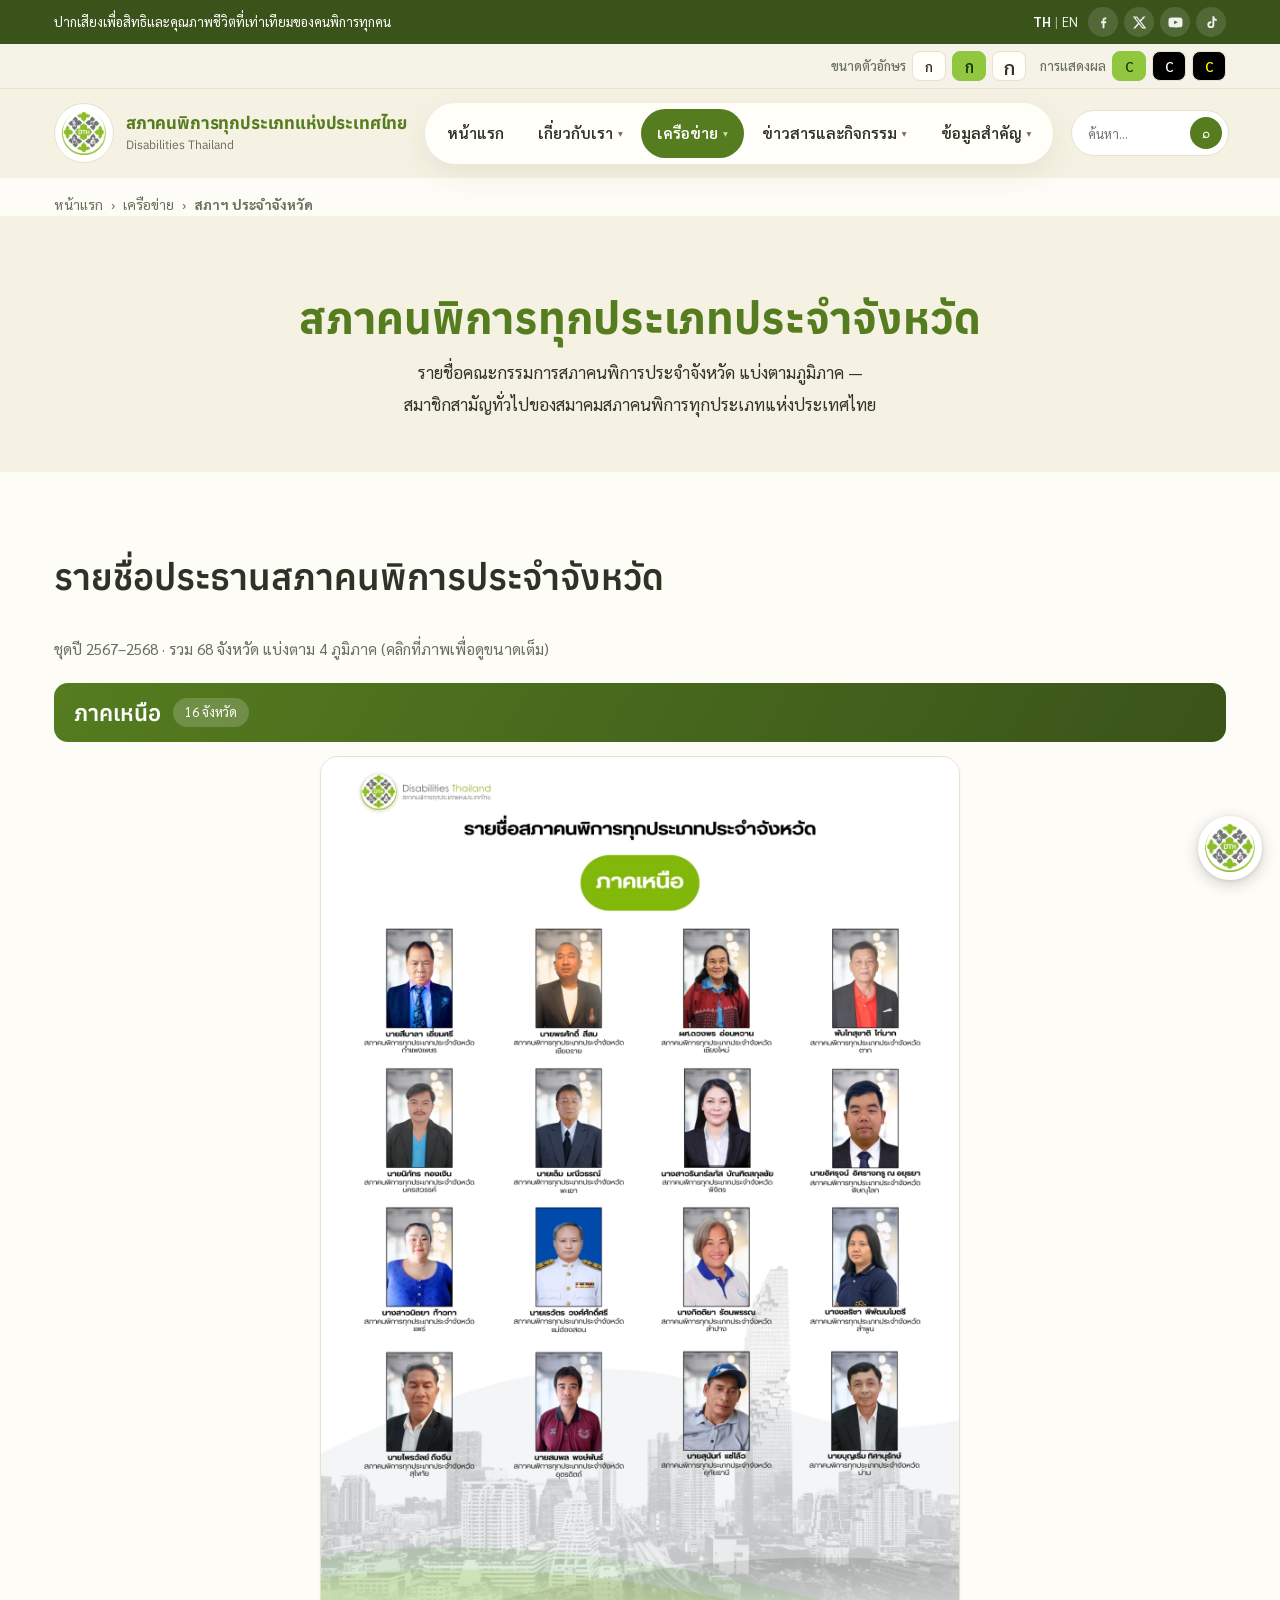
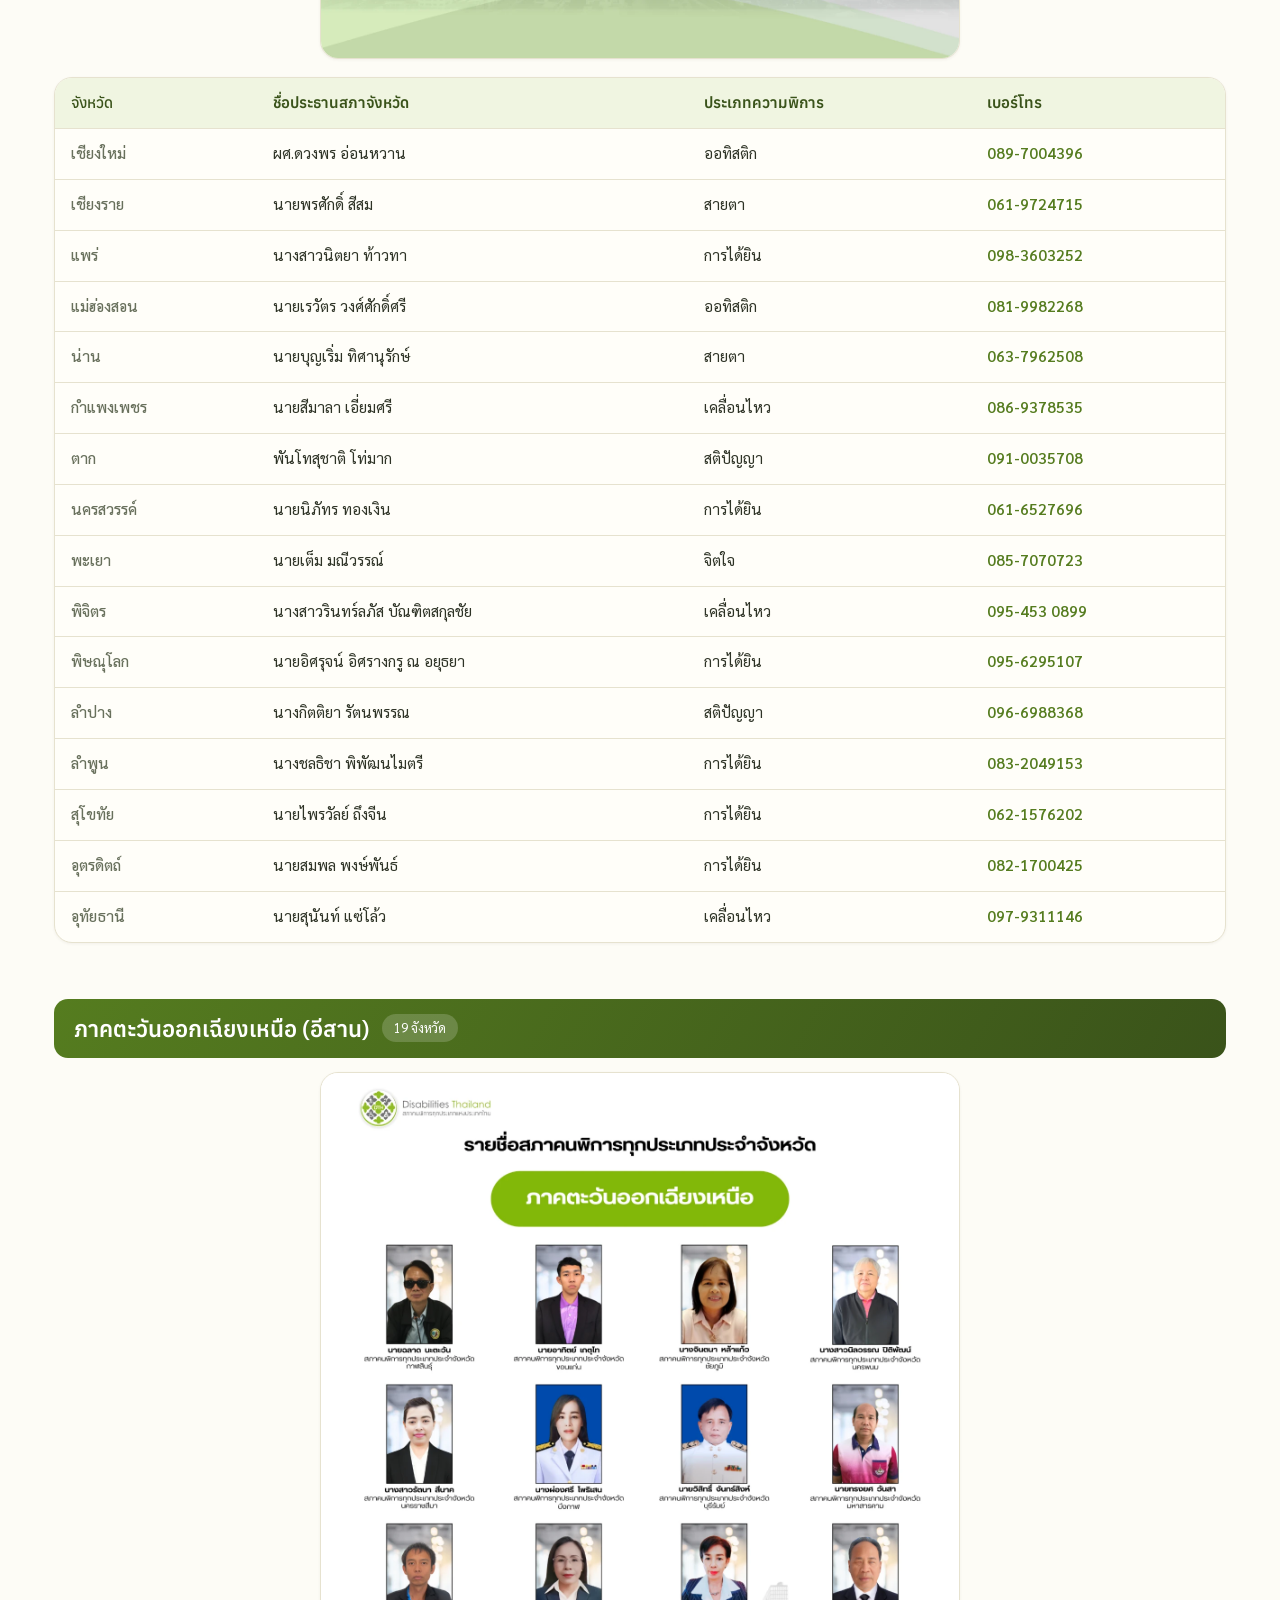
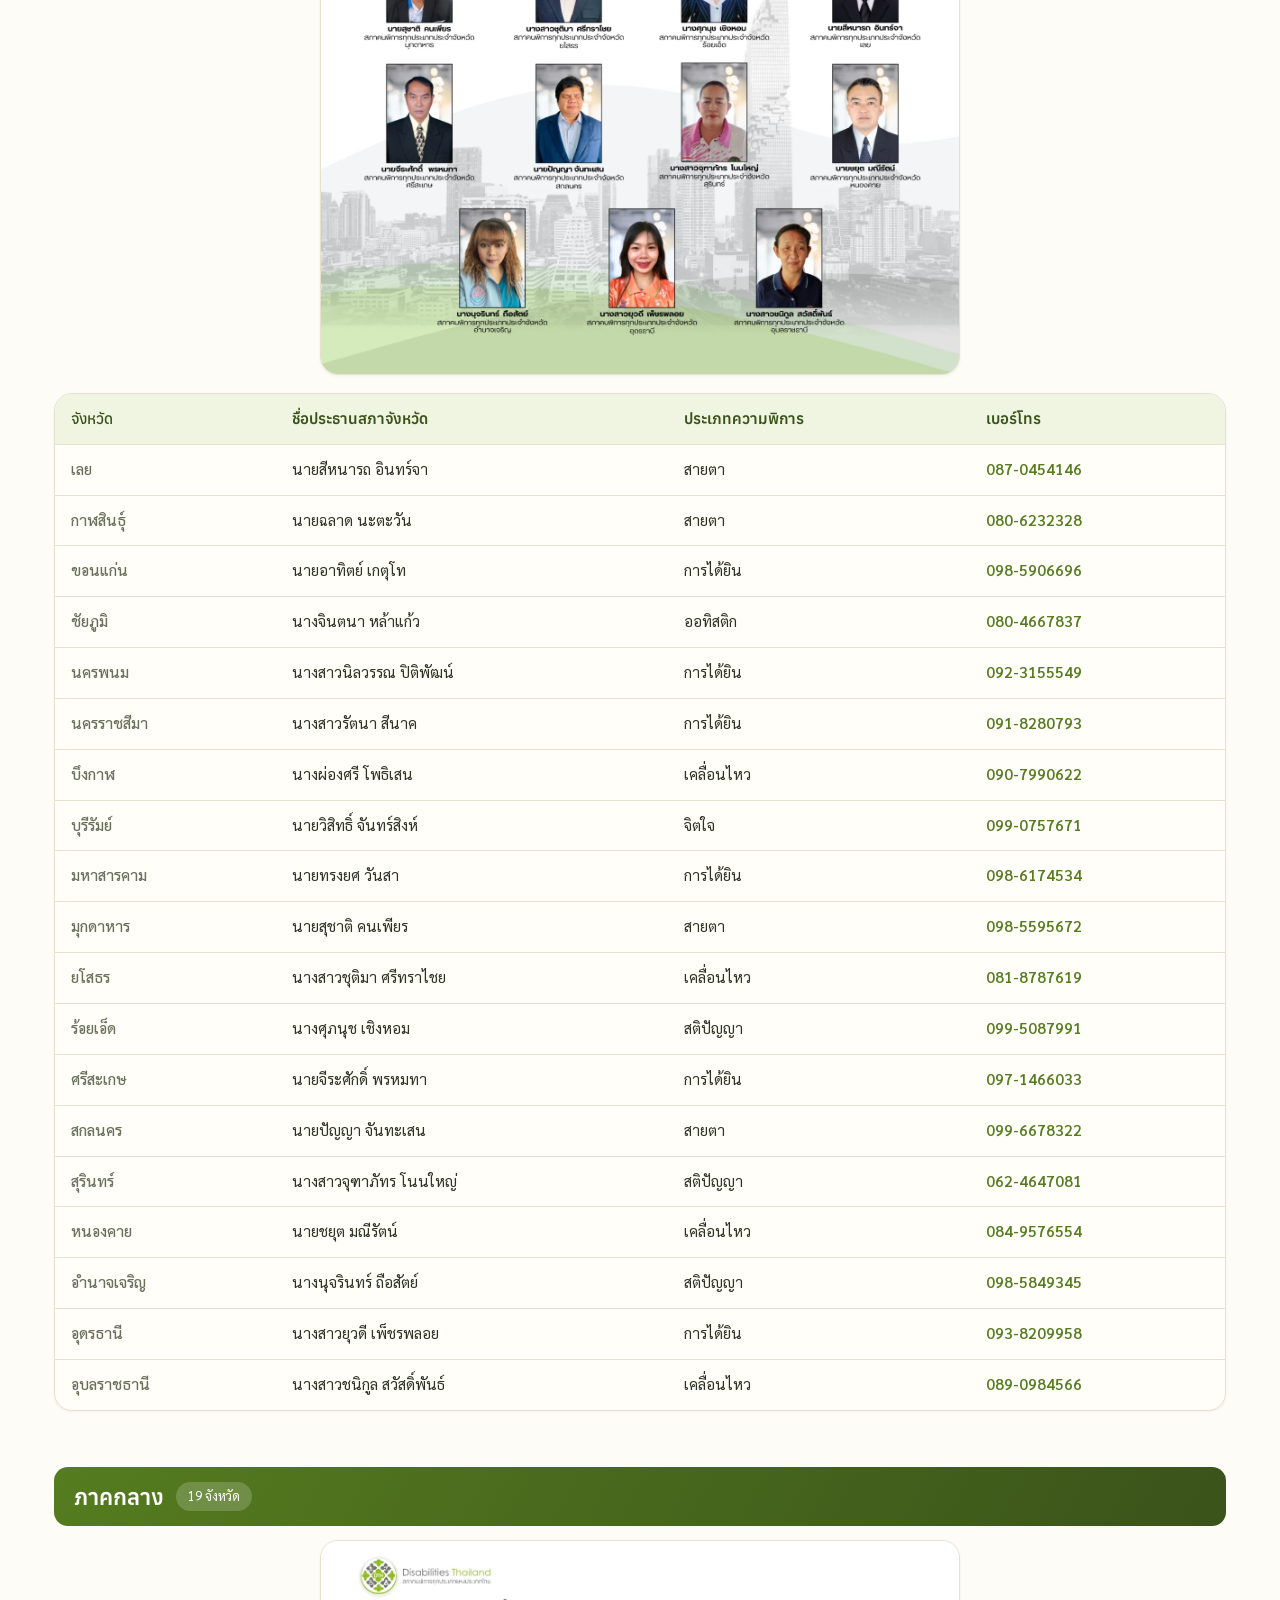
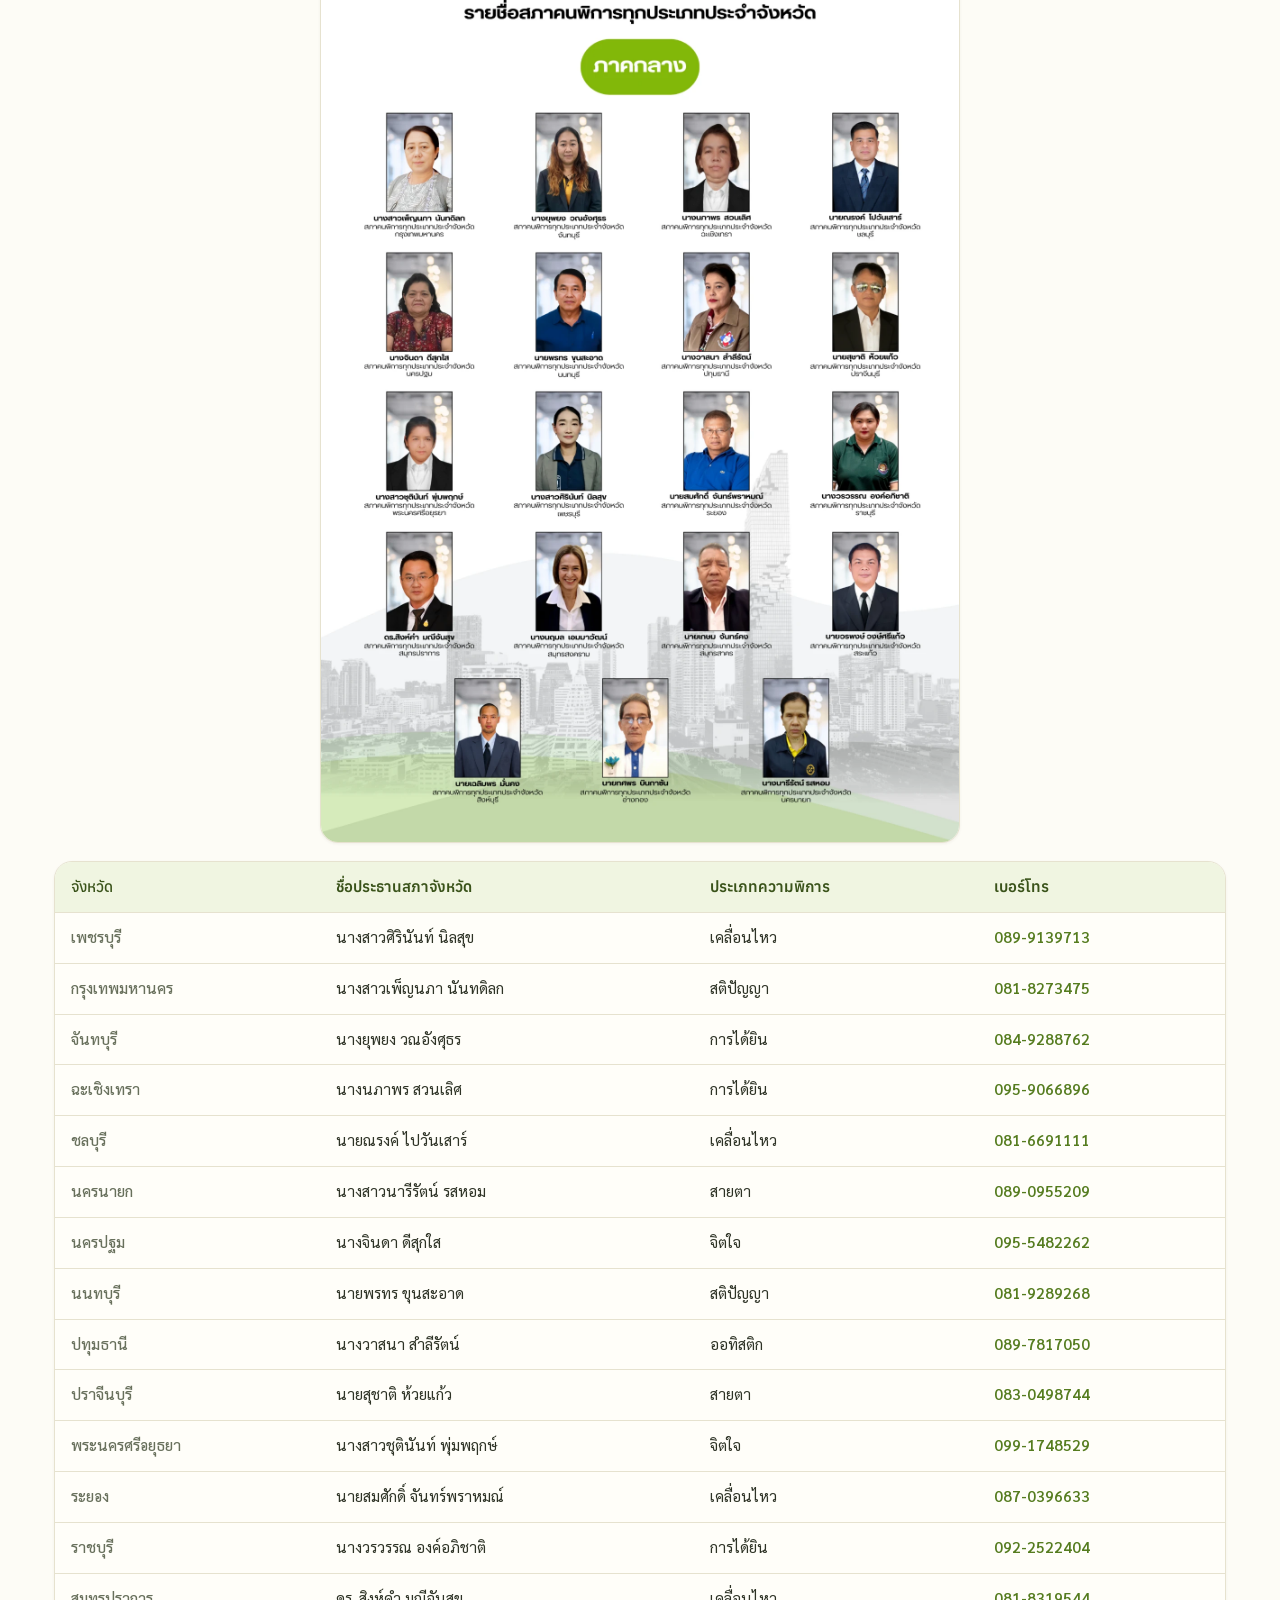
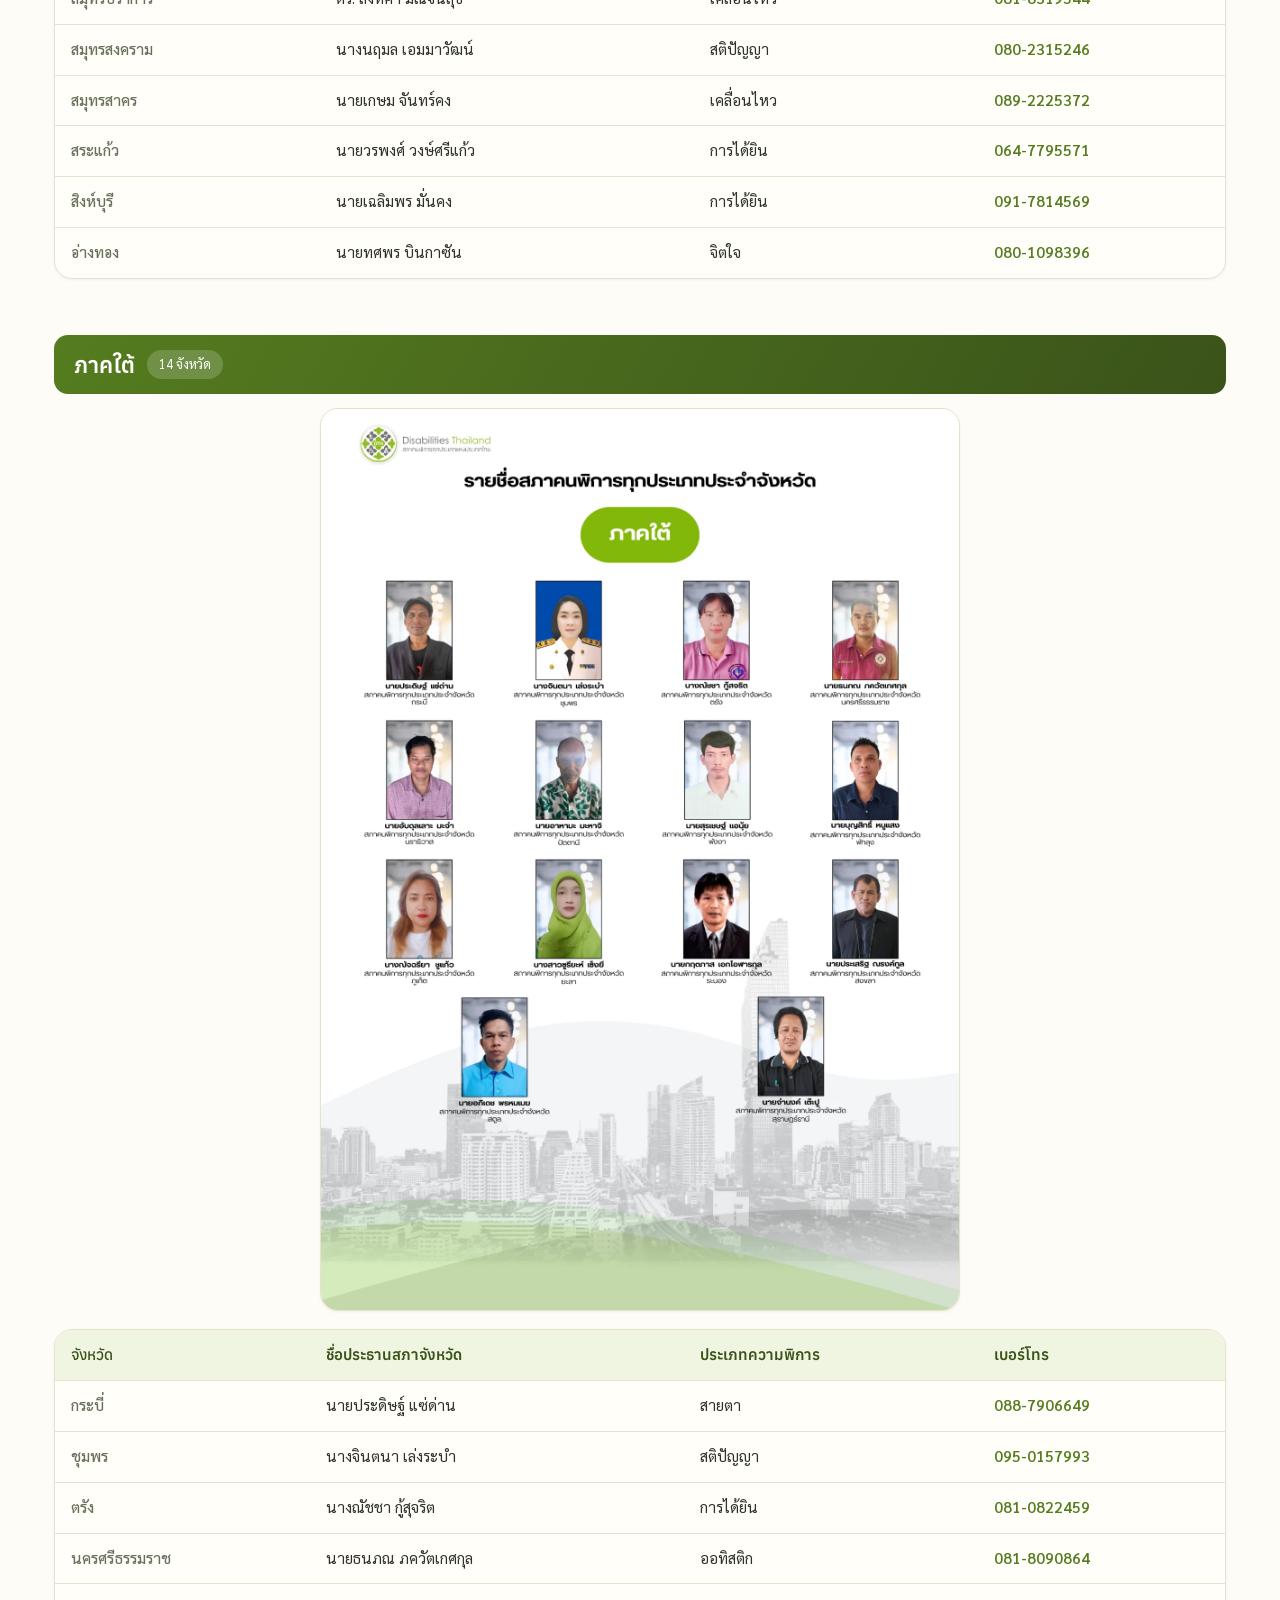
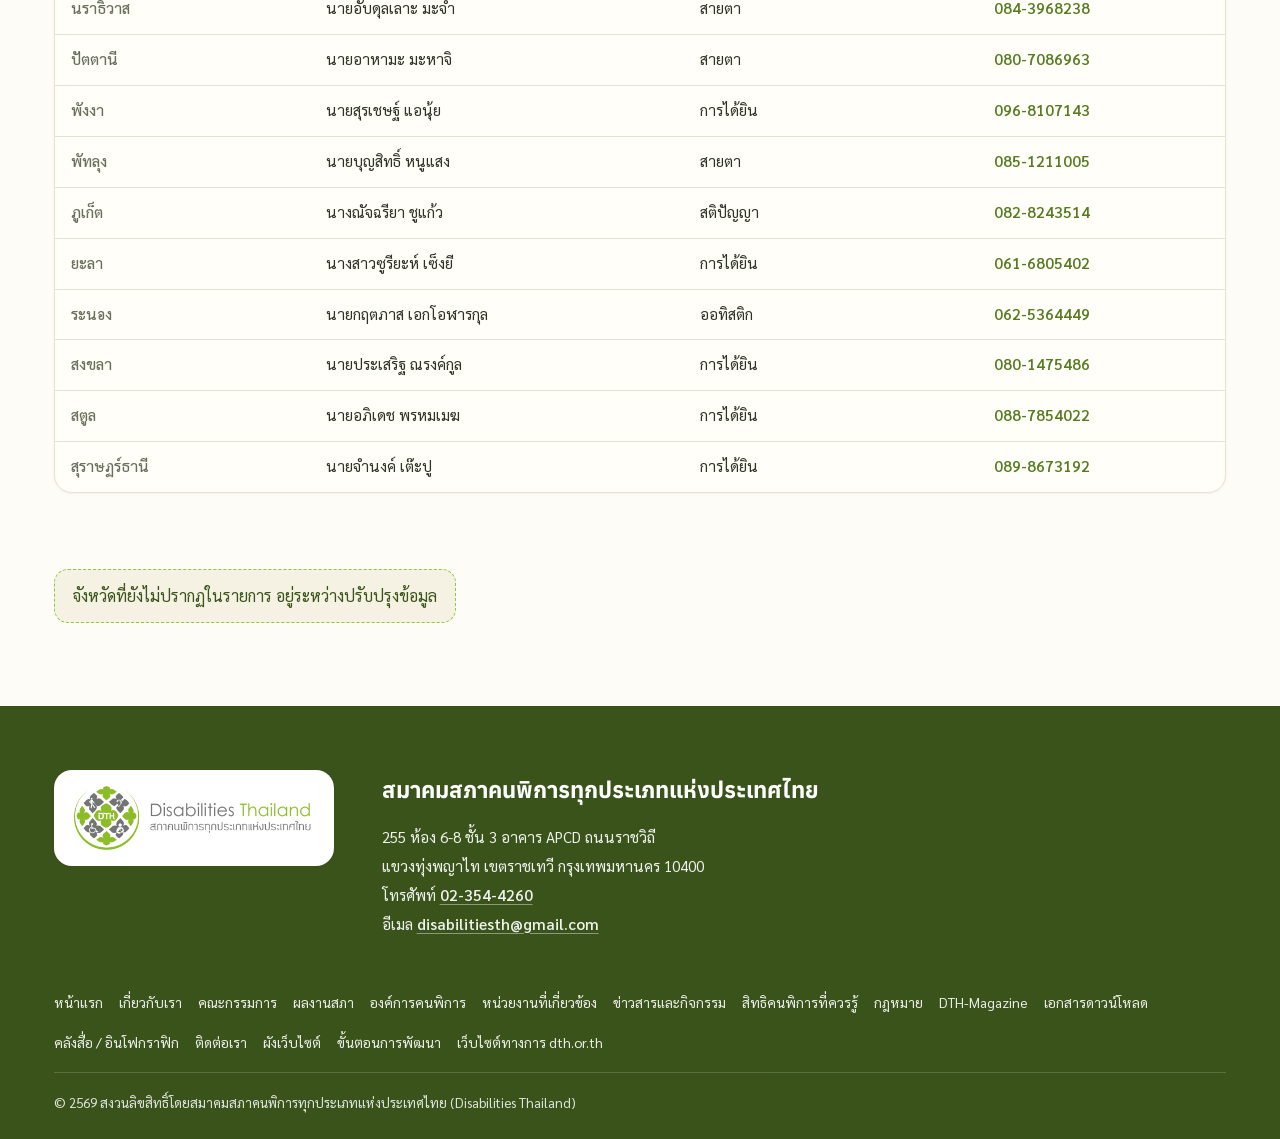
<file: provinces.html>
<!doctype html>
<html lang="th">
<head>
<meta charset="UTF-8">
<meta name="viewport" content="width=device-width, initial-scale=1">
<meta name="referrer" content="no-referrer">
<title>สภาฯ ประจำจังหวัด | สมาคมสภาคนพิการทุกประเภทแห่งประเทศไทย (DTH)</title>
<meta name="description" content="ประวัติความเป็นมา วิสัยทัศน์ พันธกิจ และองค์การสมาชิกของสมาคมสภาคนพิการทุกประเภทแห่งประเทศไทย (Disabilities Thailand)">
<meta property="og:title" content="เกี่ยวกับสมาคมสภาคนพิการทุกประเภทแห่งประเทศไทย (DTH)">
<meta property="og:description" content="องค์กรร่มของขบวนการคนพิการระดับชาติ — ปากเสียงเพื่อสิทธิและความเท่าเทียมของคนพิการทุกประเภท">
<meta property="og:type" content="website">
<meta property="og:locale" content="th_TH">
<link href="https://fonts.googleapis.com/css2?family=Anuphan:wght@400;500;600;700&family=Sarabun:wght@300;400;500;600;700&display=swap" rel="stylesheet">
<link rel="stylesheet" href="dth-v2.css?v=3">
</head>
<body>

<a href="#main" class="skip">ข้ามไปยังเนื้อหาหลัก</a>

<!-- ===== Top utility bar ===== -->
<div class="topbar">
  <div class="wrap">
    <div class="left"><span>ปากเสียงเพื่อสิทธิและคุณภาพชีวิตที่เท่าเทียมของคนพิการทุกคน</span></div>
    <div class="right">
      <span class="lang"><b>TH</b><span>|</span><a href="#">EN</a></span>
      <span class="top-social" aria-label="โซเชียลมีเดีย">
        <a href="https://www.facebook.com/share/1Ez81X9Yjh/" target="_blank" rel="noopener" aria-label="Facebook"><svg viewBox="0 0 24 24" aria-hidden="true"><path d="M13.5 21v-8h2.5l.4-3h-2.9V8.2c0-.9.3-1.5 1.5-1.5H16.5V4.1S15.4 4 14.3 4c-2.3 0-3.8 1.4-3.8 3.9V10H8v3h2.5v8h3Z"/></svg></a>
        <a href="https://x.com/disabilitiesth" target="_blank" rel="noopener" aria-label="X (Twitter)"><svg viewBox="0 0 24 24" aria-hidden="true"><path d="M18.24 2.25h3.31l-7.23 8.26L23 21.75h-6.66l-5.22-6.82-5.97 6.82H1.84l7.73-8.84L1.25 2.25h6.83l4.71 6.23 5.45-6.23Zm-1.16 17.52h1.83L7.01 4.13H5.04l12.04 15.64Z"/></svg></a>
        <a href="https://youtube.com/@disabilitiesthailand945" target="_blank" rel="noopener" aria-label="YouTube"><svg viewBox="0 0 24 24" aria-hidden="true"><path d="M23 7.5s-.22-1.55-.9-2.23c-.86-.9-1.82-.9-2.26-.96C16.7 4.05 12 4.05 12 4.05s-4.7 0-7.84.26c-.44.06-1.4.06-2.26.96C1.22 5.95 1 7.5 1 7.5S.77 9.31.77 11.13v1.7C.77 14.65 1 16.46 1 16.46s.22 1.55.9 2.23c.86.9 1.99.87 2.49.97 1.8.17 7.61.22 7.61.22s4.7-.01 7.84-.27c.44-.06 1.4-.06 2.26-.96.68-.68.9-2.23.9-2.23s.23-1.81.23-3.63v-1.7c0-1.82-.23-3.63-.23-3.63ZM9.75 14.6V8.74l6.02 2.94-6.02 2.92Z"/></svg></a>
        <a href="https://www.tiktok.com/@disabilitiesth" target="_blank" rel="noopener" aria-label="TikTok"><svg viewBox="0 0 24 24" aria-hidden="true"><path d="M16.5 2h-3v13.5a2.5 2.5 0 1 1-2.5-2.5c.27 0 .53.04.78.12V9.9a5.6 5.6 0 0 0-.78-.06A5.55 5.55 0 1 0 16.5 15V8.4a6.86 6.86 0 0 0 4 1.28V6.6a3.86 3.86 0 0 1-4-3.83V2Z"/></svg></a>
      </span>
    </div>
  </div>
</div>

<!-- ===== Accessibility bar ===== -->
<div class="a11y-bar" role="region" aria-label="ปรับการแสดงผลเพื่อการเข้าถึง">
  <div class="wrap">
    <div class="a11y-group">
      <span>ขนาดตัวอักษร</span>
      <button class="a11y-btn" data-fs=".9" aria-label="อักษรขนาดเล็ก">ก</button>
      <button class="a11y-btn active" data-fs="1" aria-label="อักษรขนาดปกติ" style="font-size:1rem">ก</button>
      <button class="a11y-btn" data-fs="1.18" aria-label="อักษรขนาดใหญ่" style="font-size:1.2rem">ก</button>
    </div>
    <div class="a11y-group">
      <span>การแสดงผล</span>
      <button class="a11y-btn active" data-theme="" aria-label="แสดงผลปกติ">C</button>
      <button class="a11y-btn sw-white" data-theme="hc-white" aria-label="อักษรขาวพื้นดำ">C</button>
      <button class="a11y-btn sw-yellow" data-theme="hc-yellow" aria-label="อักษรเหลืองพื้นดำ">C</button>
    </div>
  </div>
</div>

<!-- ===== Header ===== -->
<header class="site" id="top">
  <div class="nav">
    <a href="dth-v2.html" class="brand" aria-label="หน้าแรก สมาคมสภาคนพิการทุกประเภทแห่งประเทศไทย">
      <span class="logo"><img src="Pic/dth-logo.png" alt="โลโก้ Disabilities Thailand" onerror="this.style.display='none'"></span>
      <span class="name"><b>สภาคนพิการทุกประเภทแห่งประเทศไทย</b><span>Disabilities Thailand</span></span>
    </a>
    <nav class="nav-pill" id="menu" aria-label="เมนูหลัก">
      <a href="dth-v2.html">หน้าแรก</a>
      <div class="has-sub">
        <a href="about.html" aria-haspopup="true" aria-expanded="false">เกี่ยวกับเรา <span class="caret" aria-hidden="true">▾</span></a>
        <div class="sub">
          <a href="about.html#history">ความเป็นมา</a>
          <a href="about.html#board">คณะกรรมการ</a>
          <a href="staff.html">เจ้าหน้าที่สมาคม</a>
          <a href="about.html#milestones">ผลงานสภา</a>
          <a href="regulations.html">ข้อบังคับ/ระเบียบ</a>
          <a href="dth-v2.html#contact">ติดต่อเรา</a>
        </div>
      </div>
      <div class="has-sub">
        <a href="dth-v2.html#network" class="active" aria-haspopup="true" aria-expanded="false">เครือข่าย <span class="caret" aria-hidden="true">▾</span></a>
        <div class="sub">
          <a href="about.html#members">องค์การคนพิการ</a>
          <a href="provinces.html">สภาฯ ประจำจังหวัด</a>
          <a href="dth-v2.html#network">หน่วยงานที่เกี่ยวข้อง</a>
        </div>
      </div>
      <div class="has-sub">
        <a href="news.html" aria-haspopup="true" aria-expanded="false">ข่าวสารและกิจกรรม <span class="caret" aria-hidden="true">▾</span></a>
        <div class="sub">
          <a href="news.html?cat=pr">ข่าวประชาสัมพันธ์</a>
          <a href="news.html?cat=activity">กิจกรรม</a>
          <a href="news.html?cat=report">รายงานประจำปี</a>
        </div>
      </div>
      <div class="has-sub">
        <a href="dth-v2.html#rights" aria-haspopup="true" aria-expanded="false">ข้อมูลสำคัญ <span class="caret" aria-hidden="true">▾</span></a>
        <div class="sub">
          <a href="proposals.html">ข้อเสนอ</a>
          <a href="media.html?cat=law">กฎหมาย</a>
          <a href="media.html?cat=magazine">DTH-Magazine</a>
          <a href="dth-v2.html#rights">สิทธิคนพิการที่ควรรู้</a>
          <a href="dth-v2.html#qa">คำถามที่พบบ่อย</a>
          <a href="media.html">คลังสื่อ / อินโฟกราฟิก</a>
        </div>
      </div>
    </nav>
    <div class="nav-actions">
      <div class="search-mini" role="search">
        <input type="text" placeholder="ค้นหา…" aria-label="ค้นหา">
        <button aria-label="ค้นหา">⌕</button>
      </div>
    </div>
    <button class="burger" id="burger" aria-label="เปิดเมนู" aria-expanded="false"><span></span><span></span><span></span></button>
  </div>
</header>

<!-- ===== Breadcrumb ===== -->
<nav class="breadcrumb" aria-label="เส้นทางนำทาง">
  <div class="wrap"><a href="dth-v2.html">หน้าแรก</a> <span aria-hidden="true">›</span> <span>เครือข่าย</span> <span aria-hidden="true">›</span> <strong>สภาฯ ประจำจังหวัด</strong></div>
</nav>

<!-- ===== Page hero ===== -->
<section class="page-hero">
  <h1>สภาคนพิการทุกประเภทประจำจังหวัด</h1>
  <p class="lead">รายชื่อคณะกรรมการสภาคนพิการประจำจังหวัด แบ่งตามภูมิภาค — สมาชิกสามัญทั่วไปของสมาคมสภาคนพิการทุกประเภทแห่งประเทศไทย</p>
</section>

<main id="main">
<section class="block">
  <div class="wrap">
    <div class="kicker"><h2>รายชื่อประธานสภาคนพิการประจำจังหวัด</h2></div>
    <p class="prov-note">ชุดปี 2567–2568 · รวม 68 จังหวัด แบ่งตาม 4 ภูมิภาค (คลิกที่ภาพเพื่อดูขนาดเต็ม)</p>
    <div class="prov-region">
      <h3 class="region-title">ภาคเหนือ <span>16 จังหวัด</span></h3>
      <figure class="board-poster region-poster"><a href="Pic/provinces/north.png" target="_blank" rel="noopener" aria-label="ดูภาพภาคเหนือขนาดเต็ม"><img src="Pic/provinces/north.png" alt="สภาคนพิการประจำจังหวัด ภาคเหนือ" loading="lazy"></a></figure>
      <div class="table-wrap">
        <table class="board-table prov-table">
          <thead><tr><th scope="col">จังหวัด</th><th scope="col">ชื่อประธานสภาจังหวัด</th><th scope="col">ประเภทความพิการ</th><th scope="col">เบอร์โทร</th></tr></thead>
          <tbody>
            <tr><td>เชียงใหม่</td><td>ผศ.ดวงพร  อ่อนหวาน</td><td>ออทิสติก</td><td><a href="tel:0897004396">089-7004396</a></td></tr>
            <tr><td>เชียงราย</td><td>นายพรศักดิ์  สีสม</td><td>สายตา</td><td><a href="tel:0619724715">061-9724715</a></td></tr>
            <tr><td>แพร่</td><td>นางสาวนิตยา  ท้าวทา</td><td>การได้ยิน</td><td><a href="tel:0983603252">098-3603252</a></td></tr>
            <tr><td>แม่ฮ่องสอน</td><td>นายเรวัตร  วงศ์ศักดิ์ศรี</td><td>ออทิสติก</td><td><a href="tel:0819982268">081-9982268</a></td></tr>
            <tr><td>น่าน</td><td>นายบุญเริ่ม  ทิศานุรักษ์</td><td>สายตา</td><td><a href="tel:0637962508">063-7962508</a></td></tr>
            <tr><td>กำแพงเพชร</td><td>นายสีมาลา  เอี่ยมศรี</td><td>เคลื่อนไหว</td><td><a href="tel:0869378535">086-9378535</a></td></tr>
            <tr><td>ตาก</td><td>พันโทสุชาติ  โท่มาก</td><td>สติปัญญา</td><td><a href="tel:0910035708">091-0035708</a></td></tr>
            <tr><td>นครสวรรค์</td><td>นายนิภัทร  ทองเงิน</td><td>การได้ยิน</td><td><a href="tel:0616527696">061-6527696</a></td></tr>
            <tr><td>พะเยา</td><td>นายเต็ม  มณีวรรณ์</td><td>จิตใจ</td><td><a href="tel:0857070723">085-7070723</a></td></tr>
            <tr><td>พิจิตร</td><td>นางสาวรินทร์ลภัส  บัณฑิตสกุลชัย</td><td>เคลื่อนไหว</td><td><a href="tel:0954530899">095-453 0899 </a></td></tr>
            <tr><td>พิษณุโลก</td><td>นายอิศรุจน์  อิศรางกรู ณ อยุธยา</td><td>การได้ยิน</td><td><a href="tel:0956295107">095-6295107</a></td></tr>
            <tr><td>ลำปาง</td><td>นางกิตติยา  รัตนพรรณ</td><td>สติปัญญา</td><td><a href="tel:0966988368">096-6988368</a></td></tr>
            <tr><td>ลำพูน</td><td>นางชลธิชา  พิพัฒนไมตรี</td><td>การได้ยิน</td><td><a href="tel:0832049153">083-2049153</a></td></tr>
            <tr><td>สุโขทัย</td><td>นายไพรวัลย์  ถึงจีน</td><td>การได้ยิน</td><td><a href="tel:0621576202">062-1576202</a></td></tr>
            <tr><td>อุตรดิตถ์</td><td>นายสมพล  พงษ์พันธ์</td><td>การได้ยิน</td><td><a href="tel:0821700425">082-1700425</a></td></tr>
            <tr><td>อุทัยธานี</td><td>นายสุนันท์  แซ่โล้ว</td><td>เคลื่อนไหว</td><td><a href="tel:0979311146">097-9311146</a></td></tr>
          </tbody></table></div>
    </div>
    <div class="prov-region">
      <h3 class="region-title">ภาคตะวันออกเฉียงเหนือ (อีสาน) <span>19 จังหวัด</span></h3>
      <figure class="board-poster region-poster"><a href="Pic/provinces/isan.png" target="_blank" rel="noopener" aria-label="ดูภาพภาคตะวันออกเฉียงเหนือ (อีสาน)ขนาดเต็ม"><img src="Pic/provinces/isan.png" alt="สภาคนพิการประจำจังหวัด ภาคตะวันออกเฉียงเหนือ (อีสาน)" loading="lazy"></a></figure>
      <div class="table-wrap">
        <table class="board-table prov-table">
          <thead><tr><th scope="col">จังหวัด</th><th scope="col">ชื่อประธานสภาจังหวัด</th><th scope="col">ประเภทความพิการ</th><th scope="col">เบอร์โทร</th></tr></thead>
          <tbody>
            <tr><td>เลย</td><td>นายสีหนารถ  อินทร์จา</td><td>สายตา</td><td><a href="tel:0870454146">087-0454146</a></td></tr>
            <tr><td>กาฬสินธุ์</td><td>นายฉลาด  นะตะวัน</td><td>สายตา</td><td><a href="tel:0806232328">080-6232328</a></td></tr>
            <tr><td>ขอนแก่น</td><td>นายอาทิตย์  เกตุโท</td><td>การได้ยิน</td><td><a href="tel:0985906696">098-5906696</a></td></tr>
            <tr><td>ชัยภูมิ</td><td>นางจินตนา  หล้าแก้ว</td><td>ออทิสติก</td><td><a href="tel:0804667837">080-4667837</a></td></tr>
            <tr><td>นครพนม</td><td>นางสาวนิลวรรณ  ปิติพัฒน์</td><td>การได้ยิน</td><td><a href="tel:0923155549">092-3155549</a></td></tr>
            <tr><td>นครราชสีมา</td><td>นางสาวรัตนา  สีนาค</td><td>การได้ยิน</td><td><a href="tel:0918280793">091-8280793</a></td></tr>
            <tr><td>บึงกาฬ</td><td>นางผ่องศรี  โพธิเสน</td><td>เคลื่อนไหว</td><td><a href="tel:0907990622">090-7990622</a></td></tr>
            <tr><td>บุรีรัมย์</td><td>นายวิสิทธิ์  จันทร์สิงห์</td><td>จิตใจ</td><td><a href="tel:0990757671">099-0757671</a></td></tr>
            <tr><td>มหาสารคาม</td><td>นายทรงยศ  วันสา</td><td>การได้ยิน</td><td><a href="tel:0986174534">098-6174534</a></td></tr>
            <tr><td>มุกดาหาร</td><td>นายสุชาติ  คนเพียร</td><td>สายตา</td><td><a href="tel:0985595672">098-5595672</a></td></tr>
            <tr><td>ยโสธร</td><td>นางสาวชุติมา  ศรีทราไชย</td><td>เคลื่อนไหว</td><td><a href="tel:0818787619">081-8787619</a></td></tr>
            <tr><td>ร้อยเอ็ด</td><td>นางศุภนุช  เชิงหอม</td><td>สติปัญญา</td><td><a href="tel:0995087991">099-5087991</a></td></tr>
            <tr><td>ศรีสะเกษ</td><td>นายจีระศักดิ์   พรหมทา</td><td>การได้ยิน</td><td><a href="tel:0971466033">097-1466033</a></td></tr>
            <tr><td>สกลนคร</td><td>นายปัญญา จันทะเสน</td><td>สายตา</td><td><a href="tel:0996678322">099-6678322</a></td></tr>
            <tr><td>สุรินทร์</td><td>นางสาวจุฑาภัทร  โนนใหญ่</td><td>สติปัญญา</td><td><a href="tel:0624647081">062-4647081</a></td></tr>
            <tr><td>หนองคาย</td><td>นายชยุต  มณีรัตน์</td><td>เคลื่อนไหว</td><td><a href="tel:0849576554">084-9576554</a></td></tr>
            <tr><td>อำนาจเจริญ</td><td>นางนุจรินทร์  ถือสัตย์</td><td>สติปัญญา</td><td><a href="tel:0985849345">098-5849345</a></td></tr>
            <tr><td>อุดรธานี</td><td>นางสาวยุวดี  เพ็ชรพลอย</td><td>การได้ยิน</td><td><a href="tel:0938209958">093-8209958</a></td></tr>
            <tr><td>อุบลราชธานี</td><td>นางสาวชนิกูล  สวัสดิ์พันธ์</td><td>เคลื่อนไหว</td><td><a href="tel:0890984566">089-0984566</a></td></tr>
          </tbody></table></div>
    </div>
    <div class="prov-region">
      <h3 class="region-title">ภาคกลาง <span>19 จังหวัด</span></h3>
      <figure class="board-poster region-poster"><a href="Pic/provinces/central.png" target="_blank" rel="noopener" aria-label="ดูภาพภาคกลางขนาดเต็ม"><img src="Pic/provinces/central.png" alt="สภาคนพิการประจำจังหวัด ภาคกลาง" loading="lazy"></a></figure>
      <div class="table-wrap">
        <table class="board-table prov-table">
          <thead><tr><th scope="col">จังหวัด</th><th scope="col">ชื่อประธานสภาจังหวัด</th><th scope="col">ประเภทความพิการ</th><th scope="col">เบอร์โทร</th></tr></thead>
          <tbody>
            <tr><td>เพชรบุรี</td><td>นางสาวศิรินันท์  นิลสุข</td><td>เคลื่อนไหว</td><td><a href="tel:0899139713">089-9139713</a></td></tr>
            <tr><td>กรุงเทพมหานคร</td><td>นางสาวเพ็ญนภา  นันทดิลก</td><td>สติปัญญา</td><td><a href="tel:0818273475">081-8273475</a></td></tr>
            <tr><td>จันทบุรี</td><td>นางยุพยง  วณอังศุธร</td><td>การได้ยิน</td><td><a href="tel:0849288762">084-9288762</a></td></tr>
            <tr><td>ฉะเชิงเทรา</td><td>นางนภาพร  สวนเลิศ</td><td>การได้ยิน</td><td><a href="tel:0959066896">095-9066896</a></td></tr>
            <tr><td>ชลบุรี</td><td>นายณรงค์  ไปวันเสาร์</td><td>เคลื่อนไหว</td><td><a href="tel:0816691111">081-6691111</a></td></tr>
            <tr><td>นครนายก</td><td>นางสาวนารีรัตน์ รสหอม</td><td>สายตา</td><td><a href="tel:0890955209">089-0955209</a></td></tr>
            <tr><td>นครปฐม</td><td>นางจินดา  ดีสุกใส</td><td>จิตใจ</td><td><a href="tel:0955482262">095-5482262</a></td></tr>
            <tr><td>นนทบุรี</td><td>นายพรทร  ขุนสะอาด</td><td>สติปัญญา</td><td><a href="tel:0819289268">081-9289268</a></td></tr>
            <tr><td>ปทุมธานี</td><td>นางวาสนา  สำลีรัตน์</td><td>ออทิสติก</td><td><a href="tel:0897817050">089-7817050</a></td></tr>
            <tr><td>ปราจีนบุรี</td><td>นายสุชาติ  ห้วยแก้ว</td><td>สายตา</td><td><a href="tel:0830498744">083-0498744</a></td></tr>
            <tr><td>พระนครศรีอยุธยา</td><td>นางสาวชุตินันท์  พุ่มพฤกษ์</td><td>จิตใจ</td><td><a href="tel:0991748529">099-1748529</a></td></tr>
            <tr><td>ระยอง</td><td>นายสมศักดิ์  จันทร์พราหมณ์</td><td>เคลื่อนไหว</td><td><a href="tel:0870396633">087-0396633</a></td></tr>
            <tr><td>ราชบุรี</td><td>นางวรวรรณ  องค์อภิชาติ</td><td>การได้ยิน</td><td><a href="tel:0922522404">092-2522404</a></td></tr>
            <tr><td>สมุทรปราการ</td><td>ดร. สิงห์คำ  มณีจันสุข</td><td>เคลื่อนไหว</td><td><a href="tel:0818319544">081-8319544 </a></td></tr>
            <tr><td>สมุทรสงคราม</td><td>นางนฤมล  เอมมาวัฒน์</td><td>สติปัญญา</td><td><a href="tel:0802315246">080-2315246</a></td></tr>
            <tr><td>สมุทรสาคร</td><td>นายเกษม  จันทร์คง</td><td>เคลื่อนไหว</td><td><a href="tel:0892225372">089-2225372</a></td></tr>
            <tr><td>สระแก้ว</td><td>นายวรพงศ์  วงษ์ศรีแก้ว</td><td>การได้ยิน</td><td><a href="tel:0647795571">064-7795571</a></td></tr>
            <tr><td>สิงห์บุรี</td><td>นายเฉลิมพร  มั่นคง</td><td>การได้ยิน</td><td><a href="tel:0917814569">091-7814569</a></td></tr>
            <tr><td>อ่างทอง</td><td>นายทศพร  บินกาซัน</td><td>จิตใจ</td><td><a href="tel:0801098396">080-1098396</a></td></tr>
          </tbody></table></div>
    </div>
    <div class="prov-region">
      <h3 class="region-title">ภาคใต้ <span>14 จังหวัด</span></h3>
      <figure class="board-poster region-poster"><a href="Pic/provinces/south.png" target="_blank" rel="noopener" aria-label="ดูภาพภาคใต้ขนาดเต็ม"><img src="Pic/provinces/south.png" alt="สภาคนพิการประจำจังหวัด ภาคใต้" loading="lazy"></a></figure>
      <div class="table-wrap">
        <table class="board-table prov-table">
          <thead><tr><th scope="col">จังหวัด</th><th scope="col">ชื่อประธานสภาจังหวัด</th><th scope="col">ประเภทความพิการ</th><th scope="col">เบอร์โทร</th></tr></thead>
          <tbody>
            <tr><td>กระบี่</td><td>นายประดิษฐ์  แซ่ด่าน</td><td>สายตา</td><td><a href="tel:0887906649">088-7906649</a></td></tr>
            <tr><td>ชุมพร</td><td>นางจินตนา  เล่งระบำ</td><td>สติปัญญา</td><td><a href="tel:0950157993">095-0157993</a></td></tr>
            <tr><td>ตรัง</td><td>นางณัชชา  กู้สุจริต</td><td>การได้ยิน</td><td><a href="tel:0810822459">081-0822459</a></td></tr>
            <tr><td>นครศรีธรรมราช</td><td>นายธนภณ  ภควัตเกศกุล</td><td>ออทิสติก</td><td><a href="tel:0818090864">081-8090864</a></td></tr>
            <tr><td>นราธิวาส</td><td>นายอับดุลเลาะ  มะจำ</td><td>สายตา</td><td><a href="tel:0843968238">084-3968238</a></td></tr>
            <tr><td>ปัตตานี</td><td>นายอาหามะ  มะหาจิ</td><td>สายตา</td><td><a href="tel:0807086963">080-7086963</a></td></tr>
            <tr><td>พังงา</td><td>นายสุรเชษฐ์  แอนุ้ย</td><td>การได้ยิน</td><td><a href="tel:0968107143">096-8107143</a></td></tr>
            <tr><td>พัทลุง</td><td>นายบุญสิทธิ์  หนูแสง</td><td>สายตา</td><td><a href="tel:0851211005">085-1211005</a></td></tr>
            <tr><td>ภูเก็ต</td><td>นางณัจฉรียา   ชูแก้ว</td><td>สติปัญญา</td><td><a href="tel:0828243514">082-8243514</a></td></tr>
            <tr><td>ยะลา</td><td>นางสาวซูรียะห์  เซ็งยี</td><td>การได้ยิน</td><td><a href="tel:0616805402">061-6805402</a></td></tr>
            <tr><td>ระนอง</td><td>นายกฤตภาส  เอกโอฬารกุล</td><td>ออทิสติก</td><td><a href="tel:0625364449">062-5364449</a></td></tr>
            <tr><td>สงขลา</td><td>นายประเสริฐ  ณรงค์กูล</td><td>การได้ยิน</td><td><a href="tel:0801475486">080-1475486</a></td></tr>
            <tr><td>สตูล</td><td>นายอภิเดช  พรหมเมฆ</td><td>การได้ยิน</td><td><a href="tel:0887854022">088-7854022</a></td></tr>
            <tr><td>สุราษฏร์ธานี</td><td>นายจำนงค์  เต๊ะปู</td><td>การได้ยิน</td><td><a href="tel:0898673192">089-8673192</a></td></tr>
          </tbody></table></div>
    </div>
    <p class="prov-soon">จังหวัดที่ยังไม่ปรากฏในรายการ อยู่ระหว่างปรับปรุงข้อมูล</p>
  </div>
</section>
</main>

<!-- ===== Footer ===== -->
<footer class="site">
  <div class="wrap">
    <div class="foot">
      <div class="flogo"><img src="Pic/dth-logo-wide.png" alt="โลโก้ DTH" onerror="this.style.display='none'"></div>
      <div>
        <h4>สมาคมสภาคนพิการทุกประเภทแห่งประเทศไทย</h4>
        <address>
          255 ห้อง 6-8 ชั้น 3 อาคาร APCD ถนนราชวิถี<br>
          แขวงทุ่งพญาไท เขตราชเทวี กรุงเทพมหานคร 10400<br>
          โทรศัพท์ <a href="tel:023544260">02-354-4260</a><br>
          อีเมล <a href="mailto:disabilitiesth@gmail.com">disabilitiesth@gmail.com</a>
        </address>
      </div>
    </div>
    <div class="foot-policy">
      <a href="dth-v2.html#top">หน้าแรก</a>
      <a href="about.html">เกี่ยวกับเรา</a>
      <a href="about.html#board">คณะกรรมการ</a>
      <a href="about.html#milestones">ผลงานสภา</a>
      <a href="about.html#members">องค์การคนพิการ</a>
      <a href="dth-v2.html#network">หน่วยงานที่เกี่ยวข้อง</a>
      <a href="news.html">ข่าวสารและกิจกรรม</a>
      <a href="dth-v2.html#rights">สิทธิคนพิการที่ควรรู้</a>
      <a href="media.html?cat=law">กฎหมาย</a>
          <a href="media.html?cat=magazine">DTH-Magazine</a>
      <a href="regulations.html">เอกสารดาวน์โหลด</a>
      <a href="media.html">คลังสื่อ / อินโฟกราฟิก</a>
      <a href="dth-v2.html#contact">ติดต่อเรา</a>
      <a href="sitemap.html">ผังเว็บไซต์</a>
      <a href="development.html">ขั้นตอนการพัฒนา</a>
      <a href="https://dth.or.th/" target="_blank" rel="noopener">เว็บไซต์ทางการ dth.or.th</a>
    </div>
    <div class="foot-copy">© 2569 สงวนลิขสิทธิ์โดยสมาคมสภาคนพิการทุกประเภทแห่งประเทศไทย (Disabilities Thailand)</div>
  </div>
</footer>

<!-- ===== Floating contact ===== -->
<div class="fab-wrap" id="fab">
  <div class="fab-panel" id="fabPanel" role="menu" aria-label="ช่องทางติดต่อ">
    <a class="fab-item" href="https://www.facebook.com/share/1Ez81X9Yjh/" target="_blank" rel="noopener" role="menuitem"><span class="ico ico-fb" aria-hidden="true"><svg viewBox="0 0 24 24" fill="currentColor"><path d="M13.5 21v-8h2.5l.4-3h-2.9V8.2c0-.9.3-1.5 1.5-1.5H16.5V4.1S15.4 4 14.3 4c-2.3 0-3.8 1.4-3.8 3.9V10H8v3h2.5v8h3Z"/></svg></span> Facebook</a>
    <a class="fab-item" href="tel:023544260" role="menuitem"><span class="ico ico-tel" aria-hidden="true"><svg viewBox="0 0 24 24" fill="currentColor"><path d="M6.6 10.8a15.1 15.1 0 0 0 6.6 6.6l2.2-2.2c.3-.3.7-.4 1-.2 1.1.4 2.3.6 3.6.6.6 0 1 .4 1 1V20c0 .6-.4 1-1 1A17 17 0 0 1 3 4c0-.6.4-1 1-1h3.6c.6 0 1 .4 1 1 0 1.2.2 2.4.6 3.6.1.4 0 .8-.3 1l-2.3 2.2Z"/></svg></span> โทร 02-354-4260</a>
    <a class="fab-item" href="mailto:disabilitiesth@gmail.com" role="menuitem"><span class="ico ico-mail" aria-hidden="true"><svg viewBox="0 0 24 24" fill="none" stroke="currentColor" stroke-width="2"><rect x="3" y="5" width="18" height="14" rx="2.5"/><path d="m4 7 8 6 8-6"/></svg></span> อีเมล</a>
  </div>
  <button class="fab-main" id="fabMain" aria-label="เปิดช่องทางติดต่อ" aria-expanded="false" aria-controls="fabPanel">
    <img class="ic-open" src="Pic/dth-logo.png" alt="" aria-hidden="true">
    <svg class="ic-close" viewBox="0 0 24 24" fill="none" stroke="currentColor" stroke-width="2.4" stroke-linecap="round"><path d="M6 6l12 12M18 6 6 18"/></svg>
  </button>
</div>

<script>
  // Accessibility: font size
  document.querySelectorAll('[data-fs]').forEach(b=>b.addEventListener('click',()=>{
    document.documentElement.style.setProperty('--fs',b.dataset.fs);
    document.querySelectorAll('[data-fs]').forEach(x=>x.classList.remove('active'));b.classList.add('active');
  }));
  // Accessibility: contrast
  document.querySelectorAll('[data-theme]').forEach(b=>b.addEventListener('click',()=>{
    document.body.classList.remove('hc-white','hc-yellow');
    if(b.dataset.theme)document.body.classList.add(b.dataset.theme);
    document.querySelectorAll('[data-theme]').forEach(x=>x.classList.remove('active'));b.classList.add('active');
  }));
  // Header shadow
  const hdr=document.querySelector('header.site');
  addEventListener('scroll',()=>hdr.classList.toggle('scrolled',scrollY>10));
  // Mobile menu
  const burger=document.getElementById('burger'),menu=document.getElementById('menu');
  burger.addEventListener('click',()=>{const o=menu.classList.toggle('open');burger.setAttribute('aria-expanded',o);});
  document.querySelectorAll('.has-sub > a').forEach(a=>a.addEventListener('click',e=>{
    if(matchMedia('(max-width:760px)').matches){e.preventDefault();const li=a.parentElement,o=li.classList.toggle('open');a.setAttribute('aria-expanded',o);}
  }));
  // Floating contact
  const fab=document.getElementById('fab'),fabMain=document.getElementById('fabMain');
  fabMain.addEventListener('click',()=>{const o=fab.classList.toggle('open');fabMain.setAttribute('aria-expanded',o);});
  document.addEventListener('click',e=>{if(fab.classList.contains('open')&&!fab.contains(e.target)){fab.classList.remove('open');fabMain.setAttribute('aria-expanded','false');}});
</script>
<!-- back to top -->
<button class="to-top" id="toTop" type="button">
  <svg viewBox="0 0 24 24" aria-hidden="true"><path d="M12 19V5"/><path d="m5 12 7-7 7 7"/></svg>
  กลับไปด้านบนเว็บไซต์
</button>
<script>
(()=>{const b=document.getElementById('toTop');if(!b)return;
const onS=()=>{const on=scrollY+innerHeight>=document.documentElement.scrollHeight-320&&scrollY>200;b.classList.toggle('show',on);document.body.classList.toggle('totop-on',on);};
addEventListener('scroll',onS,{passive:true});onS();
b.addEventListener('click',()=>scrollTo({top:0,behavior:'smooth'}));})();
</script>
<!-- scroll reveal -->
<script>
(()=>{ // animate content into view; respects reduced-motion
if(matchMedia('(prefers-reduced-motion: reduce)').matches)return;
const sel='.kicker,.news-head,.card,.partner,.qa-item,.qa-tile,.member-card,.board-card,.obj-list li,.ms-cat,.ms p,.vision-quote,.about-stat,.hotline,.rights-shell,.prose p,.obj-intro,.tabbar,.fb-embed,.table-wrap,.board-poster,.hub-card,.hub-side-item,.timeline li,.page-hero .logo-badge,.page-hero .lead,.foot';
const els=[...document.querySelectorAll(sel)].filter(el=>!el.closest('.rv'));
const groups=new Map();
els.forEach(el=>{el.classList.add('rv');
  const p=el.parentElement,i=groups.get(p)||0;
  el.style.setProperty('--rvd',Math.min(i*70,420)+'ms');groups.set(p,i+1)});
let pending=els.slice(),throttled=false;
const reveal=el=>{el.classList.add('in');
  setTimeout(()=>{el.classList.remove('rv','in');el.style.removeProperty('--rvd')},950+parseInt(el.style.getPropertyValue('--rvd')||0))};
const check=()=>{const vh=innerHeight;
  pending=pending.filter(el=>{const r=el.getBoundingClientRect();
    if(r.top<vh*.94){reveal(el);return false}return true});
  if(!pending.length){removeEventListener('scroll',onScroll);removeEventListener('resize',onScroll)}};
const onScroll=()=>{if(throttled)return;throttled=true;setTimeout(()=>{throttled=false;check()},90)};
addEventListener('scroll',onScroll,{passive:true});
addEventListener('resize',onScroll,{passive:true});
check();
})();
</script>
</body>
</html>
</file>
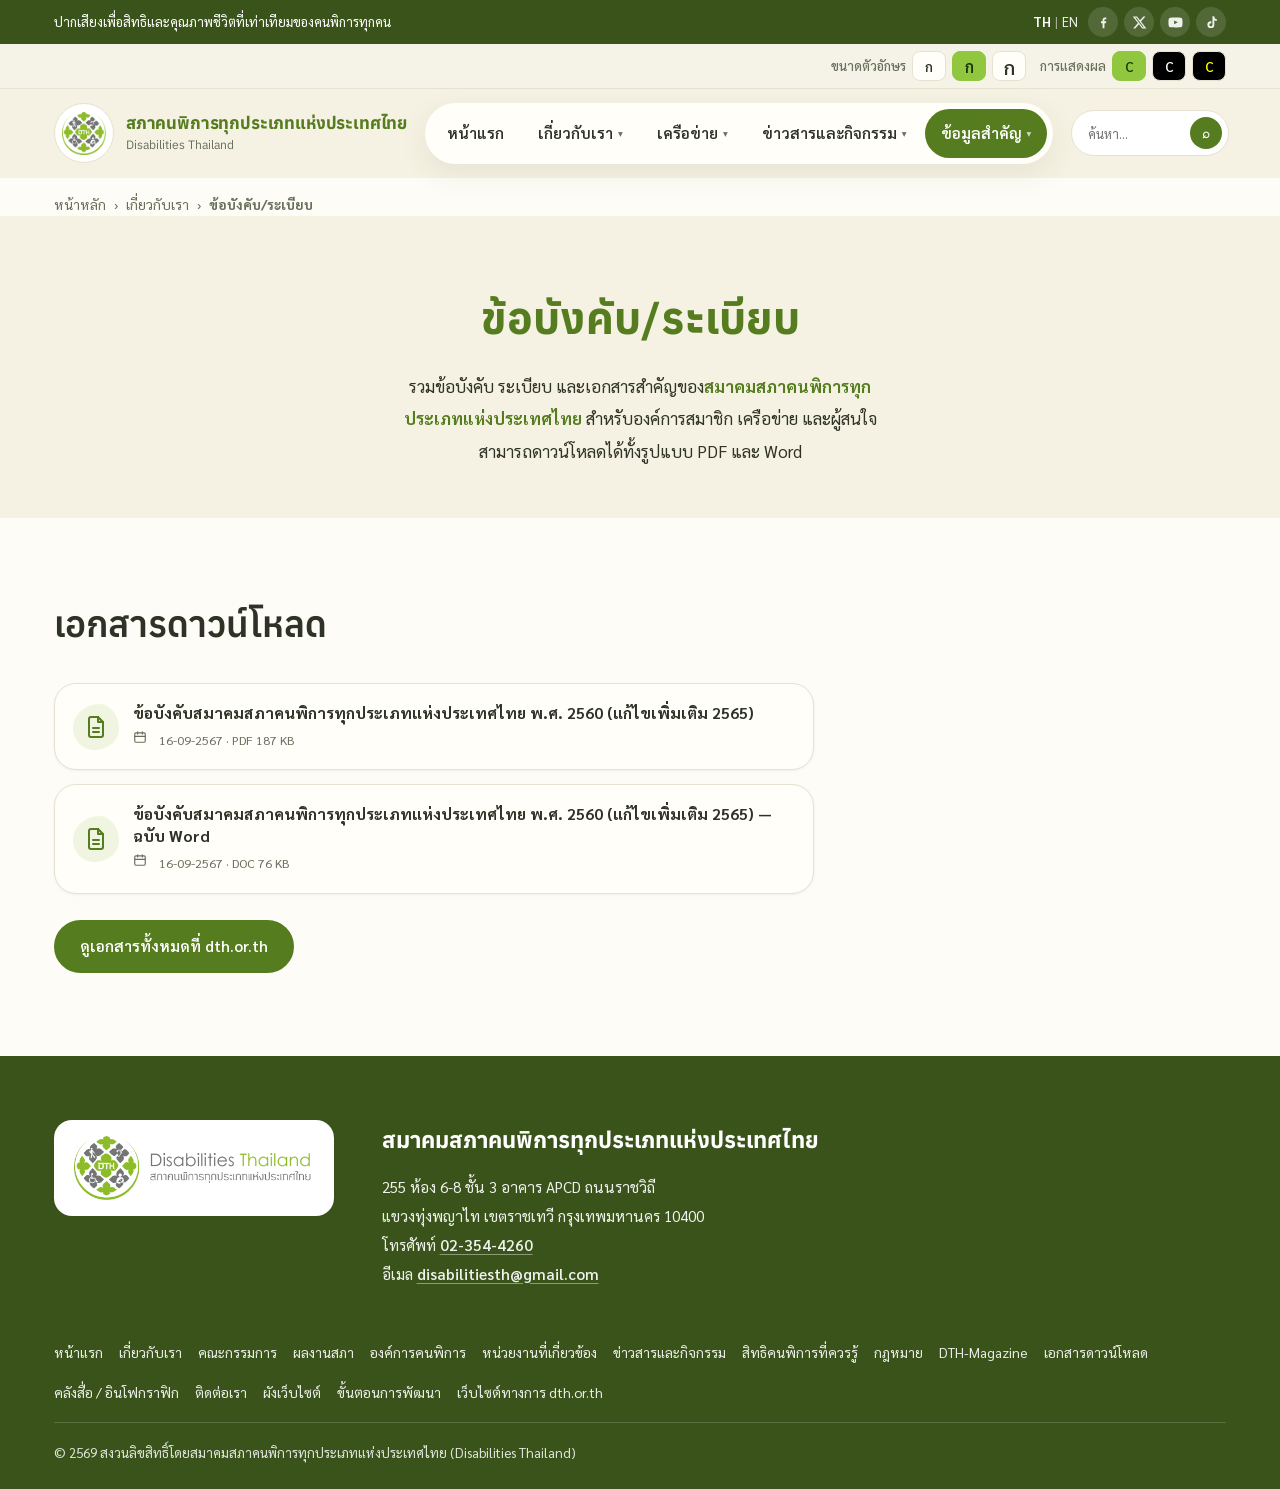
<file: regulations.html>
<!doctype html>
<html lang="th">
<head>
<meta charset="UTF-8">
<meta name="viewport" content="width=device-width, initial-scale=1">
<title>ข้อบังคับ/ระเบียบ | สมาคมสภาคนพิการทุกประเภทแห่งประเทศไทย (DTH)</title>
<meta name="description" content="ข้อบังคับ ระเบียบ และเอกสารดาวน์โหลดของสมาคมสภาคนพิการทุกประเภทแห่งประเทศไทย (Disabilities Thailand)">
<meta property="og:title" content="ข้อบังคับ/ระเบียบ | Disabilities Thailand (DTH)">
<meta property="og:type" content="website">
<meta property="og:locale" content="th_TH">
<link href="https://fonts.googleapis.com/css2?family=Anuphan:wght@400;500;600;700&family=Sarabun:wght@300;400;500;600;700&display=swap" rel="stylesheet">
<link rel="stylesheet" href="dth-v2.css?v=3">
</head>
<body>

<a href="#main" class="skip">ข้ามไปยังเนื้อหาหลัก</a>

<!-- ===== Top utility bar ===== -->
<div class="topbar">
  <div class="wrap">
    <div class="left"><span>ปากเสียงเพื่อสิทธิและคุณภาพชีวิตที่เท่าเทียมของคนพิการทุกคน</span></div>
    <div class="right">
      <span class="lang"><b>TH</b><span>|</span><a href="#">EN</a></span>
      <span class="top-social" aria-label="โซเชียลมีเดีย">
        <a href="https://www.facebook.com/share/1Ez81X9Yjh/" target="_blank" rel="noopener" aria-label="Facebook"><svg viewBox="0 0 24 24" aria-hidden="true"><path d="M13.5 21v-8h2.5l.4-3h-2.9V8.2c0-.9.3-1.5 1.5-1.5H16.5V4.1S15.4 4 14.3 4c-2.3 0-3.8 1.4-3.8 3.9V10H8v3h2.5v8h3Z"/></svg></a>
        <a href="https://x.com/disabilitiesth" target="_blank" rel="noopener" aria-label="X (Twitter)"><svg viewBox="0 0 24 24" aria-hidden="true"><path d="M18.24 2.25h3.31l-7.23 8.26L23 21.75h-6.66l-5.22-6.82-5.97 6.82H1.84l7.73-8.84L1.25 2.25h6.83l4.71 6.23 5.45-6.23Zm-1.16 17.52h1.83L7.01 4.13H5.04l12.04 15.64Z"/></svg></a>
        <a href="https://youtube.com/@disabilitiesthailand945" target="_blank" rel="noopener" aria-label="YouTube"><svg viewBox="0 0 24 24" aria-hidden="true"><path d="M23 7.5s-.22-1.55-.9-2.23c-.86-.9-1.82-.9-2.26-.96C16.7 4.05 12 4.05 12 4.05s-4.7 0-7.84.26c-.44.06-1.4.06-2.26.96C1.22 5.95 1 7.5 1 7.5S.77 9.31.77 11.13v1.7C.77 14.65 1 16.46 1 16.46s.22 1.55.9 2.23c.86.9 1.99.87 2.49.97 1.8.17 7.61.22 7.61.22s4.7-.01 7.84-.27c.44-.06 1.4-.06 2.26-.96.68-.68.9-2.23.9-2.23s.23-1.81.23-3.63v-1.7c0-1.82-.23-3.63-.23-3.63ZM9.75 14.6V8.74l6.02 2.94-6.02 2.92Z"/></svg></a>
        <a href="https://www.tiktok.com/@disabilitiesth" target="_blank" rel="noopener" aria-label="TikTok"><svg viewBox="0 0 24 24" aria-hidden="true"><path d="M16.5 2h-3v13.5a2.5 2.5 0 1 1-2.5-2.5c.27 0 .53.04.78.12V9.9a5.6 5.6 0 0 0-.78-.06A5.55 5.55 0 1 0 16.5 15V8.4a6.86 6.86 0 0 0 4 1.28V6.6a3.86 3.86 0 0 1-4-3.83V2Z"/></svg></a>
      </span>
    </div>
  </div>
</div>

<!-- ===== Accessibility bar ===== -->
<div class="a11y-bar" role="region" aria-label="ปรับการแสดงผลเพื่อการเข้าถึง">
  <div class="wrap">
    <div class="a11y-group">
      <span>ขนาดตัวอักษร</span>
      <button class="a11y-btn" data-fs=".9" aria-label="อักษรขนาดเล็ก">ก</button>
      <button class="a11y-btn active" data-fs="1" aria-label="อักษรขนาดปกติ" style="font-size:1rem">ก</button>
      <button class="a11y-btn" data-fs="1.18" aria-label="อักษรขนาดใหญ่" style="font-size:1.2rem">ก</button>
    </div>
    <div class="a11y-group">
      <span>การแสดงผล</span>
      <button class="a11y-btn active" data-theme="" aria-label="แสดงผลปกติ">C</button>
      <button class="a11y-btn sw-white" data-theme="hc-white" aria-label="อักษรขาวพื้นดำ">C</button>
      <button class="a11y-btn sw-yellow" data-theme="hc-yellow" aria-label="อักษรเหลืองพื้นดำ">C</button>
    </div>
  </div>
</div>

<!-- ===== Header ===== -->
<header class="site" id="top">
  <div class="nav">
    <a href="dth-v2.html" class="brand" aria-label="หน้าแรก สมาคมสภาคนพิการทุกประเภทแห่งประเทศไทย">
      <span class="logo"><img src="Pic/dth-logo.png" alt="โลโก้ Disabilities Thailand" onerror="this.style.display='none'"></span>
      <span class="name"><b>สภาคนพิการทุกประเภทแห่งประเทศไทย</b><span>Disabilities Thailand</span></span>
    </a>
    <nav class="nav-pill" id="menu" aria-label="เมนูหลัก">
      <a href="dth-v2.html">หน้าแรก</a>
      <div class="has-sub">
        <a href="about.html" aria-haspopup="true" aria-expanded="false">เกี่ยวกับเรา <span class="caret" aria-hidden="true">▾</span></a>
        <div class="sub">
          <a href="about.html#history">ความเป็นมา</a>
          <a href="about.html#board">คณะกรรมการ</a>
          <a href="staff.html">เจ้าหน้าที่สมาคม</a>
          <a href="about.html#milestones">ผลงานสภา</a>
          <a href="regulations.html">ข้อบังคับ/ระเบียบ</a>
          <a href="dth-v2.html#contact">ติดต่อเรา</a>
        </div>
      </div>
      <div class="has-sub">
        <a href="dth-v2.html#network" aria-haspopup="true" aria-expanded="false">เครือข่าย <span class="caret" aria-hidden="true">▾</span></a>
        <div class="sub">
          <a href="about.html#members">องค์การคนพิการ</a>
          <a href="provinces.html">สภาฯ ประจำจังหวัด</a>
          <a href="dth-v2.html#network">หน่วยงานที่เกี่ยวข้อง</a>
        </div>
      </div>
      <div class="has-sub">
        <a href="news.html" aria-haspopup="true" aria-expanded="false">ข่าวสารและกิจกรรม <span class="caret" aria-hidden="true">▾</span></a>
        <div class="sub">
          <a href="news.html?cat=pr">ข่าวประชาสัมพันธ์</a>
          <a href="news.html?cat=activity">กิจกรรม</a>
          <a href="news.html?cat=report">รายงานประจำปี</a>
        </div>
      </div>
      <div class="has-sub">
        <a href="dth-v2.html#rights" class="active" aria-haspopup="true" aria-expanded="false">ข้อมูลสำคัญ <span class="caret" aria-hidden="true">▾</span></a>
        <div class="sub">
          <a href="proposals.html">ข้อเสนอ</a>
          <a href="media.html?cat=law">กฎหมาย</a>
          <a href="media.html?cat=magazine">DTH-Magazine</a>
          <a href="dth-v2.html#rights">สิทธิคนพิการที่ควรรู้</a>
          <a href="dth-v2.html#qa">คำถามที่พบบ่อย</a>
          <a href="media.html">คลังสื่อ / อินโฟกราฟิก</a>
        </div>
      </div>
    </nav>
    <div class="nav-actions">
      <div class="search-mini" role="search">
        <input type="text" placeholder="ค้นหา…" aria-label="ค้นหา">
        <button aria-label="ค้นหา">⌕</button>
      </div>
    </div>
    <button class="burger" id="burger" aria-label="เปิดเมนู" aria-expanded="false"><span></span><span></span><span></span></button>
  </div>
</header>

<!-- ===== Breadcrumb ===== -->
<nav class="breadcrumb" aria-label="เส้นทางนำทาง">
  <div class="wrap"><a href="dth-v2.html">หน้าหลัก</a> <span aria-hidden="true">›</span> <span>เกี่ยวกับเรา</span> <span aria-hidden="true">›</span> <strong>ข้อบังคับ/ระเบียบ</strong></div>
</nav>

<!-- ===== Page hero ===== -->
<section class="page-hero">
  <div class="ic-row"><span class="ic" aria-hidden="true">📜</span><h1>ข้อบังคับ/ระเบียบ</h1></div>
  <p class="lead">
    รวมข้อบังคับ ระเบียบ และเอกสารสำคัญของ<strong>สมาคมสภาคนพิการทุกประเภทแห่งประเทศไทย</strong>
    สำหรับองค์การสมาชิก เครือข่าย และผู้สนใจ สามารถดาวน์โหลดได้ทั้งรูปแบบ PDF และ Word
  </p>
</section>

<main id="main">

<section class="block">
  <div class="wrap">
    <div class="kicker"><span class="ic" aria-hidden="true">📄</span><h2>เอกสารดาวน์โหลด</h2></div>

    <div style="display:flex;flex-direction:column;gap:14px;max-width:760px">
      <a class="card" href="https://dth.or.th/wp-content/uploads/2024/09/ข้อบังคับสภาคนพิการพ.ศ.25602565.pdf" target="_blank" rel="noopener" style="padding:18px;flex-direction:row;align-items:center;gap:14px">
        <span class="doc-ic" aria-hidden="true"><svg viewBox="0 0 24 24"><path d="M14 2H7a2 2 0 0 0-2 2v16a2 2 0 0 0 2 2h10a2 2 0 0 0 2-2V7Z"/><path d="M14 2v5h5"/><path d="M9 13h6M9 17h6"/></svg></span>
        <span><strong style="display:block;color:var(--ink);font-size:.98rem;line-height:1.4">ข้อบังคับสมาคมสภาคนพิการทุกประเภทแห่งประเทศไทย พ.ศ. 2560 (แก้ไขเพิ่มเติม 2565)</strong><span class="meta" style="margin-top:6px"><svg class="im" viewBox="0 0 24 24" aria-hidden="true"><rect x="3" y="5" width="18" height="16" rx="2"/><path d="M16 3v4M8 3v4M3 11h18"/></svg> 16-09-2567 · PDF 187 KB</span></span>
      </a>
      <a class="card" href="https://dth.or.th/wp-content/uploads/2024/09/ข้อบังคับสภาคนพิการพ.ศ.25602565.docx" target="_blank" rel="noopener" style="padding:18px;flex-direction:row;align-items:center;gap:14px">
        <span class="doc-ic" aria-hidden="true"><svg viewBox="0 0 24 24"><path d="M14 2H7a2 2 0 0 0-2 2v16a2 2 0 0 0 2 2h10a2 2 0 0 0 2-2V7Z"/><path d="M14 2v5h5"/><path d="M9 13h6M9 17h6"/></svg></span>
        <span><strong style="display:block;color:var(--ink);font-size:.98rem;line-height:1.4">ข้อบังคับสมาคมสภาคนพิการทุกประเภทแห่งประเทศไทย พ.ศ. 2560 (แก้ไขเพิ่มเติม 2565) — ฉบับ Word</strong><span class="meta" style="margin-top:6px"><svg class="im" viewBox="0 0 24 24" aria-hidden="true"><rect x="3" y="5" width="18" height="16" rx="2"/><path d="M16 3v4M8 3v4M3 11h18"/></svg> 16-09-2567 · DOC 76 KB</span></span>
      </a>
    </div>

    <div style="margin-top:26px"><a href="https://dth.or.th/download" target="_blank" rel="noopener" class="pill-btn">ดูเอกสารทั้งหมดที่ dth.or.th</a></div>
  </div>
</section>

</main>

<!-- ===== Footer ===== -->
<footer class="site">
  <div class="wrap">
    <div class="foot">
      <div class="flogo"><img src="Pic/dth-logo-wide.png" alt="โลโก้ DTH" onerror="this.style.display='none'"></div>
      <div>
        <h4>สมาคมสภาคนพิการทุกประเภทแห่งประเทศไทย</h4>
        <address>
          255 ห้อง 6-8 ชั้น 3 อาคาร APCD ถนนราชวิถี<br>
          แขวงทุ่งพญาไท เขตราชเทวี กรุงเทพมหานคร 10400<br>
          โทรศัพท์ <a href="tel:023544260">02-354-4260</a><br>
          อีเมล <a href="mailto:disabilitiesth@gmail.com">disabilitiesth@gmail.com</a>
        </address>
      </div>
    </div>
    <div class="foot-policy">
      <a href="dth-v2.html#top">หน้าแรก</a>
      <a href="about.html">เกี่ยวกับเรา</a>
      <a href="about.html#board">คณะกรรมการ</a>
      <a href="about.html#milestones">ผลงานสภา</a>
      <a href="about.html#members">องค์การคนพิการ</a>
      <a href="dth-v2.html#network">หน่วยงานที่เกี่ยวข้อง</a>
      <a href="news.html">ข่าวสารและกิจกรรม</a>
      <a href="dth-v2.html#rights">สิทธิคนพิการที่ควรรู้</a>
      <a href="media.html?cat=law">กฎหมาย</a>
          <a href="media.html?cat=magazine">DTH-Magazine</a>
      <a href="regulations.html">เอกสารดาวน์โหลด</a>
      <a href="media.html">คลังสื่อ / อินโฟกราฟิก</a>
      <a href="dth-v2.html#contact">ติดต่อเรา</a>
      <a href="sitemap.html">ผังเว็บไซต์</a>
      <a href="development.html">ขั้นตอนการพัฒนา</a>
      <a href="https://dth.or.th/" target="_blank" rel="noopener">เว็บไซต์ทางการ dth.or.th</a>
    </div>
    <div class="foot-copy">© 2569 สงวนลิขสิทธิ์โดยสมาคมสภาคนพิการทุกประเภทแห่งประเทศไทย (Disabilities Thailand)</div>
  </div>
</footer>

<script>
  // a11y font size
  document.querySelectorAll('[data-fs]').forEach(b=>b.addEventListener('click',()=>{
    document.documentElement.style.setProperty('--fs',b.dataset.fs);
    document.querySelectorAll('[data-fs]').forEach(x=>x.classList.remove('active'));b.classList.add('active');
  }));
  // a11y contrast
  document.querySelectorAll('[data-theme]').forEach(b=>b.addEventListener('click',()=>{
    document.body.classList.remove('hc-white','hc-yellow');
    if(b.dataset.theme)document.body.classList.add(b.dataset.theme);
    document.querySelectorAll('[data-theme]').forEach(x=>x.classList.remove('active'));b.classList.add('active');
  }));
  // header shadow
  const hdr=document.querySelector('header.site');
  addEventListener('scroll',()=>hdr.classList.toggle('scrolled',scrollY>10));
  // mobile menu
  const burger=document.getElementById('burger'),menu=document.getElementById('menu');
  burger.addEventListener('click',()=>{const o=menu.classList.toggle('open');burger.setAttribute('aria-expanded',o);});
  document.querySelectorAll('.has-sub > a').forEach(a=>a.addEventListener('click',e=>{
    if(matchMedia('(max-width:760px)').matches){e.preventDefault();const li=a.parentElement,o=li.classList.toggle('open');a.setAttribute('aria-expanded',o);}
  }));
</script>
<!-- back to top -->
<button class="to-top" id="toTop" type="button">
  <svg viewBox="0 0 24 24" aria-hidden="true"><path d="M12 19V5"/><path d="m5 12 7-7 7 7"/></svg>
  กลับไปด้านบนเว็บไซต์
</button>
<script>
(()=>{const b=document.getElementById('toTop');if(!b)return;
const onS=()=>{const on=scrollY+innerHeight>=document.documentElement.scrollHeight-320&&scrollY>200;b.classList.toggle('show',on);document.body.classList.toggle('totop-on',on);};
addEventListener('scroll',onS,{passive:true});onS();
b.addEventListener('click',()=>scrollTo({top:0,behavior:'smooth'}));})();
</script>
<!-- scroll reveal -->
<script>
(()=>{ // animate content into view; respects reduced-motion
if(matchMedia('(prefers-reduced-motion: reduce)').matches)return;
const sel='.kicker,.news-head,.card,.partner,.qa-item,.qa-tile,.member-card,.board-card,.obj-list li,.ms-cat,.ms p,.vision-quote,.about-stat,.hotline,.rights-shell,.prose p,.obj-intro,.tabbar,.fb-embed,.table-wrap,.board-poster,.hub-card,.hub-side-item,.timeline li,.page-hero .logo-badge,.page-hero .lead,.foot';
const els=[...document.querySelectorAll(sel)].filter(el=>!el.closest('.rv'));
const groups=new Map();
els.forEach(el=>{el.classList.add('rv');
  const p=el.parentElement,i=groups.get(p)||0;
  el.style.setProperty('--rvd',Math.min(i*70,420)+'ms');groups.set(p,i+1)});
let pending=els.slice(),throttled=false;
const reveal=el=>{el.classList.add('in');
  setTimeout(()=>{el.classList.remove('rv','in');el.style.removeProperty('--rvd')},950+parseInt(el.style.getPropertyValue('--rvd')||0))};
const check=()=>{const vh=innerHeight;
  pending=pending.filter(el=>{const r=el.getBoundingClientRect();
    if(r.top<vh*.94){reveal(el);return false}return true});
  if(!pending.length){removeEventListener('scroll',onScroll);removeEventListener('resize',onScroll)}};
const onScroll=()=>{if(throttled)return;throttled=true;setTimeout(()=>{throttled=false;check()},90)};
addEventListener('scroll',onScroll,{passive:true});
addEventListener('resize',onScroll,{passive:true});
check();
})();
</script>
</body>
</html>
</file>
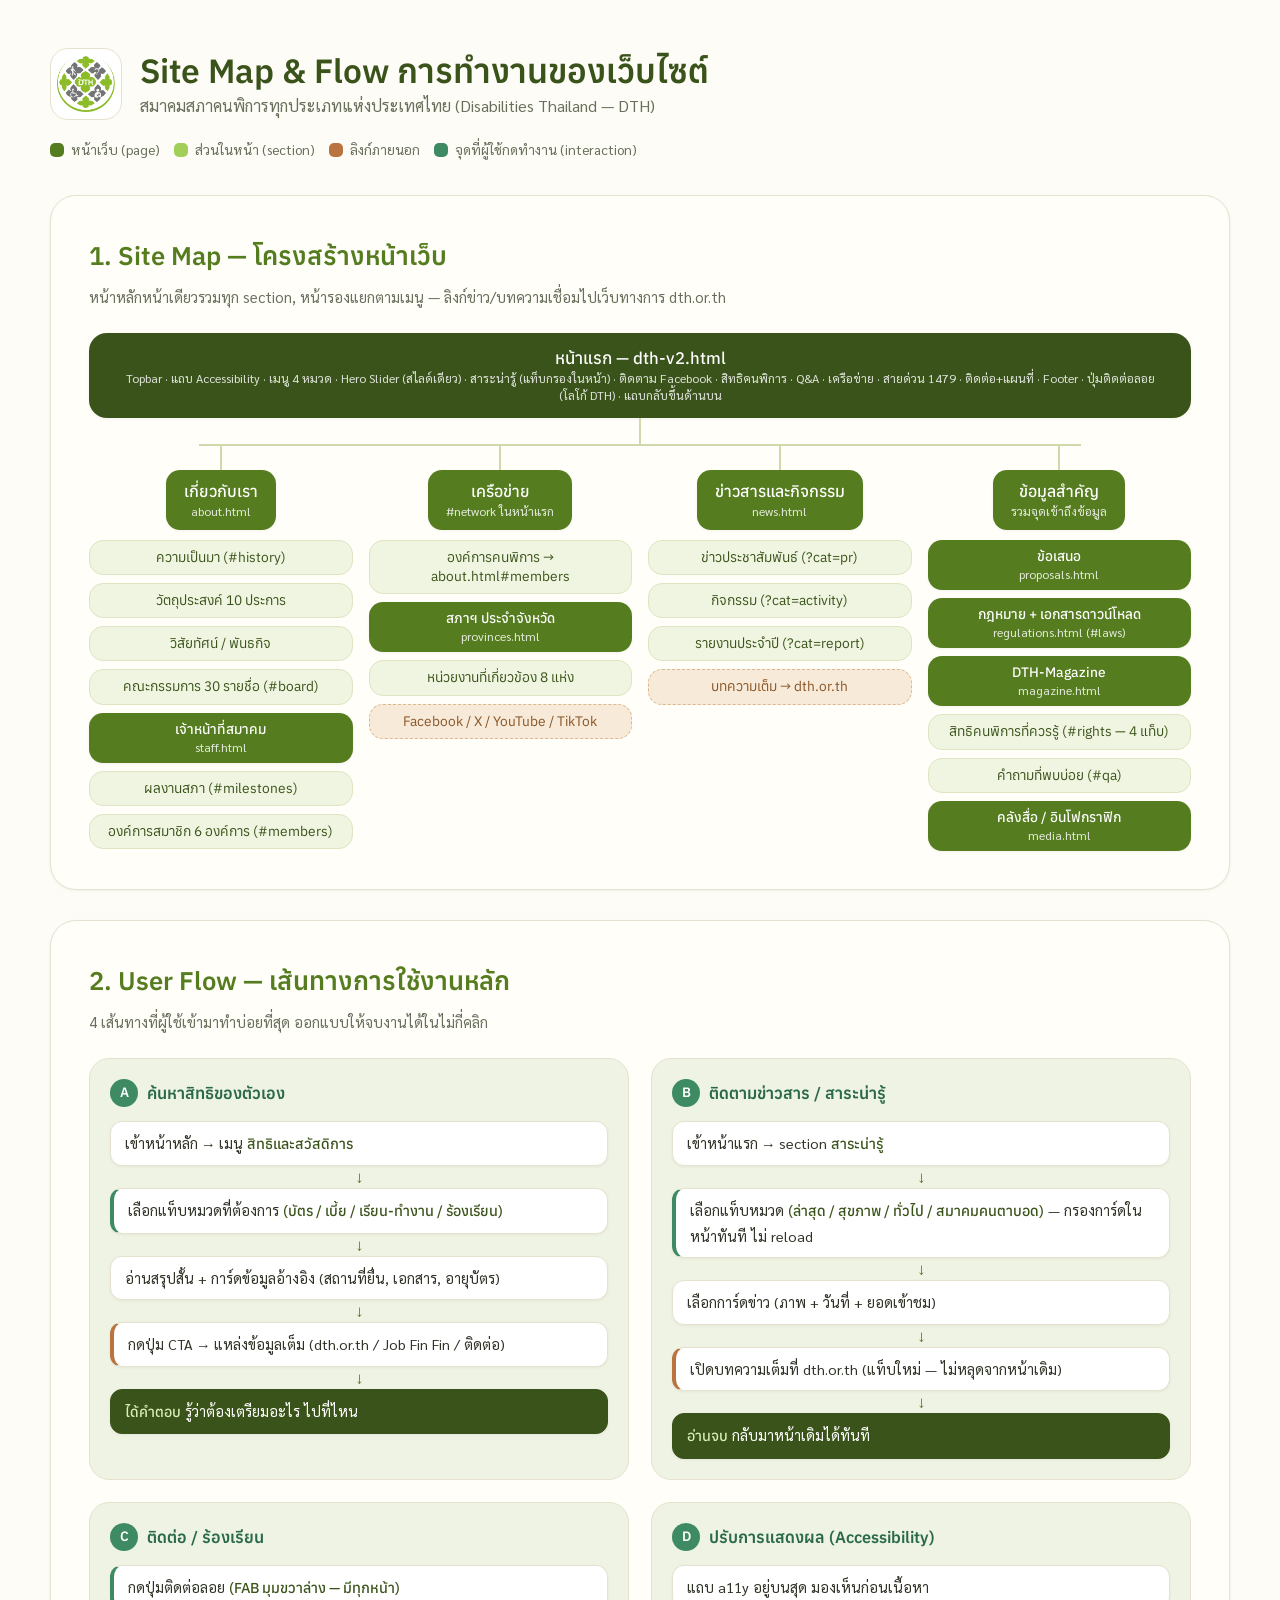
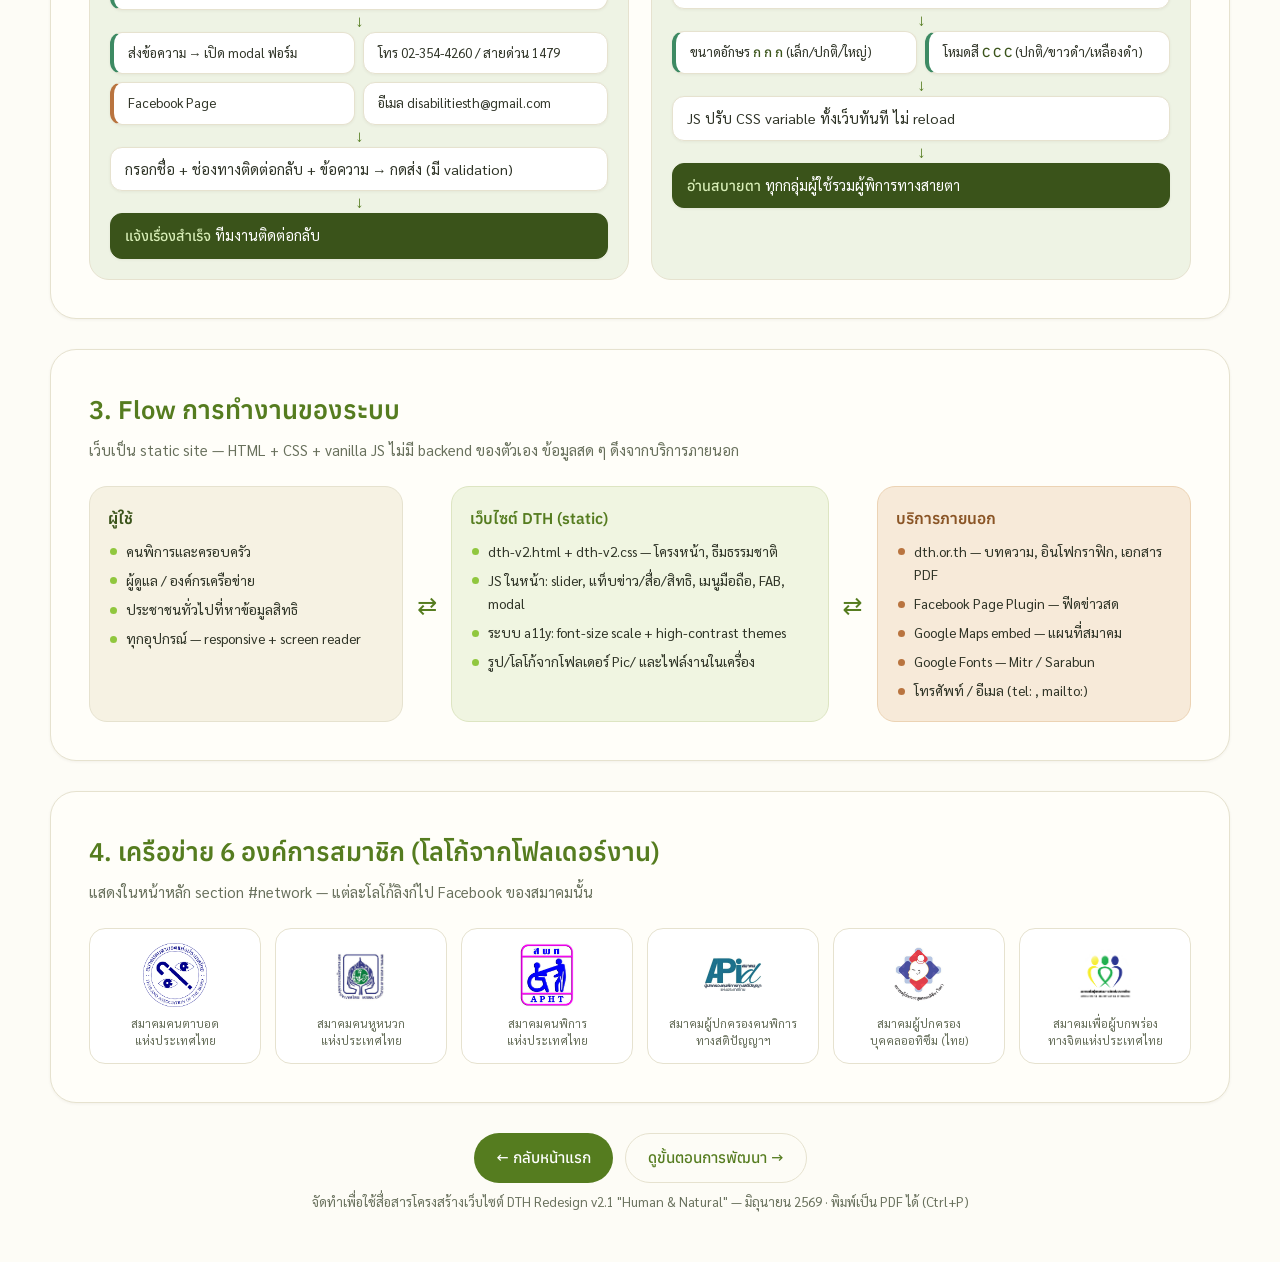
<file: sitemap.html>
<!doctype html>
<html lang="th">
<head>
<meta charset="UTF-8">
<meta name="viewport" content="width=device-width, initial-scale=1">
<title>Site Map &amp; Flow การทำงาน — เว็บไซต์สภาคนพิการทุกประเภทแห่งประเทศไทย (DTH)</title>
<link href="https://fonts.googleapis.com/css2?family=Anuphan:wght@400;500;600;700&family=Sarabun:wght@300;400;500;600;700&display=swap" rel="stylesheet">
<style>
:root{
  --brand:#90C73E;--brand-dark:#557c1f;--brand-deep:#3a531a;
  --brand-2:#3d8a63;--brand-2-dark:#2a6a4a;
  --tint:#f0f5e1;--mint:#eef3e4;--leaf:#f6f2e3;
  --ink:#2e3326;--muted:#68705c;
  --bg:#fdfcf6;--card:#fffef9;--border:#e6e2cf;
  --clay:#b9743f;--clay-tint:#f7ead9;
  --shadow:0 12px 32px rgba(62,58,32,.08);
  --shadow-sm:0 1px 3px rgba(62,58,32,.06);
  --r:18px;
}
*{box-sizing:border-box;margin:0;padding:0}
body{font-family:'Sarabun',system-ui,sans-serif;background:var(--bg);color:var(--ink);line-height:1.7;padding:clamp(20px,4vw,48px)}
h1,h2,h3,h4{font-family:'Anuphan',sans-serif;font-weight:600}
.wrap{max-width:1180px;margin:0 auto}

/* ---------- header ---------- */
.head{display:flex;align-items:center;gap:18px;flex-wrap:wrap;margin-bottom:10px}
.head img{width:72px;height:72px;object-fit:contain;background:#fff;border:1px solid var(--border);border-radius:18px;padding:6px}
.head h1{font-size:clamp(1.4rem,3vw,2.1rem);color:var(--brand-deep);line-height:1.3}
.head p{color:var(--muted)}
.legend{display:flex;gap:14px;flex-wrap:wrap;margin:18px 0 34px;font-size:.85rem;color:var(--muted)}
.legend span{display:inline-flex;align-items:center;gap:7px}
.dot{width:14px;height:14px;border-radius:5px;display:inline-block}
.dot.page{background:var(--brand-dark)}
.dot.section{background:var(--brand);opacity:.85}
.dot.ext{background:var(--clay)}
.dot.act{background:var(--brand-2)}

/* ---------- section blocks ---------- */
section{background:var(--card);border:1px solid var(--border);border-radius:26px;box-shadow:var(--shadow-sm);padding:clamp(20px,3vw,38px);margin-bottom:30px}
section>h2{font-size:clamp(1.2rem,2.2vw,1.6rem);color:var(--brand-dark);display:flex;align-items:center;gap:12px;margin-bottom:6px}
section>h2 .ic{display:none}
section>.note{color:var(--muted);font-size:.92rem;margin-bottom:24px}

/* ---------- sitemap tree ---------- */
.tree{display:flex;flex-direction:column;align-items:center}
.node{border-radius:14px;padding:10px 18px;font-family:'Anuphan',sans-serif;font-weight:500;text-align:center;line-height:1.4;box-shadow:var(--shadow-sm)}
.node small{display:block;font-family:'Sarabun',sans-serif;font-weight:400;font-size:.76rem;opacity:.85}
.node.root{background:var(--brand-deep);color:#fff;font-size:1.05rem;padding:14px 30px;border-radius:18px}
.node.page{background:var(--brand-dark);color:#fff}
.node.section{background:var(--tint);color:var(--brand-deep);border:1px solid #dde5c2;font-weight:400;font-size:.86rem;box-shadow:none;padding:7px 13px}
.node.ext{background:var(--clay-tint);color:#8a5526;border:1px dashed #dcb88e;font-weight:400;font-size:.86rem;box-shadow:none;padding:7px 13px}
.node.pending{background:#fff;color:var(--muted);border:1px dashed #d6a5a0;font-weight:400;font-size:.86rem;box-shadow:none;padding:7px 13px;text-decoration:underline;text-decoration-color:#d23b2f;text-decoration-thickness:2px;text-underline-offset:3px}
.node.pending::after{content:"หน้าเมนูนี้ยังไม่เรียบร้อย";display:block;font-size:.66rem;color:#9aa093;text-decoration:none}
.trunk{width:2px;height:26px;background:#cfd9ad}
.branches{display:grid;grid-template-columns:repeat(4,1fr);gap:16px;width:100%;position:relative;padding-top:26px}
.branches::before{content:"";position:absolute;top:0;left:10%;right:10%;height:2px;background:#cfd9ad}
.branch{display:flex;flex-direction:column;align-items:center;gap:10px;position:relative}
.branch::before{content:"";position:absolute;top:-26px;width:2px;height:26px;background:#cfd9ad}
.branch .kids{display:flex;flex-direction:column;gap:8px;width:100%;align-items:stretch}
.branch .kids .node{width:100%}
@media(max-width:900px){.branches{grid-template-columns:repeat(2,1fr)}.branches::before,.branch::before{display:none}.branches{padding-top:8px}}
@media(max-width:520px){.branches{grid-template-columns:1fr}}

/* ---------- flows ---------- */
.flows{display:grid;grid-template-columns:repeat(2,1fr);gap:22px}
@media(max-width:860px){.flows{grid-template-columns:1fr}}
.flow{background:var(--mint);border:1px solid var(--border);border-radius:20px;padding:20px}
.flow h3{font-size:1.02rem;color:var(--brand-2-dark);display:flex;align-items:center;gap:9px;margin-bottom:14px}
.flow h3 .n{width:28px;height:28px;border-radius:50%;background:var(--brand-2);color:#fff;display:grid;place-items:center;font-size:.85rem;flex-shrink:0}
.steps{display:flex;flex-direction:column;gap:0}
.step{background:#fff;border:1px solid var(--border);border-radius:12px;padding:9px 14px;font-size:.9rem;box-shadow:var(--shadow-sm)}
.step b{font-family:'Anuphan',sans-serif;font-weight:500;color:var(--brand-deep)}
.step.act{border-left:4px solid var(--brand-2)}
.step.ext{border-left:4px solid var(--clay)}
.step.end{background:var(--brand-deep);color:#fff;border-color:var(--brand-deep)}
.step.end b{color:#d9efb8}
.arrow{align-self:center;color:var(--brand-dark);font-size:1rem;line-height:1;padding:3px 0}
.split{display:grid;grid-template-columns:1fr 1fr;gap:8px}
.split .step{font-size:.82rem}

/* ---------- system flow ---------- */
.sys{display:grid;grid-template-columns:1fr auto 1.2fr auto 1fr;gap:14px;align-items:stretch}
@media(max-width:860px){.sys{grid-template-columns:1fr}.sys .harrow{transform:rotate(90deg);padding:0}}
.sysbox{border-radius:18px;padding:18px;border:1px solid var(--border)}
.sysbox h4{font-size:.98rem;margin-bottom:8px;display:flex;align-items:center;gap:8px}
.sysbox ul{list-style:none;display:flex;flex-direction:column;gap:6px;font-size:.85rem}
.sysbox li{padding-left:18px;position:relative}
.sysbox li::before{content:"";position:absolute;left:2px;top:.62em;width:7px;height:7px;border-radius:50%;background:var(--brand)}
.sysbox.user{background:var(--leaf)}
.sysbox.user h4{color:var(--brand-deep)}
.sysbox.site{background:var(--tint);border-color:#dde5c2}
.sysbox.site h4{color:var(--brand-dark)}
.sysbox.extsrc{background:var(--clay-tint);border-color:#ecd3b4}
.sysbox.extsrc h4{color:#8a5526}
.sysbox.extsrc li::before{background:var(--clay)}
.harrow{display:grid;place-items:center;color:var(--brand-dark);font-size:1.5rem}

/* ---------- network logos ---------- */
.orgs{display:grid;grid-template-columns:repeat(6,1fr);gap:14px}
@media(max-width:860px){.orgs{grid-template-columns:repeat(3,1fr)}}
@media(max-width:520px){.orgs{grid-template-columns:repeat(2,1fr)}}
.org{background:#fff;border:1px solid var(--border);border-radius:16px;padding:14px 10px;text-align:center;display:flex;flex-direction:column;align-items:center;gap:8px}
.org img{width:64px;height:64px;object-fit:contain}
.org span{font-size:.74rem;color:var(--muted);line-height:1.45}

.foot{color:var(--muted);font-size:.82rem;text-align:center;margin-top:8px}
@media print{body{padding:10mm}section{break-inside:avoid;box-shadow:none}}
</style>
</head>
<body>
<div class="wrap">

  <div class="head">
    <img src="Pic/dth-logo.png" alt="โลโก้ DTH" onerror="this.style.display='none'">
    <div>
      <h1>Site Map &amp; Flow การทำงานของเว็บไซต์</h1>
      <p>สมาคมสภาคนพิการทุกประเภทแห่งประเทศไทย (Disabilities Thailand — DTH)</p>
    </div>
  </div>
  <div class="legend">
    <span><i class="dot page"></i> หน้าเว็บ (page)</span>
    <span><i class="dot section"></i> ส่วนในหน้า (section)</span>
    <span><i class="dot ext"></i> ลิงก์ภายนอก</span>
    <span><i class="dot act"></i> จุดที่ผู้ใช้กดทำงาน (interaction)</span>
  </div>

  <!-- ================= SITE MAP ================= -->
  <section>
    <h2><span class="ic">🗺️</span> 1. Site Map — โครงสร้างหน้าเว็บ</h2>
    <p class="note">หน้าหลักหน้าเดียวรวมทุก section, หน้ารองแยกตามเมนู — ลิงก์ข่าว/บทความเชื่อมไปเว็บทางการ dth.or.th</p>
    <div class="tree">
      <div class="node root">หน้าแรก — dth-v2.html<small>Topbar · แถบ Accessibility · เมนู 4 หมวด · Hero Slider (สไลด์เดียว) · สาระน่ารู้ (แท็บกรองในหน้า) · ติดตาม Facebook · สิทธิคนพิการ · Q&amp;A · เครือข่าย · สายด่วน 1479 · ติดต่อ+แผนที่ · Footer · ปุ่มติดต่อลอย (โลโก้ DTH) · แถบกลับขึ้นด้านบน</small></div>
      <div class="trunk"></div>
      <div class="branches">
        <div class="branch">
          <div class="node page">เกี่ยวกับเรา<small>about.html</small></div>
          <div class="kids">
            <div class="node section">ความเป็นมา (#history)</div>
            <div class="node section">วัตถุประสงค์ 10 ประการ</div>
            <div class="node section">วิสัยทัศน์ / พันธกิจ</div>
            <div class="node section">คณะกรรมการ 30 รายชื่อ (#board)</div>
            <div class="node page" style="font-size:.86rem;padding:7px 13px">เจ้าหน้าที่สมาคม<small>staff.html</small></div>
            <div class="node section">ผลงานสภา (#milestones)</div>
            <div class="node section">องค์การสมาชิก 6 องค์การ (#members)</div>
          </div>
        </div>
        <div class="branch">
          <div class="node page">เครือข่าย<small>#network ในหน้าแรก</small></div>
          <div class="kids">
            <div class="node section">องค์การคนพิการ → about.html#members</div>
            <div class="node page" style="font-size:.86rem;padding:7px 13px">สภาฯ ประจำจังหวัด<small>provinces.html</small></div>
            <div class="node section">หน่วยงานที่เกี่ยวข้อง 8 แห่ง</div>
            <div class="node ext">Facebook / X / YouTube / TikTok</div>
          </div>
        </div>
        <div class="branch">
          <div class="node page">ข่าวสารและกิจกรรม<small>news.html</small></div>
          <div class="kids">
            <div class="node section">ข่าวประชาสัมพันธ์ (?cat=pr)</div>
            <div class="node section">กิจกรรม (?cat=activity)</div>
            <div class="node section">รายงานประจำปี (?cat=report)</div>
            <div class="node ext">บทความเต็ม → dth.or.th</div>
          </div>
        </div>
        <div class="branch">
          <div class="node page">ข้อมูลสำคัญ<small>รวมจุดเข้าถึงข้อมูล</small></div>
          <div class="kids">
            <div class="node page" style="font-size:.86rem;padding:7px 13px">ข้อเสนอ<small>proposals.html</small></div>
            <div class="node page" style="font-size:.86rem;padding:7px 13px">กฎหมาย + เอกสารดาวน์โหลด<small>regulations.html (#laws)</small></div>
            <div class="node page" style="font-size:.86rem;padding:7px 13px">DTH-Magazine<small>magazine.html</small></div>
            <div class="node section">สิทธิคนพิการที่ควรรู้ (#rights — 4 แท็บ)</div>
            <div class="node section">คำถามที่พบบ่อย (#qa)</div>
            <div class="node page" style="font-size:.86rem;padding:7px 13px">คลังสื่อ / อินโฟกราฟิก<small>media.html</small></div>
          </div>
        </div>
      </div>
    </div>
  </section>

  <!-- ================= USER FLOWS ================= -->
  <section>
    <h2><span class="ic">🚶</span> 2. User Flow — เส้นทางการใช้งานหลัก</h2>
    <p class="note">4 เส้นทางที่ผู้ใช้เข้ามาทำบ่อยที่สุด ออกแบบให้จบงานได้ในไม่กี่คลิก</p>
    <div class="flows">

      <div class="flow">
        <h3><span class="n">A</span> ค้นหาสิทธิของตัวเอง</h3>
        <div class="steps">
          <div class="step">เข้าหน้าหลัก → เมนู <b>สิทธิและสวัสดิการ</b></div>
          <div class="arrow">↓</div>
          <div class="step act">เลือกแท็บหมวดที่ต้องการ <b>(บัตร / เบี้ย / เรียน-ทำงาน / ร้องเรียน)</b></div>
          <div class="arrow">↓</div>
          <div class="step">อ่านสรุปสั้น + การ์ดข้อมูลอ้างอิง (สถานที่ยื่น, เอกสาร, อายุบัตร)</div>
          <div class="arrow">↓</div>
          <div class="step ext">กดปุ่ม CTA → แหล่งข้อมูลเต็ม (dth.or.th / Job Fin Fin / ติดต่อ)</div>
          <div class="arrow">↓</div>
          <div class="step end"><b>ได้คำตอบ</b> รู้ว่าต้องเตรียมอะไร ไปที่ไหน</div>
        </div>
      </div>

      <div class="flow">
        <h3><span class="n">B</span> ติดตามข่าวสาร / สาระน่ารู้</h3>
        <div class="steps">
          <div class="step">เข้าหน้าแรก → section <b>สาระน่ารู้</b></div>
          <div class="arrow">↓</div>
          <div class="step act">เลือกแท็บหมวด <b>(ล่าสุด / สุขภาพ / ทั่วไป / สมาคมคนตาบอด)</b> — กรองการ์ดในหน้าทันที ไม่ reload</div>
          <div class="arrow">↓</div>
          <div class="step">เลือกการ์ดข่าว (ภาพ + วันที่ + ยอดเข้าชม)</div>
          <div class="arrow">↓</div>
          <div class="step ext">เปิดบทความเต็มที่ dth.or.th (แท็บใหม่ — ไม่หลุดจากหน้าเดิม)</div>
          <div class="arrow">↓</div>
          <div class="step end"><b>อ่านจบ</b> กลับมาหน้าเดิมได้ทันที</div>
        </div>
      </div>

      <div class="flow">
        <h3><span class="n">C</span> ติดต่อ / ร้องเรียน</h3>
        <div class="steps">
          <div class="step act">กดปุ่มติดต่อลอย <b>(FAB มุมขวาล่าง — มีทุกหน้า)</b></div>
          <div class="arrow">↓</div>
          <div class="split">
            <div class="step act">ส่งข้อความ → เปิด modal ฟอร์ม</div>
            <div class="step">โทร 02-354-4260 / สายด่วน 1479</div>
            <div class="step ext">Facebook Page</div>
            <div class="step">อีเมล disabilitiesth@gmail.com</div>
          </div>
          <div class="arrow">↓</div>
          <div class="step">กรอกชื่อ + ช่องทางติดต่อกลับ + ข้อความ → กดส่ง (มี validation)</div>
          <div class="arrow">↓</div>
          <div class="step end"><b>แจ้งเรื่องสำเร็จ</b> ทีมงานติดต่อกลับ</div>
        </div>
      </div>

      <div class="flow">
        <h3><span class="n">D</span> ปรับการแสดงผล (Accessibility)</h3>
        <div class="steps">
          <div class="step">แถบ a11y อยู่บนสุด มองเห็นก่อนเนื้อหา</div>
          <div class="arrow">↓</div>
          <div class="split">
            <div class="step act">ขนาดอักษร <b>ก ก ก</b> (เล็ก/ปกติ/ใหญ่)</div>
            <div class="step act">โหมดสี <b>C C C</b> (ปกติ/ขาวดำ/เหลืองดำ)</div>
          </div>
          <div class="arrow">↓</div>
          <div class="step">JS ปรับ CSS variable ทั้งเว็บทันที ไม่ reload</div>
          <div class="arrow">↓</div>
          <div class="step end"><b>อ่านสบายตา</b> ทุกกลุ่มผู้ใช้รวมผู้พิการทางสายตา</div>
        </div>
      </div>

    </div>
  </section>

  <!-- ================= SYSTEM FLOW ================= -->
  <section>
    <h2><span class="ic">⚙️</span> 3. Flow การทำงานของระบบ</h2>
    <p class="note">เว็บเป็น static site — HTML + CSS + vanilla JS ไม่มี backend ของตัวเอง ข้อมูลสด ๆ ดึงจากบริการภายนอก</p>
    <div class="sys">
      <div class="sysbox user">
        <h4>ผู้ใช้</h4>
        <ul>
          <li>คนพิการและครอบครัว</li>
          <li>ผู้ดูแล / องค์กรเครือข่าย</li>
          <li>ประชาชนทั่วไปที่หาข้อมูลสิทธิ</li>
          <li>ทุกอุปกรณ์ — responsive + screen reader</li>
        </ul>
      </div>
      <div class="harrow">⇄</div>
      <div class="sysbox site">
        <h4>เว็บไซต์ DTH (static)</h4>
        <ul>
          <li>dth-v2.html + dth-v2.css — โครงหน้า, ธีมธรรมชาติ</li>
          <li>JS ในหน้า: slider, แท็บข่าว/สื่อ/สิทธิ, เมนูมือถือ, FAB, modal</li>
          <li>ระบบ a11y: font-size scale + high-contrast themes</li>
          <li>รูป/โลโก้จากโฟลเดอร์ Pic/ และไฟล์งานในเครื่อง</li>
        </ul>
      </div>
      <div class="harrow">⇄</div>
      <div class="sysbox extsrc">
        <h4>บริการภายนอก</h4>
        <ul>
          <li>dth.or.th — บทความ, อินโฟกราฟิก, เอกสาร PDF</li>
          <li>Facebook Page Plugin — ฟีดข่าวสด</li>
          <li>Google Maps embed — แผนที่สมาคม</li>
          <li>Google Fonts — Mitr / Sarabun</li>
          <li>โทรศัพท์ / อีเมล (tel: , mailto:)</li>
        </ul>
      </div>
    </div>
  </section>

  <!-- ================= NETWORK ================= -->
  <section>
    <h2><span class="ic">🤝</span> 4. เครือข่าย 6 องค์การสมาชิก (โลโก้จากโฟลเดอร์งาน)</h2>
    <p class="note">แสดงในหน้าหลัก section #network — แต่ละโลโก้ลิงก์ไป Facebook ของสมาคมนั้น</p>
    <div class="orgs">
      <div class="org"><img src="Pic/members/blind.png" alt="สมาคมคนตาบอดฯ" onerror="this.replaceWith(Object.assign(document.createElement(String.fromCharCode(115,112,97,110)),{textContent:String.fromCodePoint(127963),style:String.fromCharCode(102,111,110,116,45,115,105,122,101,58,50,46,50,114,101,109)}))"><span>สมาคมคนตาบอด<br>แห่งประเทศไทย</span></div>
      <div class="org"><img src="Pic/members/deaf.png" alt="สมาคมคนหูหนวกฯ" onerror="this.replaceWith(Object.assign(document.createElement(String.fromCharCode(115,112,97,110)),{textContent:String.fromCodePoint(127963),style:String.fromCharCode(102,111,110,116,45,115,105,122,101,58,50,46,50,114,101,109)}))"><span>สมาคมคนหูหนวก<br>แห่งประเทศไทย</span></div>
      <div class="org"><img src="Pic/members/physical.png" alt="สมาคมคนพิการฯ" onerror="this.replaceWith(Object.assign(document.createElement(String.fromCharCode(115,112,97,110)),{textContent:String.fromCodePoint(127963),style:String.fromCharCode(102,111,110,116,45,115,105,122,101,58,50,46,50,114,101,109)}))"><span>สมาคมคนพิการ<br>แห่งประเทศไทย</span></div>
      <div class="org"><img src="Pic/members/intellectual.jpg" alt="สมาคมผู้ปกครองคนพิการทางสติปัญญาฯ" onerror="this.replaceWith(Object.assign(document.createElement(String.fromCharCode(115,112,97,110)),{textContent:String.fromCodePoint(127963),style:String.fromCharCode(102,111,110,116,45,115,105,122,101,58,50,46,50,114,101,109)}))"><span>สมาคมผู้ปกครองคนพิการ<br>ทางสติปัญญาฯ</span></div>
      <div class="org"><img src="Pic/members/autism.jpg" alt="สมาคมผู้ปกครองบุคคลออทิซึม" onerror="this.replaceWith(Object.assign(document.createElement(String.fromCharCode(115,112,97,110)),{textContent:String.fromCodePoint(127963),style:String.fromCharCode(102,111,110,116,45,115,105,122,101,58,50,46,50,114,101,109)}))"><span>สมาคมผู้ปกครอง<br>บุคคลออทิซึม (ไทย)</span></div>
      <div class="org"><img src="Pic/members/mental.jpg" alt="สมาคมเพื่อผู้บกพร่องทางจิตฯ" onerror="this.replaceWith(Object.assign(document.createElement(String.fromCharCode(115,112,97,110)),{textContent:String.fromCodePoint(127963),style:String.fromCharCode(102,111,110,116,45,115,105,122,101,58,50,46,50,114,101,109)}))"><span>สมาคมเพื่อผู้บกพร่อง<br>ทางจิตแห่งประเทศไทย</span></div>
    </div>
  </section>

  <div style="display:flex;flex-wrap:wrap;gap:12px;justify-content:center;margin:30px 0 8px">
    <a href="dth-v2.html" style="display:inline-flex;align-items:center;gap:8px;background:var(--brand-dark);color:#fff;font-family:'Anuphan',sans-serif;font-weight:500;text-decoration:none;padding:11px 22px;border-radius:999px;font-size:.95rem">← กลับหน้าแรก</a>
    <a href="development.html" style="display:inline-flex;align-items:center;gap:8px;background:transparent;color:var(--brand-dark);border:1.5px solid var(--border);font-family:'Anuphan',sans-serif;font-weight:500;text-decoration:none;padding:11px 22px;border-radius:999px;font-size:.95rem">ดูขั้นตอนการพัฒนา →</a>
  </div>
  <p class="foot">จัดทำเพื่อใช้สื่อสารโครงสร้างเว็บไซต์ DTH Redesign v2.1 "Human &amp; Natural" — มิถุนายน 2569 · พิมพ์เป็น PDF ได้ (Ctrl+P)</p>
</div>
</body>
</html>
</file>
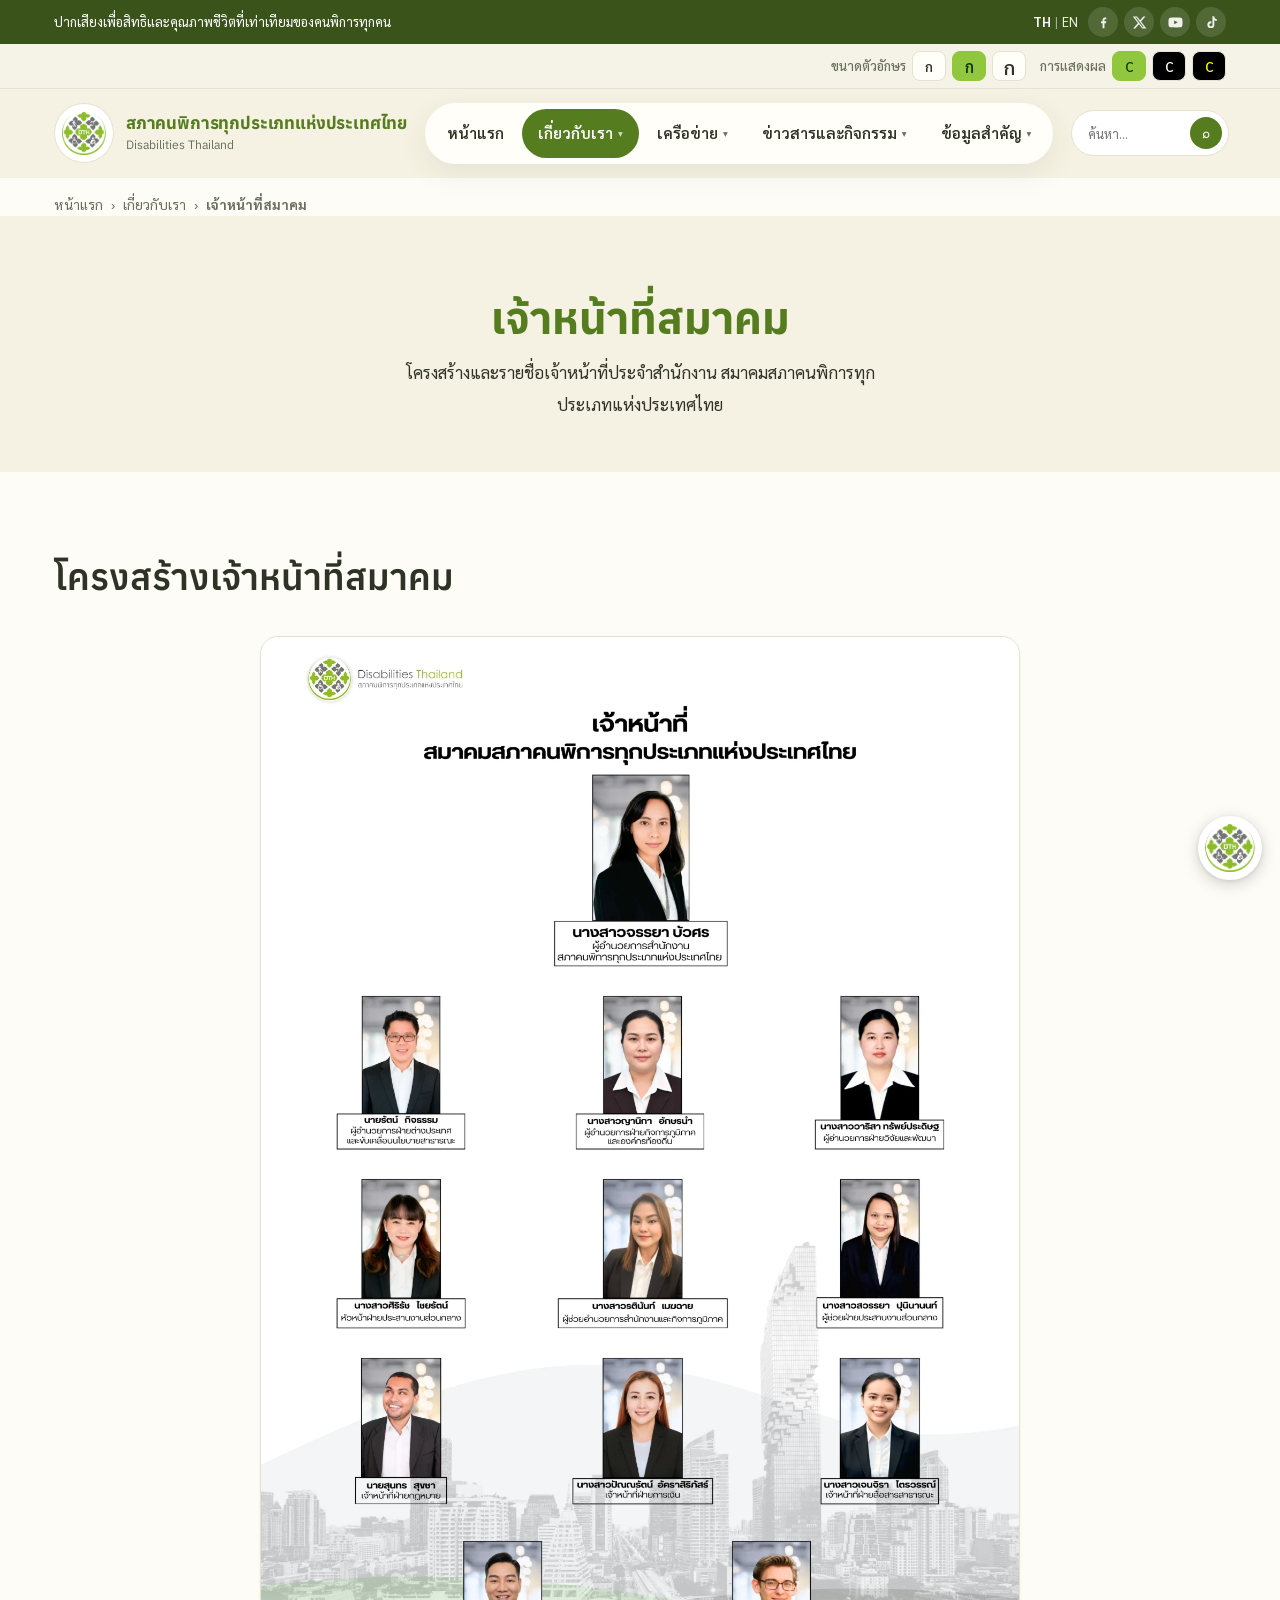
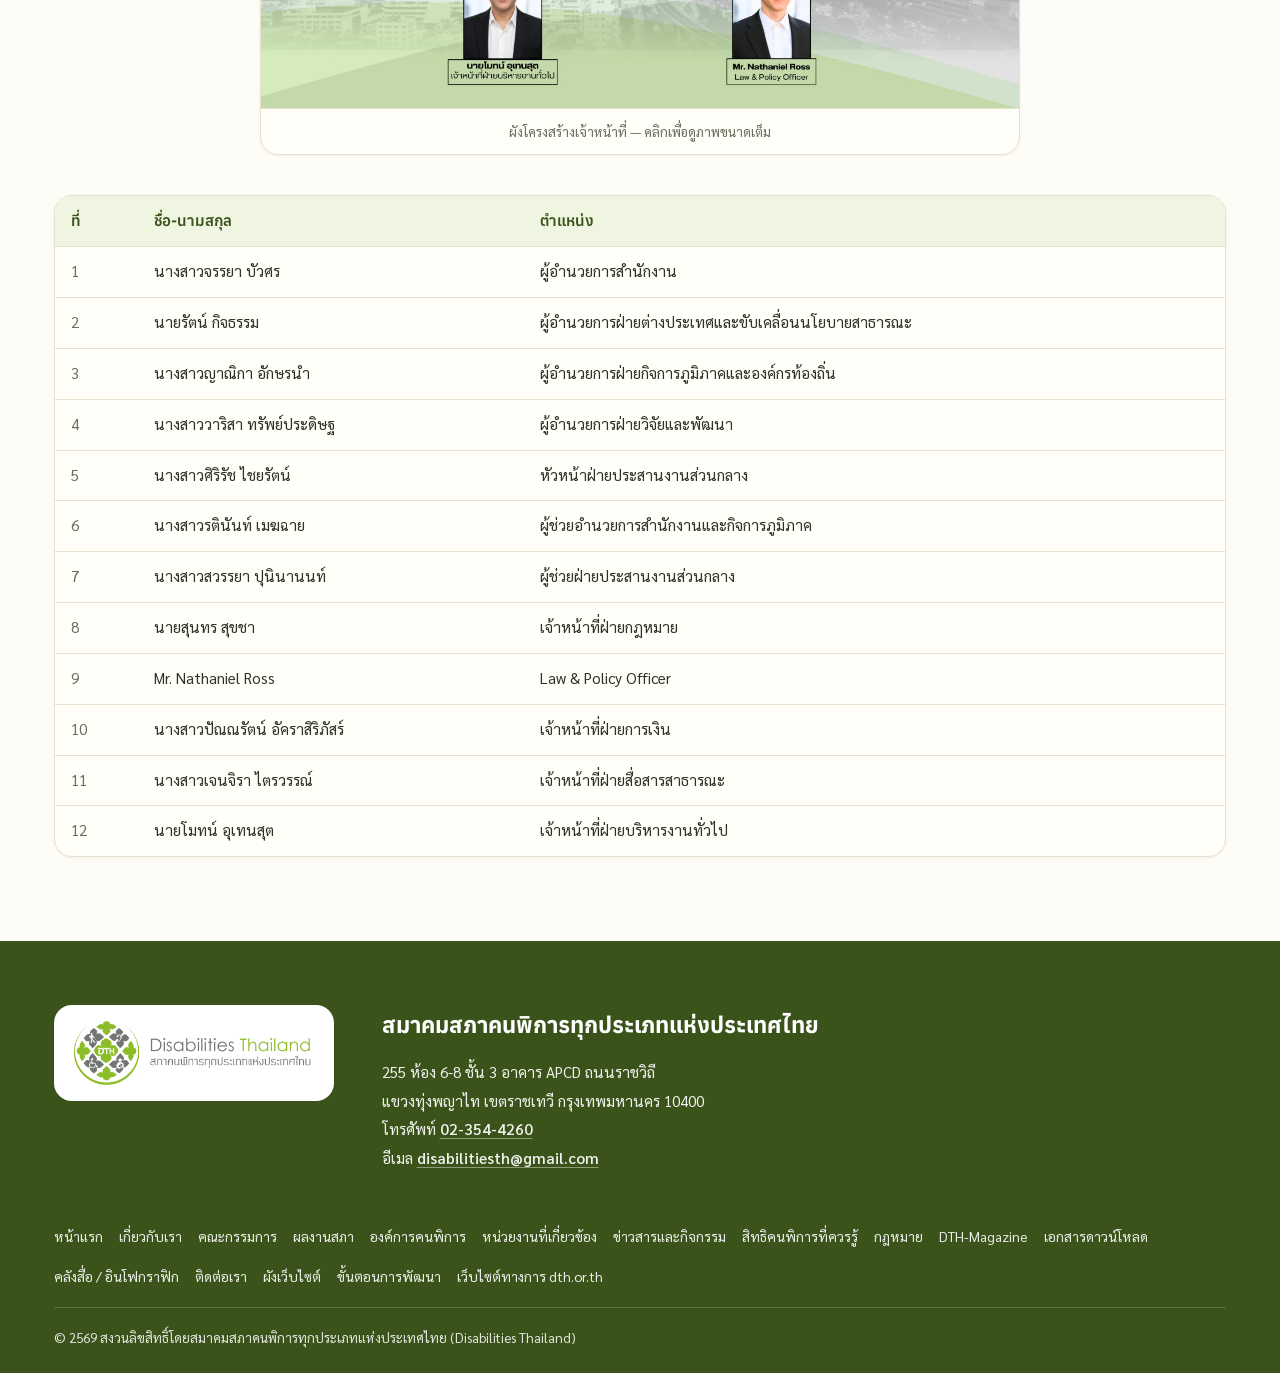
<file: staff.html>
<!doctype html>
<html lang="th">
<head>
<meta charset="UTF-8">
<meta name="viewport" content="width=device-width, initial-scale=1">
<meta name="referrer" content="no-referrer">
<title>เจ้าหน้าที่สมาคม | สมาคมสภาคนพิการทุกประเภทแห่งประเทศไทย (DTH)</title>
<meta name="description" content="ประวัติความเป็นมา วิสัยทัศน์ พันธกิจ และองค์การสมาชิกของสมาคมสภาคนพิการทุกประเภทแห่งประเทศไทย (Disabilities Thailand)">
<meta property="og:title" content="เกี่ยวกับสมาคมสภาคนพิการทุกประเภทแห่งประเทศไทย (DTH)">
<meta property="og:description" content="องค์กรร่มของขบวนการคนพิการระดับชาติ — ปากเสียงเพื่อสิทธิและความเท่าเทียมของคนพิการทุกประเภท">
<meta property="og:type" content="website">
<meta property="og:locale" content="th_TH">
<link href="https://fonts.googleapis.com/css2?family=Anuphan:wght@400;500;600;700&family=Sarabun:wght@300;400;500;600;700&display=swap" rel="stylesheet">
<link rel="stylesheet" href="dth-v2.css?v=3">
</head>
<body>

<a href="#main" class="skip">ข้ามไปยังเนื้อหาหลัก</a>

<!-- ===== Top utility bar ===== -->
<div class="topbar">
  <div class="wrap">
    <div class="left"><span>ปากเสียงเพื่อสิทธิและคุณภาพชีวิตที่เท่าเทียมของคนพิการทุกคน</span></div>
    <div class="right">
      <span class="lang"><b>TH</b><span>|</span><a href="#">EN</a></span>
      <span class="top-social" aria-label="โซเชียลมีเดีย">
        <a href="https://www.facebook.com/share/1Ez81X9Yjh/" target="_blank" rel="noopener" aria-label="Facebook"><svg viewBox="0 0 24 24" aria-hidden="true"><path d="M13.5 21v-8h2.5l.4-3h-2.9V8.2c0-.9.3-1.5 1.5-1.5H16.5V4.1S15.4 4 14.3 4c-2.3 0-3.8 1.4-3.8 3.9V10H8v3h2.5v8h3Z"/></svg></a>
        <a href="https://x.com/disabilitiesth" target="_blank" rel="noopener" aria-label="X (Twitter)"><svg viewBox="0 0 24 24" aria-hidden="true"><path d="M18.24 2.25h3.31l-7.23 8.26L23 21.75h-6.66l-5.22-6.82-5.97 6.82H1.84l7.73-8.84L1.25 2.25h6.83l4.71 6.23 5.45-6.23Zm-1.16 17.52h1.83L7.01 4.13H5.04l12.04 15.64Z"/></svg></a>
        <a href="https://youtube.com/@disabilitiesthailand945" target="_blank" rel="noopener" aria-label="YouTube"><svg viewBox="0 0 24 24" aria-hidden="true"><path d="M23 7.5s-.22-1.55-.9-2.23c-.86-.9-1.82-.9-2.26-.96C16.7 4.05 12 4.05 12 4.05s-4.7 0-7.84.26c-.44.06-1.4.06-2.26.96C1.22 5.95 1 7.5 1 7.5S.77 9.31.77 11.13v1.7C.77 14.65 1 16.46 1 16.46s.22 1.55.9 2.23c.86.9 1.99.87 2.49.97 1.8.17 7.61.22 7.61.22s4.7-.01 7.84-.27c.44-.06 1.4-.06 2.26-.96.68-.68.9-2.23.9-2.23s.23-1.81.23-3.63v-1.7c0-1.82-.23-3.63-.23-3.63ZM9.75 14.6V8.74l6.02 2.94-6.02 2.92Z"/></svg></a>
        <a href="https://www.tiktok.com/@disabilitiesth" target="_blank" rel="noopener" aria-label="TikTok"><svg viewBox="0 0 24 24" aria-hidden="true"><path d="M16.5 2h-3v13.5a2.5 2.5 0 1 1-2.5-2.5c.27 0 .53.04.78.12V9.9a5.6 5.6 0 0 0-.78-.06A5.55 5.55 0 1 0 16.5 15V8.4a6.86 6.86 0 0 0 4 1.28V6.6a3.86 3.86 0 0 1-4-3.83V2Z"/></svg></a>
      </span>
    </div>
  </div>
</div>

<!-- ===== Accessibility bar ===== -->
<div class="a11y-bar" role="region" aria-label="ปรับการแสดงผลเพื่อการเข้าถึง">
  <div class="wrap">
    <div class="a11y-group">
      <span>ขนาดตัวอักษร</span>
      <button class="a11y-btn" data-fs=".9" aria-label="อักษรขนาดเล็ก">ก</button>
      <button class="a11y-btn active" data-fs="1" aria-label="อักษรขนาดปกติ" style="font-size:1rem">ก</button>
      <button class="a11y-btn" data-fs="1.18" aria-label="อักษรขนาดใหญ่" style="font-size:1.2rem">ก</button>
    </div>
    <div class="a11y-group">
      <span>การแสดงผล</span>
      <button class="a11y-btn active" data-theme="" aria-label="แสดงผลปกติ">C</button>
      <button class="a11y-btn sw-white" data-theme="hc-white" aria-label="อักษรขาวพื้นดำ">C</button>
      <button class="a11y-btn sw-yellow" data-theme="hc-yellow" aria-label="อักษรเหลืองพื้นดำ">C</button>
    </div>
  </div>
</div>

<!-- ===== Header ===== -->
<header class="site" id="top">
  <div class="nav">
    <a href="dth-v2.html" class="brand" aria-label="หน้าแรก สมาคมสภาคนพิการทุกประเภทแห่งประเทศไทย">
      <span class="logo"><img src="Pic/dth-logo.png" alt="โลโก้ Disabilities Thailand" onerror="this.style.display='none'"></span>
      <span class="name"><b>สภาคนพิการทุกประเภทแห่งประเทศไทย</b><span>Disabilities Thailand</span></span>
    </a>
    <nav class="nav-pill" id="menu" aria-label="เมนูหลัก">
      <a href="dth-v2.html">หน้าแรก</a>
      <div class="has-sub">
        <a href="about.html" class="active" aria-haspopup="true" aria-expanded="false">เกี่ยวกับเรา <span class="caret" aria-hidden="true">▾</span></a>
        <div class="sub">
          <a href="about.html#history">ความเป็นมา</a>
          <a href="about.html#board">คณะกรรมการ</a>
          <a href="staff.html">เจ้าหน้าที่สมาคม</a>
          <a href="about.html#milestones">ผลงานสภา</a>
          <a href="regulations.html">ข้อบังคับ/ระเบียบ</a>
          <a href="dth-v2.html#contact">ติดต่อเรา</a>
        </div>
      </div>
      <div class="has-sub">
        <a href="dth-v2.html#network" aria-haspopup="true" aria-expanded="false">เครือข่าย <span class="caret" aria-hidden="true">▾</span></a>
        <div class="sub">
          <a href="about.html#members">องค์การคนพิการ</a>
          <a href="provinces.html">สภาฯ ประจำจังหวัด</a>
          <a href="dth-v2.html#network">หน่วยงานที่เกี่ยวข้อง</a>
        </div>
      </div>
      <div class="has-sub">
        <a href="news.html" aria-haspopup="true" aria-expanded="false">ข่าวสารและกิจกรรม <span class="caret" aria-hidden="true">▾</span></a>
        <div class="sub">
          <a href="news.html?cat=pr">ข่าวประชาสัมพันธ์</a>
          <a href="news.html?cat=activity">กิจกรรม</a>
          <a href="news.html?cat=report">รายงานประจำปี</a>
        </div>
      </div>
      <div class="has-sub">
        <a href="dth-v2.html#rights" aria-haspopup="true" aria-expanded="false">ข้อมูลสำคัญ <span class="caret" aria-hidden="true">▾</span></a>
        <div class="sub">
          <a href="proposals.html">ข้อเสนอ</a>
          <a href="media.html?cat=law">กฎหมาย</a>
          <a href="media.html?cat=magazine">DTH-Magazine</a>
          <a href="dth-v2.html#rights">สิทธิคนพิการที่ควรรู้</a>
          <a href="dth-v2.html#qa">คำถามที่พบบ่อย</a>
          <a href="media.html">คลังสื่อ / อินโฟกราฟิก</a>
        </div>
      </div>
    </nav>
    <div class="nav-actions">
      <div class="search-mini" role="search">
        <input type="text" placeholder="ค้นหา…" aria-label="ค้นหา">
        <button aria-label="ค้นหา">⌕</button>
      </div>
    </div>
    <button class="burger" id="burger" aria-label="เปิดเมนู" aria-expanded="false"><span></span><span></span><span></span></button>
  </div>
</header>

<!-- ===== Breadcrumb ===== -->
<nav class="breadcrumb" aria-label="เส้นทางนำทาง">
  <div class="wrap"><a href="dth-v2.html">หน้าแรก</a> <span aria-hidden="true">›</span> <span>เกี่ยวกับเรา</span> <span aria-hidden="true">›</span> <strong>เจ้าหน้าที่สมาคม</strong></div>
</nav>

<!-- ===== Page hero ===== -->
<section class="page-hero">
  <h1>เจ้าหน้าที่สมาคม</h1>
  <p class="lead">โครงสร้างและรายชื่อเจ้าหน้าที่ประจำสำนักงาน สมาคมสภาคนพิการทุกประเภทแห่งประเทศไทย</p>
</section>

<main id="main">
<section class="block">
  <div class="wrap">
    <div class="kicker"><h2>โครงสร้างเจ้าหน้าที่สมาคม</h2></div>
    <figure class="board-poster staff-poster">
      <a href="Pic/staff-chart.png" target="_blank" rel="noopener" aria-label="ดูภาพขนาดเต็ม"><img src="Pic/staff-chart.png" alt="โครงสร้างเจ้าหน้าที่สมาคมสภาคนพิการทุกประเภทแห่งประเทศไทย" loading="lazy"></a>
      <figcaption>ผังโครงสร้างเจ้าหน้าที่ — คลิกเพื่อดูภาพขนาดเต็ม</figcaption>
    </figure>
    <div class="table-wrap" style="margin-top:clamp(28px,3.5vw,40px)">
      <table class="board-table">
        <thead><tr><th scope="col">ที่</th><th scope="col">ชื่อ-นามสกุล</th><th scope="col">ตำแหน่ง</th></tr></thead>
        <tbody>
            <tr><td>1</td><td>นางสาวจรรยา  บัวศร</td><td>ผู้อำนวยการสำนักงาน</td></tr>
            <tr><td>2</td><td>นายรัตน์  กิจธรรม</td><td>ผู้อำนวยการฝ่ายต่างประเทศและขับเคลื่อนนโยบายสาธารณะ</td></tr>
            <tr><td>3</td><td>นางสาวญาณิกา  อักษรนำ</td><td>ผู้อำนวยการฝ่ายกิจการภูมิภาคและองค์กรท้องถิ่น</td></tr>
            <tr><td>4</td><td>นางสาววาริสา  ทรัพย์ประดิษฐ</td><td>ผู้อำนวยการฝ่ายวิจัยและพัฒนา</td></tr>
            <tr><td>5</td><td>นางสาวศิริรัช  ไชยรัตน์</td><td>หัวหน้าฝ่ายประสานงานส่วนกลาง</td></tr>
            <tr><td>6</td><td>นางสาวรตินันท์  เมฆฉาย</td><td>ผู้ช่วยอำนวยการสำนักงานและกิจการภูมิภาค</td></tr>
            <tr><td>7</td><td>นางสาวสวรรยา  ปุนินานนท์</td><td>ผู้ช่วยฝ่ายประสานงานส่วนกลาง</td></tr>
            <tr><td>8</td><td>นายสุนทร  สุขชา</td><td>เจ้าหน้าที่ฝ่ายกฎหมาย</td></tr>
            <tr><td>9</td><td>Mr. Nathaniel Ross</td><td>Law & Policy Officer</td></tr>
            <tr><td>10</td><td>นางสาวปัณณรัตน์  อัคราสิริภัสร์</td><td>เจ้าหน้าที่ฝ่ายการเงิน</td></tr>
            <tr><td>11</td><td>นางสาวเจนจิรา  ไตรวรรณ์</td><td>เจ้าหน้าที่ฝ่ายสื่อสารสาธารณะ</td></tr>
            <tr><td>12</td><td>นายโมทน์  อุเทนสุต</td><td>เจ้าหน้าที่ฝ่ายบริหารงานทั่วไป</td></tr>
        </tbody>
      </table>
    </div>
  </div>
</section>
</main>

<!-- ===== Footer ===== -->
<footer class="site">
  <div class="wrap">
    <div class="foot">
      <div class="flogo"><img src="Pic/dth-logo-wide.png" alt="โลโก้ DTH" onerror="this.style.display='none'"></div>
      <div>
        <h4>สมาคมสภาคนพิการทุกประเภทแห่งประเทศไทย</h4>
        <address>
          255 ห้อง 6-8 ชั้น 3 อาคาร APCD ถนนราชวิถี<br>
          แขวงทุ่งพญาไท เขตราชเทวี กรุงเทพมหานคร 10400<br>
          โทรศัพท์ <a href="tel:023544260">02-354-4260</a><br>
          อีเมล <a href="mailto:disabilitiesth@gmail.com">disabilitiesth@gmail.com</a>
        </address>
      </div>
    </div>
    <div class="foot-policy">
      <a href="dth-v2.html#top">หน้าแรก</a>
      <a href="about.html">เกี่ยวกับเรา</a>
      <a href="about.html#board">คณะกรรมการ</a>
      <a href="about.html#milestones">ผลงานสภา</a>
      <a href="about.html#members">องค์การคนพิการ</a>
      <a href="dth-v2.html#network">หน่วยงานที่เกี่ยวข้อง</a>
      <a href="news.html">ข่าวสารและกิจกรรม</a>
      <a href="dth-v2.html#rights">สิทธิคนพิการที่ควรรู้</a>
      <a href="media.html?cat=law">กฎหมาย</a>
          <a href="media.html?cat=magazine">DTH-Magazine</a>
      <a href="regulations.html">เอกสารดาวน์โหลด</a>
      <a href="media.html">คลังสื่อ / อินโฟกราฟิก</a>
      <a href="dth-v2.html#contact">ติดต่อเรา</a>
      <a href="sitemap.html">ผังเว็บไซต์</a>
      <a href="development.html">ขั้นตอนการพัฒนา</a>
      <a href="https://dth.or.th/" target="_blank" rel="noopener">เว็บไซต์ทางการ dth.or.th</a>
    </div>
    <div class="foot-copy">© 2569 สงวนลิขสิทธิ์โดยสมาคมสภาคนพิการทุกประเภทแห่งประเทศไทย (Disabilities Thailand)</div>
  </div>
</footer>

<!-- ===== Floating contact ===== -->
<div class="fab-wrap" id="fab">
  <div class="fab-panel" id="fabPanel" role="menu" aria-label="ช่องทางติดต่อ">
    <a class="fab-item" href="https://www.facebook.com/share/1Ez81X9Yjh/" target="_blank" rel="noopener" role="menuitem"><span class="ico ico-fb" aria-hidden="true"><svg viewBox="0 0 24 24" fill="currentColor"><path d="M13.5 21v-8h2.5l.4-3h-2.9V8.2c0-.9.3-1.5 1.5-1.5H16.5V4.1S15.4 4 14.3 4c-2.3 0-3.8 1.4-3.8 3.9V10H8v3h2.5v8h3Z"/></svg></span> Facebook</a>
    <a class="fab-item" href="tel:023544260" role="menuitem"><span class="ico ico-tel" aria-hidden="true"><svg viewBox="0 0 24 24" fill="currentColor"><path d="M6.6 10.8a15.1 15.1 0 0 0 6.6 6.6l2.2-2.2c.3-.3.7-.4 1-.2 1.1.4 2.3.6 3.6.6.6 0 1 .4 1 1V20c0 .6-.4 1-1 1A17 17 0 0 1 3 4c0-.6.4-1 1-1h3.6c.6 0 1 .4 1 1 0 1.2.2 2.4.6 3.6.1.4 0 .8-.3 1l-2.3 2.2Z"/></svg></span> โทร 02-354-4260</a>
    <a class="fab-item" href="mailto:disabilitiesth@gmail.com" role="menuitem"><span class="ico ico-mail" aria-hidden="true"><svg viewBox="0 0 24 24" fill="none" stroke="currentColor" stroke-width="2"><rect x="3" y="5" width="18" height="14" rx="2.5"/><path d="m4 7 8 6 8-6"/></svg></span> อีเมล</a>
  </div>
  <button class="fab-main" id="fabMain" aria-label="เปิดช่องทางติดต่อ" aria-expanded="false" aria-controls="fabPanel">
    <img class="ic-open" src="Pic/dth-logo.png" alt="" aria-hidden="true">
    <svg class="ic-close" viewBox="0 0 24 24" fill="none" stroke="currentColor" stroke-width="2.4" stroke-linecap="round"><path d="M6 6l12 12M18 6 6 18"/></svg>
  </button>
</div>

<script>
  // Accessibility: font size
  document.querySelectorAll('[data-fs]').forEach(b=>b.addEventListener('click',()=>{
    document.documentElement.style.setProperty('--fs',b.dataset.fs);
    document.querySelectorAll('[data-fs]').forEach(x=>x.classList.remove('active'));b.classList.add('active');
  }));
  // Accessibility: contrast
  document.querySelectorAll('[data-theme]').forEach(b=>b.addEventListener('click',()=>{
    document.body.classList.remove('hc-white','hc-yellow');
    if(b.dataset.theme)document.body.classList.add(b.dataset.theme);
    document.querySelectorAll('[data-theme]').forEach(x=>x.classList.remove('active'));b.classList.add('active');
  }));
  // Header shadow
  const hdr=document.querySelector('header.site');
  addEventListener('scroll',()=>hdr.classList.toggle('scrolled',scrollY>10));
  // Mobile menu
  const burger=document.getElementById('burger'),menu=document.getElementById('menu');
  burger.addEventListener('click',()=>{const o=menu.classList.toggle('open');burger.setAttribute('aria-expanded',o);});
  document.querySelectorAll('.has-sub > a').forEach(a=>a.addEventListener('click',e=>{
    if(matchMedia('(max-width:760px)').matches){e.preventDefault();const li=a.parentElement,o=li.classList.toggle('open');a.setAttribute('aria-expanded',o);}
  }));
  // Floating contact
  const fab=document.getElementById('fab'),fabMain=document.getElementById('fabMain');
  fabMain.addEventListener('click',()=>{const o=fab.classList.toggle('open');fabMain.setAttribute('aria-expanded',o);});
  document.addEventListener('click',e=>{if(fab.classList.contains('open')&&!fab.contains(e.target)){fab.classList.remove('open');fabMain.setAttribute('aria-expanded','false');}});
</script>
<!-- back to top -->
<button class="to-top" id="toTop" type="button">
  <svg viewBox="0 0 24 24" aria-hidden="true"><path d="M12 19V5"/><path d="m5 12 7-7 7 7"/></svg>
  กลับไปด้านบนเว็บไซต์
</button>
<script>
(()=>{const b=document.getElementById('toTop');if(!b)return;
const onS=()=>{const on=scrollY+innerHeight>=document.documentElement.scrollHeight-320&&scrollY>200;b.classList.toggle('show',on);document.body.classList.toggle('totop-on',on);};
addEventListener('scroll',onS,{passive:true});onS();
b.addEventListener('click',()=>scrollTo({top:0,behavior:'smooth'}));})();
</script>
<!-- scroll reveal -->
<script>
(()=>{ // animate content into view; respects reduced-motion
if(matchMedia('(prefers-reduced-motion: reduce)').matches)return;
const sel='.kicker,.news-head,.card,.partner,.qa-item,.qa-tile,.member-card,.board-card,.obj-list li,.ms-cat,.ms p,.vision-quote,.about-stat,.hotline,.rights-shell,.prose p,.obj-intro,.tabbar,.fb-embed,.table-wrap,.board-poster,.hub-card,.hub-side-item,.timeline li,.page-hero .logo-badge,.page-hero .lead,.foot';
const els=[...document.querySelectorAll(sel)].filter(el=>!el.closest('.rv'));
const groups=new Map();
els.forEach(el=>{el.classList.add('rv');
  const p=el.parentElement,i=groups.get(p)||0;
  el.style.setProperty('--rvd',Math.min(i*70,420)+'ms');groups.set(p,i+1)});
let pending=els.slice(),throttled=false;
const reveal=el=>{el.classList.add('in');
  setTimeout(()=>{el.classList.remove('rv','in');el.style.removeProperty('--rvd')},950+parseInt(el.style.getPropertyValue('--rvd')||0))};
const check=()=>{const vh=innerHeight;
  pending=pending.filter(el=>{const r=el.getBoundingClientRect();
    if(r.top<vh*.94){reveal(el);return false}return true});
  if(!pending.length){removeEventListener('scroll',onScroll);removeEventListener('resize',onScroll)}};
const onScroll=()=>{if(throttled)return;throttled=true;setTimeout(()=>{throttled=false;check()},90)};
addEventListener('scroll',onScroll,{passive:true});
addEventListener('resize',onScroll,{passive:true});
check();
})();
</script>
</body>
</html>
</file>
<file: dth-v2.css>
/* ============================================================
   สมาคมสภาคนพิการทุกประเภทแห่งประเทศไทย — Disabilities Thailand (DTH)
   Redesign v2.1 "Human & Natural" — โครงสร้างเดิมทุกส่วน ปรับเฉพาะรูปลักษณ์
   พื้นกระดาษครีมอุ่น + เขียวธรรมชาติ (committed brand #90C73E) + ฟอนต์มีหัวอ่านง่าย
   (Mitr หัวข้อ / Sarabun เนื้อหา) + ระบบ a11y เดิมคงไว้ครบ
   ============================================================ */

:root{
  /* ---- Brand (natural green family, warm & organic) ---- */
  --brand:#90C73E;          /* primary fill — DTH committed green */
  --brand-dark:#557c1f;     /* interactive / text-on-white (warm olive, contrast safe) */
  --brand-deep:#3a531a;     /* deepest forest green */
  --brand-2:#3d8a63;        /* secondary sage-teal accent */
  --brand-2-dark:#2a6a4a;
  --brand-tint:#f0f5e1;     /* pale leaf card tint */
  --mint:#eef3e4;           /* section wash A (soft sage) */
  --leaf:#f6f2e3;           /* section wash B (warm cream-sand) */
  --ink:#2e3326;--muted:#68705c;
  --bg:#fdfcf6;--bg-soft:#f5f3e8;--card:#fffef9;--border:#e6e2cf;
  --clay:#b9743f;           /* earthen accent for tiny warm touches */

  /* ---- Spacing (4pt) ---- */
  --s1:4px;--s2:8px;--s3:12px;--s4:16px;--s5:24px;--s6:32px;--s7:48px;--s8:64px;--s9:96px;
  --section:clamp(56px,6.5vw,104px);
  --gap-card:clamp(18px,2.2vw,28px);

  /* ---- Elevation (soft, warm-tinted like daylight) ---- */
  --shadow-sm:0 1px 3px rgba(62,58,32,.06);
  --shadow:0 12px 32px rgba(62,58,32,.08);
  --shadow-lg:0 24px 54px -20px rgba(52,60,26,.28);

  --radius:22px;--radius-lg:30px;--radius-sm:14px;--fs:1;--maxw:1240px;
  --blob:58% 42% 55% 45% / 52% 55% 45% 48%;
  --ease:cubic-bezier(.22,.61,.36,1);
}
/* ---- High-contrast accessibility themes (DO NOT alter behaviour) ---- */
body.hc-white{--brand:#9fe04a;--brand-dark:#9fe04a;--brand-deep:#9fe04a;--brand-2:#9fe04a;--brand-2-dark:#9fe04a;
  --brand-tint:#111;--mint:#000;--leaf:#000;--ink:#fff;--muted:#e8e8e8;--bg:#000;--bg-soft:#000;--card:#0a0a0a;--border:#666;
  --shadow-sm:none;--shadow:none;--shadow-lg:none}
body.hc-yellow{--brand:#ffff00;--brand-dark:#ffff00;--brand-deep:#ffff00;--brand-2:#ffff00;--brand-2-dark:#ffff00;
  --brand-tint:#111;--mint:#000;--leaf:#000;--ink:#ffff00;--muted:#ffff00;--bg:#000;--bg-soft:#000;--card:#0a0a0a;--border:#ffd000;
  --shadow-sm:none;--shadow:none;--shadow-lg:none}

*{box-sizing:border-box;margin:0;padding:0}
html{font-size:calc(16px * var(--fs));scroll-behavior:smooth}
[id]{scroll-margin-top:130px}
body{font-family:'Sarabun','Noto Sans Thai',system-ui,sans-serif;color:var(--ink);background:var(--bg);
  line-height:1.75;-webkit-font-smoothing:antialiased;transition:background .25s,color .25s}
h1,h2,h3,h4,.brand .name,.pill-btn,.see-all,.tab,.rights-tab{font-family:'Anuphan','Sarabun',system-ui,sans-serif}
h1,h2,h3,h4{font-weight:600;letter-spacing:0}
@media (prefers-reduced-motion:reduce){*{animation:none!important;transition:none!important;scroll-behavior:auto}}
a{color:inherit;text-decoration:none}
img{max-width:100%;display:block}
h1,h2,h3{text-wrap:balance}
p{text-wrap:pretty}
.wrap{max-width:var(--maxw);margin:0 auto;padding:0 clamp(18px,4vw,34px)}
:focus-visible{outline:3px solid var(--brand-dark);outline-offset:2px;border-radius:8px}
.skip{position:absolute;left:-999px;top:0;z-index:999;background:var(--brand-dark);color:#fff;padding:12px 20px;border-radius:0 0 10px 0;font-weight:600}
.skip:focus{left:0}

/* shared bits */
.pill-btn{display:inline-flex;align-items:center;gap:8px;background:var(--brand-dark);color:#fff;font-weight:600;
  padding:11px 24px;border-radius:999px;border:2px solid var(--brand-dark);cursor:pointer;font-family:inherit;
  font-size:.95rem;transition:.2s var(--ease)}
.pill-btn:hover{background:var(--brand-deep);border-color:var(--brand-deep);transform:translateY(-2px)}
.pill-btn.ghost{background:transparent;color:var(--brand-dark);border-color:var(--border)}
.pill-btn.ghost:hover{background:var(--brand-tint);border-color:var(--brand-dark);transform:none}
.see-all{display:inline-flex;align-items:center;gap:8px;background:var(--brand-dark);color:#fff;font-weight:700;
  padding:10px 26px;border-radius:999px;font-size:.95rem;transition:.2s var(--ease)}
.see-all:hover{background:var(--brand-deep);transform:translateY(-2px)}
.see-all .arr{display:grid;place-items:center}
.kicker{display:flex;align-items:center;gap:12px;margin-bottom:clamp(22px,3vw,38px)}
/* minimal style: heading icons hidden site-wide */
.kicker .ic,.page-hero .ic-row .ic,.vm-head .ic,.book-side h3 span[aria-hidden]{display:none}
.kicker h2{font-size:clamp(1.5rem,2.9vw,2.25rem);font-weight:600;line-height:1.2}
.kicker h2 span{color:var(--muted);font-weight:400;font-size:.55em}
.kicker .more{margin-left:auto}

/* ====================== TOP UTILITY BAR ====================== */
.topbar{background:var(--brand-deep);color:#fff;font-size:.82rem}
.topbar .wrap{display:flex;align-items:center;gap:16px;padding:7px clamp(18px,4vw,34px);flex-wrap:wrap}
.topbar .left{display:flex;align-items:center;gap:14px;flex-wrap:wrap}
.topbar .right{margin-left:auto;display:flex;align-items:center;gap:10px}
.topbar a{opacity:.92;transition:.15s}.topbar a:hover{opacity:1}
.lang b{font-weight:700}.lang span{opacity:.55;margin:0 4px}
.top-social{display:flex;gap:6px}
.top-social a{width:30px;height:30px;border-radius:50%;background:rgba(255,255,255,.14);display:grid;place-items:center}
.top-social a:hover{background:var(--brand)}
.top-social svg{width:15px;height:15px;fill:#fff}

/* a11y bar (behaviour preserved) */
.a11y-bar{background:var(--bg-soft);border-bottom:1px solid var(--border);font-size:.82rem}
.a11y-bar .wrap{display:flex;flex-wrap:wrap;gap:14px;align-items:center;justify-content:flex-end;padding:7px clamp(18px,4vw,34px)}
.a11y-group{display:flex;align-items:center;gap:6px}
.a11y-group>span{color:var(--muted);font-weight:500}
.a11y-btn{border:1px solid var(--border);background:var(--card);color:var(--ink);width:34px;height:30px;
  border-radius:8px;cursor:pointer;font-family:inherit;font-weight:600;display:inline-flex;align-items:center;justify-content:center;transition:.18s}
.a11y-btn:hover{border-color:var(--brand-dark);color:var(--brand-dark)}
.a11y-btn.active{background:var(--brand);border-color:var(--brand);color:#16320a}
.sw-white{background:#000;color:#fff}.sw-yellow{background:#000;color:#ff0}

/* ====================== HEADER (floating pill nav) ====================== */
header.site{position:sticky;top:0;z-index:200;background:var(--leaf);transition:box-shadow .25s,background .25s}
header.site.scrolled{box-shadow:var(--shadow);background:var(--bg)}
.nav{display:flex;align-items:center;gap:18px;padding:14px clamp(18px,4vw,34px);max-width:var(--maxw);margin:0 auto}
.brand{display:flex;align-items:center;gap:12px;font-weight:600;line-height:1.15;flex-shrink:0}
.brand .logo{width:60px;height:60px;border-radius:50%;background:#fff;display:grid;place-items:center;overflow:hidden;flex-shrink:0;border:1px solid var(--border);padding:7px}
.brand .logo img{width:100%;height:100%;object-fit:contain}
.brand .name b{color:var(--brand-dark);display:block;font-size:1.06rem;letter-spacing:-.01em}
.brand .name span{color:var(--muted);font-size:.76rem;font-weight:400}
/* pill nav inside a white floating card (thaihealth pattern) */
.nav-pill{margin-left:auto;background:var(--card);border-radius:999px;padding:6px;box-shadow:0 10px 30px rgba(62,58,32,.08);display:flex;gap:2px;align-items:center}
.nav-pill>a,.has-sub>a{padding:11px 16px;border-radius:999px;font-weight:600;font-size:.95rem;color:var(--ink);
  transition:.18s;position:relative;display:inline-flex;align-items:center;gap:5px;cursor:pointer;white-space:nowrap}
.nav-pill>a:hover,.has-sub>a:hover{background:var(--brand-tint);color:var(--brand-dark)}
.nav-pill a.active{background:var(--brand-dark);color:#fff}
.has-sub{position:relative}
.has-sub .caret{font-size:.6rem;transition:transform .2s;opacity:.7}
.has-sub .sub{position:absolute;top:calc(100% + 8px);left:0;min-width:210px;background:#fff;
  border:1px solid var(--border);border-radius:18px;box-shadow:var(--shadow-lg);padding:8px;display:flex;
  flex-direction:column;gap:2px;opacity:0;visibility:hidden;transform:translateY(8px);transition:.2s;z-index:300}
.has-sub:hover .sub,.has-sub:focus-within .sub{opacity:1;visibility:visible;transform:translateY(0)}
.has-sub:hover .caret,.has-sub:focus-within .caret{transform:rotate(180deg)}
.has-sub .sub a{padding:9px 14px;border-radius:11px;font-size:.9rem;font-weight:400;white-space:nowrap;transition:.15s}
.has-sub .sub a:hover{background:var(--brand-tint);color:var(--brand-dark)}
/* menu item with no page yet: red underline on label + small gray note, no navigation */
.has-sub .sub a.pending{cursor:default}
.has-sub .sub a.pending:hover{background:transparent;color:var(--ink)}
.has-sub .sub a.pending .pl{text-decoration:underline;text-decoration-color:#d23b2f;text-decoration-thickness:2px;text-underline-offset:3px}
.has-sub .sub a.pending::after{content:"หน้าเมนูนี้ยังไม่เรียบร้อย";display:block;font-size:.68rem;color:#9aa093;margin-top:1px;line-height:1.4}
.nav-actions{display:flex;align-items:center;gap:8px;flex-shrink:0}
.search-mini{display:flex;align-items:center;background:#fff;border:1px solid var(--border);border-radius:999px;padding:6px 6px 6px 16px;gap:6px}
.search-mini input{border:0;background:transparent;outline:none;font-family:inherit;width:96px;color:var(--ink)}
.search-mini button{border:0;background:var(--brand-dark);color:#fff;width:32px;height:32px;border-radius:50%;cursor:pointer;font-weight:700;display:grid;place-items:center}
.burger{display:none;margin-left:auto;background:#fff;border:1px solid var(--border);border-radius:12px;width:46px;height:46px;cursor:pointer;flex-direction:column;gap:5px;align-items:center;justify-content:center}
.burger span{width:22px;height:2px;background:var(--ink);border-radius:2px}

/* ====================== HERO SLIDER ====================== */
.hero{position:relative;overflow:hidden;background:var(--leaf)}
.slides{position:relative;aspect-ratio:1512/520;min-height:320px}
.slide{position:absolute;inset:0;opacity:0;transition:opacity .8s var(--ease);background-size:cover;background-position:center;display:flex;align-items:flex-end}
.slide.on{opacity:1}
.slide::before{content:"";position:absolute;inset:0;background:
  linear-gradient(90deg,rgba(40,46,16,.74) 0%,rgba(40,46,16,.40) 34%,rgba(40,46,16,.06) 60%,transparent 100%),
  linear-gradient(to top,rgba(40,46,16,.42),transparent 50%)}
.slide .cap{position:relative;z-index:2;color:#fff;padding:clamp(28px,4.4vw,60px);max-width:var(--maxw);margin:0 auto;width:100%;display:flex;flex-direction:column;justify-content:flex-end;align-items:flex-start;height:100%}
.slide .cap .tag{display:inline-flex;align-self:flex-start;background:var(--brand);color:#16320a;font-weight:600;padding:5px 16px;border-radius:999px;font-size:.8rem;margin-bottom:16px}
.slide .cap h2{font-size:clamp(1.6rem,3vw,3rem);font-weight:600;text-shadow:0 2px 14px rgba(0,0,0,.4);line-height:1.22;max-width:18ch}
.slide .cap p{margin-top:12px;opacity:.96;font-weight:400;font-size:clamp(1rem,1.2vw,1.16rem);max-width:48ch}
.welcome-slide{background-position:72% center}
.hero-dots{position:absolute;bottom:20px;left:50%;transform:translateX(-50%);z-index:5;display:flex;gap:10px}
.hero-dots button{width:12px;height:12px;border-radius:50%;border:2px solid #fff;background:transparent;cursor:pointer;transition:.2s}
.hero-dots button.on{background:#fff;width:30px;border-radius:7px}
.hero-arrow{position:absolute;top:50%;transform:translateY(-50%);z-index:5;background:rgba(255,255,255,.7);border:0;width:48px;height:48px;border-radius:50%;cursor:pointer;font-size:1.3rem;color:var(--brand-deep);display:grid;place-items:center;transition:.2s;backdrop-filter:blur(4px)}
.hero-arrow:hover{background:#fff}.hero-arrow.prev{left:18px}.hero-arrow.next{right:18px}

/* ====================== SECTION RHYTHM ====================== */
section.block{padding:var(--section) 0}
section.wash-mint{background:var(--mint)}
section.wash-leaf{background:var(--leaf)}

/* ---- generic card ---- */
.card{background:var(--card);border:1px solid var(--border);border-radius:var(--radius);overflow:hidden;
  box-shadow:var(--shadow-sm);transition:transform .3s var(--ease),box-shadow .3s var(--ease),border-color .25s;display:flex;flex-direction:column}
.card:hover{transform:translateY(-4px);box-shadow:var(--shadow-lg);border-color:#cfd9ad}
.card .thumb{aspect-ratio:16/10;background:var(--brand-tint);overflow:hidden;position:relative}
.card .thumb img{width:100%;height:100%;object-fit:cover;transition:transform .5s var(--ease)}
.card:hover .thumb img{transform:scale(1.05)}
.thumb.ph{display:grid;place-items:center;font-size:2.8rem;color:var(--brand)}
.card .body{padding:var(--s5);display:flex;flex-direction:column;gap:var(--s3);flex:1}
.chip{display:inline-block;background:var(--brand-tint);color:var(--brand-deep);font-size:.72rem;font-weight:600;padding:4px 12px;border-radius:999px;width:fit-content}
.meta{display:flex;flex-wrap:wrap;gap:var(--s3);font-size:.78rem;color:var(--muted)}
.card h3{font-size:1.1rem;font-weight:600;line-height:1.42;color:var(--ink)}
.card p{font-size:.9rem;color:var(--muted);line-height:1.6}
.mtype{position:absolute;top:10px;left:10px;background:rgba(0,0,0,.62);color:#fff;font-size:.7rem;font-weight:600;padding:3px 11px;border-radius:999px}
.play{position:absolute;inset:0;display:grid;place-items:center}
.play span{width:54px;height:54px;border-radius:50%;background:rgba(0,0,0,.55);color:#fff;display:grid;place-items:center;font-size:1.1rem;padding-left:3px}

/* ---- pill tabs ---- */
.tabbar{display:flex;flex-wrap:wrap;gap:8px;padding:8px;background:#fff;border-radius:16px;box-shadow:var(--shadow);width:fit-content;max-width:100%}
.tab{padding:9px 18px;border-radius:10px;border:0;background:transparent;color:var(--muted);font-family:inherit;font-weight:600;font-size:.92rem;cursor:pointer;transition:.18s}
.tab:hover{background:var(--brand-tint);color:var(--brand-dark)}
.tab.active{background:var(--brand-dark);color:#fff}

/* ====================== NEWS UPDATE (featured + grid) ====================== */
.news-head{display:flex;flex-direction:column;align-items:center;gap:18px;text-align:center;margin-bottom:clamp(26px,3vw,40px)}
.news-head h2{font-size:clamp(1.7rem,3vw,2.4rem);font-weight:700;color:var(--brand-2-dark)}
.news-layout{display:grid;grid-template-columns:1fr 1fr;gap:var(--gap-card)}
.news-layout.solo{grid-template-columns:1fr}
.news-feature{display:flex;flex-direction:column}
.news-feature .thumb{aspect-ratio:16/10}
.news-feature h3{font-size:clamp(1.15rem,1.6vw,1.5rem)}
.news-mini-grid{display:grid;grid-template-columns:1fr 1fr;gap:var(--gap-card)}
.news-mini .thumb{aspect-ratio:16/10}
.news-mini h3{font-size:.95rem}
.tabpanel{display:none}
.tabpanel.active{display:block;animation:fade .3s var(--ease)}
@keyframes fade{from{opacity:0;transform:translateY(6px)}to{opacity:1;transform:none}}
.center-cta{display:flex;justify-content:center;margin-top:clamp(26px,3vw,40px)}

/* ====================== MEDIA (split bg + sidebar) ====================== */
.media-split{position:relative}
.media-grid{display:grid;grid-template-columns:1.7fr 1fr;gap:clamp(28px,4vw,56px);align-items:start}
.media-main{display:flex;flex-direction:column;gap:22px}
.media-cards{display:grid;grid-template-columns:1fr 1fr;gap:var(--gap-card)}
.book-side{display:flex;flex-direction:column;gap:18px}
.book-side h3{font-size:clamp(1.4rem,2.2vw,1.9rem);font-weight:700;color:var(--brand-dark);display:flex;align-items:center;gap:10px}
.book-cover{border-radius:var(--radius);overflow:hidden;border:1px solid var(--border);aspect-ratio:3/4;box-shadow:var(--shadow);background:var(--brand-tint)}
.book-cover img{width:100%;height:100%;object-fit:cover}

/* ====================== ANNOUNCE CAROUSEL ====================== */
.carousel{position:relative}
.carousel-track{display:flex;gap:var(--gap-card);overflow-x:auto;scroll-snap-type:x mandatory;scroll-behavior:smooth;padding:6px 2px 14px;-ms-overflow-style:none;scrollbar-width:none}
.carousel-track::-webkit-scrollbar{display:none}
.carousel-arrow{position:absolute;top:50%;transform:translateY(-50%);z-index:5;width:48px;height:48px;border-radius:50%;border:0;background:var(--brand-dark);color:#fff;cursor:pointer;display:grid;place-items:center;font-size:1.4rem;box-shadow:var(--shadow)}
.carousel-arrow:hover{background:var(--brand-deep)}
.carousel-arrow.prev{left:-10px}.carousel-arrow.next{right:-10px}
.announce-item{scroll-snap-align:start;flex:0 0 auto;width:clamp(220px,24vw,300px)}
.announce-item .frame{border-radius:var(--radius);overflow:hidden;border:1px solid var(--border);aspect-ratio:3/4;background:var(--brand-tint);box-shadow:var(--shadow-sm);transition:.25s var(--ease)}
.announce-item:hover .frame{transform:translateY(-6px);box-shadow:var(--shadow-lg)}
.announce-item img{width:100%;height:100%;object-fit:cover}

/* ====================== CALENDAR + NEWSLETTER ====================== */
.cal-grid{display:grid;grid-template-columns:1.7fr 1fr;gap:clamp(28px,4vw,52px);align-items:start}
.cal-card{border-radius:var(--radius-lg);overflow:hidden;box-shadow:var(--shadow);border:1px solid var(--border);max-width:640px}
.cal-head{display:flex;align-items:center;justify-content:space-between;gap:12px;background:var(--brand-dark);color:#fff;padding:14px 18px}
.cal-head h3{font-size:1.4rem;font-weight:700}
.cal-nav{width:38px;height:38px;border-radius:50%;border:0;background:rgba(255,255,255,.18);color:#fff;cursor:pointer;display:grid;place-items:center;font-size:1.1rem}
.cal-nav:hover{background:rgba(255,255,255,.3)}
.cal-body{background:var(--brand-tint);padding:14px}
.cal-dow,.cal-days{display:grid;grid-template-columns:repeat(7,1fr);gap:6px}
.cal-dow div{text-align:center;font-weight:700;color:var(--brand-deep);padding:6px 0;font-size:.95rem}
.cal-days button{aspect-ratio:3/2;border:0;background:transparent;font-family:inherit;font-size:1.05rem;font-weight:600;color:var(--ink);border-radius:10px;cursor:pointer;display:grid;place-items:center}
.cal-days button:hover{background:#fff}
.cal-days button.muted{color:#abb6a0;cursor:default}
.cal-days button.has-event{position:relative}
.cal-days button.has-event::after{content:"";position:absolute;bottom:6px;width:6px;height:6px;border-radius:50%;background:var(--brand-dark)}
.cal-days button.today{background:var(--brand-dark);color:#fff}
.evt-upcoming{margin-top:22px;max-width:640px;display:flex;flex-direction:column;gap:14px}
.evt{display:flex;gap:0;background:var(--card);border:1px solid var(--border);border-radius:var(--radius);overflow:hidden;box-shadow:var(--shadow-sm);transition:.25s var(--ease)}
.evt:hover{box-shadow:var(--shadow);transform:translateY(-3px)}
.evt-date{flex-shrink:0;width:96px;background:var(--brand-dark);color:#fff;display:flex;flex-direction:column;align-items:center;justify-content:center;padding:14px;text-align:center}
.evt-date .d{font-size:2rem;font-weight:700;line-height:1}
.evt-date .m{font-size:.82rem;margin-top:4px}
.evt-body{flex:1;min-width:0;padding:16px 20px}
.evt-body h4{font-size:1.12rem;font-weight:700;margin-bottom:6px}
.evt-body .meta{gap:14px}
.status{display:inline-block;font-size:.72rem;font-weight:600;padding:3px 12px;border-radius:999px;margin-bottom:6px}
.status.open{background:#e6f6e0;color:#2f7d12}.status.soon{background:#fff3d6;color:#9a6b00}.status.closed{background:#eee;color:#777}
.news-side h3{font-size:clamp(1.35rem,2vw,1.8rem);font-weight:700;color:var(--brand-2-dark);display:flex;align-items:center;gap:10px;margin-bottom:18px}
.news-cover{border-radius:var(--radius);overflow:hidden;aspect-ratio:3/4;border:1px solid var(--border);box-shadow:var(--shadow);background:var(--brand-tint)}
.news-cover img{width:100%;height:100%;object-fit:cover}

/* ====================== RIGHTS (kept, restyled green) ====================== */
.rights-shell{position:relative;overflow:hidden;background:
  radial-gradient(900px 420px at 85% -10%,rgba(144,199,62,.28),transparent 60%),
  radial-gradient(700px 380px at -5% 110%,rgba(61,138,99,.30),transparent 55%),
  linear-gradient(165deg,var(--brand-dark),var(--brand-deep));
  border-radius:var(--radius-lg);padding:clamp(32px,4vw,56px);color:#fff;box-shadow:var(--shadow-lg)}
.rights-head{text-align:center;margin-bottom:26px}
.rights-head h2{font-size:clamp(1.8rem,3vw,2.6rem);font-weight:700}
.rights-head h2 span{opacity:.7;font-weight:400;font-size:.5em}
.rights-head p{color:rgba(255,255,255,.85);max-width:60ch;margin:12px auto 0}
.rights-tabs{display:flex;flex-wrap:wrap;justify-content:center;gap:10px;margin-bottom:24px}
.rights-tab{border:1px solid rgba(255,255,255,.18);background:rgba(255,255,255,.08);color:#f6ffed;border-radius:999px;padding:11px 20px;font:inherit;font-weight:600;cursor:pointer;transition:.2s}
.rights-tab:hover{background:rgba(255,255,255,.18)}
.rights-tab.active{background:#fff;color:var(--brand-deep)}
.rights-panel{display:none;grid-template-columns:1.1fr .9fr;gap:clamp(22px,3vw,40px);align-items:center;background:rgba(255,255,255,.07);border:1px solid rgba(255,255,255,.12);border-radius:var(--radius);padding:clamp(26px,3vw,40px)}
.rights-panel.active{display:grid}
.right-kicker{display:inline-flex;padding:6px 14px;border-radius:999px;background:rgba(255,255,255,.14);color:#e9ffd0;font-size:.8rem;font-weight:600;width:fit-content}
.rights-copy h3{font-size:clamp(1.6rem,2.6vw,2.4rem);margin:14px 0;line-height:1.1}
.rights-copy p{color:rgba(255,255,255,.85);margin-bottom:16px;max-width:46ch}
.rights-list{list-style:none;display:flex;flex-direction:column;gap:12px;margin-bottom:20px}
.rights-list li{position:relative;padding-left:26px;color:#f7fff1}
.rights-list li::before{content:"";position:absolute;left:0;top:.55em;width:10px;height:10px;border-radius:50%;background:var(--brand);box-shadow:0 0 0 6px rgba(144,199,62,.18)}
.rights-cta{background:#fff;color:var(--brand-deep);border-color:#fff}
.rights-cta:hover{background:var(--brand-tint);border-color:var(--brand-tint);color:var(--brand-deep)}
.rights-media-card{background:rgba(255,255,255,.1);border:1px solid rgba(255,255,255,.14);border-radius:var(--radius);padding:24px;backdrop-filter:blur(8px);display:flex;flex-direction:column;gap:14px}
.rights-media-card .badge{display:inline-flex;width:fit-content;padding:6px 12px;border-radius:999px;background:rgba(255,255,255,.14);color:#d9efb8;font-size:.78rem;font-weight:600}
.rights-media-card h4{font-size:1.3rem}
.rights-media-card .row{display:flex;justify-content:space-between;gap:14px;padding-bottom:12px;border-bottom:1px solid rgba(255,255,255,.12)}
.rights-media-card .row:last-child{border-bottom:0;padding-bottom:0}
.rights-media-card .row span{color:rgba(255,255,255,.72)}.rights-media-card .row strong{text-align:right}

/* ====================== MANUAL (2 big cards) ====================== */
.manual-grid{display:grid;grid-template-columns:1fr 1fr;gap:var(--gap-card)}
.manual-card{position:relative;overflow:hidden;border-radius:var(--radius);min-height:200px;display:flex;flex-direction:column;justify-content:center;padding:clamp(28px,3.5vw,46px);color:#fff;cursor:pointer;transition:.3s var(--ease)}
.manual-card:hover{transform:translateY(-4px);box-shadow:var(--shadow-lg)}
.manual-card.a{background:linear-gradient(120deg,var(--brand-dark),var(--brand-deep))}
.manual-card.b{background:linear-gradient(120deg,var(--brand-2),var(--brand-2-dark))}
.manual-card .ic{width:60px;height:60px;border-radius:16px;background:rgba(255,255,255,.15);display:grid;place-items:center;margin-bottom:16px}
.manual-card .ic svg{width:32px;height:32px;stroke:#fff}
.manual-card h3{font-size:clamp(1.4rem,2.4vw,1.9rem);font-weight:700}
.manual-card p{opacity:.9;margin-top:8px;max-width:34ch}

/* ====================== Q&A ====================== */
.qa-grid{display:grid;grid-template-columns:1fr 1fr;gap:clamp(28px,4vw,52px);align-items:center}
.qa-visual{display:grid;grid-template-columns:1fr 1fr;gap:18px}
.qa-tile{border-radius:var(--radius);min-height:340px;display:flex;align-items:flex-end;padding:24px;color:#fff;position:relative;overflow:hidden;cursor:pointer;background-size:cover;background-position:center}
.qa-tile.t1{border-radius:36px 22px 30px 22px}
.qa-tile.t2{border-radius:22px 36px 22px 30px}
.qa-tile::before{content:"";position:absolute;inset:0;background:linear-gradient(to top,rgba(40,46,16,.78),transparent 70%)}
.qa-tile.t1{background-image:linear-gradient(135deg,var(--brand-dark),var(--brand-deep))}
.qa-tile.t2{background-image:linear-gradient(135deg,var(--brand-2),var(--brand-2-dark))}
.qa-tile h3{position:relative;z-index:1;font-size:1.4rem;line-height:1.3}
/* logos inside Q&A tiles */
.qa-tile{flex-direction:column;justify-content:space-between;align-items:stretch}
.qa-logo{position:relative;z-index:1;display:flex;justify-content:center;padding-top:12px}
.qa-logo img{width:clamp(96px,32%,128px);height:auto;background:#fff;border-radius:24px;padding:14px;box-shadow:0 8px 22px rgba(0,0,0,.18)}
.qa-logos{position:relative;z-index:1;display:grid;grid-template-columns:repeat(3,1fr);gap:10px;padding:6px 4px}
.qa-logos img{width:100%;aspect-ratio:1;object-fit:contain;background:#fff;border-radius:16px;padding:8px;box-shadow:0 6px 16px rgba(0,0,0,.16)}
.qa-tile h3{margin-top:14px}
.qa-list{display:flex;flex-direction:column;gap:12px}
.qa-list .ic{width:44px;height:44px;border-radius:14px;background:var(--brand-tint);color:var(--brand-deep);display:grid;place-items:center;font-size:1.3rem}
.qa-item{display:flex;align-items:center;gap:14px;border:1px solid var(--border);background:var(--card);border-radius:16px;padding:16px 20px;transition:.2s;cursor:pointer}
.qa-item:hover{border-color:var(--brand-dark);background:var(--brand-tint);transform:translateX(4px)}
.qa-item span{font-weight:600;flex:1;line-height:1.4}
.qa-item .arr{color:var(--brand-dark)}

/* ====================== PARTNERS / ORG LOGOS ====================== */
.logo-strip{position:relative}
.logo-row{display:flex;gap:clamp(14px,2vw,28px);overflow-x:auto;scroll-snap-type:x mandatory;scroll-behavior:smooth;padding:6px 2px 10px;-ms-overflow-style:none;scrollbar-width:none}
.logo-row::-webkit-scrollbar{display:none}
.logo-card{scroll-snap-align:start;flex:0 0 auto;width:clamp(140px,16vw,190px);height:120px;background:#fff;border:1px solid var(--border);border-radius:var(--radius-sm);display:flex;align-items:center;justify-content:center;padding:18px;transition:.25s var(--ease)}
.logo-card:hover{border-color:var(--brand);box-shadow:var(--shadow);transform:translateY(-4px)}
.logo-card img{max-width:100%;max-height:100%;object-fit:contain}
.partners{display:grid;grid-template-columns:repeat(auto-fill,minmax(150px,1fr));gap:var(--s3)}
.partner{background:var(--card);border:1px solid var(--border);border-radius:var(--radius-sm);padding:var(--s5) var(--s3);text-align:center;transition:.25s var(--ease);display:flex;flex-direction:column;align-items:center;gap:var(--s3)}
.partner:hover{border-color:var(--brand);box-shadow:var(--shadow);transform:translateY(-4px)}
.partner img{width:72px;height:72px;object-fit:contain;border-radius:12px;background:#fff;padding:var(--s2)}
.partner span{font-size:.76rem;color:var(--muted);line-height:1.4}
.gov-partners{grid-template-columns:repeat(auto-fit,minmax(190px,1fr));gap:clamp(16px,2vw,26px)}
.gov-partner{padding:24px 18px;min-height:210px;justify-content:flex-start;gap:14px}
.gov-partner img{width:96px;height:96px;background:transparent;padding:0}
.gov-partner span{font-size:.95rem;color:var(--ink);line-height:1.5}
.crpd-logo{width:150px;min-height:90px;display:flex;align-items:center;justify-content:center;gap:10px}
.crpd-grid{display:grid;grid-template-columns:repeat(2,1fr);grid-template-rows:repeat(2,1fr);width:70px;height:70px;gap:2px}
.crpd-grid span{background:#8d1457;color:#fff;display:grid;place-items:center;font-size:1.9rem;font-weight:600;line-height:1}
.crpd-text{max-width:78px;text-align:left;color:#8d1457!important;font-size:.78rem!important;font-weight:500;line-height:1.15!important;text-transform:uppercase}

/* ====================== HOTLINE ====================== */
.hotline{background:
  radial-gradient(600px 300px at 90% 0%,rgba(144,199,62,.30),transparent 60%),
  linear-gradient(120deg,var(--brand-dark),var(--brand-deep));
  color:#fff;border-radius:var(--radius-lg);padding:clamp(30px,4vw,46px);display:flex;flex-wrap:wrap;align-items:center;gap:var(--s5);justify-content:space-between}
body.hc-white .hotline,body.hc-yellow .hotline{border:2px solid var(--brand)}
.hotline .l h3{font-size:clamp(1.4rem,2.4vw,1.7rem);font-weight:600}
.hotline .l p{opacity:.9}
.hotline a.call{background:#fff;color:var(--brand-deep);font-weight:700;font-size:1.6rem;padding:16px 38px;border-radius:999px;display:inline-flex;align-items:center;gap:12px;transition:.2s var(--ease)}
.hotline a.call:hover{transform:scale(1.04)}

/* ====================== FOOTER (green, thaihealth-style) ====================== */
footer.site{background:var(--brand-deep);color:#fff;padding:clamp(44px,5vw,72px) 0 24px}
.foot{display:grid;grid-template-columns:auto 1fr;gap:clamp(28px,4vw,48px);align-items:start}
.foot address a{color:#fff;font-weight:600;text-decoration:underline;text-underline-offset:3px;text-decoration-color:rgba(255,255,255,.45);transition:.15s}
.foot address a:hover{text-decoration-color:#fff}
.foot .flogo{display:inline-flex;background:#fff;border-radius:18px;padding:16px 20px;box-shadow:var(--shadow-sm);align-items:center;justify-content:center}
.foot .flogo img{height:64px;width:auto;max-width:100%;object-fit:contain}
.foot h4{font-size:1.4rem;font-weight:700;margin-bottom:14px}
.foot address{font-style:normal;line-height:1.9;opacity:.92;font-size:.95rem}
.foot-actions{display:grid;grid-template-columns:repeat(3,1fr);gap:14px}
.foot-act{display:flex;flex-direction:column;align-items:center;text-align:center;gap:10px;cursor:pointer;transition:.2s}
.foot-act:hover{transform:translateY(-3px)}
.foot-act .circ{width:64px;height:64px;border-radius:50%;background:var(--brand-2);display:grid;place-items:center}
.foot-act .circ svg{width:30px;height:30px;stroke:#fff}
.foot-act span{font-size:.86rem;line-height:1.3}
.foot-policy{display:flex;flex-wrap:wrap;gap:16px;margin-top:clamp(34px,4vw,52px);font-size:.86rem}
.foot-policy a{opacity:.9}.foot-policy a:hover{opacity:1;text-decoration:underline}
.foot-copy{border-top:1px solid rgba(255,255,255,.2);margin-top:18px;padding-top:18px;font-size:.84rem;opacity:.85}

/* ====================== FLOATING CONTACT + MODAL ====================== */
.fab-wrap{position:fixed;right:18px;bottom:20px;z-index:500;display:flex;flex-direction:column;align-items:flex-end;gap:12px}
.fab-panel{display:flex;flex-direction:column;gap:10px;align-items:stretch;opacity:0;visibility:hidden;transform:translateY(12px) scale(.96);transform-origin:bottom right;transition:.25s var(--ease);pointer-events:none}
.fab-wrap.open .fab-panel{opacity:1;visibility:visible;transform:none;pointer-events:auto}
.fab-item{display:inline-flex;align-items:center;gap:10px;background:var(--card);border:1px solid var(--border);color:var(--ink);padding:9px 16px 9px 9px;border-radius:999px;box-shadow:var(--shadow);font-weight:500;font-size:.9rem;font-family:inherit;cursor:pointer;transition:.18s var(--ease)}
.fab-item:hover{transform:translateX(-3px);box-shadow:var(--shadow-lg);border-color:var(--brand)}
.fab-item .ico{width:32px;height:32px;border-radius:50%;display:grid;place-items:center;color:#fff;flex-shrink:0}
.fab-item .ico svg{width:17px;height:17px}
.ico-line,.ico-fb,.ico-tel,.ico-mail{background:var(--brand-dark)}
.ico-msg{background:var(--brand);color:#16320a}
.fab-main{width:64px;height:64px;border-radius:50%;border:3px solid #fff;cursor:pointer;background:#fff;color:#fff;
  box-shadow:0 4px 16px rgba(0,0,0,.18),0 1px 4px rgba(0,0,0,.10);display:grid;place-items:center;transition:.25s var(--ease)}
.fab-main:hover{transform:scale(1.06);box-shadow:0 6px 22px rgba(0,0,0,.24),0 2px 6px rgba(0,0,0,.12)}
.fab-main svg{width:28px;height:28px;grid-area:1/1}
.fab-main img.ic-open{width:100%;height:100%;object-fit:contain;border-radius:50%;grid-area:1/1;padding:4px}
.fab-main .ic-close{display:none}
.fab-wrap.open .fab-main{background:var(--ink)}
.fab-wrap.open .fab-main .ic-open{display:none}
.fab-wrap.open .fab-main .ic-close{display:block}
body.hc-white .fab-main,body.hc-yellow .fab-main{border:2px solid var(--brand)}
/* ---- scroll reveal: content drifts up as it enters view ---- */
.rv{opacity:0;transform:translateY(26px);
  transition:opacity .7s var(--ease) var(--rvd,0s),transform .7s var(--ease) var(--rvd,0s)}
.rv.in{opacity:1;transform:none}

/* ---- hero caption: animate in on every slide change ---- */
.slide.on .cap .tag{animation:capUp .7s var(--ease) both}
.slide.on .cap h2{animation:capUp .7s var(--ease) .14s both}
.slide.on .cap p{animation:capUp .7s var(--ease) .28s both}
@keyframes capUp{from{opacity:0;transform:translateY(18px)}to{opacity:1;transform:none}}

/* ---- back-to-top: full-width bar slides up near page bottom ---- */
.to-top{position:fixed;left:0;right:0;bottom:0;z-index:480;display:flex;align-items:center;justify-content:center;gap:10px;
  width:100%;border:0;cursor:pointer;background:var(--brand-deep);color:#fff;
  font-family:'Anuphan','Sarabun',sans-serif;font-size:.95rem;font-weight:500;padding:13px 16px;
  box-shadow:0 -6px 18px rgba(0,0,0,.15);
  transform:translateY(100%);visibility:hidden;
  transition:transform .45s var(--ease),visibility .45s}
.to-top.show{transform:none;visibility:visible}
.to-top:hover{background:var(--brand-dark)}
.to-top svg{width:17px;height:17px;fill:none;stroke:currentColor;stroke-width:2.6;stroke-linecap:round;stroke-linejoin:round}
body.hc-white .to-top,body.hc-yellow .to-top{border-top:2px solid var(--brand)}
/* แถบโผล่ → ดันปุ่มติดต่อลอยขึ้นพ้นกัน */
.fab-wrap{transition:bottom .45s var(--ease)}
body.totop-on .fab-wrap{bottom:86px}

.modal-back{position:fixed;inset:0;background:rgba(15,25,8,.55);z-index:600;display:none;align-items:center;justify-content:center;padding:18px}
.modal-back.show{display:flex}
.modal{background:var(--bg);border-radius:20px;max-width:440px;width:100%;padding:24px;box-shadow:var(--shadow-lg);border:1px solid var(--border)}
.modal-head{display:flex;align-items:center;justify-content:space-between;margin-bottom:16px}
.modal-head h3{font-size:1.2rem;color:var(--brand-dark);font-weight:600}
.modal-x{background:var(--bg-soft);border:1px solid var(--border);width:36px;height:36px;border-radius:50%;cursor:pointer;color:var(--ink);font-size:.9rem}
.field{margin-bottom:14px}
.field label{display:block;font-size:.85rem;font-weight:500;margin-bottom:6px}
.field input,.field textarea{width:100%;padding:11px 14px;border:1px solid var(--border);border-radius:12px;font-family:inherit;font-size:.92rem;background:var(--card);color:var(--ink);resize:vertical}
.field input:focus,.field textarea:focus{outline:none;border-color:var(--brand-dark);box-shadow:0 0 0 3px var(--brand-tint)}

/* ====================== NEWS HUB PAGE ====================== */
.hub-toolbar{display:flex;flex-wrap:wrap;gap:12px;align-items:center;margin-bottom:clamp(22px,3vw,32px)}
.hub-search{position:relative;flex:1;min-width:220px;max-width:420px}
.hub-search input{width:100%;height:44px;border:1px solid var(--brand-dark);border-radius:999px;padding:0 44px 0 18px;font-family:inherit;font-size:.95rem;color:var(--ink);background:#fff;outline:none}
.hub-search input:focus{box-shadow:0 0 0 3px var(--brand-tint)}
.hub-search svg{position:absolute;right:16px;top:50%;transform:translateY(-50%);width:18px;height:18px;color:var(--brand-dark)}
.hub-select{height:44px;border:1px solid var(--brand-dark);border-radius:999px;padding:0 18px;font-family:inherit;color:var(--ink);background:#fff;cursor:pointer}
.hub-top{display:grid;grid-template-columns:2fr 1fr;gap:var(--gap-card);margin-bottom:var(--gap-card)}
.hub-feature .thumb{aspect-ratio:1620/1080}
.hub-feature h3{font-size:clamp(1.1rem,1.6vw,1.45rem);font-weight:700;line-height:1.4;color:var(--ink)}
.hub-side{display:flex;flex-direction:column;gap:14px}
.hub-side-item{display:flex;gap:12px;background:var(--card);border:1px solid var(--border);border-radius:16px;overflow:hidden;box-shadow:var(--shadow-sm);transition:.2s var(--ease);cursor:pointer}
.hub-side-item:hover{box-shadow:var(--shadow);transform:translateY(-2px);border-color:var(--brand)}
.hub-side-item .pic{width:104px;flex-shrink:0;aspect-ratio:1;background:var(--brand-tint);overflow:hidden}
.hub-side-item .pic img{width:100%;height:100%;object-fit:cover}
.hub-side-item .tx{padding:10px 12px;display:flex;flex-direction:column;gap:6px;min-width:0}
.hub-side-item h4{font-size:.92rem;font-weight:600;line-height:1.4;color:var(--ink);display:-webkit-box;-webkit-line-clamp:2;-webkit-box-orient:vertical;overflow:hidden}
.hub-grid{display:grid;grid-template-columns:repeat(4,1fr);gap:var(--gap-card)}
.hub-card{cursor:pointer}
.hub-card .thumb{aspect-ratio:1620/1080}
.hub-card h3{font-size:.98rem;font-weight:600;line-height:1.45;color:var(--ink);display:-webkit-box;-webkit-line-clamp:3;-webkit-box-orient:vertical;overflow:hidden}
.pager{display:flex;flex-wrap:wrap;justify-content:space-between;align-items:center;gap:16px;margin-top:clamp(26px,3vw,38px);color:var(--muted);font-size:.9rem}
.pager .total b{color:var(--brand-dark)}
.pager .pages{display:flex;gap:8px;align-items:center}
.pager .pages button{min-width:38px;height:38px;border-radius:999px;border:1px solid var(--border);background:#fff;color:var(--muted);font-family:inherit;font-weight:600;cursor:pointer;transition:.18s}
.pager .pages button:hover:not(:disabled){background:var(--brand-tint);color:var(--brand-dark);border-color:var(--brand)}
.pager .pages button.on{background:var(--brand-dark);color:#fff;border-color:var(--brand-dark)}
.pager .pages button:disabled{opacity:.45;cursor:not-allowed}
.demo-note{background:var(--leaf);border:1px dashed var(--brand);color:var(--brand-deep);border-radius:14px;padding:12px 18px;font-size:.9rem;margin-bottom:22px}
@media(max-width:900px){.hub-top{grid-template-columns:1fr}.hub-grid{grid-template-columns:repeat(2,1fr)}}
@media(max-width:560px){.hub-grid{grid-template-columns:repeat(2,1fr);gap:12px}.hub-card .body{padding:12px;gap:8px}.hub-card h3{font-size:.85rem;line-height:1.45}.hub-card .meta{font-size:.7rem}}

/* ====================== ABOUT PAGE ====================== */
.breadcrumb{background:var(--bg)}
.breadcrumb .wrap{padding-top:14px;padding-bottom:0;font-size:.86rem;color:var(--muted);display:flex;gap:8px;flex-wrap:wrap}
.breadcrumb a:hover{color:var(--brand-dark);text-decoration:underline}
.page-hero{background:var(--leaf);text-align:center;padding:clamp(40px,5vw,76px) 0 clamp(34px,4vw,56px)}
.page-hero .ic-row{display:flex;align-items:center;justify-content:center;gap:10px;margin-bottom:14px}
.page-hero .ic-row .ic{display:none}
.page-hero h1{font-size:clamp(1.8rem,3.4vw,2.8rem);font-weight:700;color:var(--brand-dark)}
.page-hero .logo-badge{width:clamp(110px,14vw,150px);aspect-ratio:1;margin:6px auto 22px;border-radius:28px;background:#fff;border:1px solid var(--border);display:grid;place-items:center;overflow:hidden;box-shadow:var(--shadow);font-size:3rem}
.page-hero .logo-badge img{width:80%;height:80%;object-fit:contain}
.page-hero .lead{max-width:62ch;margin:0 auto;color:var(--ink);font-size:clamp(1rem,1.3vw,1.2rem);line-height:1.95;padding:0 clamp(18px,4vw,34px)}
.page-hero .lead strong{color:var(--brand-dark)}

.split{display:grid;grid-template-columns:1fr 1fr;gap:clamp(28px,4vw,56px);align-items:center}
.vm-head{display:flex;align-items:center;gap:12px;margin-bottom:14px}
.vm-head .ic{display:none}
.vm-head h2{font-size:clamp(1.5rem,2.6vw,2.1rem);color:var(--brand-2-dark);font-weight:700}
.split .big{font-size:clamp(1.25rem,2vw,1.85rem);font-weight:600;line-height:1.55;color:var(--ink)}
.split .big .hl{color:var(--brand-dark)}
.split p{color:var(--muted);line-height:1.95;margin-bottom:12px}
.split .art{border-radius:var(--radius-lg);overflow:hidden;aspect-ratio:4/3;background:var(--brand-tint);border:1px solid var(--border);box-shadow:var(--shadow);display:grid;place-items:center;font-size:5rem;color:var(--brand)}
.split .art img{width:100%;height:100%;object-fit:cover}

.timeline{max-width:760px;margin:0 auto;border-left:3px solid var(--brand);padding-left:26px;display:flex;flex-direction:column;gap:26px;list-style:none}
.timeline li{position:relative}
.timeline li::before{content:"";position:absolute;left:-34px;top:5px;width:14px;height:14px;border-radius:50%;background:var(--brand-dark);box-shadow:0 0 0 5px var(--brand-tint)}
.timeline .yr{font-weight:700;color:var(--brand-dark);font-size:1.1rem}
.timeline p{color:var(--muted);margin-top:4px;line-height:1.85}

.about-stat{background:radial-gradient(600px 300px at 88% 0%,rgba(144,199,62,.28),transparent 60%),linear-gradient(120deg,var(--brand-dark),var(--brand-deep));color:#fff;border-radius:var(--radius-lg);padding:clamp(28px,4vw,46px);margin-top:clamp(24px,3vw,34px);display:grid;grid-template-columns:repeat(3,1fr);gap:24px;text-align:center}
.about-stat .num{font-size:clamp(2.2rem,4vw,3.4rem);font-weight:700;line-height:1}
.about-stat .lab{margin-top:8px;opacity:.92;font-size:.98rem;line-height:1.4}
body.hc-white .about-stat,body.hc-yellow .about-stat{border:2px solid var(--brand)}

/* ====================== RESPONSIVE ====================== */
@media(max-width:900px){.split{grid-template-columns:1fr}.split.reverse .art{order:-1}.about-stat{grid-template-columns:1fr;gap:18px}}
@media(max-width:1024px){
  .nav-pill{order:3;margin:0;width:100%;overflow-x:auto;justify-content:flex-start}
}
@media(max-width:980px){
  .news-layout,.media-grid,.cal-grid,.qa-grid,.manual-grid,.foot{grid-template-columns:1fr}
  .rights-panel{grid-template-columns:1fr}
  .qa-visual{grid-template-columns:1fr 1fr}
}
@media(max-width:760px){
  .nav-pill,.search-mini,.nav-actions{display:none}
  .burger{display:flex}
  header.site .nav{position:relative}
  .nav-pill.open{display:flex;position:absolute;top:100%;left:0;right:0;flex-direction:column;background:var(--bg);padding:14px;gap:6px;box-shadow:var(--shadow-lg);border-radius:0;z-index:300}
  .nav-pill.open>a,.nav-pill.open .has-sub>a{width:100%}
  .has-sub{width:100%}
  .has-sub>a{width:100%;justify-content:space-between}
  .has-sub .sub{position:static;opacity:1;visibility:visible;transform:none;box-shadow:none;border:0;border-radius:0;padding:2px 0 6px 16px;min-width:0;display:none}
  .has-sub.open .sub{display:flex}
  /* mobile: content cards stay 2-up */
  .news-mini-grid,.media-cards{grid-template-columns:1fr 1fr;gap:12px}
  .news-mini .body,.media-cards .card .body{padding:12px;gap:8px}
  .news-mini h3{font-size:.85rem;line-height:1.45}
  .media-cards .card h3{font-size:.9rem;line-height:1.45}
  .news-mini .meta,.media-cards .meta{font-size:.7rem;gap:8px}
  .news-feature .thumb{aspect-ratio:16/10}
  .hotline{padding:28px;flex-direction:column;text-align:center}
  .evt{flex-direction:row}
  .foot-actions{max-width:380px}
}
@media(max-width:480px){
  .qa-visual{grid-template-columns:1fr}
  .partners{grid-template-columns:repeat(2,1fr)}
}

/* ---- Rights section: mobile-friendly layout ---- */
@media(max-width:760px){
  .rights-shell{padding:22px 16px;border-radius:22px}
  .rights-head{margin-bottom:18px}
  .rights-head h2{font-size:1.4rem}
  .rights-head p{font-size:.9rem;line-height:1.7;margin-top:8px}
  .rights-tabs{display:grid;grid-template-columns:1fr 1fr;gap:8px;margin-bottom:16px}
  .rights-tab{width:100%;padding:11px 6px;font-size:.88rem;text-align:center;border-radius:14px}
  .rights-panel{padding:18px 16px;gap:18px}
  .right-kicker{font-size:.74rem;padding:5px 12px}
  .rights-copy h3{font-size:1.3rem;margin:10px 0 8px}
  .rights-copy p{font-size:.92rem;line-height:1.75;margin-bottom:12px}
  .rights-list{gap:9px;margin-bottom:16px}
  .rights-list li{font-size:.92rem;line-height:1.7;padding-left:22px}
  .rights-list li::before{width:8px;height:8px;top:.5em;box-shadow:0 0 0 4px rgba(144,199,62,.18)}
  .rights-cta{width:100%;justify-content:center;text-align:center}
  .rights-media-card{padding:16px;gap:11px}
  .rights-media-card h4{font-size:1.08rem}
  .rights-media-card .badge{font-size:.72rem}
  .rights-media-card .row{font-size:.88rem;gap:10px;padding-bottom:9px;flex-wrap:wrap}
  .rights-media-card .row strong{text-align:left}
}

/* ---- Mobile hero: arrows to bottom-right corner, clear of caption ---- */
@media(max-width:760px){
  .hero-arrow{top:auto;bottom:14px;transform:none;width:38px;height:38px;font-size:1.05rem;background:rgba(255,255,255,.88)}
  .hero-arrow:hover{transform:none}
  .hero-arrow.prev{left:auto;right:62px}
  .hero-arrow.next{right:14px}
  .hero-dots{left:18px;right:auto;transform:none;bottom:26px}
  .slide .cap{padding-bottom:84px;padding-left:18px;padding-right:18px}
  .slide .cap p{max-width:92%}
}

/* ---- Mobile typography: compact headings, no awkward wraps ---- */
@media(max-width:760px){
  .news-head{gap:12px;margin-bottom:16px}
  .news-head h2{font-size:1.2rem;line-height:1.4}
  .kicker{gap:10px;margin-bottom:16px}
  .kicker h2{font-size:1.2rem;line-height:1.4}
  .tabbar{width:100%;padding:6px;gap:6px;border-radius:14px}
  .tabbar .tab{flex:1 1 auto;padding:8px 8px;font-size:.84rem;text-align:center;border-radius:9px;white-space:nowrap}
  .page-hero h1{font-size:1.5rem}
  .page-hero .lead{font-size:.95rem;line-height:1.85}
  .slide .cap h2{font-size:1.2rem;line-height:1.35}
  .slide .cap p{font-size:.82rem;margin-top:6px}
  .slide .cap .tag{font-size:.7rem;padding:4px 12px;margin-bottom:8px}
  .vm-head h2{font-size:1.25rem}
  .vision-quote p{font-size:1rem}
  .obj-intro,.prose p{font-size:.95rem;line-height:1.85}
  .obj-list li{font-size:.92rem;padding:14px 14px 14px 52px}
  .obj-list li::before{left:14px;top:14px;width:26px;height:26px;font-size:.85rem}
  .ms p{font-size:.93rem}
  .ms-cat{font-size:.9rem;padding:7px 18px}
  .board-table{font-size:.85rem}
  .hotline .l h3{font-size:1.2rem}
  .hotline .l p{font-size:.88rem}
  .hotline a.call{font-size:1.2rem;padding:12px 28px}
  .foot h4{font-size:1.1rem}
  .foot address{font-size:.88rem}
  .news-feature h3{font-size:1.02rem}
  .news-feature p{font-size:.85rem}
}

/* ---- Partner / member logos: compact 4-up on mobile ---- */
@media(max-width:760px){
  .partners{grid-template-columns:repeat(4,1fr);gap:8px}
  .partner{padding:10px 5px;gap:6px;border-radius:12px}
  .partner img{width:42px;height:42px;padding:3px;border-radius:8px}
  .partner span{font-size:.6rem;line-height:1.35}
  .gov-partners{grid-template-columns:repeat(4,1fr);gap:8px}
  .gov-partner{padding:10px 5px;min-height:0;gap:6px;justify-content:flex-start}
  .gov-partner img{width:42px;height:42px}
  .gov-partner span{font-size:.6rem;line-height:1.35;color:var(--muted)}
}

/* ---- Member organization contact cards (about.html#members) ---- */
.members-grid{display:grid;grid-template-columns:repeat(auto-fill,minmax(320px,1fr));gap:var(--s4)}
.member-card{background:var(--card);border:1px solid var(--border);border-radius:var(--radius);box-shadow:var(--shadow-sm);padding:22px;display:flex;flex-direction:column;gap:12px;transition:.25s var(--ease)}
.member-card:hover{box-shadow:var(--shadow);transform:translateY(-3px);border-color:var(--brand)}
.member-card .mc-head{display:flex;align-items:center;gap:14px}
.member-card .mc-head img{width:64px;height:64px;object-fit:contain;border-radius:14px;background:#fff;border:1px solid var(--border);padding:4px;flex-shrink:0}
.member-card h3{font-size:1.02rem;font-weight:700;color:var(--brand-dark);line-height:1.45}
.member-card .mc-info{display:flex;flex-direction:column;gap:6px;color:var(--muted);font-size:.9rem;line-height:1.65}
.member-card .mc-info>span{display:flex;align-items:flex-start;gap:8px}
.mc-info .mi{width:16px;height:16px;flex-shrink:0;margin-top:4px;fill:none;stroke:var(--brand-dark);stroke-width:2;stroke-linecap:round;stroke-linejoin:round}
.member-card .mc-info a{color:var(--brand-dark);font-weight:600}
.member-card .mc-info a:hover{text-decoration:underline}
.member-card .mc-info a[href^="tel:"]{white-space:nowrap}
.member-card .mc-fb{margin-top:auto;align-self:flex-start}
@media(max-width:480px){.members-grid{grid-template-columns:1fr}}

/* ---- Monochrome theme icons (replace colored emoji) ---- */
.im{width:14px;height:14px;display:inline-block;vertical-align:-2px;fill:none;stroke:currentColor;stroke-width:2;stroke-linecap:round;stroke-linejoin:round;flex-shrink:0}
.im-lg{width:19px;height:19px;vertical-align:-4px}
.doc-ic{display:grid;place-items:center;width:46px;height:46px;border-radius:var(--blob);background:var(--brand-tint);flex-shrink:0}
.doc-ic svg{width:24px;height:24px;fill:none;stroke:var(--brand-dark);stroke-width:2;stroke-linecap:round;stroke-linejoin:round}
.ph-ic{display:flex;justify-content:center}
.ph-ic svg{width:48px;height:48px;fill:none;stroke:var(--brand);stroke-width:1.6;stroke-linecap:round;stroke-linejoin:round}
.ok-ic{display:flex;justify-content:center}
.ok-ic svg{width:54px;height:54px;fill:none;stroke:var(--brand-2);stroke-width:2;stroke-linecap:round;stroke-linejoin:round}
.ph-svg{width:56px;height:56px;fill:none;stroke:var(--brand);stroke-width:1.6;stroke-linecap:round;stroke-linejoin:round}

/* ---- About page: official verbatim content ---- */
.prose{max-width:860px}
.prose p{margin-bottom:16px;line-height:2;color:var(--ink)}
.prose p:last-child{margin-bottom:0}
.obj-intro{max-width:860px;color:var(--muted);line-height:1.95;margin-bottom:22px}
.obj-list{list-style:none;counter-reset:obj;display:grid;grid-template-columns:1fr 1fr;gap:14px;max-width:1040px}
.obj-list li{counter-increment:obj;background:var(--card);border:1px solid var(--border);border-radius:16px;
  padding:18px 20px 18px 62px;position:relative;line-height:1.85;box-shadow:var(--shadow-sm)}
.obj-list li::before{content:counter(obj);position:absolute;left:18px;top:18px;width:30px;height:30px;
  border-radius:var(--blob);background:var(--brand-tint);color:var(--brand-deep);
  font-family:'Anuphan',sans-serif;font-weight:600;display:grid;place-items:center;font-size:.95rem}
.mission-list{grid-template-columns:1fr;max-width:860px}
.vision-quote{max-width:860px;margin:0;background:var(--card);border:1px solid var(--border);
  border-left:6px solid var(--brand);border-radius:20px;padding:clamp(24px,3vw,38px);box-shadow:var(--shadow-sm)}
.vision-quote p{font-family:'Anuphan',sans-serif;font-weight:500;font-size:clamp(1.1rem,1.8vw,1.4rem);
  line-height:1.85;color:var(--brand-deep)}
.board-grid{display:grid;grid-template-columns:repeat(6,1fr);gap:16px;margin-bottom:clamp(26px,3vw,38px)}
.board-card{margin:0;background:var(--card);border:1px solid var(--border);border-radius:18px;overflow:hidden;
  display:flex;flex-direction:column;box-shadow:var(--shadow-sm);transition:.25s var(--ease)}
.board-card:hover{transform:translateY(-4px);box-shadow:var(--shadow)}
.board-card img{width:100%;aspect-ratio:1/1;object-fit:cover;object-position:50% 20%;background:var(--brand-tint)}
.board-card figcaption{padding:12px 14px;display:flex;flex-direction:column;gap:4px;flex:1}
.board-card strong{font-family:'Anuphan',sans-serif;font-weight:500;font-size:.92rem;color:var(--ink);line-height:1.4}
.board-card span{font-size:.76rem;color:var(--muted);line-height:1.5}
.board-layout{display:grid;grid-template-columns:1.5fr 1fr;gap:var(--gap-card);align-items:start}
.board-poster{margin:0;background:var(--card);border:1px solid var(--border);border-radius:18px;overflow:hidden;box-shadow:var(--shadow-sm);position:sticky;top:140px}
.board-poster img{width:100%;display:block}
.board-poster a{display:block;transition:.25s var(--ease)}
.board-poster a:hover{opacity:.92}
.board-poster figcaption{padding:12px 16px;font-size:.84rem;color:var(--muted);text-align:center;border-top:1px solid var(--border);line-height:1.6}
@media(max-width:980px){.board-layout{grid-template-columns:1fr}.board-poster{position:static;max-width:520px;margin:0 auto;order:-1}}
/* staff + provinces pages */
.staff-poster{position:static;max-width:760px;margin:0 auto}
.prov-region{margin-bottom:clamp(34px,4.5vw,56px)}
.region-poster{position:static;max-width:640px;margin:0 auto 18px}
.region-title{font-family:'Anuphan',sans-serif;font-weight:600;font-size:clamp(1.1rem,2vw,1.4rem);color:#fff;
  background:linear-gradient(120deg,var(--brand-dark),var(--brand-deep));border-radius:14px;padding:10px 20px;
  margin-bottom:14px;display:flex;align-items:center;gap:12px}
.region-title span{font-family:'Sarabun',sans-serif;font-weight:400;font-size:.8rem;background:rgba(255,255,255,.18);
  padding:3px 12px;border-radius:999px}
.prov-table th:first-child,.prov-table td:first-child{font-weight:500;white-space:nowrap}
.prov-table td:last-child{white-space:nowrap}
.prov-table td:last-child a{color:var(--brand-dark);font-weight:600}
/* magazine + proposal download cards */
.mag-grid{display:grid;grid-template-columns:repeat(auto-fill,minmax(280px,1fr));gap:var(--gap-card)}
.mag-card{flex-direction:row;align-items:center;gap:16px;padding:18px 20px;text-decoration:none}
.mag-card:hover{transform:translateY(-4px)}
.mag-ic{flex-shrink:0;width:50px;height:50px;border-radius:var(--blob);background:var(--brand-tint);display:grid;place-items:center}
.mag-ic svg{width:26px;height:26px;fill:none;stroke:var(--brand-dark);stroke-width:2;stroke-linecap:round;stroke-linejoin:round}
.mag-card .body{padding:0;gap:5px}
.mag-card h3{font-size:1rem;line-height:1.4;color:var(--ink)}
.mag-card .meta{font-size:.8rem;color:var(--muted)}
.prov-note{color:var(--muted);font-size:.95rem;margin-bottom:20px}
.prov-soon{margin-top:20px;background:var(--leaf);border:1px dashed var(--brand);color:var(--brand-deep);border-radius:14px;padding:12px 18px;display:inline-block}
.prov-grid{display:grid;grid-template-columns:repeat(3,1fr);gap:var(--gap-card)}
.prov-grid .board-poster{position:static;margin:0}
.prov-grid figcaption{font-family:'Anuphan',sans-serif;font-weight:500;color:var(--brand-deep);font-size:1.02rem}
@media(max-width:900px){.prov-grid{grid-template-columns:1fr 1fr}}
@media(max-width:560px){.prov-grid{grid-template-columns:1fr;max-width:460px;margin:0 auto}}
.table-wrap{overflow-x:auto;border:1px solid var(--border);border-radius:18px;background:var(--card);box-shadow:var(--shadow-sm)}
.board-table{width:100%;border-collapse:collapse;font-size:.95rem;min-width:620px}
.board-table th,.board-table td{padding:12px 16px;border-bottom:1px solid var(--border);text-align:left;vertical-align:top;line-height:1.7}
.board-table thead th{background:var(--brand-tint);color:var(--brand-deep);font-family:'Anuphan',sans-serif;font-weight:600;white-space:nowrap}
.board-table tbody tr:last-child td{border-bottom:0}
.board-table tbody tr:hover{background:var(--bg-soft)}
.board-table td:first-child{color:var(--muted);white-space:nowrap}
.ms{max-width:920px}
.ms p{margin-bottom:14px;line-height:1.95;color:var(--ink)}
.ms p strong{color:var(--brand-dark);font-family:'Anuphan',sans-serif;font-weight:500;margin-right:4px}
.ms-cat{display:inline-flex;background:var(--brand-dark);color:#fff;font-family:'Anuphan',sans-serif;font-weight:500;
  font-size:1rem;padding:8px 22px;border-radius:999px;margin:26px 0 14px}
.ms .ms-cat:first-child{margin-top:0}
@media(max-width:1024px){.board-grid{grid-template-columns:repeat(3,1fr)}}
@media(max-width:760px){.obj-list{grid-template-columns:1fr}}
@media(max-width:560px){.board-grid{grid-template-columns:repeat(2,1fr)}}

/* ---- Facebook Page Plugin embed (plugin caps width at 500px - scale up on desktop) ---- */
.fb-embed{display:flex;justify-content:center;overflow:hidden}
.fb-embed iframe{max-width:100%;border-radius:var(--radius);box-shadow:var(--shadow);background:#fff}
@media(min-width:761px){
  .fb-embed{height:1015px;align-items:flex-start}
  .fb-embed iframe{transform:scale(1.35);transform-origin:top center}
}
</file>
<file: dth-styles.css>
/* ============================================================
   สมาคมสภาคนพิการทุกประเภทแห่งประเทศไทย — Disabilities Thailand (DTH)
   External stylesheet (extracted from inline <style> + redesign pass)
   Accessibility hooks (a11y-bar, a11y-btn, hc-white, hc-yellow) preserved.
   ============================================================ */

:root{
  --brand:#90C73E;--brand-dark:#5C8F11;--brand-deep:#3f6510;--brand-tint:#f1f8e6;
  --ink:#1d241b;--muted:#516049;--bg:#ffffff;--bg-soft:#f5f8f0;--card:#ffffff;--border:#edf2e8;

  /* Spacing scale — 4pt base */
  --s1:4px;--s2:8px;--s3:12px;--s4:16px;--s5:24px;--s6:32px;--s7:48px;--s8:64px;--s9:96px;
  --section:clamp(64px,7.5vw,112px);
  --gap-card:clamp(20px,2.4vw,30px);

  /* Soft, smooth elevation scale (single hue, layered) */
  --shadow-sm:0 1px 3px rgba(40,70,15,.05);
  --shadow:0 8px 24px -10px rgba(40,70,15,.16);
  --shadow-lg:0 22px 50px -18px rgba(40,70,15,.24);

  --radius:18px;--radius-sm:12px;--fs:1;--maxw:1180px;--ease:cubic-bezier(.22,.61,.36,1);
}
body.hc-white{--brand:#9fe04a;--brand-dark:#9fe04a;--brand-deep:#9fe04a;--brand-tint:#111;
  --ink:#fff;--muted:#e8e8e8;--bg:#000;--bg-soft:#000;--card:#0a0a0a;--border:#666;
  --shadow-sm:none;--shadow:none;--shadow-lg:none}
body.hc-yellow{--brand:#ffff00;--brand-dark:#ffff00;--brand-deep:#ffff00;--brand-tint:#111;
  --ink:#ffff00;--muted:#ffff00;--bg:#000;--bg-soft:#000;--card:#0a0a0a;--border:#ffd000;
  --shadow-sm:none;--shadow:none;--shadow-lg:none}

*{box-sizing:border-box;margin:0;padding:0}
html{font-size:calc(16px * var(--fs));scroll-behavior:smooth}
[id]{scroll-margin-top:96px}
body{font-family:'Kanit','Noto Sans Thai',system-ui,sans-serif;color:var(--ink);background:var(--bg);
  line-height:1.65;-webkit-font-smoothing:antialiased;transition:background .25s,color .25s}
@media (prefers-reduced-motion:reduce){*{animation:none!important;transition:none!important;scroll-behavior:auto}}
a{color:inherit;text-decoration:none}
img{max-width:100%;display:block}
h1,h2,h3{text-wrap:balance}
p{text-wrap:pretty}
.wrap{max-width:var(--maxw);margin:0 auto;padding:0 clamp(20px,4vw,32px)}
:focus-visible{outline:3px solid var(--brand-dark);outline-offset:2px;border-radius:6px}

.skip{position:absolute;left:-999px;top:0;z-index:999;background:var(--brand-dark);color:#fff;padding:12px 20px;border-radius:0 0 10px 0;font-weight:600}
.skip:focus{left:0}

/* ---- Accessibility bar (DO NOT alter behaviour) ---- */
.a11y-bar{background:var(--bg-soft);border-bottom:1px solid var(--border);font-size:.82rem}
.a11y-bar .wrap{display:flex;flex-wrap:wrap;gap:14px;align-items:center;justify-content:flex-end;padding:8px clamp(20px,4vw,32px)}
.a11y-group{display:flex;align-items:center;gap:6px}
.a11y-group>span{color:var(--muted);font-weight:500}
.a11y-btn{border:1px solid var(--border);background:var(--card);color:var(--ink);width:34px;height:30px;
  border-radius:8px;cursor:pointer;font-family:inherit;font-weight:600;display:inline-flex;align-items:center;justify-content:center;transition:.18s}
.a11y-btn:hover{border-color:var(--brand-dark);color:var(--brand-dark)}
.a11y-btn.active{background:var(--brand);border-color:var(--brand);color:#16320a}
.sw-white{background:#000;color:#fff}.sw-yellow{background:#000;color:#ff0}

/* ---- Header ---- */
header.site{position:sticky;top:0;z-index:200;background:var(--bg);border-bottom:1px solid var(--border);transition:box-shadow .25s}
header.site.scrolled{box-shadow:var(--shadow)}
.nav{display:flex;align-items:center;gap:18px;padding:14px clamp(20px,4vw,32px);max-width:var(--maxw);margin:0 auto}
.brand{display:flex;align-items:center;gap:12px;font-weight:600;line-height:1.15}
.brand .logo{width:54px;height:54px;border-radius:12px;background:var(--brand-tint);display:grid;place-items:center;overflow:hidden;flex-shrink:0;border:1px solid var(--border)}
.brand .logo img{width:100%;height:100%;object-fit:contain}
.brand .name b{color:var(--brand-dark);display:block;font-size:1.04rem;letter-spacing:-.01em}
.brand .name span{color:var(--muted);font-size:.78rem;font-weight:400}
nav.menu{margin-left:auto;display:flex;gap:2px;align-items:center}
nav.menu>a,.has-sub>a{padding:10px 13px;border-radius:10px;font-weight:500;font-size:.95rem;color:var(--ink);
  transition:.18s;position:relative;display:inline-flex;align-items:center;gap:5px;cursor:pointer}
nav.menu>a:hover,.has-sub>a:hover{background:var(--brand-tint);color:var(--brand-dark)}
nav.menu a.active{color:var(--brand-dark)}
nav.menu a.active::after{content:"";position:absolute;left:13px;right:13px;bottom:4px;height:3px;border-radius:3px;background:var(--brand)}
.has-sub{position:relative}
.has-sub .caret{font-size:.62rem;transition:transform .2s;opacity:.7}
.has-sub .sub{position:absolute;top:calc(100% + 4px);left:0;min-width:200px;background:var(--card);
  border:1px solid var(--border);border-radius:14px;box-shadow:var(--shadow-lg);padding:8px;display:flex;
  flex-direction:column;gap:2px;opacity:0;visibility:hidden;transform:translateY(8px);transition:.2s;z-index:300}
.has-sub:hover .sub,.has-sub:focus-within .sub{opacity:1;visibility:visible;transform:translateY(0)}
.has-sub:hover .caret,.has-sub:focus-within .caret{transform:rotate(180deg)}
.has-sub .sub a{padding:9px 14px;border-radius:9px;font-size:.9rem;font-weight:400;white-space:nowrap;transition:.15s}
.has-sub .sub a:hover{background:var(--brand-tint);color:var(--brand-dark)}
.search-mini{display:flex;align-items:center;background:var(--bg-soft);border:1px solid var(--border);border-radius:999px;padding:6px 6px 6px 14px;gap:6px}
.search-mini input{border:0;background:transparent;outline:none;font-family:inherit;width:110px;color:var(--ink)}
.search-mini button{border:0;background:var(--brand);color:#16320a;width:32px;height:32px;border-radius:50%;cursor:pointer;font-weight:700;display:grid;place-items:center}
.burger{display:none;margin-left:auto;background:none;border:1px solid var(--border);border-radius:10px;width:44px;height:44px;cursor:pointer;flex-direction:column;gap:5px;align-items:center;justify-content:center}
.burger span{width:22px;height:2px;background:var(--ink);border-radius:2px}

/* ---- Hero ---- */
.hero{position:relative;overflow:hidden;background:linear-gradient(135deg,var(--brand-tint),#fff)}
.slides{position:relative;height:clamp(360px,42vw,680px);min-height:360px}
.slide{position:absolute;inset:0;opacity:0;transition:opacity .8s var(--ease);background-size:cover;background-position:center;display:flex;align-items:flex-end}
.slide.on{opacity:1}
.slide::before{content:"";position:absolute;inset:0;background:
  linear-gradient(90deg,rgba(20,40,5,.78) 0%,rgba(20,40,5,.42) 34%,rgba(20,40,5,.10) 58%,rgba(20,40,5,.08) 100%),
  linear-gradient(to top,rgba(20,40,5,.45),rgba(20,40,5,.02) 48%,transparent)}
.slide .cap{position:relative;z-index:2;color:#fff;padding:clamp(30px,4.6vw,56px);max-width:var(--maxw);margin:0 auto;width:100%;display:flex;flex-direction:column;justify-content:flex-end;align-items:flex-start;height:100%}
.slide .cap .tag{display:inline-flex;align-items:center;justify-content:center;align-self:flex-start;background:var(--brand);color:#16320a;font-weight:600;padding:5px 14px;border-radius:999px;font-size:.8rem;margin-bottom:16px;letter-spacing:.01em;white-space:nowrap}
.slide .cap h2{font-size:clamp(1.7rem,3vw,3.3rem);font-weight:700;text-shadow:0 2px 14px rgba(0,0,0,.45);line-height:1.15;letter-spacing:-.02em;max-width:15ch}
.slide .cap p{margin-top:12px;opacity:.95;font-weight:300;font-size:clamp(1rem,1.2vw,1.18rem);max-width:48ch}
.welcome-slide{background-position:72% center}
.event-slide{background-position:center center}
.hero-dots{position:absolute;bottom:18px;left:50%;transform:translateX(-50%);z-index:5;display:flex;gap:10px}
.hero-dots button{width:12px;height:12px;border-radius:50%;border:2px solid #fff;background:transparent;cursor:pointer;transition:.2s}
.hero-dots button.on{background:#fff;width:30px;border-radius:7px}
.hero-arrow{position:absolute;top:50%;transform:translateY(-50%);z-index:5;background:rgba(255,255,255,.85);border:0;width:46px;height:46px;border-radius:50%;cursor:pointer;font-size:1.3rem;color:var(--brand-deep);display:grid;place-items:center;transition:.2s}
.hero-arrow:hover{background:#fff}.hero-arrow.prev{left:18px}.hero-arrow.next{right:18px}

/* ---- Section rhythm ---- */
section.block{padding:var(--section) 0}
section.alt{background:var(--bg-soft)}
.head{display:flex;align-items:center;gap:var(--s3);margin-bottom:clamp(28px,4vw,46px);flex-wrap:wrap}
.head .ic{width:44px;height:44px;border-radius:13px;background:var(--brand-tint);color:var(--brand-deep);
  display:grid;place-items:center;font-size:1.25rem;flex-shrink:0;border:1px solid var(--border)}
.head h2{font-size:clamp(1.5rem,2.9vw,2.1rem);font-weight:700;color:var(--ink);letter-spacing:-.02em;line-height:1.2}
.head h2 span{color:var(--muted);font-weight:400;font-size:.56em;letter-spacing:0}
.head .more{margin-left:auto;font-weight:600;color:var(--brand-dark);font-size:.92rem;border:1px solid var(--border);padding:10px 20px;border-radius:999px;transition:.2s}
.head .more:hover{background:var(--brand);color:#16320a;border-color:var(--brand)}

/* ---- About ---- */
.about{display:grid;grid-template-columns:1.1fr 1fr;gap:clamp(32px,5vw,56px);align-items:center}
.about .txt h2{font-size:clamp(1.6rem,3vw,2.2rem);font-weight:700;color:var(--brand-dark);line-height:1.25;margin-bottom:var(--s4);letter-spacing:-.015em}
.about .txt p{color:var(--muted);margin-bottom:var(--s4);max-width:62ch}
.about .pic{border-radius:var(--radius);overflow:hidden;box-shadow:var(--shadow-lg);aspect-ratio:4/3;background:var(--brand-tint)}
.about .pic img{width:100%;height:100%;object-fit:cover}
.btn{display:inline-flex;align-items:center;gap:8px;background:var(--brand);color:#16320a;font-weight:600;padding:12px 26px;border-radius:999px;transition:.2s var(--ease);border:2px solid var(--brand);cursor:pointer;font-family:inherit;font-size:.95rem}
.btn:hover{background:var(--brand-dark);border-color:var(--brand-dark);color:#fff;transform:translateY(-2px)}
.btn.ghost{background:transparent;color:var(--brand-dark);border-color:var(--border)}
.btn.ghost:hover{border-color:var(--brand-dark);background:var(--brand-tint);color:var(--brand-dark);transform:none}
.btn.sm{padding:9px 18px;font-size:.85rem}

/* ---- Leadership board ---- */
.board-shell{position:relative}
.board-scene{position:relative;min-height:980px;border-radius:34px;overflow:hidden;background:
  linear-gradient(180deg,#ffffff 0 46%,#6aa233 46% 100%);
  box-shadow:var(--shadow-lg)}
.board-figure{position:absolute;bottom:326px;appearance:none;border:0;background:transparent;padding:0;cursor:pointer;transition:transform .28s var(--ease),opacity .28s var(--ease),filter .28s var(--ease);z-index:2}
.board-figure:focus-visible{outline:0}
.board-figure img{display:block;width:100%;height:auto;max-width:none;filter:drop-shadow(0 12px 26px rgba(0,0,0,.14));transition:transform .28s var(--ease),filter .28s var(--ease)}
.board-figure--far-left{left:-2.4%;width:500px;z-index:1}
.board-figure--left{left:11.8%;width:500px;z-index:2}
.board-figure--center{left:26.4%;width:500px;z-index:4}
.board-figure--mid-right{left:41.2%;width:500px;z-index:3}
.board-figure--far-right{left:55.2%;width:500px;z-index:2}
.board-figure--right{left:67.8%;width:500px;z-index:1}
.board-label{display:none}
.board-label-name{font-size:.9rem;line-height:1.15;font-weight:700}
.board-label-role{font-size:.74rem;line-height:1.2;font-weight:600}
.board-label--left{left:-8px;bottom:98px;min-width:270px}
.board-label--center{left:50%;bottom:116px;transform:translateX(-50%);min-width:540px;padding:16px 30px}
.board-label--right{right:-16px;bottom:82px;min-width:300px}
.board-label--right-lower{right:-10px;bottom:14px;min-width:378px}
.board-label--right-bottom{right:-16px;bottom:-52px;min-width:300px}
.board-label--left-bottom{left:-8px;bottom:-22px;min-width:286px}
.board-title-panel{position:absolute;left:50%;bottom:0;transform:translateX(-50%);width:calc(100% - 64px);background:rgba(92,143,17,.97);backdrop-filter:blur(6px);border-radius:34px 34px 0 0;padding:54px 26px 220px;text-align:center;color:#fff;z-index:6}
.board-title-kicker{display:none}
.board-title-panel h2{font-size:clamp(1.8rem,3.3vw,3rem);line-height:1.06;letter-spacing:-.03em}
.board-title-panel p{font-size:clamp(1.02rem,1.35vw,1.22rem);opacity:.96;margin-top:18px;font-weight:700}
.board-active-card{position:absolute;left:50%;bottom:42px;transform:translateX(-50%);background:rgba(255,255,255,.98);color:var(--brand-deep);padding:26px 40px;border-radius:38px;display:flex;flex-direction:column;align-items:center;justify-content:center;gap:8px;min-width:min(56%,740px);min-height:158px;box-shadow:0 20px 36px -24px rgba(0,0,0,.28);z-index:7;opacity:1;transition:opacity .45s var(--ease),transform .45s var(--ease)}
.board-active-card strong{font-size:1.62rem;line-height:1.12}
.board-active-card span{font-size:1.26rem;line-height:1.25;font-weight:700;text-align:center}
.board-active-card.is-fading{opacity:0;transform:translateX(-50%) translateY(8px)}
.board-shell.is-dim .board-figure{opacity:.68;filter:saturate(.88)}
.board-shell.is-dim .board-figure.active{opacity:1;filter:none}
.board-shell.is-dim .board-figure.active img{transform:translateY(-8px);filter:drop-shadow(0 22px 38px rgba(0,0,0,.2))}

/* ---- Card grids ---- */
.grid{display:grid;gap:var(--gap-card)}
.g3{grid-template-columns:repeat(3,1fr)}
.g4{grid-template-columns:repeat(4,1fr)}
.card{background:var(--card);border:1px solid var(--border);border-radius:var(--radius);overflow:hidden;
  box-shadow:var(--shadow-sm);transition:transform .3s var(--ease),box-shadow .3s var(--ease),border-color .25s;display:flex;flex-direction:column}
.card:hover{transform:translateY(-6px);box-shadow:var(--shadow-lg);border-color:var(--brand)}
.card .thumb{aspect-ratio:16/10;background:var(--brand-tint);overflow:hidden;position:relative}
.card .thumb img{width:100%;height:100%;object-fit:cover;transition:transform .5s var(--ease)}
.card:hover .thumb img{transform:scale(1.05)}
.thumb.ph{display:grid;place-items:center;font-size:2.8rem;color:var(--brand)}
.play{position:absolute;inset:0;display:grid;place-items:center}
.play span{width:50px;height:50px;border-radius:50%;background:rgba(0,0,0,.55);color:#fff;display:grid;place-items:center;font-size:1.1rem;padding-left:3px}
.mtype{position:absolute;top:10px;left:10px;background:rgba(0,0,0,.62);color:#fff;font-size:.7rem;font-weight:600;padding:3px 11px;border-radius:999px}
.card .body{padding:var(--s5) var(--s5) calc(var(--s5) + 2px);display:flex;flex-direction:column;gap:var(--s3);flex:1}
.meta{display:flex;flex-wrap:wrap;gap:var(--s3);font-size:.78rem;color:var(--muted)}
.chip{display:inline-block;background:var(--brand-tint);color:var(--brand-deep);font-size:.7rem;font-weight:600;letter-spacing:.02em;padding:4px 12px;border-radius:999px;width:fit-content}
.card h3{font-size:1.12rem;font-weight:600;line-height:1.42;letter-spacing:-.01em;color:var(--ink)}
.card p{font-size:.9rem;color:var(--muted);line-height:1.6}

/* ---- Tabs / filter ---- */
.tabs,.filterbar{display:flex;flex-wrap:wrap;gap:8px;margin-bottom:var(--s5)}
.tab{padding:9px 18px;border-radius:999px;border:1px solid var(--border);background:var(--card);color:var(--muted);font-family:inherit;font-weight:500;font-size:.9rem;cursor:pointer;transition:.18s}
.tab:hover{border-color:var(--brand);color:var(--brand-dark)}
.tab.active{background:var(--brand);border-color:var(--brand);color:#16320a}
.tabpanel{display:none}
.tabpanel.active{display:block;animation:fade .3s var(--ease)}
@keyframes fade{from{opacity:0;transform:translateY(6px)}to{opacity:1;transform:none}}

/* ---- Activities ---- */
.events{display:flex;flex-direction:column;gap:var(--s4)}
.evt{display:flex;gap:clamp(16px,2.5vw,24px);background:var(--card);border:1px solid var(--border);border-radius:var(--radius);
  padding:clamp(18px,2.5vw,24px);box-shadow:var(--shadow-sm);transition:transform .25s var(--ease),box-shadow .25s var(--ease)}
.evt:hover{box-shadow:var(--shadow);transform:translateY(-3px)}
.evt-date{flex-shrink:0;width:92px;background:var(--brand-tint);border-radius:var(--radius-sm);display:flex;flex-direction:column;align-items:center;justify-content:center;text-align:center;color:var(--brand-deep);padding:var(--s3)}
.evt-date .d{font-size:2.1rem;font-weight:700;line-height:1;letter-spacing:-.02em}
.evt-date .m{font-size:.8rem;margin-top:var(--s1);font-weight:500}
.evt-body{flex:1;min-width:0}
.evt-body h3{font-size:1.25rem;font-weight:700;margin:var(--s2) 0;line-height:1.3;letter-spacing:-.015em}
.evt-body .meta{margin-bottom:var(--s1)}
.evt-actions{display:flex;flex-wrap:wrap;gap:var(--s3);margin-top:var(--s4)}
.status{display:inline-block;font-size:.74rem;font-weight:600;padding:4px 12px;border-radius:999px}
.status.open{background:#e6f6e0;color:#2f7d12}
.status.soon{background:#fff3d6;color:#9a6b00}
.status.closed{background:#eee;color:#777}

/* ---- Rights quick access ---- */
#rights{background:#fff;position:relative;overflow:hidden;padding:0}
#rights::before{content:"";position:absolute;left:0;right:0;top:18%;bottom:16%;background:linear-gradient(180deg,#6aa233 0%,#5f972b 100%)}
.rights-shell{position:relative;z-index:1;padding:0 0 clamp(44px,5vw,68px);color:#fff}
.rights-head{align-items:center;justify-content:center;flex-direction:column;text-align:center;margin:0 auto clamp(22px,2.2vw,28px);width:min(calc(100% - 180px),1080px);max-width:none;background:#fff;padding:clamp(40px,4vw,56px) clamp(34px,4vw,64px) clamp(28px,3vw,40px);clip-path:none;border-radius:0 0 32px 32px;border:0;box-shadow:none}
.rights-headcopy{display:flex;flex-direction:column;align-items:center;gap:16px;max-width:900px}
.rights-headcopy h2{font-size:clamp(2.3rem,3.3vw,3.9rem);line-height:1.04;max-width:none;text-wrap:nowrap;color:#497a21}
.rights-headcopy h2 span{color:#497a21}
.rights-headcopy p{color:#5e7f45;max-width:60ch;font-size:1rem}
.rights-tabs{display:flex;flex-wrap:wrap;justify-content:center;gap:10px;margin:0 auto 18px;max-width:920px}
.rights-tab{border:1px solid rgba(255,255,255,.14);background:#5a8f28;color:#f6ffed;border-radius:999px;padding:12px 20px;font:inherit;font-weight:600;cursor:pointer;transition:.2s var(--ease);box-shadow:0 6px 14px -10px rgba(22,44,6,.45)}
.rights-tab:hover{background:#6a9d38}
.rights-tab.active{background:#fff;color:#315317;border-color:#d9e9c0}
.rights-panels{position:relative;max-width:940px;margin:0 auto}
.rights-panel{display:none;grid-template-columns:1.02fr .78fr;gap:clamp(20px,2.4vw,30px);align-items:center;background:#3f7119;border:1px solid rgba(255,255,255,.08);border-radius:24px;padding:clamp(30px,3.1vw,42px);box-shadow:0 22px 48px -24px rgba(22,44,6,.45)}
.rights-panel.active{display:grid}
.rights-copy{display:flex;flex-direction:column;align-items:flex-start;justify-content:center;gap:16px;padding:clamp(8px,1vw,16px)}
.right-kicker{display:inline-flex;align-items:center;padding:7px 12px;border-radius:999px;background:rgba(255,255,255,.12);color:#e9ffd0;font-size:.8rem;font-weight:600}
.rights-copy h3{font-size:clamp(2.2rem,3.2vw,3.75rem);line-height:1.03;color:#fff;max-width:10ch}
.rights-copy p{font-size:1rem;line-height:1.7;color:rgba(255,255,255,.84);max-width:48ch}
.rights-list{display:flex;flex-direction:column;gap:12px;list-style:none}
.rights-list li{position:relative;padding-left:26px;color:#f7fff1;font-size:1rem;line-height:1.55}
.rights-list li::before{content:"";position:absolute;left:0;top:.58em;width:10px;height:10px;border-radius:50%;background:#a7da5f;box-shadow:0 0 0 6px rgba(167,218,95,.16)}
.rights-cta{margin-top:6px;background:#fff;color:#315317;border-color:#fff}
.rights-cta:hover{background:#d9efb8;border-color:#d9efb8;color:#24410f}
.rights-media{display:flex;align-items:center;justify-content:center;min-height:300px}
.rights-media-card,.rights-info-card,.rights-stat-card,.rights-help-card{width:min(100%,360px);background:rgba(255,255,255,.12);border:1px solid rgba(255,255,255,.1);border-radius:26px;padding:22px;backdrop-filter:blur(10px)}
.rights-media-badge,.rights-help-label{display:inline-flex;align-items:center;padding:6px 10px;border-radius:999px;background:rgba(255,255,255,.12);color:#d9efb8;font-size:.78rem;font-weight:600;margin-bottom:14px}
.rights-media-card h4,.rights-help-card strong{font-size:1.35rem;line-height:1.2;color:#fff}
.rights-media-card p,.rights-help-card p{margin-top:10px;color:rgba(255,255,255,.8);line-height:1.6}
.rights-info-card{display:flex;flex-direction:column;gap:14px}
.rights-info-row{display:flex;justify-content:space-between;gap:16px;padding-bottom:14px;border-bottom:1px solid rgba(255,255,255,.1)}
.rights-info-row:last-child{padding-bottom:0;border-bottom:0}
.rights-info-row span{color:rgba(255,255,255,.72)}
.rights-info-row strong{color:#fff;text-align:right}
.rights-stat-card{display:flex;flex-direction:column;gap:14px}
.rights-stat-item{padding:16px 18px;border-radius:18px;background:rgba(255,255,255,.08)}
.rights-stat-item span{display:block;color:#d7efba;font-size:.82rem;margin-bottom:6px}
.rights-stat-item strong{color:#fff;font-size:1.02rem;line-height:1.45}

/* ---- Downloads ---- */
.dl-list{display:flex;flex-direction:column;gap:var(--s3)}
.dl{display:flex;align-items:center;gap:var(--s4);background:var(--card);border:1px solid var(--border);border-radius:var(--radius-sm);padding:var(--s4) var(--s5);transition:.25s var(--ease)}
.dl:hover{border-color:var(--brand);box-shadow:var(--shadow-sm);transform:translateX(4px)}
.dl .ft{width:48px;height:48px;border-radius:10px;display:grid;place-items:center;font-weight:700;color:#fff;font-size:.8rem;flex-shrink:0}
.ft.pdf{background:#d6453c}.ft.doc{background:#2a73d6}
.dl .info{flex:1;min-width:0}
.dl .info p{font-weight:500;font-size:.94rem}
.dl .info .meta{margin-top:4px}
.dl .arr{color:var(--brand-dark);font-size:1.3rem}

/* ---- Partners ---- */
.partners{display:grid;grid-template-columns:repeat(auto-fill,minmax(145px,1fr));gap:var(--s3)}
.partner{background:var(--card);border:1px solid var(--border);border-radius:var(--radius-sm);padding:var(--s5) var(--s3);text-align:center;transition:.25s var(--ease);display:flex;flex-direction:column;align-items:center;gap:var(--s3)}
.partner:hover{border-color:var(--brand);box-shadow:var(--shadow);transform:translateY(-4px)}
.partner img{width:64px;height:64px;object-fit:contain;border-radius:12px;background:var(--brand-tint);padding:var(--s2)}
.partner span{font-size:.76rem;color:var(--muted);line-height:1.4}
.gov-head{padding-bottom:18px;border-bottom:2px solid var(--brand)}
.gov-partners{grid-template-columns:repeat(auto-fit,minmax(200px,1fr));gap:clamp(18px,2vw,28px);margin-top:clamp(24px,3vw,34px)}
.gov-partner{padding:24px 18px 20px;min-height:220px;justify-content:flex-start;gap:16px}
.gov-partner img{width:100px;height:100px;object-fit:contain;background:transparent;padding:0;border-radius:0}
.gov-partner span{font-size:1rem;line-height:1.55;color:var(--ink)}
.gov-logo{width:100px;min-height:100px;display:flex;align-items:center;justify-content:center}
.crpd-logo{width:160px;min-height:92px;display:flex;align-items:center;justify-content:center;gap:10px}
.crpd-grid{display:grid;grid-template-columns:repeat(2,1fr);grid-template-rows:repeat(2,1fr);width:72px;height:72px;gap:2px;flex-shrink:0}
.crpd-grid span{background:#8d1457;color:#fff;display:grid;place-items:center;font-size:2rem;font-weight:600;line-height:1}
.crpd-text{max-width:78px;text-align:left;color:#8d1457!important;font-size:.8rem!important;font-weight:500;line-height:1.15!important;text-transform:uppercase}

/* ---- Hotline ---- */
.hotline{background:linear-gradient(120deg,var(--brand-dark),var(--brand-deep));color:#fff;border-radius:24px;padding:clamp(32px,5vw,48px);display:flex;flex-wrap:wrap;align-items:center;gap:var(--s5);justify-content:space-between}
body.hc-white .hotline,body.hc-yellow .hotline{border:2px solid var(--brand)}
.hotline .l h3{font-size:clamp(1.4rem,2.4vw,1.7rem);font-weight:600}
.hotline .l p{opacity:.9}
.hotline a.call{background:#fff;color:var(--brand-deep);font-weight:700;font-size:1.6rem;padding:16px 38px;border-radius:999px;display:inline-flex;align-items:center;gap:12px;transition:.2s var(--ease)}
.hotline a.call:hover{transform:scale(1.04)}

/* ---- Contact ---- */
.contact{display:grid;grid-template-columns:1fr 1.1fr;gap:clamp(24px,4vw,40px);align-items:stretch}
.contact .info{background:var(--card);border:1px solid var(--border);border-radius:var(--radius);padding:clamp(24px,3vw,34px)}
.contact .info h2{font-size:1.35rem;color:var(--brand-dark);margin-bottom:var(--s4);font-weight:700;letter-spacing:-.01em}
.contact .info p{color:var(--muted);margin-bottom:var(--s3);font-size:.96rem;max-width:48ch}
.contact .info a.tel{display:inline-flex;gap:10px;align-items:center;color:var(--brand-dark);font-weight:700;font-size:1.3rem;margin-top:var(--s2)}
.contact .map{border-radius:var(--radius);overflow:hidden;min-height:320px;border:1px solid var(--border)}
.contact .map iframe{width:100%;height:100%;border:0;display:block}

/* ---- Social ---- */
.social{text-align:center}
.social h2{font-size:clamp(1.3rem,2.2vw,1.6rem);color:var(--brand-dark);margin-bottom:var(--s6);font-weight:700;letter-spacing:-.01em}
.social .links{display:flex;gap:14px;justify-content:center;flex-wrap:wrap}
.social .links a{width:54px;height:54px;border-radius:50%;background:var(--brand-tint);color:var(--brand-dark);display:grid;place-items:center;font-weight:700;font-size:.8rem;transition:.2s var(--ease);border:1px solid var(--border)}
.social .links a:hover{background:var(--brand);color:#16320a;transform:translateY(-4px) scale(1.06)}
.social .links a svg{width:25px;height:25px}

/* ---- Footer ---- */
footer.site{background:var(--bg-soft);border-top:1px solid var(--border);padding:clamp(40px,5vw,56px) 0 var(--s5);margin-top:var(--s5)}
.foot{display:grid;grid-template-columns:1.4fr repeat(3,1fr);gap:clamp(24px,3vw,36px)}
.foot .col h4{font-size:1rem;color:var(--brand-dark);margin-bottom:var(--s4);font-weight:700}
.foot .col a{display:block;color:var(--muted);font-size:.88rem;padding:5px 0;transition:.15s}
.foot .col a:hover{color:var(--brand-dark)}
.copy{text-align:center;color:var(--muted);font-size:.82rem;border-top:1px solid var(--border);margin-top:var(--s7);padding-top:var(--s5)}

@media(max-width:900px){.g4{grid-template-columns:repeat(2,1fr)}.about,.contact,.foot,#dl-wrap{grid-template-columns:1fr!important}.foot{gap:22px}}
@media(max-width:980px){
  .board-scene{min-height:1320px;background:linear-gradient(180deg,#ffffff 0 38%,#6aa233 38% 100%)}
  .board-figure{bottom:auto}
  .board-figure--far-left{left:-2%;top:104px;width:270px}
  .board-figure--left{left:12%;top:104px;width:270px}
  .board-figure--center{left:26%;top:104px;width:270px}
  .board-figure--mid-right{left:40%;top:104px;width:270px}
  .board-figure--far-right{left:54%;top:104px;width:270px}
  .board-figure--right{left:68%;top:104px;width:270px}
  .board-label{min-width:220px;padding:12px 18px}
  .board-label-name{font-size:.92rem}
  .board-label-role{font-size:.78rem}
  .board-label--center{min-width:420px}
  .board-label--right-lower{min-width:300px}
  .board-title-panel{width:calc(100% - 32px);padding:24px 22px 96px}
  .board-active-card{min-width:min(84%,680px);padding:22px 24px;min-height:140px}
  .board-active-card strong{font-size:1.34rem}
  .board-active-card span{font-size:1.02rem}
  .board-active-brand{font-size:.92rem}
  #rights::before{top:15%;bottom:14%}
  .rights-shell{padding-top:0}
  .rights-head{width:min(calc(100% - 64px),980px);max-width:none;clip-path:none;border-radius:0 0 28px 28px}
  .rights-headcopy h2{max-width:12ch;text-wrap:balance}
  .rights-panel{grid-template-columns:1fr}
  .rights-media{min-height:260px}
}
@media(max-width:760px){
  nav.menu,.search-mini{display:none}
  .burger{display:flex}
  nav.menu.open{display:flex;position:absolute;top:100%;left:0;right:0;flex-direction:column;background:var(--bg);padding:14px;gap:6px;box-shadow:var(--shadow-lg);border-bottom:1px solid var(--border)}
  nav.menu.open a{width:100%}
  .has-sub{width:100%}
  .has-sub>a{width:100%;justify-content:space-between}
  .has-sub .sub{position:static;opacity:1;visibility:visible;transform:none;box-shadow:none;border:0;border-radius:0;padding:2px 0 6px 16px;min-width:0;display:none}
  .has-sub.open .sub{display:flex}
  .has-sub.open .caret{transform:rotate(180deg)}
  .g3{grid-template-columns:1fr}
  .board-scene{min-height:auto;display:flex;flex-direction:column;gap:12px;padding:0;background:linear-gradient(180deg,#ffffff 0 15%,#6aa233 15% 100%)}
  .board-figure{position:relative;top:auto!important;left:auto!important;right:auto!important;bottom:auto;width:100%!important;display:none;justify-content:center;align-items:flex-end;min-height:390px;padding-top:18px}
  .board-figure.active{display:flex}
  .board-figure img{width:min(88vw,390px);max-width:390px}
  .board-label{position:relative;left:auto!important;right:auto!important;bottom:auto!important;transform:none!important;min-width:0;width:100%;border-radius:18px;padding:12px 14px;align-items:flex-start;text-align:left}
  .board-label-name{font-size:.94rem}
  .board-label-role{font-size:.8rem}
  .board-title-panel{position:relative;left:auto;bottom:auto;transform:none;width:100%;border-radius:28px 28px 0 0;margin-top:0;padding:26px 16px 74px;order:2}
  .board-active-card{position:relative;left:auto;bottom:auto;transform:none;min-width:0;width:calc(100% - 24px);order:3;border-radius:24px;padding:18px 16px;min-height:0;margin:-54px auto 0}
  .board-active-card strong{font-size:1.18rem}
  .board-active-card span{font-size:.94rem}
  .board-active-brand{font-size:.86rem}
  .board-active-card.is-fading{transform:translateY(8px)}
  .board-shell.is-dim .board-figure.active img{transform:none}
  .board-shell.is-dim .board-figure.active .board-label{transform:none}
  .hotline{padding:28px;flex-direction:column;text-align:center}
  .slides{height:min(86vh,620px);min-height:520px}
  .slide{background-position:center}
  .welcome-slide{background-position:70% center}
  .event-slide{background-position:62% center}
  .slide::before{background:
    linear-gradient(to top,rgba(20,40,5,.84) 0%,rgba(20,40,5,.45) 40%,rgba(20,40,5,.10) 70%,transparent 100%),
    linear-gradient(180deg,rgba(20,40,5,.08),rgba(20,40,5,.08))}
  .slide .cap{padding:20px 20px 62px}
  .slide .cap h2{font-size:clamp(1.55rem,7vw,2.2rem);max-width:12ch}
  .slide .cap p{font-size:1rem;max-width:28ch}
  #rights::before{top:10%;bottom:11%}
  .rights-shell{padding:0 0 28px}
  .rights-head{width:min(calc(100% - 24px),100%);padding:20px 14px 20px;max-width:none;clip-path:none;border-radius:0 0 24px 24px}
  .rights-headcopy h2{font-size:clamp(1.45rem,7vw,2.2rem);max-width:11ch;text-wrap:balance}
  .rights-headcopy p{max-width:none}
  .rights-tabs{justify-content:flex-start;overflow:auto;flex-wrap:nowrap;padding-bottom:6px}
  .rights-tab{flex:0 0 auto}
  .rights-panel{padding:20px}
  .rights-copy h3{max-width:none;font-size:clamp(1.5rem,7vw,2.2rem)}
  .rights-media{min-height:auto}
  .rights-media-card,.rights-info-card,.rights-stat-card,.rights-help-card{width:100%;padding:20px}
  .rights-headcopy p{max-width:none}
  .evt{flex-direction:column}
  .evt-date{width:100%;flex-direction:row;gap:10px;justify-content:flex-start;padding:12px 16px}
}
@media(min-width:1600px){
  .slides{height:clamp(520px,36vw,760px)}
  .welcome-slide{background-position:78% center}
  .slide .cap{padding-left:clamp(56px,6vw,96px);padding-right:clamp(56px,6vw,96px)}
}
@media(max-width:480px){
  .g4{grid-template-columns:1fr}
  .slides{height:min(78vh,560px);min-height:460px}
  .welcome-slide{background-position:74% center}
  .event-slide{background-position:66% center}
  .hero-arrow{width:40px;height:40px}
  .hero-dots{bottom:14px}
}

/* ---- Floating contact ---- */
.fab-wrap{position:fixed;right:18px;bottom:20px;z-index:500;display:flex;flex-direction:column;align-items:flex-end;gap:12px}
.fab-panel{display:flex;flex-direction:column;gap:10px;align-items:stretch;opacity:0;visibility:hidden;transform:translateY(12px) scale(.96);transform-origin:bottom right;transition:.25s var(--ease);pointer-events:none}
.fab-wrap.open .fab-panel{opacity:1;visibility:visible;transform:none;pointer-events:auto}
.fab-item{display:inline-flex;align-items:center;gap:10px;background:var(--card);border:1px solid var(--border);color:var(--ink);padding:9px 16px 9px 9px;border-radius:999px;box-shadow:var(--shadow);font-weight:500;font-size:.9rem;font-family:inherit;cursor:pointer;transition:.18s var(--ease);text-decoration:none}
.fab-item:hover{transform:translateX(-3px);box-shadow:var(--shadow-lg);border-color:var(--brand)}
.fab-item .ico{width:32px;height:32px;border-radius:50%;display:grid;place-items:center;color:#fff;flex-shrink:0}
.fab-item .ico svg{width:17px;height:17px}
.ico-line{background:#06C755}.ico-fb{background:#1877F2}.ico-tel{background:var(--brand-dark)}
.ico-mail{background:#EA4335}.ico-msg{background:var(--brand);color:#16320a}
.fab-main{width:60px;height:60px;border-radius:50%;border:0;cursor:pointer;background:var(--brand-dark);color:#fff;box-shadow:var(--shadow-lg);display:grid;place-items:center;transition:.25s var(--ease)}
.fab-main:hover{transform:scale(1.06)}
.fab-main svg{width:28px;height:28px;grid-area:1/1}
.fab-main .ic-close{display:none}
.fab-wrap.open .fab-main{background:var(--ink)}
.fab-wrap.open .fab-main .ic-open{display:none}
.fab-wrap.open .fab-main .ic-close{display:block}
body.hc-white .fab-main,body.hc-yellow .fab-main{border:2px solid var(--brand)}

/* ---- Message modal ---- */
.modal-back{position:fixed;inset:0;background:rgba(15,25,8,.55);z-index:600;display:none;align-items:center;justify-content:center;padding:18px}
.modal-back.show{display:flex}
.modal{background:var(--bg);border-radius:20px;max-width:440px;width:100%;padding:24px;box-shadow:var(--shadow-lg);border:1px solid var(--border)}
.modal-head{display:flex;align-items:center;justify-content:space-between;margin-bottom:16px}
.modal-head h3{font-size:1.2rem;color:var(--brand-dark);font-weight:600}
.modal-x{background:var(--bg-soft);border:1px solid var(--border);width:36px;height:36px;border-radius:50%;cursor:pointer;color:var(--ink);font-size:.9rem}
.field{margin-bottom:14px}
.field label{display:block;font-size:.85rem;font-weight:500;margin-bottom:6px;color:var(--ink)}
.field input,.field textarea{width:100%;padding:11px 14px;border:1px solid var(--border);border-radius:12px;font-family:inherit;font-size:.92rem;background:var(--card);color:var(--ink);resize:vertical}
.field input:focus,.field textarea:focus{outline:none;border-color:var(--brand-dark);box-shadow:0 0 0 3px var(--brand-tint)}
</file>
